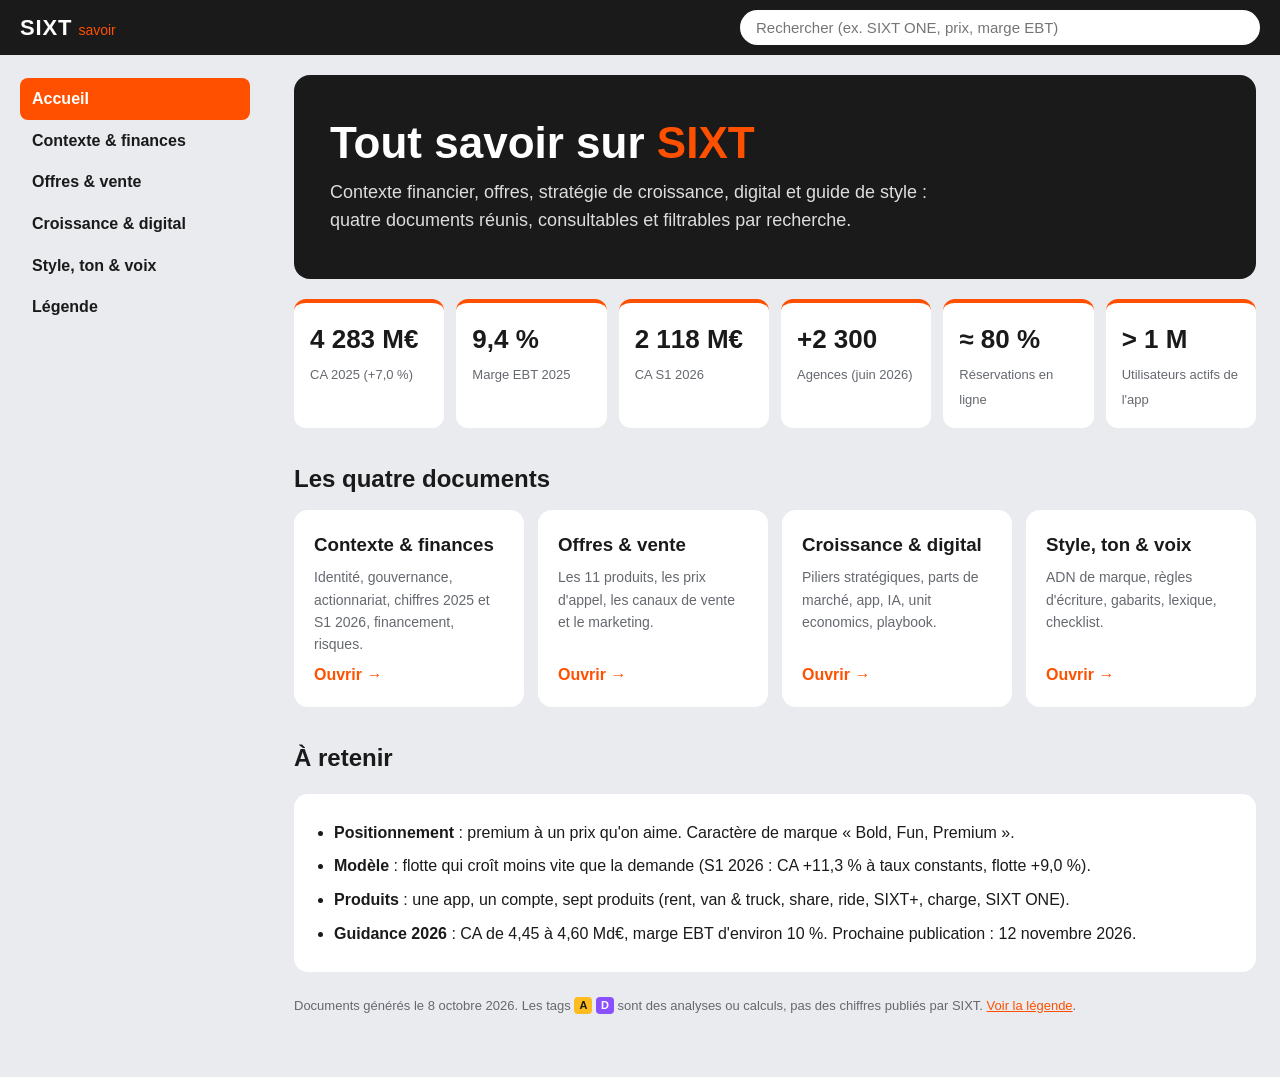
<file: site/index.html>
<!doctype html>
<html lang="fr"><head><meta charset="utf-8">
<meta name="viewport" content="width=device-width, initial-scale=1">
<title>Accueil | Base de connaissances SIXT</title>
<link rel="stylesheet" href="style.css"></head>
<body>
<header class="top">
  <button id="menu" aria-label="Menu">☰</button>
  <a class="brand" href="index.html">SIXT<span>savoir</span></a>
  <div class="search"><input id="q" type="search" placeholder="Rechercher (ex. SIXT ONE, prix, marge EBT)" autocomplete="off"><div id="res"></div></div>
</header>
<div class="wrap">
  <aside id="side"><nav><a href="index.html" class="on">Accueil</a>
<a href="contexte.html" class="">Contexte & finances</a>
<a href="offres.html" class="">Offres & vente</a>
<a href="croissance.html" class="">Croissance & digital</a>
<a href="style.html" class="">Style, ton & voix</a>
<a href="legende.html" class="">Légende</a></nav></aside>
  <main><section class="hero"><h1>Tout savoir sur <em>SIXT</em></h1>
<p>Contexte financier, offres, stratégie de croissance, digital et guide de style : quatre documents réunis, consultables et filtrables par recherche.</p></section>
<div class="kpis"><div class="kpi"><b>4 283 M€</b><span>CA 2025 (+7,0 %)</span></div><div class="kpi"><b>9,4 %</b><span>Marge EBT 2025</span></div><div class="kpi"><b>2 118 M€</b><span>CA S1 2026</span></div><div class="kpi"><b>+2 300</b><span>Agences (juin 2026)</span></div><div class="kpi"><b>≈ 80 %</b><span>Réservations en ligne</span></div><div class="kpi"><b>> 1 M</b><span>Utilisateurs actifs de l'app</span></div></div>
<h2 class="sec">Les quatre documents</h2><div class="cards"><a class="card" href="contexte.html"><h3>Contexte & finances</h3><p>Identité, gouvernance, actionnariat, chiffres 2025 et S1 2026, financement, risques.</p><span>Ouvrir →</span></a><a class="card" href="offres.html"><h3>Offres & vente</h3><p>Les 11 produits, les prix d'appel, les canaux de vente et le marketing.</p><span>Ouvrir →</span></a><a class="card" href="croissance.html"><h3>Croissance & digital</h3><p>Piliers stratégiques, parts de marché, app, IA, unit economics, playbook.</p><span>Ouvrir →</span></a><a class="card" href="style.html"><h3>Style, ton & voix</h3><p>ADN de marque, règles d'écriture, gabarits, lexique, checklist.</p><span>Ouvrir →</span></a></div>
<h2 class="sec">À retenir</h2><ul class="keys">
<li><b>Positionnement</b> : premium à un prix qu'on aime. Caractère de marque « Bold, Fun, Premium ».</li>
<li><b>Modèle</b> : flotte qui croît moins vite que la demande (S1 2026 : CA +11,3 % à taux constants, flotte +9,0 %).</li>
<li><b>Produits</b> : une app, un compte, sept produits (rent, van &amp; truck, share, ride, SIXT+, charge, SIXT ONE).</li>
<li><b>Guidance 2026</b> : CA de 4,45 à 4,60 Md€, marge EBT d'environ 10 %. Prochaine publication : 12 novembre 2026.</li>
</ul>
  <footer>Documents générés le 8 octobre 2026. Les tags <span class="tag tag-A">A</span> <span class="tag tag-D">D</span> sont des analyses ou calculs, pas des chiffres publiés par SIXT. <a href="legende.html">Voir la légende</a>.</footer></main>
</div>
<script src="search-index.js"></script><script src="app.js"></script>
</body></html>
</file>
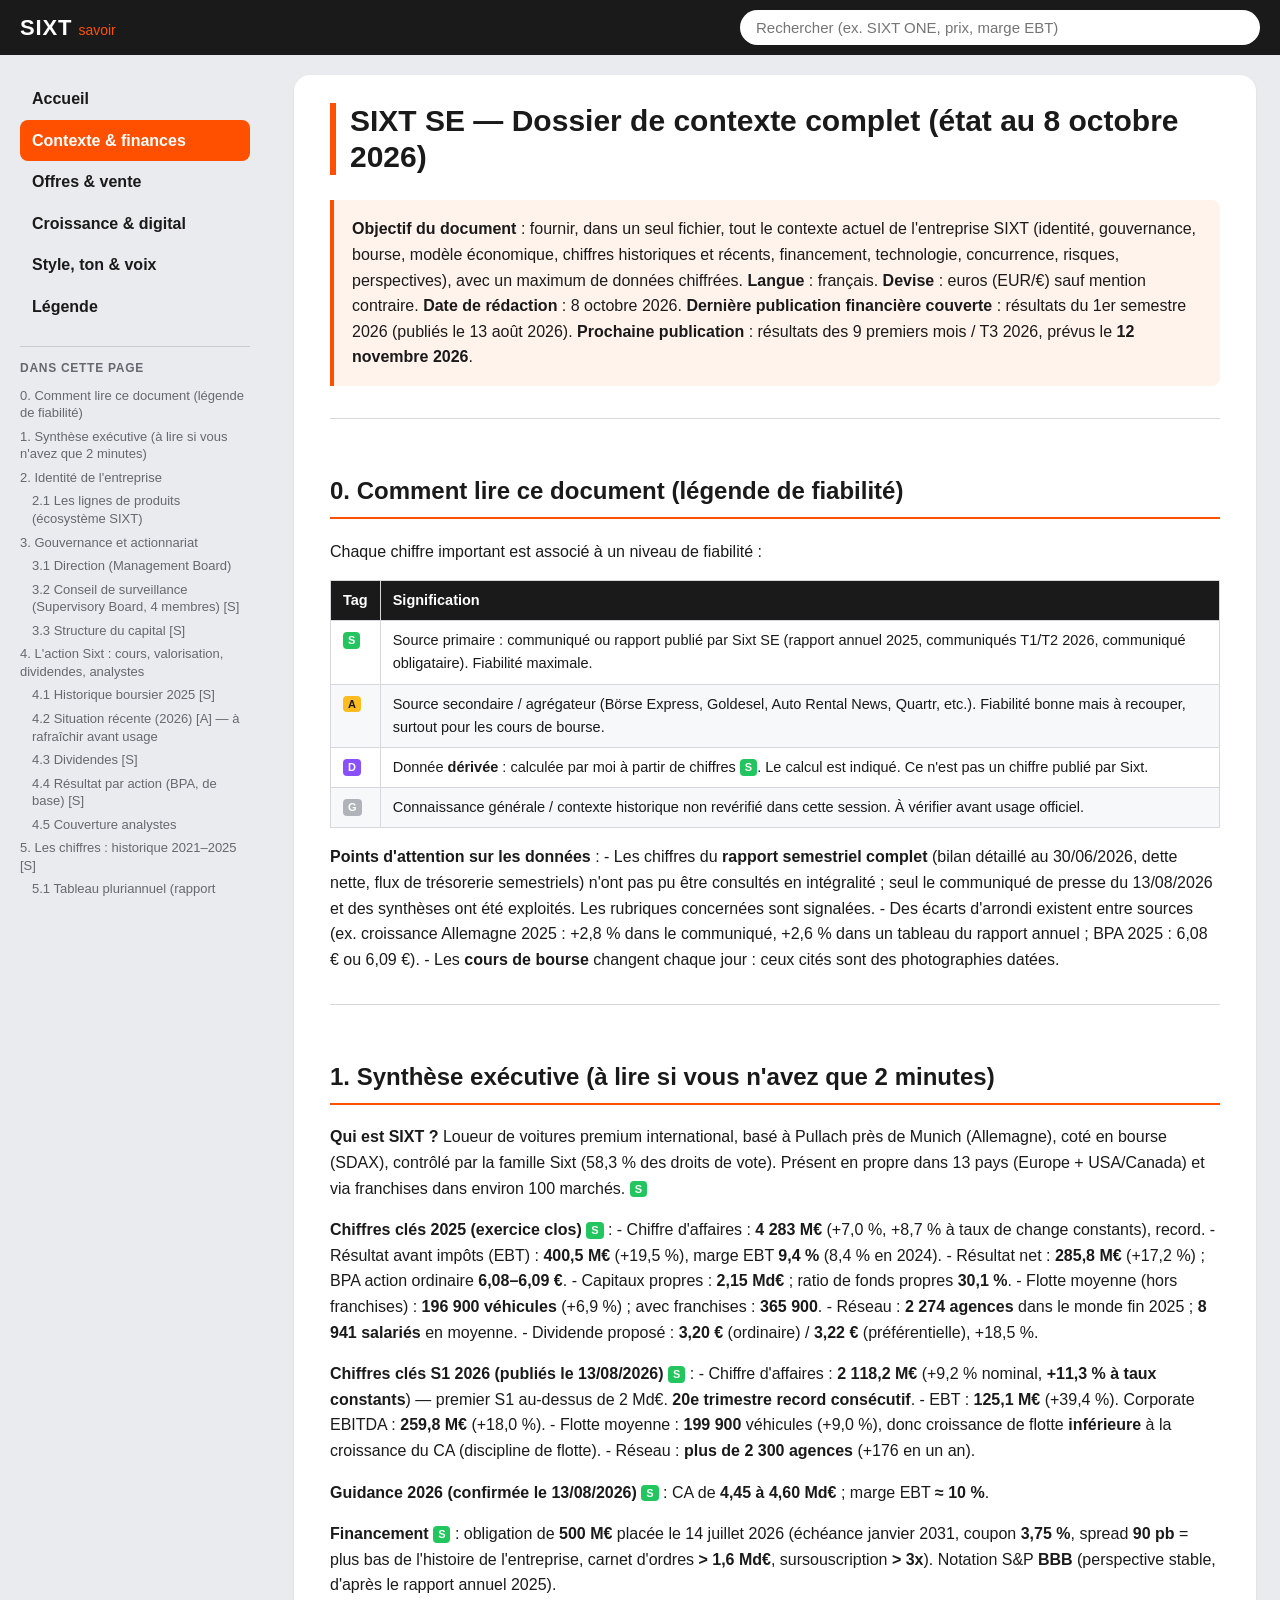
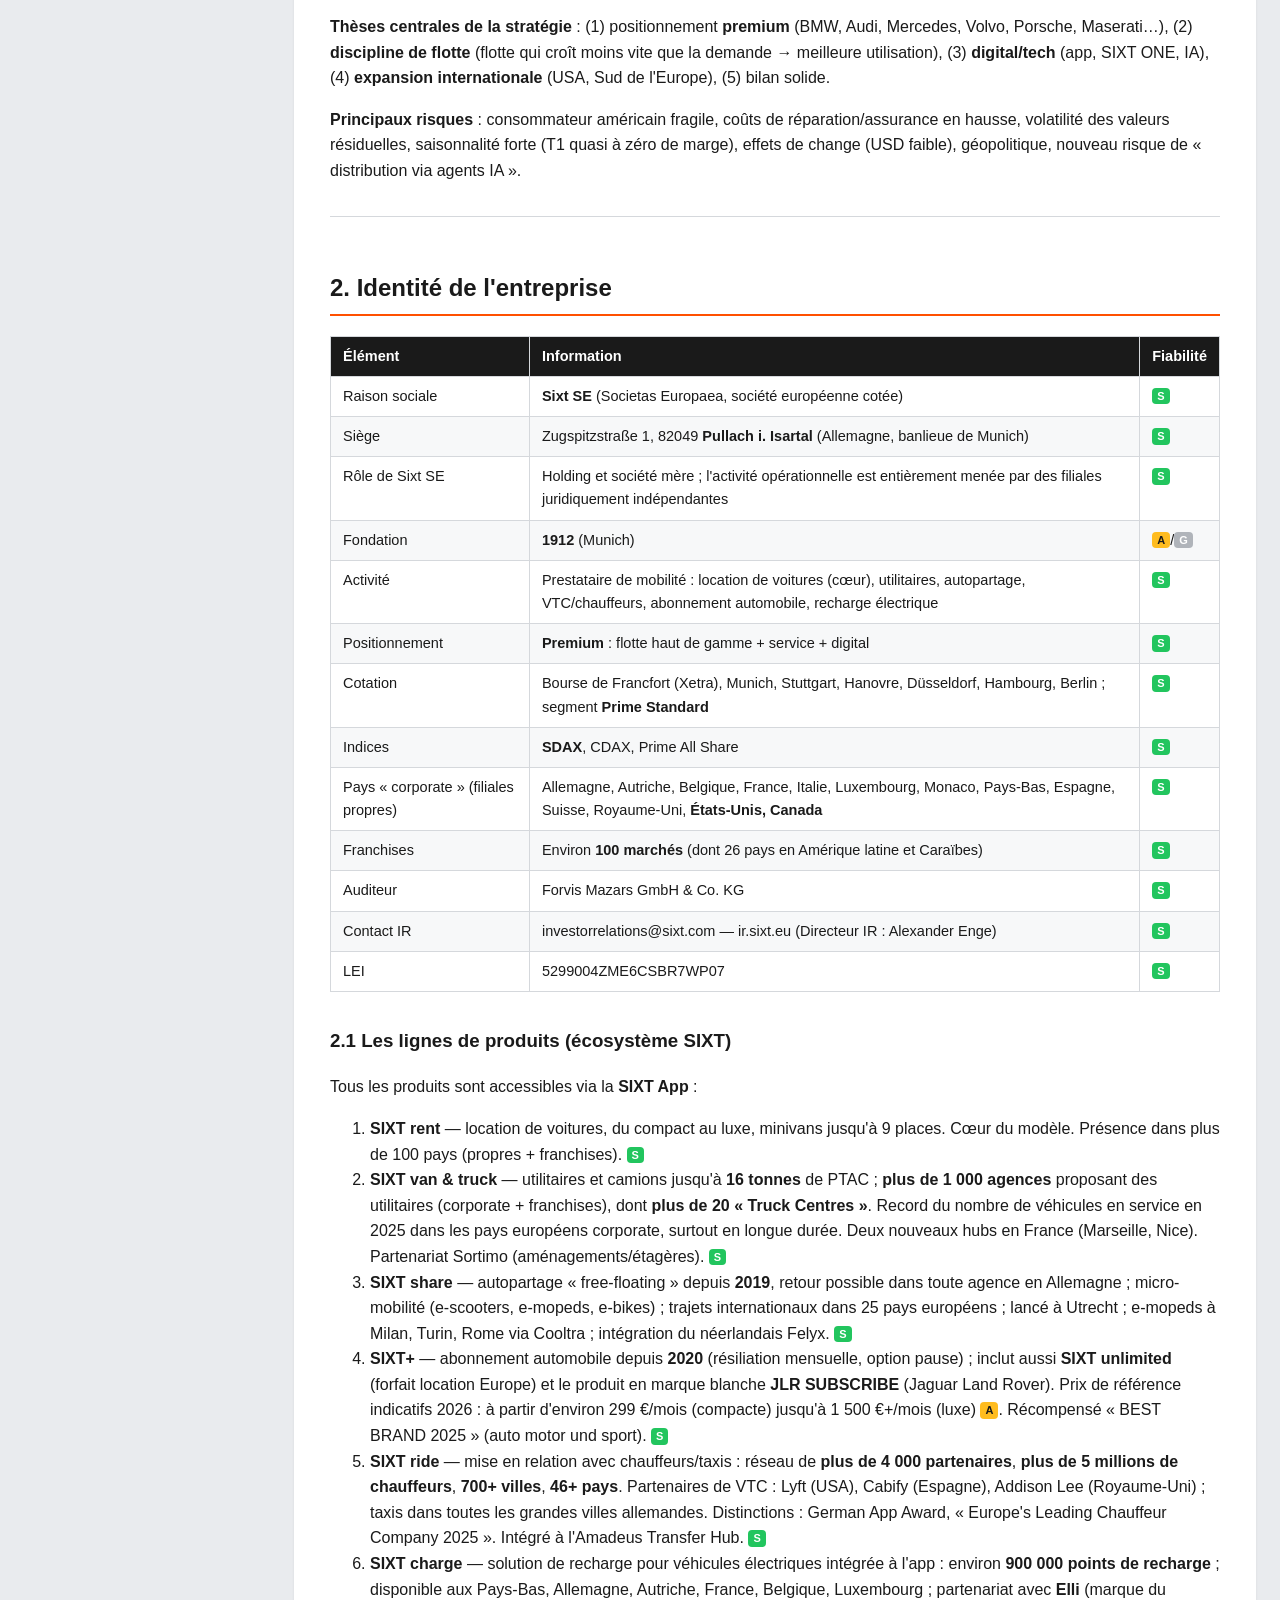
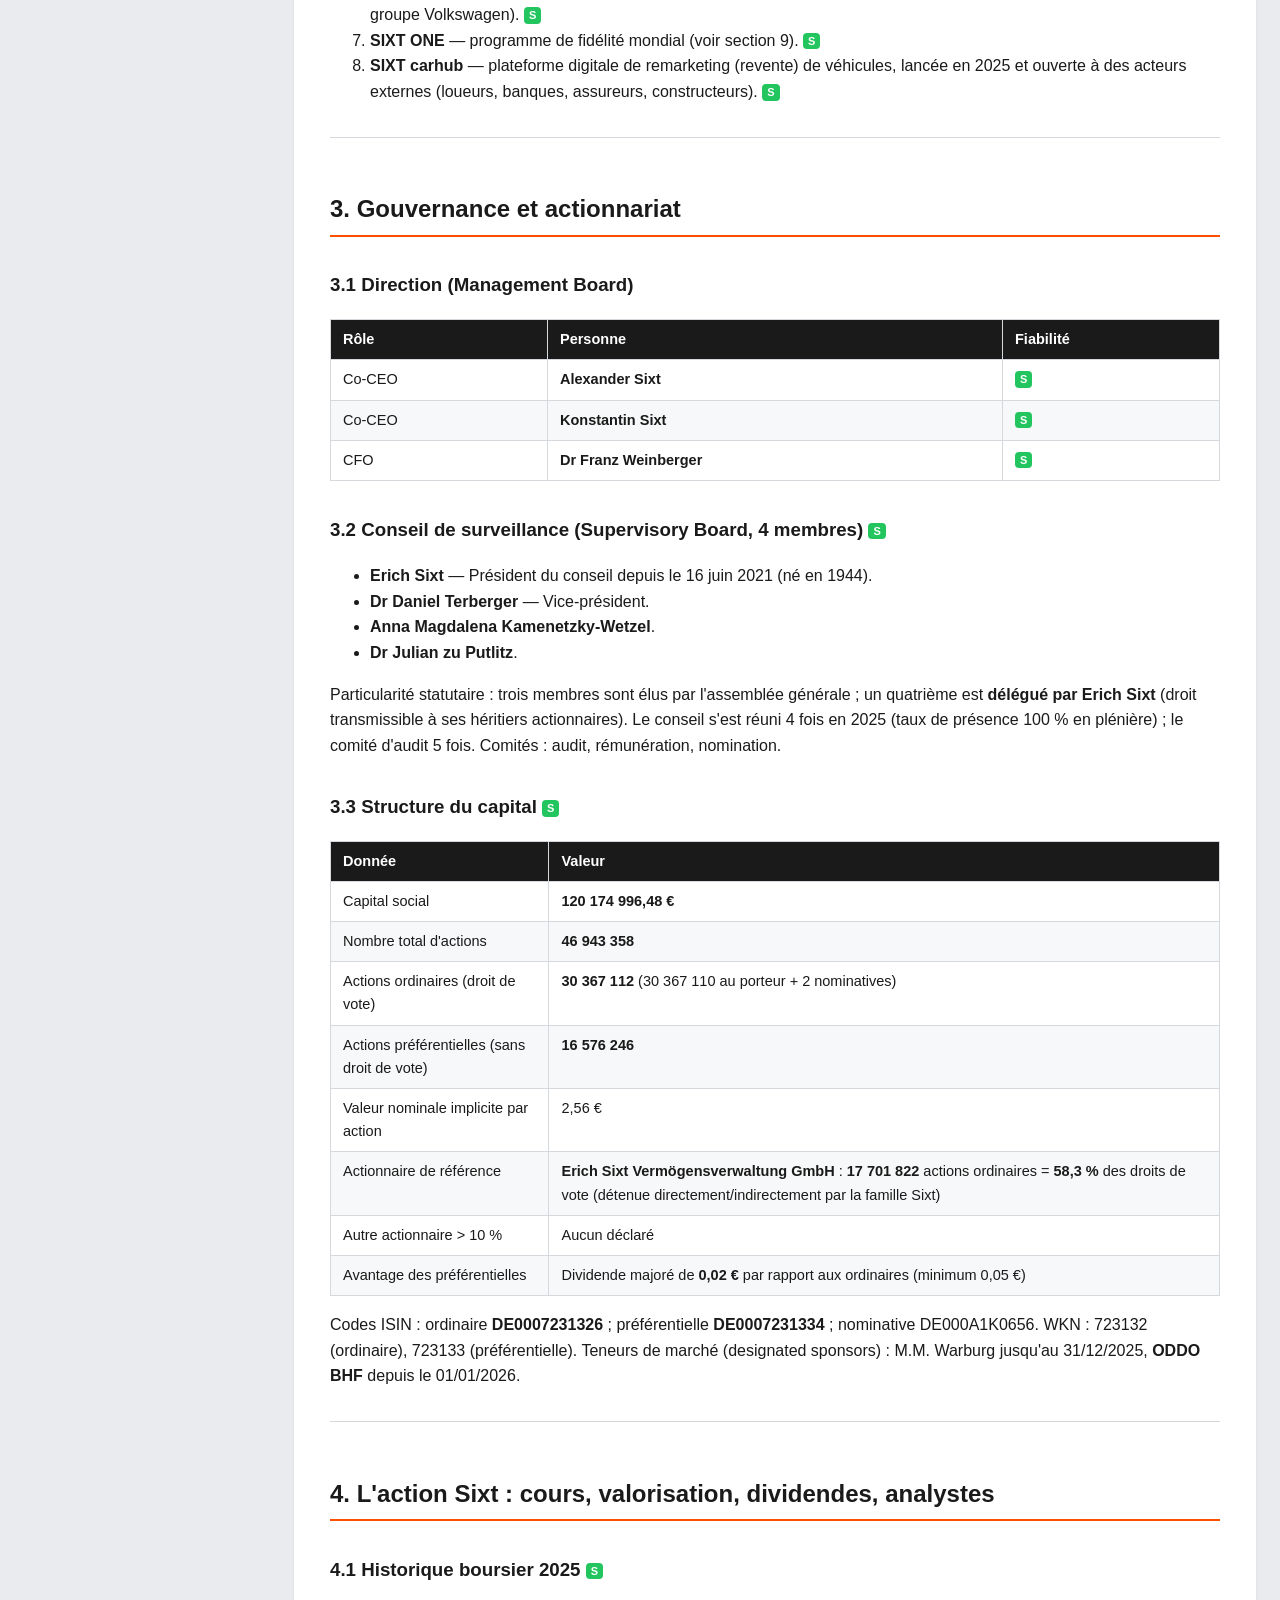
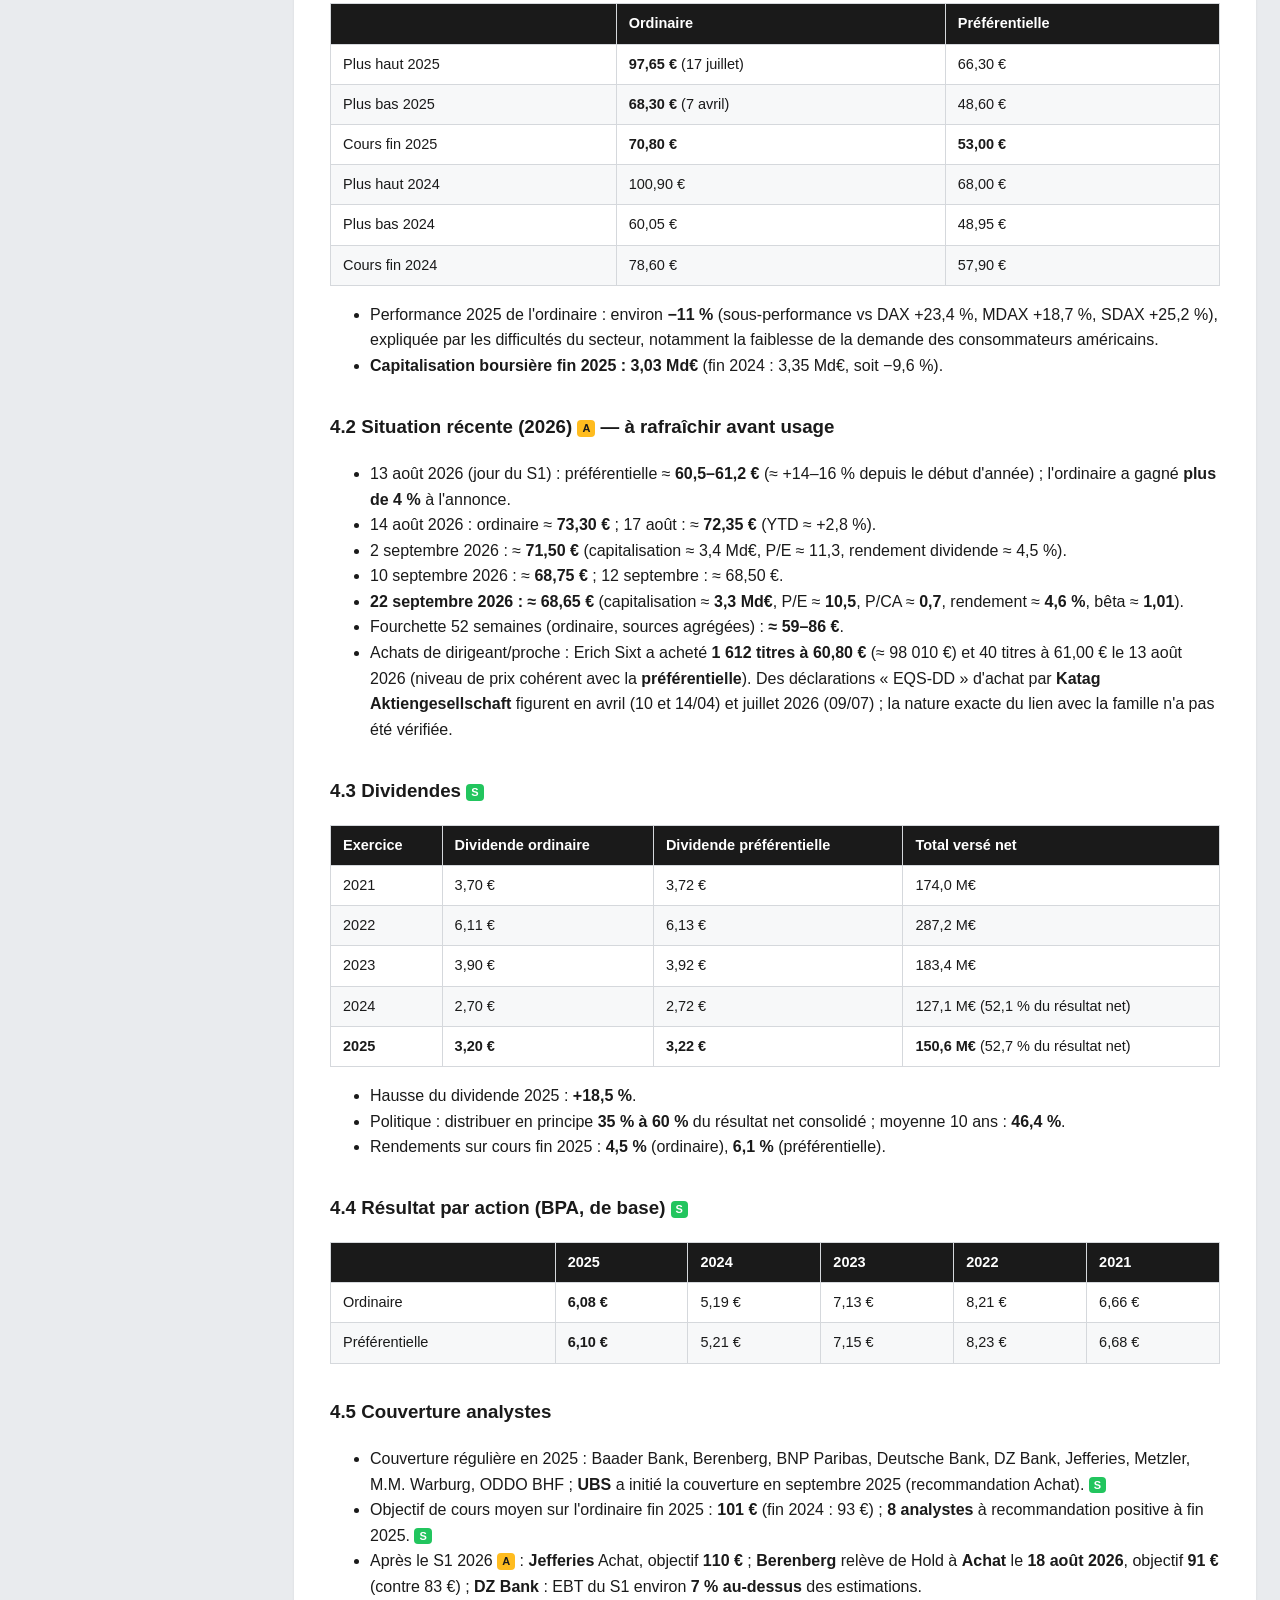
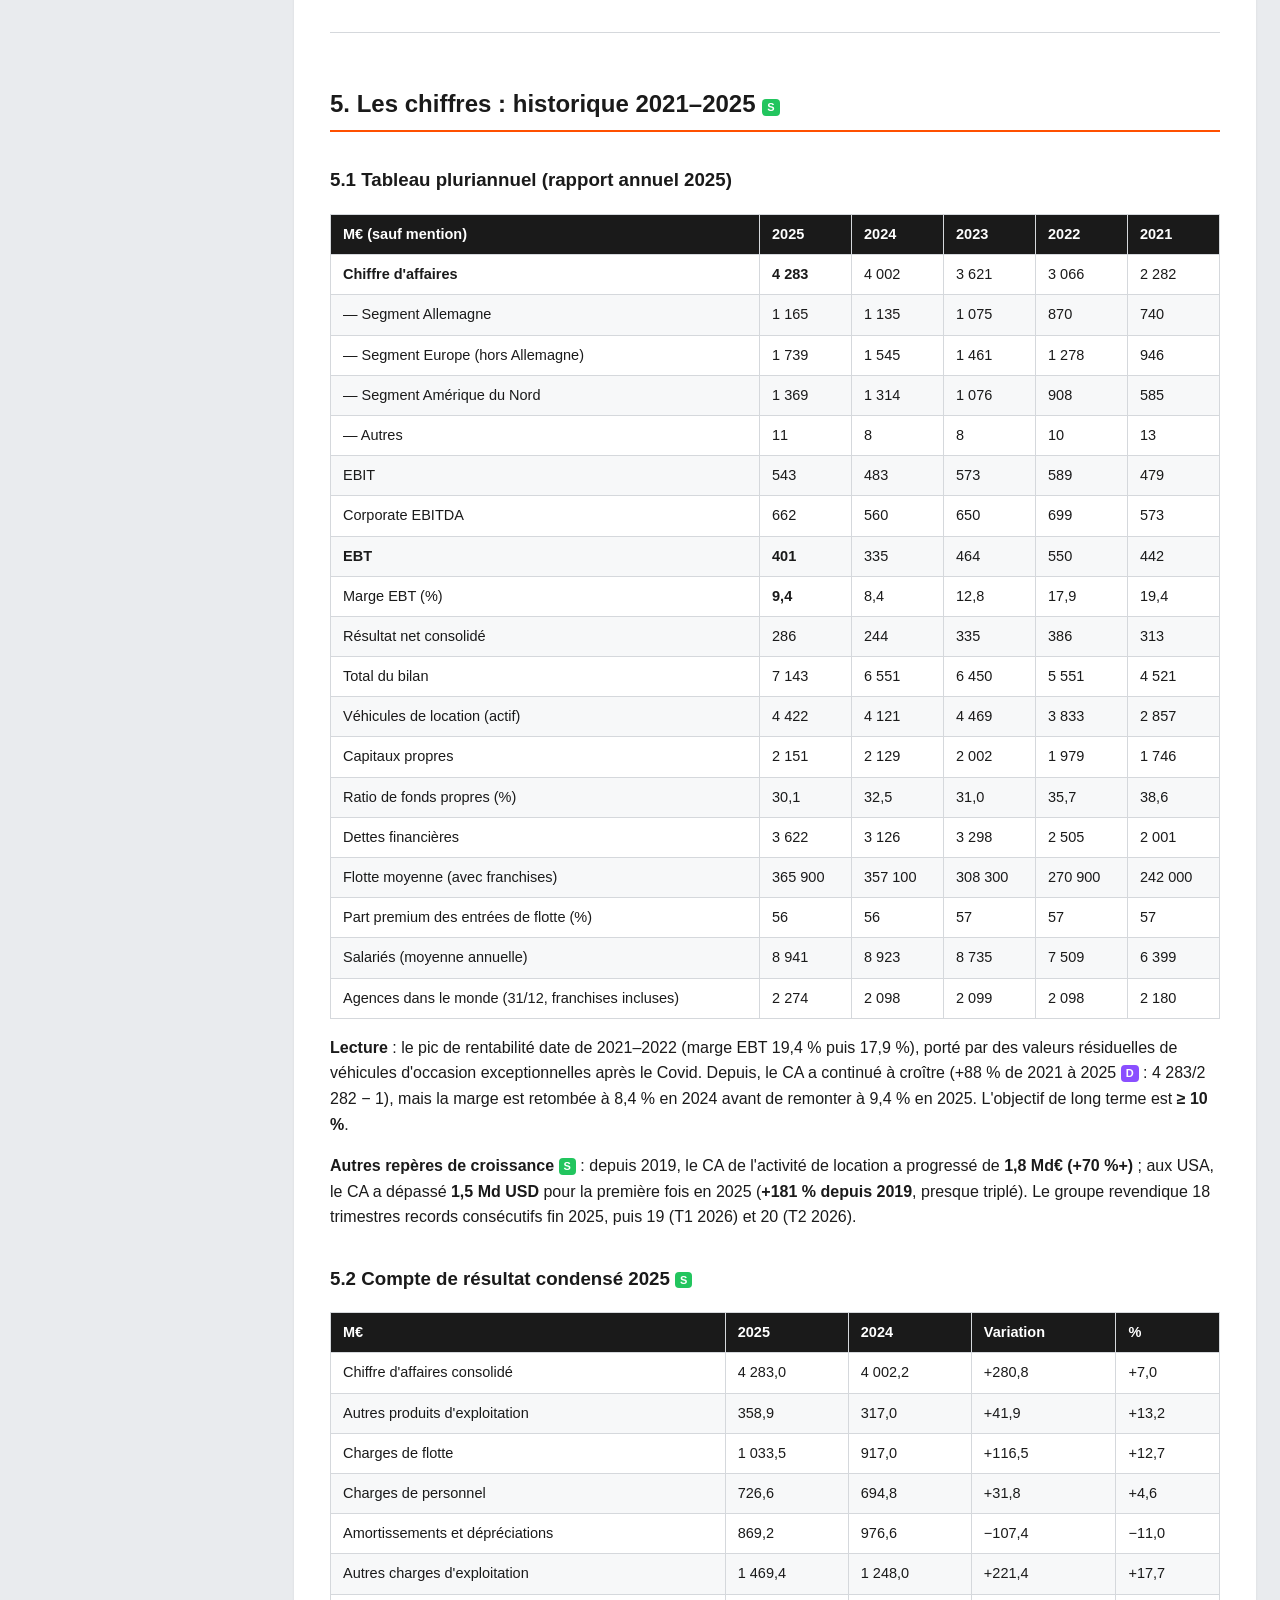
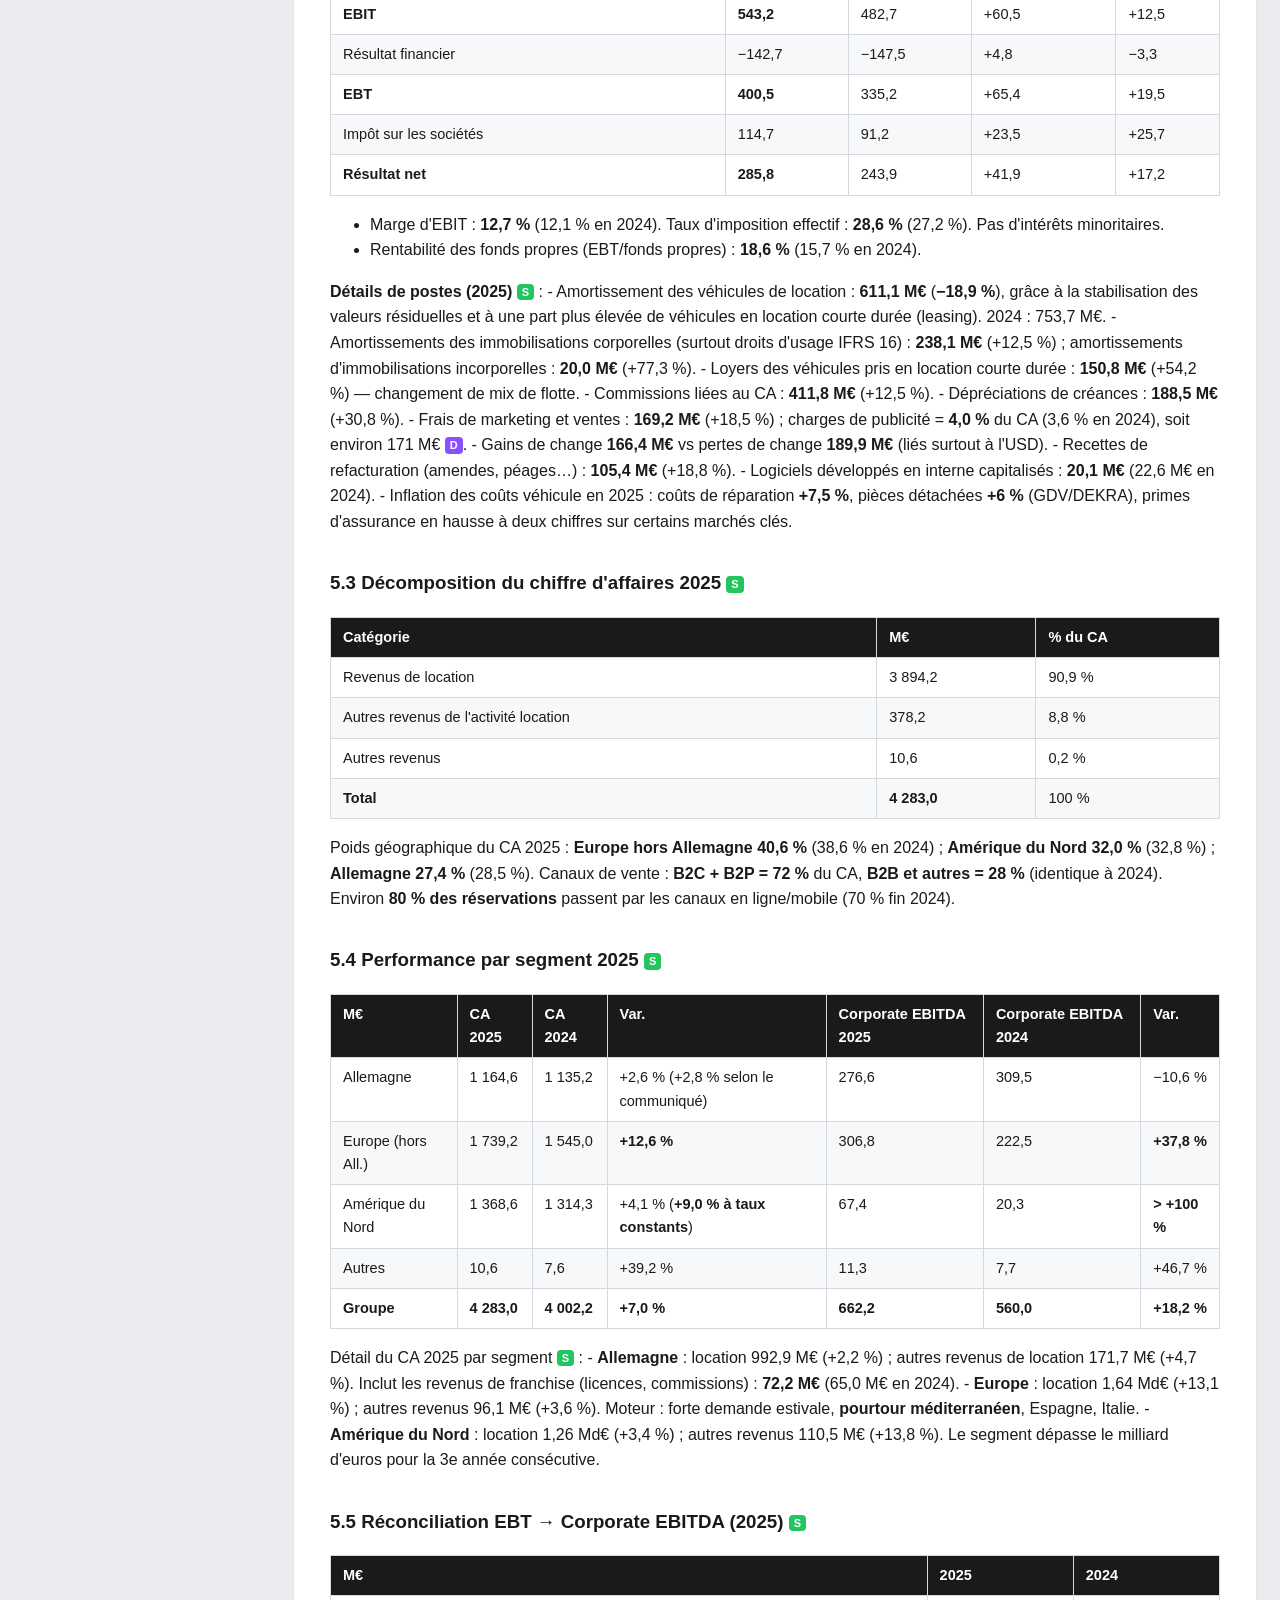
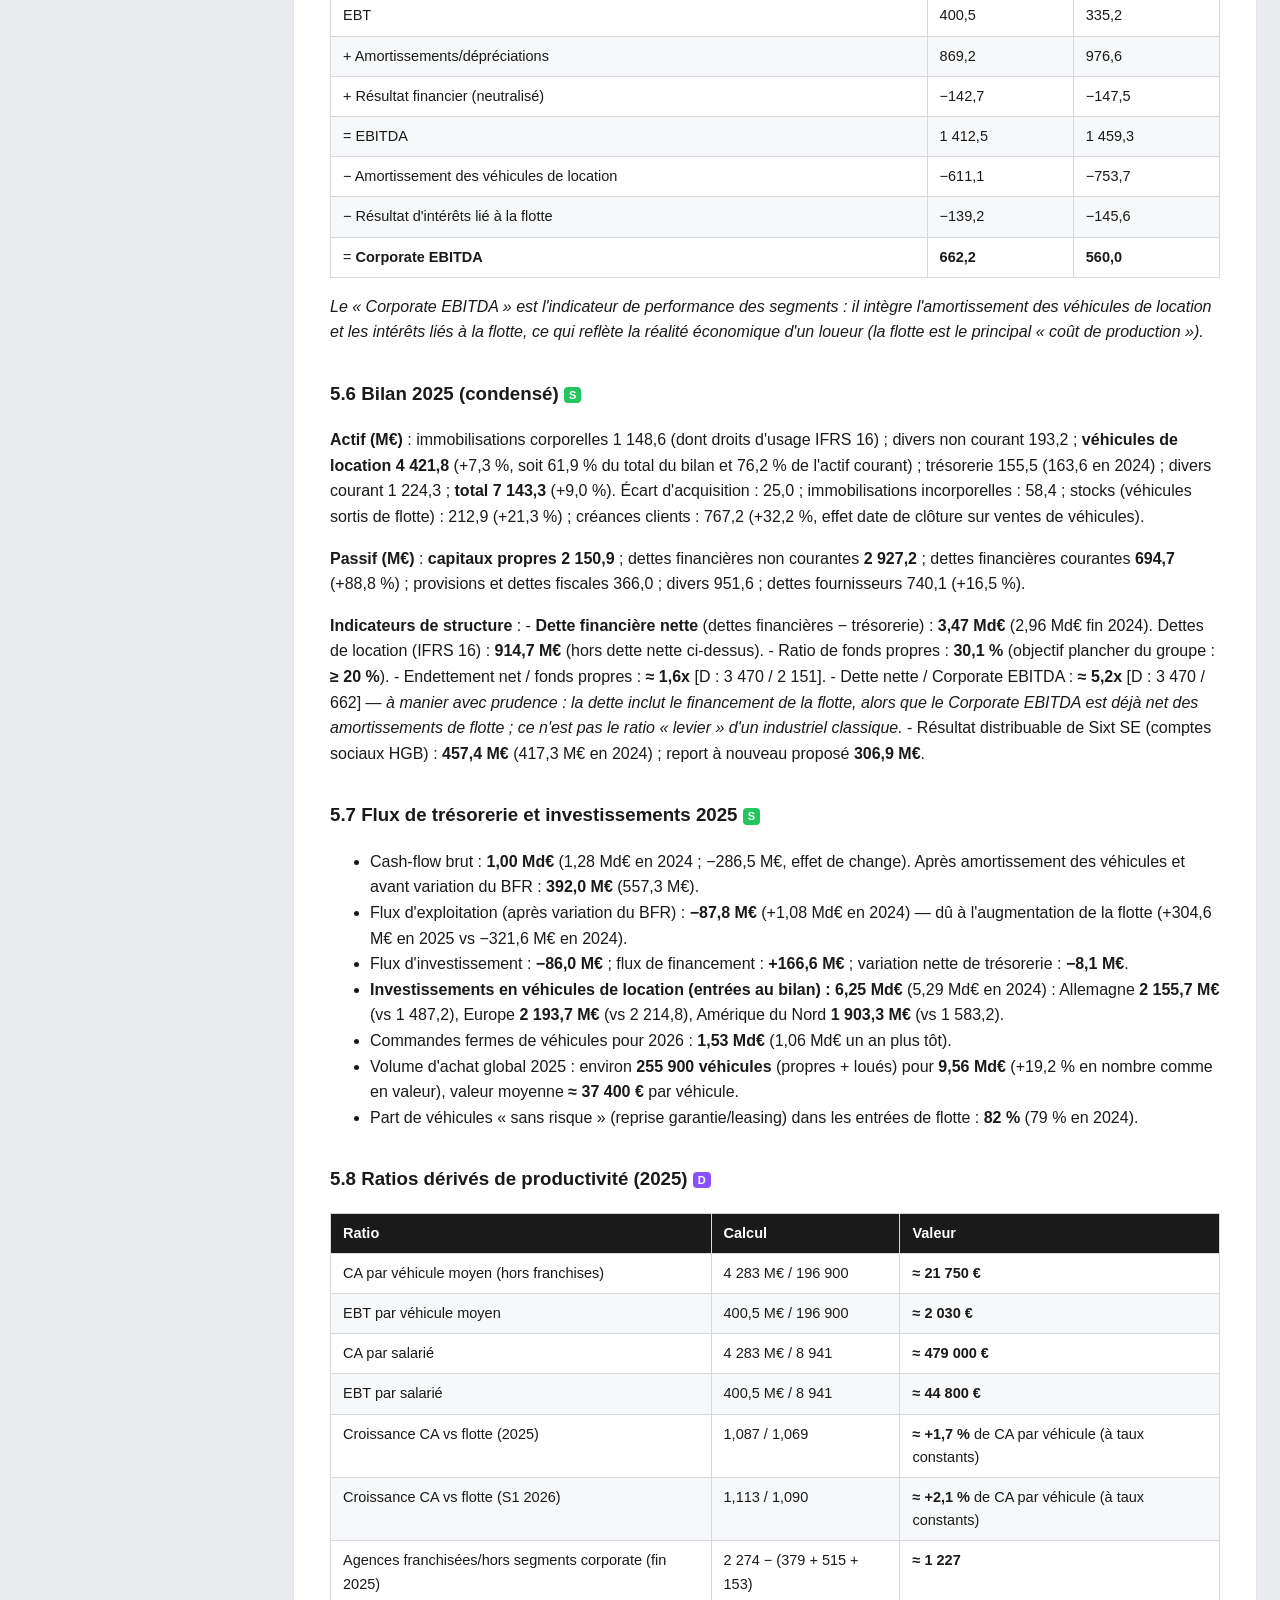
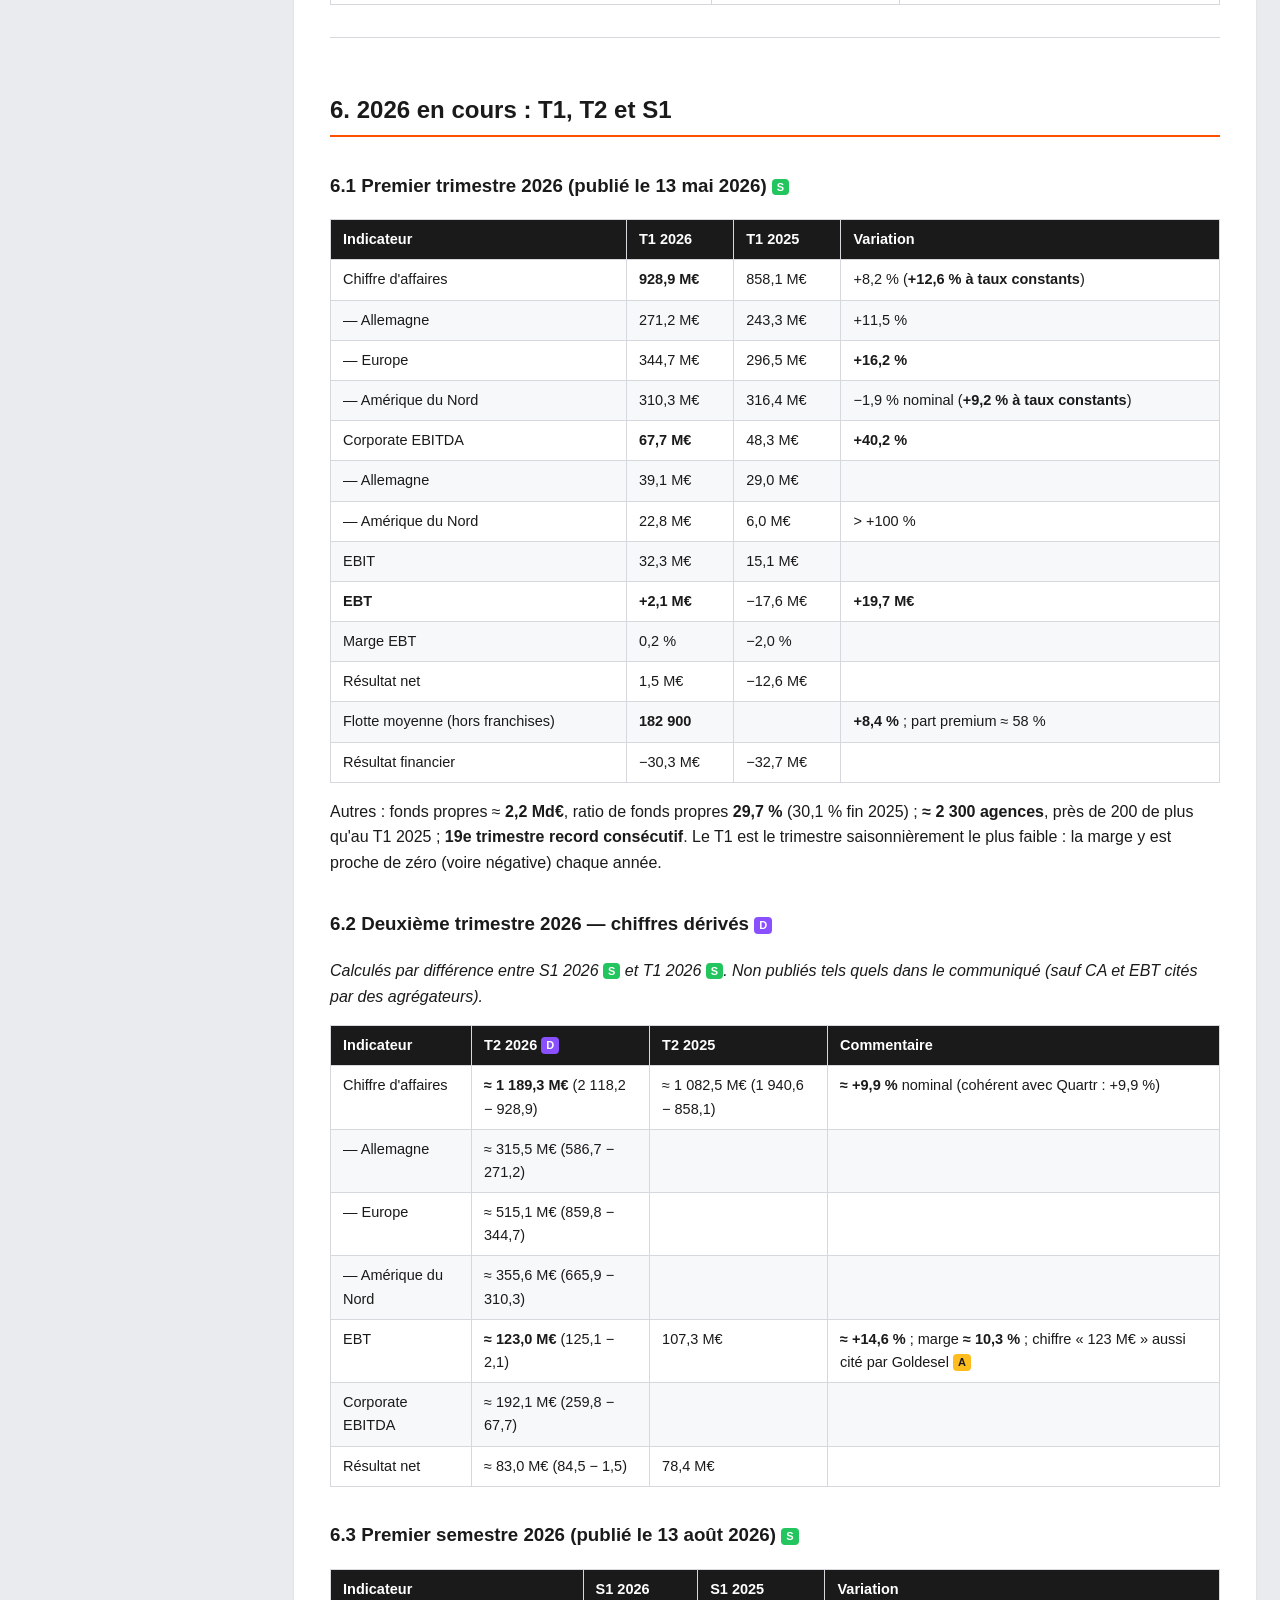
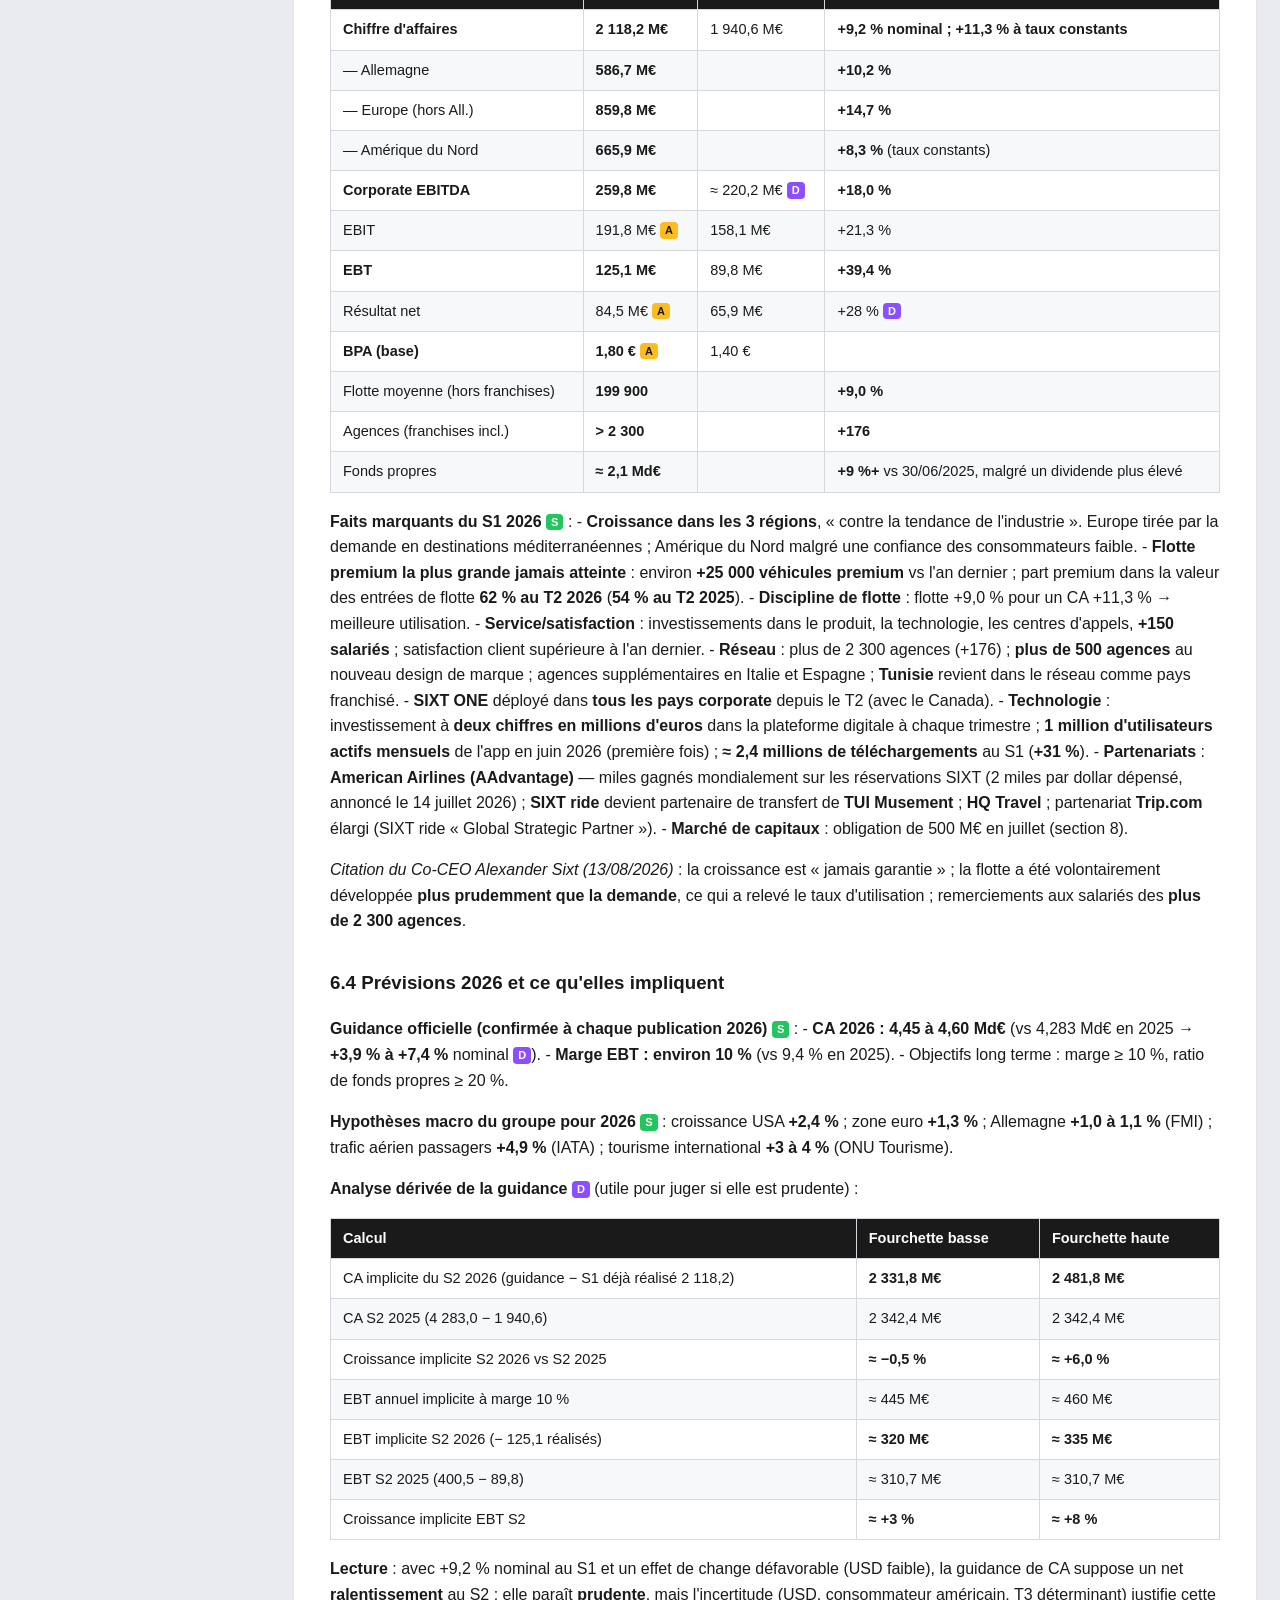
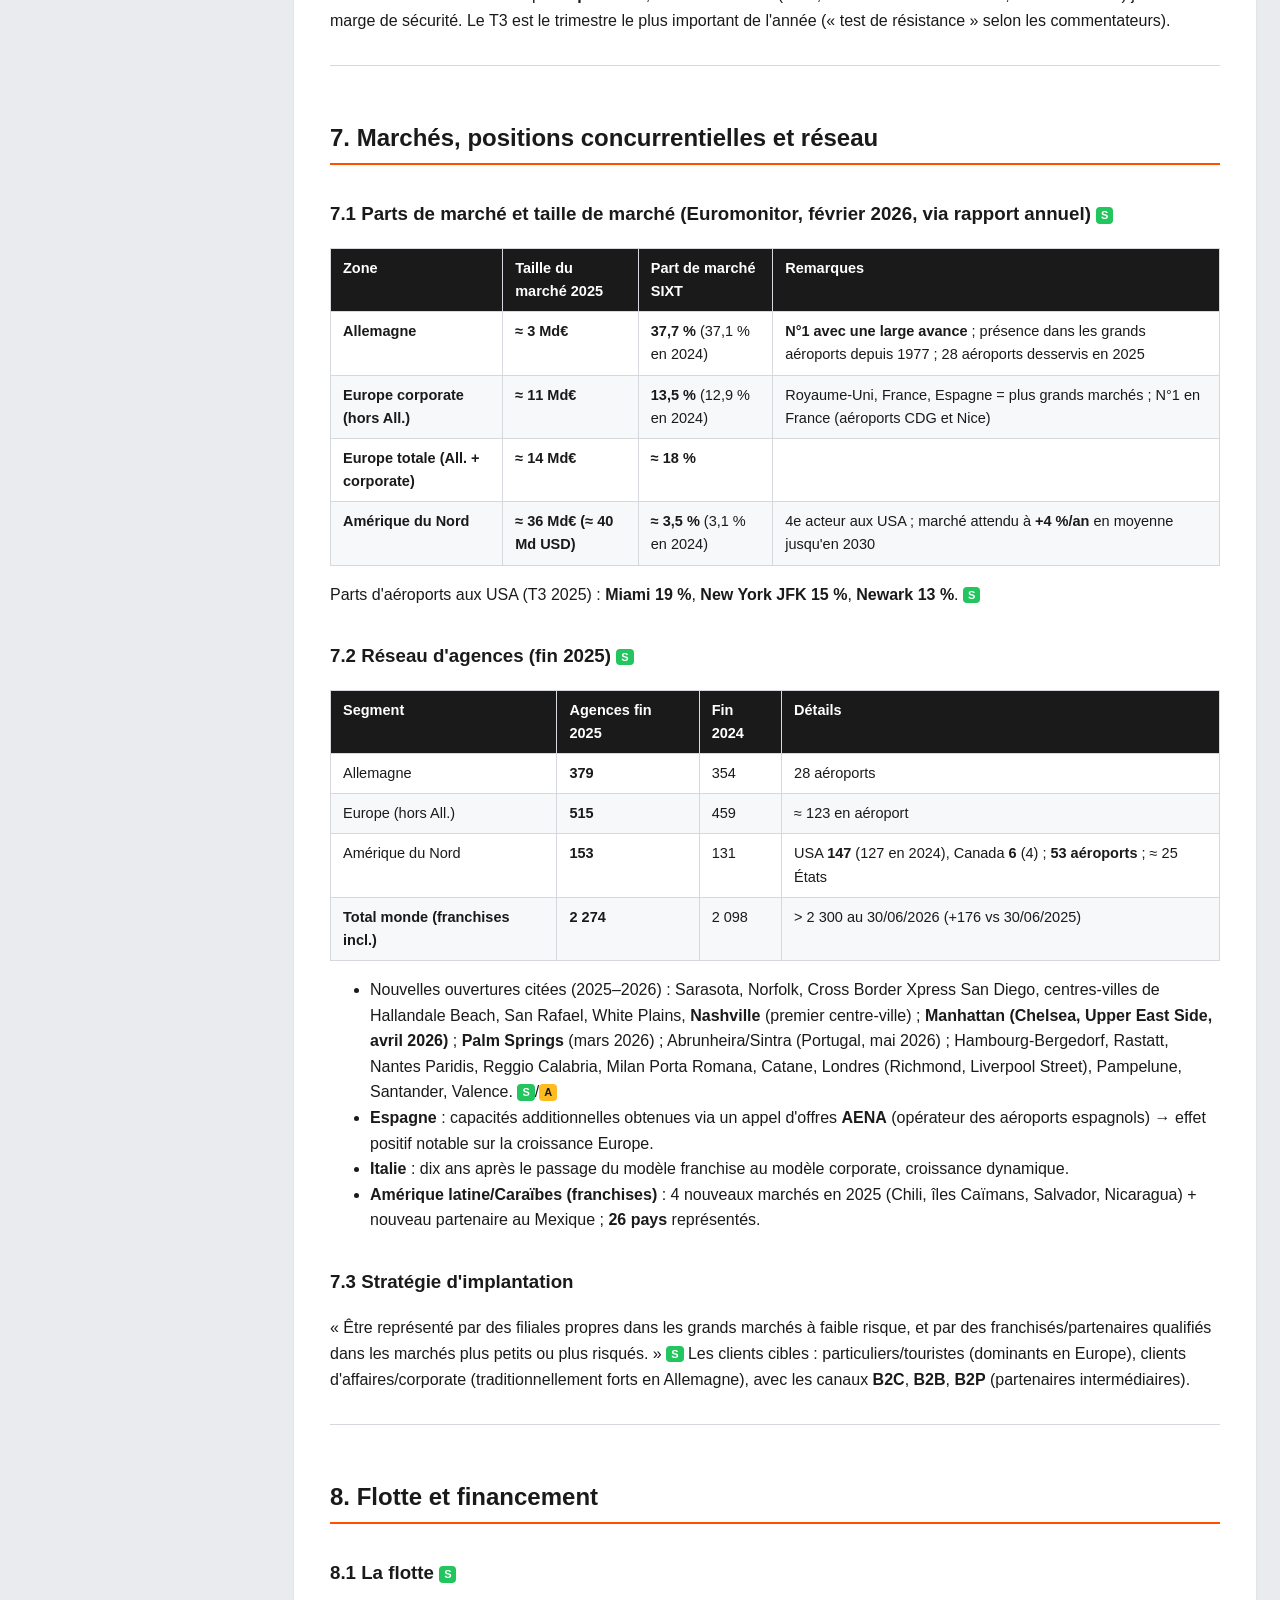
<file: site/contexte.html>
<!doctype html>
<html lang="fr"><head><meta charset="utf-8">
<meta name="viewport" content="width=device-width, initial-scale=1">
<title>Contexte &amp; finances | Base de connaissances SIXT</title>
<link rel="stylesheet" href="style.css"></head>
<body>
<header class="top">
  <button id="menu" aria-label="Menu">☰</button>
  <a class="brand" href="index.html">SIXT<span>savoir</span></a>
  <div class="search"><input id="q" type="search" placeholder="Rechercher (ex. SIXT ONE, prix, marge EBT)" autocomplete="off"><div id="res"></div></div>
</header>
<div class="wrap">
  <aside id="side"><nav><a href="index.html" class="">Accueil</a>
<a href="contexte.html" class="on">Contexte & finances</a>
<a href="offres.html" class="">Offres & vente</a>
<a href="croissance.html" class="">Croissance & digital</a>
<a href="style.html" class="">Style, ton & voix</a>
<a href="legende.html" class="">Légende</a></nav><div class="toc"><h4>Dans cette page</h4><a class="l2" href="#0-comment-lire-ce-document-legende-de-fiabilite">0. Comment lire ce document (légende de fiabilité)</a><a class="l2" href="#1-synthese-executive-a-lire-si-vous-navez-que-2-minutes">1. Synthèse exécutive (à lire si vous n&#x27;avez que 2 minutes)</a><a class="l2" href="#2-identite-de-lentreprise">2. Identité de l&#x27;entreprise</a><a class="l3" href="#21-les-lignes-de-produits-ecosysteme-sixt">2.1 Les lignes de produits (écosystème SIXT)</a><a class="l2" href="#3-gouvernance-et-actionnariat">3. Gouvernance et actionnariat</a><a class="l3" href="#31-direction-management-board">3.1 Direction (Management Board)</a><a class="l3" href="#32-conseil-de-surveillance-supervisory-board-4-membres-s">3.2 Conseil de surveillance (Supervisory Board, 4 membres) [S]</a><a class="l3" href="#33-structure-du-capital-s">3.3 Structure du capital [S]</a><a class="l2" href="#4-laction-sixt-cours-valorisation-dividendes-analystes">4. L&#x27;action Sixt : cours, valorisation, dividendes, analystes</a><a class="l3" href="#41-historique-boursier-2025-s">4.1 Historique boursier 2025 [S]</a><a class="l3" href="#42-situation-recente-2026-a-a-rafraichir-avant-usage">4.2 Situation récente (2026) [A] — à rafraîchir avant usage</a><a class="l3" href="#43-dividendes-s">4.3 Dividendes [S]</a><a class="l3" href="#44-resultat-par-action-bpa-de-base-s">4.4 Résultat par action (BPA, de base) [S]</a><a class="l3" href="#45-couverture-analystes">4.5 Couverture analystes</a><a class="l2" href="#5-les-chiffres-historique-20212025-s">5. Les chiffres : historique 2021–2025 [S]</a><a class="l3" href="#51-tableau-pluriannuel-rapport-annuel-2025">5.1 Tableau pluriannuel (rapport annuel 2025)</a><a class="l3" href="#52-compte-de-resultat-condense-2025-s">5.2 Compte de résultat condensé 2025 [S]</a><a class="l3" href="#53-decomposition-du-chiffre-daffaires-2025-s">5.3 Décomposition du chiffre d&#x27;affaires 2025 [S]</a><a class="l3" href="#54-performance-par-segment-2025-s">5.4 Performance par segment 2025 [S]</a><a class="l3" href="#55-reconciliation-ebt-corporate-ebitda-2025-s">5.5 Réconciliation EBT → Corporate EBITDA (2025) [S]</a><a class="l3" href="#56-bilan-2025-condense-s">5.6 Bilan 2025 (condensé) [S]</a><a class="l3" href="#57-flux-de-tresorerie-et-investissements-2025-s">5.7 Flux de trésorerie et investissements 2025 [S]</a><a class="l3" href="#58-ratios-derives-de-productivite-2025-d">5.8 Ratios dérivés de productivité (2025) [D]</a><a class="l2" href="#6-2026-en-cours-t1-t2-et-s1">6. 2026 en cours : T1, T2 et S1</a><a class="l3" href="#61-premier-trimestre-2026-publie-le-13-mai-2026-s">6.1 Premier trimestre 2026 (publié le 13 mai 2026) [S]</a><a class="l3" href="#62-deuxieme-trimestre-2026-chiffres-derives-d">6.2 Deuxième trimestre 2026 — chiffres dérivés [D]</a><a class="l3" href="#63-premier-semestre-2026-publie-le-13-aout-2026-s">6.3 Premier semestre 2026 (publié le 13 août 2026) [S]</a><a class="l3" href="#64-previsions-2026-et-ce-quelles-impliquent">6.4 Prévisions 2026 et ce qu&#x27;elles impliquent</a><a class="l2" href="#7-marches-positions-concurrentielles-et-reseau">7. Marchés, positions concurrentielles et réseau</a><a class="l3" href="#71-parts-de-marche-et-taille-de-marche-euromonitor-fevrier-2026-via-rapport-annuel-s">7.1 Parts de marché et taille de marché (Euromonitor, février 2026, via rapport annuel) [S]</a><a class="l3" href="#72-reseau-dagences-fin-2025-s">7.2 Réseau d&#x27;agences (fin 2025) [S]</a><a class="l3" href="#73-strategie-dimplantation">7.3 Stratégie d&#x27;implantation</a><a class="l2" href="#8-flotte-et-financement">8. Flotte et financement</a><a class="l3" href="#81-la-flotte-s">8.1 La flotte [S]</a><a class="l3" href="#82-structure-de-financement-s">8.2 Structure de financement [S]</a><a class="l2" href="#9-technologie-digital-et-marque">9. Technologie, digital et marque</a><a class="l3" href="#91-sixt-tech-s">9.1 SIXT TECH [S]</a><a class="l3" href="#92-lapp-sixt-s">9.2 L&#x27;app SIXT [S]</a><a class="l3" href="#93-sixt-one-programme-de-fidelite-mondial-s">9.3 SIXT ONE (programme de fidélité mondial) [S]</a><a class="l3" href="#94-marque-marketing-et-reconnaissance-s">9.4 Marque, marketing et reconnaissance [S]</a><a class="l2" href="#10-concurrence-et-environnement-sectoriel">10. Concurrence et environnement sectoriel</a><a class="l3" href="#101-paysage-concurrentiel">10.1 Paysage concurrentiel</a><a class="l3" href="#102-tendances-2026-a">10.2 Tendances 2026 [A]</a><a class="l2" href="#11-risques-et-facteurs-de-vigilance">11. Risques et facteurs de vigilance</a><a class="l2" href="#12-forces-faiblesses-opportunites-menaces-swot">12. Forces, faiblesses, opportunités, menaces (SWOT)</a><a class="l2" href="#13-calendrier-et-evenements-recents-chronologie">13. Calendrier et événements récents (chronologie)</a><a class="l2" href="#14-fiche-chiffres-a-retenir-cheat-sheet">14. Fiche « chiffres à retenir » (cheat sheet)</a><a class="l2" href="#15-glossaire">15. Glossaire</a><a class="l2" href="#16-limites-et-points-a-verifier-avant-tout-usage-officiel">16. Limites et points à vérifier avant tout usage officiel</a><a class="l2" href="#17-sources-principales">17. Sources principales</a></div></aside>
  <main><article><h1 id="sixt-se-dossier-de-contexte-complet-etat-au-8-octobre-2026">SIXT SE — Dossier de contexte complet (état au 8 octobre 2026)</h1>
<blockquote>
<p><strong>Objectif du document</strong> : fournir, dans un seul fichier, tout le contexte actuel de l'entreprise SIXT (identité, gouvernance, bourse, modèle économique, chiffres historiques et récents, financement, technologie, concurrence, risques, perspectives), avec un maximum de données chiffrées.
<strong>Langue</strong> : français. <strong>Devise</strong> : euros (EUR/€) sauf mention contraire. <strong>Date de rédaction</strong> : 8 octobre 2026.
<strong>Dernière publication financière couverte</strong> : résultats du 1er semestre 2026 (publiés le 13 août 2026). <strong>Prochaine publication</strong> : résultats des 9 premiers mois / T3 2026, prévus le <strong>12 novembre 2026</strong>.</p>
</blockquote>
<hr />
<h2 id="0-comment-lire-ce-document-legende-de-fiabilite">0. Comment lire ce document (légende de fiabilité)</h2>
<p>Chaque chiffre important est associé à un niveau de fiabilité :</p>
<div class="tw"><table>
<thead>
<tr>
<th>Tag</th>
<th>Signification</th>
</tr>
</thead>
<tbody>
<tr>
<td><strong><span class="tag tag-S" title="Source officielle SIXT">S</span></strong></td>
<td>Source primaire : communiqué ou rapport publié par Sixt SE (rapport annuel 2025, communiqués T1/T2 2026, communiqué obligataire). Fiabilité maximale.</td>
</tr>
<tr>
<td><strong><span class="tag tag-A" title="Analyse ou source secondaire, à vérifier">A</span></strong></td>
<td>Source secondaire / agrégateur (Börse Express, Goldesel, Auto Rental News, Quartr, etc.). Fiabilité bonne mais à recouper, surtout pour les cours de bourse.</td>
</tr>
<tr>
<td><strong><span class="tag tag-D" title="Donnée dérivée (calculée)">D</span></strong></td>
<td>Donnée <strong>dérivée</strong> : calculée par moi à partir de chiffres <span class="tag tag-S" title="Source officielle SIXT">S</span>. Le calcul est indiqué. Ce n'est pas un chiffre publié par Sixt.</td>
</tr>
<tr>
<td><strong><span class="tag tag-G" title="Connaissance générale, à vérifier">G</span></strong></td>
<td>Connaissance générale / contexte historique non revérifié dans cette session. À vérifier avant usage officiel.</td>
</tr>
</tbody>
</table></div>
<p><strong>Points d'attention sur les données</strong> :
- Les chiffres du <strong>rapport semestriel complet</strong> (bilan détaillé au 30/06/2026, dette nette, flux de trésorerie semestriels) n'ont pas pu être consultés en intégralité ; seul le communiqué de presse du 13/08/2026 et des synthèses ont été exploités. Les rubriques concernées sont signalées.
- Des écarts d'arrondi existent entre sources (ex. croissance Allemagne 2025 : +2,8 % dans le communiqué, +2,6 % dans un tableau du rapport annuel ; BPA 2025 : 6,08 € ou 6,09 €).
- Les <strong>cours de bourse</strong> changent chaque jour : ceux cités sont des photographies datées.</p>
<hr />
<h2 id="1-synthese-executive-a-lire-si-vous-navez-que-2-minutes">1. Synthèse exécutive (à lire si vous n'avez que 2 minutes)</h2>
<p><strong>Qui est SIXT ?</strong> Loueur de voitures premium international, basé à Pullach près de Munich (Allemagne), coté en bourse (SDAX), contrôlé par la famille Sixt (58,3 % des droits de vote). Présent en propre dans 13 pays (Europe + USA/Canada) et via franchises dans environ 100 marchés. <span class="tag tag-S" title="Source officielle SIXT">S</span></p>
<p><strong>Chiffres clés 2025 (exercice clos)</strong> <span class="tag tag-S" title="Source officielle SIXT">S</span> :
- Chiffre d'affaires : <strong>4 283 M€</strong> (+7,0 %, +8,7 % à taux de change constants), record.
- Résultat avant impôts (EBT) : <strong>400,5 M€</strong> (+19,5 %), marge EBT <strong>9,4 %</strong> (8,4 % en 2024).
- Résultat net : <strong>285,8 M€</strong> (+17,2 %) ; BPA action ordinaire <strong>6,08–6,09 €</strong>.
- Capitaux propres : <strong>2,15 Md€</strong> ; ratio de fonds propres <strong>30,1 %</strong>.
- Flotte moyenne (hors franchises) : <strong>196 900 véhicules</strong> (+6,9 %) ; avec franchises : <strong>365 900</strong>.
- Réseau : <strong>2 274 agences</strong> dans le monde fin 2025 ; <strong>8 941 salariés</strong> en moyenne.
- Dividende proposé : <strong>3,20 €</strong> (ordinaire) / <strong>3,22 €</strong> (préférentielle), +18,5 %.</p>
<p><strong>Chiffres clés S1 2026 (publiés le 13/08/2026)</strong> <span class="tag tag-S" title="Source officielle SIXT">S</span> :
- Chiffre d'affaires : <strong>2 118,2 M€</strong> (+9,2 % nominal, <strong>+11,3 % à taux constants</strong>) — premier S1 au-dessus de 2 Md€. <strong>20e trimestre record consécutif</strong>.
- EBT : <strong>125,1 M€</strong> (+39,4 %). Corporate EBITDA : <strong>259,8 M€</strong> (+18,0 %).
- Flotte moyenne : <strong>199 900</strong> véhicules (+9,0 %), donc croissance de flotte <strong>inférieure</strong> à la croissance du CA (discipline de flotte).
- Réseau : <strong>plus de 2 300 agences</strong> (+176 en un an).</p>
<p><strong>Guidance 2026 (confirmée le 13/08/2026)</strong> <span class="tag tag-S" title="Source officielle SIXT">S</span> : CA de <strong>4,45 à 4,60 Md€</strong> ; marge EBT <strong>≈ 10 %</strong>.</p>
<p><strong>Financement</strong> <span class="tag tag-S" title="Source officielle SIXT">S</span> : obligation de <strong>500 M€</strong> placée le 14 juillet 2026 (échéance janvier 2031, coupon <strong>3,75 %</strong>, spread <strong>90 pb</strong> = plus bas de l'histoire de l'entreprise, carnet d'ordres <strong>&gt; 1,6 Md€</strong>, sursouscription <strong>&gt; 3x</strong>). Notation S&amp;P <strong>BBB</strong> (perspective stable, d'après le rapport annuel 2025).</p>
<p><strong>Thèses centrales de la stratégie</strong> : (1) positionnement <strong>premium</strong> (BMW, Audi, Mercedes, Volvo, Porsche, Maserati…), (2) <strong>discipline de flotte</strong> (flotte qui croît moins vite que la demande → meilleure utilisation), (3) <strong>digital/tech</strong> (app, SIXT ONE, IA), (4) <strong>expansion internationale</strong> (USA, Sud de l'Europe), (5) bilan solide.</p>
<p><strong>Principaux risques</strong> : consommateur américain fragile, coûts de réparation/assurance en hausse, volatilité des valeurs résiduelles, saisonnalité forte (T1 quasi à zéro de marge), effets de change (USD faible), géopolitique, nouveau risque de « distribution via agents IA ».</p>
<hr />
<h2 id="2-identite-de-lentreprise">2. Identité de l'entreprise</h2>
<div class="tw"><table>
<thead>
<tr>
<th>Élément</th>
<th>Information</th>
<th>Fiabilité</th>
</tr>
</thead>
<tbody>
<tr>
<td>Raison sociale</td>
<td><strong>Sixt SE</strong> (Societas Europaea, société européenne cotée)</td>
<td><span class="tag tag-S" title="Source officielle SIXT">S</span></td>
</tr>
<tr>
<td>Siège</td>
<td>Zugspitzstraße 1, 82049 <strong>Pullach i. Isartal</strong> (Allemagne, banlieue de Munich)</td>
<td><span class="tag tag-S" title="Source officielle SIXT">S</span></td>
</tr>
<tr>
<td>Rôle de Sixt SE</td>
<td>Holding et société mère ; l'activité opérationnelle est entièrement menée par des filiales juridiquement indépendantes</td>
<td><span class="tag tag-S" title="Source officielle SIXT">S</span></td>
</tr>
<tr>
<td>Fondation</td>
<td><strong>1912</strong> (Munich)</td>
<td><span class="tag tag-A" title="Analyse ou source secondaire, à vérifier">A</span>/<span class="tag tag-G" title="Connaissance générale, à vérifier">G</span></td>
</tr>
<tr>
<td>Activité</td>
<td>Prestataire de mobilité : location de voitures (cœur), utilitaires, autopartage, VTC/chauffeurs, abonnement automobile, recharge électrique</td>
<td><span class="tag tag-S" title="Source officielle SIXT">S</span></td>
</tr>
<tr>
<td>Positionnement</td>
<td><strong>Premium</strong> : flotte haut de gamme + service + digital</td>
<td><span class="tag tag-S" title="Source officielle SIXT">S</span></td>
</tr>
<tr>
<td>Cotation</td>
<td>Bourse de Francfort (Xetra), Munich, Stuttgart, Hanovre, Düsseldorf, Hambourg, Berlin ; segment <strong>Prime Standard</strong></td>
<td><span class="tag tag-S" title="Source officielle SIXT">S</span></td>
</tr>
<tr>
<td>Indices</td>
<td><strong>SDAX</strong>, CDAX, Prime All Share</td>
<td><span class="tag tag-S" title="Source officielle SIXT">S</span></td>
</tr>
<tr>
<td>Pays « corporate » (filiales propres)</td>
<td>Allemagne, Autriche, Belgique, France, Italie, Luxembourg, Monaco, Pays-Bas, Espagne, Suisse, Royaume-Uni, <strong>États-Unis, Canada</strong></td>
<td><span class="tag tag-S" title="Source officielle SIXT">S</span></td>
</tr>
<tr>
<td>Franchises</td>
<td>Environ <strong>100 marchés</strong> (dont 26 pays en Amérique latine et Caraïbes)</td>
<td><span class="tag tag-S" title="Source officielle SIXT">S</span></td>
</tr>
<tr>
<td>Auditeur</td>
<td>Forvis Mazars GmbH &amp; Co. KG</td>
<td><span class="tag tag-S" title="Source officielle SIXT">S</span></td>
</tr>
<tr>
<td>Contact IR</td>
<td>investorrelations@sixt.com — ir.sixt.eu (Directeur IR : Alexander Enge)</td>
<td><span class="tag tag-S" title="Source officielle SIXT">S</span></td>
</tr>
<tr>
<td>LEI</td>
<td>5299004ZME6CSBR7WP07</td>
<td><span class="tag tag-S" title="Source officielle SIXT">S</span></td>
</tr>
</tbody>
</table></div>
<h3 id="21-les-lignes-de-produits-ecosysteme-sixt">2.1 Les lignes de produits (écosystème SIXT)</h3>
<p>Tous les produits sont accessibles via la <strong>SIXT App</strong> :</p>
<ol>
<li><strong>SIXT rent</strong> — location de voitures, du compact au luxe, minivans jusqu'à 9 places. Cœur du modèle. Présence dans plus de 100 pays (propres + franchises). <span class="tag tag-S" title="Source officielle SIXT">S</span></li>
<li><strong>SIXT van &amp; truck</strong> — utilitaires et camions jusqu'à <strong>16 tonnes</strong> de PTAC ; <strong>plus de 1 000 agences</strong> proposant des utilitaires (corporate + franchises), dont <strong>plus de 20 « Truck Centres »</strong>. Record du nombre de véhicules en service en 2025 dans les pays européens corporate, surtout en longue durée. Deux nouveaux hubs en France (Marseille, Nice). Partenariat Sortimo (aménagements/étagères). <span class="tag tag-S" title="Source officielle SIXT">S</span></li>
<li><strong>SIXT share</strong> — autopartage « free-floating » depuis <strong>2019</strong>, retour possible dans toute agence en Allemagne ; micro-mobilité (e-scooters, e-mopeds, e-bikes) ; trajets internationaux dans 25 pays européens ; lancé à Utrecht ; e-mopeds à Milan, Turin, Rome via Cooltra ; intégration du néerlandais Felyx. <span class="tag tag-S" title="Source officielle SIXT">S</span></li>
<li><strong>SIXT+</strong> — abonnement automobile depuis <strong>2020</strong> (résiliation mensuelle, option pause) ; inclut aussi <strong>SIXT unlimited</strong> (forfait location Europe) et le produit en marque blanche <strong>JLR SUBSCRIBE</strong> (Jaguar Land Rover). Prix de référence indicatifs 2026 : à partir d'environ 299 €/mois (compacte) jusqu'à 1 500 €+/mois (luxe) <span class="tag tag-A" title="Analyse ou source secondaire, à vérifier">A</span>. Récompensé « BEST BRAND 2025 » (auto motor und sport). <span class="tag tag-S" title="Source officielle SIXT">S</span></li>
<li><strong>SIXT ride</strong> — mise en relation avec chauffeurs/taxis : réseau de <strong>plus de 4 000 partenaires</strong>, <strong>plus de 5 millions de chauffeurs</strong>, <strong>700+ villes</strong>, <strong>46+ pays</strong>. Partenaires de VTC : Lyft (USA), Cabify (Espagne), Addison Lee (Royaume-Uni) ; taxis dans toutes les grandes villes allemandes. Distinctions : German App Award, « Europe's Leading Chauffeur Company 2025 ». Intégré à l'Amadeus Transfer Hub. <span class="tag tag-S" title="Source officielle SIXT">S</span></li>
<li><strong>SIXT charge</strong> — solution de recharge pour véhicules électriques intégrée à l'app : environ <strong>900 000 points de recharge</strong> ; disponible aux Pays-Bas, Allemagne, Autriche, France, Belgique, Luxembourg ; partenariat avec <strong>Elli</strong> (marque du groupe Volkswagen). <span class="tag tag-S" title="Source officielle SIXT">S</span></li>
<li><strong>SIXT ONE</strong> — programme de fidélité mondial (voir section 9). <span class="tag tag-S" title="Source officielle SIXT">S</span></li>
<li><strong>SIXT carhub</strong> — plateforme digitale de remarketing (revente) de véhicules, lancée en 2025 et ouverte à des acteurs externes (loueurs, banques, assureurs, constructeurs). <span class="tag tag-S" title="Source officielle SIXT">S</span></li>
</ol>
<hr />
<h2 id="3-gouvernance-et-actionnariat">3. Gouvernance et actionnariat</h2>
<h3 id="31-direction-management-board">3.1 Direction (Management Board)</h3>
<div class="tw"><table>
<thead>
<tr>
<th>Rôle</th>
<th>Personne</th>
<th>Fiabilité</th>
</tr>
</thead>
<tbody>
<tr>
<td>Co-CEO</td>
<td><strong>Alexander Sixt</strong></td>
<td><span class="tag tag-S" title="Source officielle SIXT">S</span></td>
</tr>
<tr>
<td>Co-CEO</td>
<td><strong>Konstantin Sixt</strong></td>
<td><span class="tag tag-S" title="Source officielle SIXT">S</span></td>
</tr>
<tr>
<td>CFO</td>
<td><strong>Dr Franz Weinberger</strong></td>
<td><span class="tag tag-S" title="Source officielle SIXT">S</span></td>
</tr>
</tbody>
</table></div>
<h3 id="32-conseil-de-surveillance-supervisory-board-4-membres-s">3.2 Conseil de surveillance (Supervisory Board, 4 membres) <span class="tag tag-S" title="Source officielle SIXT">S</span></h3>
<ul>
<li><strong>Erich Sixt</strong> — Président du conseil depuis le 16 juin 2021 (né en 1944).</li>
<li><strong>Dr Daniel Terberger</strong> — Vice-président.</li>
<li><strong>Anna Magdalena Kamenetzky-Wetzel</strong>.</li>
<li><strong>Dr Julian zu Putlitz</strong>.</li>
</ul>
<p>Particularité statutaire : trois membres sont élus par l'assemblée générale ; un quatrième est <strong>délégué par Erich Sixt</strong> (droit transmissible à ses héritiers actionnaires). Le conseil s'est réuni 4 fois en 2025 (taux de présence 100 % en plénière) ; le comité d'audit 5 fois. Comités : audit, rémunération, nomination.</p>
<h3 id="33-structure-du-capital-s">3.3 Structure du capital <span class="tag tag-S" title="Source officielle SIXT">S</span></h3>
<div class="tw"><table>
<thead>
<tr>
<th>Donnée</th>
<th>Valeur</th>
</tr>
</thead>
<tbody>
<tr>
<td>Capital social</td>
<td><strong>120 174 996,48 €</strong></td>
</tr>
<tr>
<td>Nombre total d'actions</td>
<td><strong>46 943 358</strong></td>
</tr>
<tr>
<td>Actions ordinaires (droit de vote)</td>
<td><strong>30 367 112</strong> (30 367 110 au porteur + 2 nominatives)</td>
</tr>
<tr>
<td>Actions préférentielles (sans droit de vote)</td>
<td><strong>16 576 246</strong></td>
</tr>
<tr>
<td>Valeur nominale implicite par action</td>
<td>2,56 €</td>
</tr>
<tr>
<td>Actionnaire de référence</td>
<td><strong>Erich Sixt Vermögensverwaltung GmbH</strong> : <strong>17 701 822</strong> actions ordinaires = <strong>58,3 %</strong> des droits de vote (détenue directement/indirectement par la famille Sixt)</td>
</tr>
<tr>
<td>Autre actionnaire &gt; 10 %</td>
<td>Aucun déclaré</td>
</tr>
<tr>
<td>Avantage des préférentielles</td>
<td>Dividende majoré de <strong>0,02 €</strong> par rapport aux ordinaires (minimum 0,05 €)</td>
</tr>
</tbody>
</table></div>
<p>Codes ISIN : ordinaire <strong>DE0007231326</strong> ; préférentielle <strong>DE0007231334</strong> ; nominative DE000A1K0656. WKN : 723132 (ordinaire), 723133 (préférentielle). Teneurs de marché (designated sponsors) : M.M. Warburg jusqu'au 31/12/2025, <strong>ODDO BHF</strong> depuis le 01/01/2026.</p>
<hr />
<h2 id="4-laction-sixt-cours-valorisation-dividendes-analystes">4. L'action Sixt : cours, valorisation, dividendes, analystes</h2>
<h3 id="41-historique-boursier-2025-s">4.1 Historique boursier 2025 <span class="tag tag-S" title="Source officielle SIXT">S</span></h3>
<div class="tw"><table>
<thead>
<tr>
<th></th>
<th>Ordinaire</th>
<th>Préférentielle</th>
</tr>
</thead>
<tbody>
<tr>
<td>Plus haut 2025</td>
<td><strong>97,65 €</strong> (17 juillet)</td>
<td>66,30 €</td>
</tr>
<tr>
<td>Plus bas 2025</td>
<td><strong>68,30 €</strong> (7 avril)</td>
<td>48,60 €</td>
</tr>
<tr>
<td>Cours fin 2025</td>
<td><strong>70,80 €</strong></td>
<td><strong>53,00 €</strong></td>
</tr>
<tr>
<td>Plus haut 2024</td>
<td>100,90 €</td>
<td>68,00 €</td>
</tr>
<tr>
<td>Plus bas 2024</td>
<td>60,05 €</td>
<td>48,95 €</td>
</tr>
<tr>
<td>Cours fin 2024</td>
<td>78,60 €</td>
<td>57,90 €</td>
</tr>
</tbody>
</table></div>
<ul>
<li>Performance 2025 de l'ordinaire : environ <strong>−11 %</strong> (sous-performance vs DAX +23,4 %, MDAX +18,7 %, SDAX +25,2 %), expliquée par les difficultés du secteur, notamment la faiblesse de la demande des consommateurs américains.</li>
<li><strong>Capitalisation boursière fin 2025 : 3,03 Md€</strong> (fin 2024 : 3,35 Md€, soit −9,6 %).</li>
</ul>
<h3 id="42-situation-recente-2026-a-a-rafraichir-avant-usage">4.2 Situation récente (2026) <span class="tag tag-A" title="Analyse ou source secondaire, à vérifier">A</span> — à rafraîchir avant usage</h3>
<ul>
<li>13 août 2026 (jour du S1) : préférentielle ≈ <strong>60,5–61,2 €</strong> (≈ +14–16 % depuis le début d'année) ; l'ordinaire a gagné <strong>plus de 4 %</strong> à l'annonce.</li>
<li>14 août 2026 : ordinaire ≈ <strong>73,30 €</strong> ; 17 août : ≈ <strong>72,35 €</strong> (YTD ≈ +2,8 %).</li>
<li>2 septembre 2026 : ≈ <strong>71,50 €</strong> (capitalisation ≈ 3,4 Md€, P/E ≈ 11,3, rendement dividende ≈ 4,5 %).</li>
<li>10 septembre 2026 : ≈ <strong>68,75 €</strong> ; 12 septembre : ≈ 68,50 €.</li>
<li><strong>22 septembre 2026 : ≈ 68,65 €</strong> (capitalisation ≈ <strong>3,3 Md€</strong>, P/E ≈ <strong>10,5</strong>, P/CA ≈ <strong>0,7</strong>, rendement ≈ <strong>4,6 %</strong>, bêta ≈ <strong>1,01</strong>).</li>
<li>Fourchette 52 semaines (ordinaire, sources agrégées) : <strong>≈ 59–86 €</strong>.</li>
<li>Achats de dirigeant/proche : Erich Sixt a acheté <strong>1 612 titres à 60,80 €</strong> (≈ 98 010 €) et 40 titres à 61,00 € le 13 août 2026 (niveau de prix cohérent avec la <strong>préférentielle</strong>). Des déclarations « EQS-DD » d'achat par <strong>Katag Aktiengesellschaft</strong> figurent en avril (10 et 14/04) et juillet 2026 (09/07) ; la nature exacte du lien avec la famille n'a pas été vérifiée.</li>
</ul>
<h3 id="43-dividendes-s">4.3 Dividendes <span class="tag tag-S" title="Source officielle SIXT">S</span></h3>
<div class="tw"><table>
<thead>
<tr>
<th>Exercice</th>
<th>Dividende ordinaire</th>
<th>Dividende préférentielle</th>
<th>Total versé net</th>
</tr>
</thead>
<tbody>
<tr>
<td>2021</td>
<td>3,70 €</td>
<td>3,72 €</td>
<td>174,0 M€</td>
</tr>
<tr>
<td>2022</td>
<td>6,11 €</td>
<td>6,13 €</td>
<td>287,2 M€</td>
</tr>
<tr>
<td>2023</td>
<td>3,90 €</td>
<td>3,92 €</td>
<td>183,4 M€</td>
</tr>
<tr>
<td>2024</td>
<td>2,70 €</td>
<td>2,72 €</td>
<td>127,1 M€ (52,1 % du résultat net)</td>
</tr>
<tr>
<td><strong>2025</strong></td>
<td><strong>3,20 €</strong></td>
<td><strong>3,22 €</strong></td>
<td><strong>150,6 M€</strong> (52,7 % du résultat net)</td>
</tr>
</tbody>
</table></div>
<ul>
<li>Hausse du dividende 2025 : <strong>+18,5 %</strong>.</li>
<li>Politique : distribuer en principe <strong>35 % à 60 %</strong> du résultat net consolidé ; moyenne 10 ans : <strong>46,4 %</strong>.</li>
<li>Rendements sur cours fin 2025 : <strong>4,5 %</strong> (ordinaire), <strong>6,1 %</strong> (préférentielle).</li>
</ul>
<h3 id="44-resultat-par-action-bpa-de-base-s">4.4 Résultat par action (BPA, de base) <span class="tag tag-S" title="Source officielle SIXT">S</span></h3>
<div class="tw"><table>
<thead>
<tr>
<th></th>
<th>2025</th>
<th>2024</th>
<th>2023</th>
<th>2022</th>
<th>2021</th>
</tr>
</thead>
<tbody>
<tr>
<td>Ordinaire</td>
<td><strong>6,08 €</strong></td>
<td>5,19 €</td>
<td>7,13 €</td>
<td>8,21 €</td>
<td>6,66 €</td>
</tr>
<tr>
<td>Préférentielle</td>
<td><strong>6,10 €</strong></td>
<td>5,21 €</td>
<td>7,15 €</td>
<td>8,23 €</td>
<td>6,68 €</td>
</tr>
</tbody>
</table></div>
<h3 id="45-couverture-analystes">4.5 Couverture analystes</h3>
<ul>
<li>Couverture régulière en 2025 : Baader Bank, Berenberg, BNP Paribas, Deutsche Bank, DZ Bank, Jefferies, Metzler, M.M. Warburg, ODDO BHF ; <strong>UBS</strong> a initié la couverture en septembre 2025 (recommandation Achat). <span class="tag tag-S" title="Source officielle SIXT">S</span></li>
<li>Objectif de cours moyen sur l'ordinaire fin 2025 : <strong>101 €</strong> (fin 2024 : 93 €) ; <strong>8 analystes</strong> à recommandation positive à fin 2025. <span class="tag tag-S" title="Source officielle SIXT">S</span></li>
<li>Après le S1 2026 <span class="tag tag-A" title="Analyse ou source secondaire, à vérifier">A</span> : <strong>Jefferies</strong> Achat, objectif <strong>110 €</strong> ; <strong>Berenberg</strong> relève de Hold à <strong>Achat</strong> le <strong>18 août 2026</strong>, objectif <strong>91 €</strong> (contre 83 €) ; <strong>DZ Bank</strong> : EBT du S1 environ <strong>7 % au-dessus</strong> des estimations.</li>
</ul>
<hr />
<h2 id="5-les-chiffres-historique-20212025-s">5. Les chiffres : historique 2021–2025 <span class="tag tag-S" title="Source officielle SIXT">S</span></h2>
<h3 id="51-tableau-pluriannuel-rapport-annuel-2025">5.1 Tableau pluriannuel (rapport annuel 2025)</h3>
<div class="tw"><table>
<thead>
<tr>
<th>M€ (sauf mention)</th>
<th>2025</th>
<th>2024</th>
<th>2023</th>
<th>2022</th>
<th>2021</th>
</tr>
</thead>
<tbody>
<tr>
<td><strong>Chiffre d'affaires</strong></td>
<td><strong>4 283</strong></td>
<td>4 002</td>
<td>3 621</td>
<td>3 066</td>
<td>2 282</td>
</tr>
<tr>
<td>— Segment Allemagne</td>
<td>1 165</td>
<td>1 135</td>
<td>1 075</td>
<td>870</td>
<td>740</td>
</tr>
<tr>
<td>— Segment Europe (hors Allemagne)</td>
<td>1 739</td>
<td>1 545</td>
<td>1 461</td>
<td>1 278</td>
<td>946</td>
</tr>
<tr>
<td>— Segment Amérique du Nord</td>
<td>1 369</td>
<td>1 314</td>
<td>1 076</td>
<td>908</td>
<td>585</td>
</tr>
<tr>
<td>— Autres</td>
<td>11</td>
<td>8</td>
<td>8</td>
<td>10</td>
<td>13</td>
</tr>
<tr>
<td>EBIT</td>
<td>543</td>
<td>483</td>
<td>573</td>
<td>589</td>
<td>479</td>
</tr>
<tr>
<td>Corporate EBITDA</td>
<td>662</td>
<td>560</td>
<td>650</td>
<td>699</td>
<td>573</td>
</tr>
<tr>
<td><strong>EBT</strong></td>
<td><strong>401</strong></td>
<td>335</td>
<td>464</td>
<td>550</td>
<td>442</td>
</tr>
<tr>
<td>Marge EBT (%)</td>
<td><strong>9,4</strong></td>
<td>8,4</td>
<td>12,8</td>
<td>17,9</td>
<td>19,4</td>
</tr>
<tr>
<td>Résultat net consolidé</td>
<td>286</td>
<td>244</td>
<td>335</td>
<td>386</td>
<td>313</td>
</tr>
<tr>
<td>Total du bilan</td>
<td>7 143</td>
<td>6 551</td>
<td>6 450</td>
<td>5 551</td>
<td>4 521</td>
</tr>
<tr>
<td>Véhicules de location (actif)</td>
<td>4 422</td>
<td>4 121</td>
<td>4 469</td>
<td>3 833</td>
<td>2 857</td>
</tr>
<tr>
<td>Capitaux propres</td>
<td>2 151</td>
<td>2 129</td>
<td>2 002</td>
<td>1 979</td>
<td>1 746</td>
</tr>
<tr>
<td>Ratio de fonds propres (%)</td>
<td>30,1</td>
<td>32,5</td>
<td>31,0</td>
<td>35,7</td>
<td>38,6</td>
</tr>
<tr>
<td>Dettes financières</td>
<td>3 622</td>
<td>3 126</td>
<td>3 298</td>
<td>2 505</td>
<td>2 001</td>
</tr>
<tr>
<td>Flotte moyenne (avec franchises)</td>
<td>365 900</td>
<td>357 100</td>
<td>308 300</td>
<td>270 900</td>
<td>242 000</td>
</tr>
<tr>
<td>Part premium des entrées de flotte (%)</td>
<td>56</td>
<td>56</td>
<td>57</td>
<td>57</td>
<td>57</td>
</tr>
<tr>
<td>Salariés (moyenne annuelle)</td>
<td>8 941</td>
<td>8 923</td>
<td>8 735</td>
<td>7 509</td>
<td>6 399</td>
</tr>
<tr>
<td>Agences dans le monde (31/12, franchises incluses)</td>
<td>2 274</td>
<td>2 098</td>
<td>2 099</td>
<td>2 098</td>
<td>2 180</td>
</tr>
</tbody>
</table></div>
<p><strong>Lecture</strong> : le pic de rentabilité date de 2021–2022 (marge EBT 19,4 % puis 17,9 %), porté par des valeurs résiduelles de véhicules d'occasion exceptionnelles après le Covid. Depuis, le CA a continué à croître (+88 % de 2021 à 2025 <span class="tag tag-D" title="Donnée dérivée (calculée)">D</span> : 4 283/2 282 − 1), mais la marge est retombée à 8,4 % en 2024 avant de remonter à 9,4 % en 2025. L'objectif de long terme est <strong>≥ 10 %</strong>.</p>
<p><strong>Autres repères de croissance</strong> <span class="tag tag-S" title="Source officielle SIXT">S</span> : depuis 2019, le CA de l'activité de location a progressé de <strong>1,8 Md€ (+70 %+)</strong> ; aux USA, le CA a dépassé <strong>1,5 Md USD</strong> pour la première fois en 2025 (<strong>+181 % depuis 2019</strong>, presque triplé). Le groupe revendique 18 trimestres records consécutifs fin 2025, puis 19 (T1 2026) et 20 (T2 2026).</p>
<h3 id="52-compte-de-resultat-condense-2025-s">5.2 Compte de résultat condensé 2025 <span class="tag tag-S" title="Source officielle SIXT">S</span></h3>
<div class="tw"><table>
<thead>
<tr>
<th>M€</th>
<th>2025</th>
<th>2024</th>
<th>Variation</th>
<th>%</th>
</tr>
</thead>
<tbody>
<tr>
<td>Chiffre d'affaires consolidé</td>
<td>4 283,0</td>
<td>4 002,2</td>
<td>+280,8</td>
<td>+7,0</td>
</tr>
<tr>
<td>Autres produits d'exploitation</td>
<td>358,9</td>
<td>317,0</td>
<td>+41,9</td>
<td>+13,2</td>
</tr>
<tr>
<td>Charges de flotte</td>
<td>1 033,5</td>
<td>917,0</td>
<td>+116,5</td>
<td>+12,7</td>
</tr>
<tr>
<td>Charges de personnel</td>
<td>726,6</td>
<td>694,8</td>
<td>+31,8</td>
<td>+4,6</td>
</tr>
<tr>
<td>Amortissements et dépréciations</td>
<td>869,2</td>
<td>976,6</td>
<td>−107,4</td>
<td>−11,0</td>
</tr>
<tr>
<td>Autres charges d'exploitation</td>
<td>1 469,4</td>
<td>1 248,0</td>
<td>+221,4</td>
<td>+17,7</td>
</tr>
<tr>
<td><strong>EBIT</strong></td>
<td><strong>543,2</strong></td>
<td>482,7</td>
<td>+60,5</td>
<td>+12,5</td>
</tr>
<tr>
<td>Résultat financier</td>
<td>−142,7</td>
<td>−147,5</td>
<td>+4,8</td>
<td>−3,3</td>
</tr>
<tr>
<td><strong>EBT</strong></td>
<td><strong>400,5</strong></td>
<td>335,2</td>
<td>+65,4</td>
<td>+19,5</td>
</tr>
<tr>
<td>Impôt sur les sociétés</td>
<td>114,7</td>
<td>91,2</td>
<td>+23,5</td>
<td>+25,7</td>
</tr>
<tr>
<td><strong>Résultat net</strong></td>
<td><strong>285,8</strong></td>
<td>243,9</td>
<td>+41,9</td>
<td>+17,2</td>
</tr>
</tbody>
</table></div>
<ul>
<li>Marge d'EBIT : <strong>12,7 %</strong> (12,1 % en 2024). Taux d'imposition effectif : <strong>28,6 %</strong> (27,2 %). Pas d'intérêts minoritaires.</li>
<li>Rentabilité des fonds propres (EBT/fonds propres) : <strong>18,6 %</strong> (15,7 % en 2024).</li>
</ul>
<p><strong>Détails de postes (2025)</strong> <span class="tag tag-S" title="Source officielle SIXT">S</span> :
- Amortissement des véhicules de location : <strong>611,1 M€</strong> (<strong>−18,9 %</strong>), grâce à la stabilisation des valeurs résiduelles et à une part plus élevée de véhicules en location courte durée (leasing). 2024 : 753,7 M€.
- Amortissements des immobilisations corporelles (surtout droits d'usage IFRS 16) : <strong>238,1 M€</strong> (+12,5 %) ; amortissements d'immobilisations incorporelles : <strong>20,0 M€</strong> (+77,3 %).
- Loyers des véhicules pris en location courte durée : <strong>150,8 M€</strong> (+54,2 %) — changement de mix de flotte.
- Commissions liées au CA : <strong>411,8 M€</strong> (+12,5 %).
- Dépréciations de créances : <strong>188,5 M€</strong> (+30,8 %).
- Frais de marketing et ventes : <strong>169,2 M€</strong> (+18,5 %) ; charges de publicité = <strong>4,0 %</strong> du CA (3,6 % en 2024), soit environ 171 M€ <span class="tag tag-D" title="Donnée dérivée (calculée)">D</span>.
- Gains de change <strong>166,4 M€</strong> vs pertes de change <strong>189,9 M€</strong> (liés surtout à l'USD).
- Recettes de refacturation (amendes, péages…) : <strong>105,4 M€</strong> (+18,8 %).
- Logiciels développés en interne capitalisés : <strong>20,1 M€</strong> (22,6 M€ en 2024).
- Inflation des coûts véhicule en 2025 : coûts de réparation <strong>+7,5 %</strong>, pièces détachées <strong>+6 %</strong> (GDV/DEKRA), primes d'assurance en hausse à deux chiffres sur certains marchés clés.</p>
<h3 id="53-decomposition-du-chiffre-daffaires-2025-s">5.3 Décomposition du chiffre d'affaires 2025 <span class="tag tag-S" title="Source officielle SIXT">S</span></h3>
<div class="tw"><table>
<thead>
<tr>
<th>Catégorie</th>
<th>M€</th>
<th>% du CA</th>
</tr>
</thead>
<tbody>
<tr>
<td>Revenus de location</td>
<td>3 894,2</td>
<td>90,9 %</td>
</tr>
<tr>
<td>Autres revenus de l'activité location</td>
<td>378,2</td>
<td>8,8 %</td>
</tr>
<tr>
<td>Autres revenus</td>
<td>10,6</td>
<td>0,2 %</td>
</tr>
<tr>
<td><strong>Total</strong></td>
<td><strong>4 283,0</strong></td>
<td>100 %</td>
</tr>
</tbody>
</table></div>
<p>Poids géographique du CA 2025 : <strong>Europe hors Allemagne 40,6 %</strong> (38,6 % en 2024) ; <strong>Amérique du Nord 32,0 %</strong> (32,8 %) ; <strong>Allemagne 27,4 %</strong> (28,5 %). Canaux de vente : <strong>B2C + B2P = 72 %</strong> du CA, <strong>B2B et autres = 28 %</strong> (identique à 2024). Environ <strong>80 % des réservations</strong> passent par les canaux en ligne/mobile (70 % fin 2024).</p>
<h3 id="54-performance-par-segment-2025-s">5.4 Performance par segment 2025 <span class="tag tag-S" title="Source officielle SIXT">S</span></h3>
<div class="tw"><table>
<thead>
<tr>
<th>M€</th>
<th>CA 2025</th>
<th>CA 2024</th>
<th>Var.</th>
<th>Corporate EBITDA 2025</th>
<th>Corporate EBITDA 2024</th>
<th>Var.</th>
</tr>
</thead>
<tbody>
<tr>
<td>Allemagne</td>
<td>1 164,6</td>
<td>1 135,2</td>
<td>+2,6 % (+2,8 % selon le communiqué)</td>
<td>276,6</td>
<td>309,5</td>
<td>−10,6 %</td>
</tr>
<tr>
<td>Europe (hors All.)</td>
<td>1 739,2</td>
<td>1 545,0</td>
<td><strong>+12,6 %</strong></td>
<td>306,8</td>
<td>222,5</td>
<td><strong>+37,8 %</strong></td>
</tr>
<tr>
<td>Amérique du Nord</td>
<td>1 368,6</td>
<td>1 314,3</td>
<td>+4,1 % (<strong>+9,0 % à taux constants</strong>)</td>
<td>67,4</td>
<td>20,3</td>
<td><strong>&gt; +100 %</strong></td>
</tr>
<tr>
<td>Autres</td>
<td>10,6</td>
<td>7,6</td>
<td>+39,2 %</td>
<td>11,3</td>
<td>7,7</td>
<td>+46,7 %</td>
</tr>
<tr>
<td><strong>Groupe</strong></td>
<td><strong>4 283,0</strong></td>
<td><strong>4 002,2</strong></td>
<td><strong>+7,0 %</strong></td>
<td><strong>662,2</strong></td>
<td><strong>560,0</strong></td>
<td><strong>+18,2 %</strong></td>
</tr>
</tbody>
</table></div>
<p>Détail du CA 2025 par segment <span class="tag tag-S" title="Source officielle SIXT">S</span> :
- <strong>Allemagne</strong> : location 992,9 M€ (+2,2 %) ; autres revenus de location 171,7 M€ (+4,7 %). Inclut les revenus de franchise (licences, commissions) : <strong>72,2 M€</strong> (65,0 M€ en 2024).
- <strong>Europe</strong> : location 1,64 Md€ (+13,1 %) ; autres revenus 96,1 M€ (+3,6 %). Moteur : forte demande estivale, <strong>pourtour méditerranéen</strong>, Espagne, Italie.
- <strong>Amérique du Nord</strong> : location 1,26 Md€ (+3,4 %) ; autres revenus 110,5 M€ (+13,8 %). Le segment dépasse le milliard d'euros pour la 3e année consécutive.</p>
<h3 id="55-reconciliation-ebt-corporate-ebitda-2025-s">5.5 Réconciliation EBT → Corporate EBITDA (2025) <span class="tag tag-S" title="Source officielle SIXT">S</span></h3>
<div class="tw"><table>
<thead>
<tr>
<th>M€</th>
<th>2025</th>
<th>2024</th>
</tr>
</thead>
<tbody>
<tr>
<td>EBT</td>
<td>400,5</td>
<td>335,2</td>
</tr>
<tr>
<td>+ Amortissements/dépréciations</td>
<td>869,2</td>
<td>976,6</td>
</tr>
<tr>
<td>+ Résultat financier (neutralisé)</td>
<td>−142,7</td>
<td>−147,5</td>
</tr>
<tr>
<td>= EBITDA</td>
<td>1 412,5</td>
<td>1 459,3</td>
</tr>
<tr>
<td>− Amortissement des véhicules de location</td>
<td>−611,1</td>
<td>−753,7</td>
</tr>
<tr>
<td>− Résultat d'intérêts lié à la flotte</td>
<td>−139,2</td>
<td>−145,6</td>
</tr>
<tr>
<td>= <strong>Corporate EBITDA</strong></td>
<td><strong>662,2</strong></td>
<td><strong>560,0</strong></td>
</tr>
</tbody>
</table></div>
<p><em>Le « Corporate EBITDA » est l'indicateur de performance des segments : il intègre l'amortissement des véhicules de location et les intérêts liés à la flotte, ce qui reflète la réalité économique d'un loueur (la flotte est le principal « coût de production »).</em></p>
<h3 id="56-bilan-2025-condense-s">5.6 Bilan 2025 (condensé) <span class="tag tag-S" title="Source officielle SIXT">S</span></h3>
<p><strong>Actif (M€)</strong> : immobilisations corporelles 1 148,6 (dont droits d'usage IFRS 16) ; divers non courant 193,2 ; <strong>véhicules de location 4 421,8</strong> (+7,3 %, soit 61,9 % du total du bilan et 76,2 % de l'actif courant) ; trésorerie 155,5 (163,6 en 2024) ; divers courant 1 224,3 ; <strong>total 7 143,3</strong> (+9,0 %). Écart d'acquisition : 25,0 ; immobilisations incorporelles : 58,4 ; stocks (véhicules sortis de flotte) : 212,9 (+21,3 %) ; créances clients : 767,2 (+32,2 %, effet date de clôture sur ventes de véhicules).</p>
<p><strong>Passif (M€)</strong> : <strong>capitaux propres 2 150,9</strong> ; dettes financières non courantes <strong>2 927,2</strong> ; dettes financières courantes <strong>694,7</strong> (+88,8 %) ; provisions et dettes fiscales 366,0 ; divers 951,6 ; dettes fournisseurs 740,1 (+16,5 %).</p>
<p><strong>Indicateurs de structure</strong> :
- <strong>Dette financière nette</strong> (dettes financières − trésorerie) : <strong>3,47 Md€</strong> (2,96 Md€ fin 2024). Dettes de location (IFRS 16) : <strong>914,7 M€</strong> (hors dette nette ci-dessus).
- Ratio de fonds propres : <strong>30,1 %</strong> (objectif plancher du groupe : <strong>≥ 20 %</strong>).
- Endettement net / fonds propres : <strong>≈ 1,6x</strong> [D : 3 470 / 2 151].
- Dette nette / Corporate EBITDA : <strong>≈ 5,2x</strong> [D : 3 470 / 662] — <em>à manier avec prudence : la dette inclut le financement de la flotte, alors que le Corporate EBITDA est déjà net des amortissements de flotte ; ce n'est pas le ratio « levier » d'un industriel classique.</em>
- Résultat distribuable de Sixt SE (comptes sociaux HGB) : <strong>457,4 M€</strong> (417,3 M€ en 2024) ; report à nouveau proposé <strong>306,9 M€</strong>.</p>
<h3 id="57-flux-de-tresorerie-et-investissements-2025-s">5.7 Flux de trésorerie et investissements 2025 <span class="tag tag-S" title="Source officielle SIXT">S</span></h3>
<ul>
<li>Cash-flow brut : <strong>1,00 Md€</strong> (1,28 Md€ en 2024 ; −286,5 M€, effet de change). Après amortissement des véhicules et avant variation du BFR : <strong>392,0 M€</strong> (557,3 M€).</li>
<li>Flux d'exploitation (après variation du BFR) : <strong>−87,8 M€</strong> (+1,08 Md€ en 2024) — dû à l'augmentation de la flotte (+304,6 M€ en 2025 vs −321,6 M€ en 2024).</li>
<li>Flux d'investissement : <strong>−86,0 M€</strong> ; flux de financement : <strong>+166,6 M€</strong> ; variation nette de trésorerie : <strong>−8,1 M€</strong>.</li>
<li><strong>Investissements en véhicules de location (entrées au bilan) : 6,25 Md€</strong> (5,29 Md€ en 2024) : Allemagne <strong>2 155,7 M€</strong> (vs 1 487,2), Europe <strong>2 193,7 M€</strong> (vs 2 214,8), Amérique du Nord <strong>1 903,3 M€</strong> (vs 1 583,2).</li>
<li>Commandes fermes de véhicules pour 2026 : <strong>1,53 Md€</strong> (1,06 Md€ un an plus tôt).</li>
<li>Volume d'achat global 2025 : environ <strong>255 900 véhicules</strong> (propres + loués) pour <strong>9,56 Md€</strong> (+19,2 % en nombre comme en valeur), valeur moyenne <strong>≈ 37 400 €</strong> par véhicule.</li>
<li>Part de véhicules « sans risque » (reprise garantie/leasing) dans les entrées de flotte : <strong>82 %</strong> (79 % en 2024).</li>
</ul>
<h3 id="58-ratios-derives-de-productivite-2025-d">5.8 Ratios dérivés de productivité (2025) <span class="tag tag-D" title="Donnée dérivée (calculée)">D</span></h3>
<div class="tw"><table>
<thead>
<tr>
<th>Ratio</th>
<th>Calcul</th>
<th>Valeur</th>
</tr>
</thead>
<tbody>
<tr>
<td>CA par véhicule moyen (hors franchises)</td>
<td>4 283 M€ / 196 900</td>
<td><strong>≈ 21 750 €</strong></td>
</tr>
<tr>
<td>EBT par véhicule moyen</td>
<td>400,5 M€ / 196 900</td>
<td><strong>≈ 2 030 €</strong></td>
</tr>
<tr>
<td>CA par salarié</td>
<td>4 283 M€ / 8 941</td>
<td><strong>≈ 479 000 €</strong></td>
</tr>
<tr>
<td>EBT par salarié</td>
<td>400,5 M€ / 8 941</td>
<td><strong>≈ 44 800 €</strong></td>
</tr>
<tr>
<td>Croissance CA vs flotte (2025)</td>
<td>1,087 / 1,069</td>
<td><strong>≈ +1,7 %</strong> de CA par véhicule (à taux constants)</td>
</tr>
<tr>
<td>Croissance CA vs flotte (S1 2026)</td>
<td>1,113 / 1,090</td>
<td><strong>≈ +2,1 %</strong> de CA par véhicule (à taux constants)</td>
</tr>
<tr>
<td>Agences franchisées/hors segments corporate (fin 2025)</td>
<td>2 274 − (379 + 515 + 153)</td>
<td><strong>≈ 1 227</strong></td>
</tr>
</tbody>
</table></div>
<hr />
<h2 id="6-2026-en-cours-t1-t2-et-s1">6. 2026 en cours : T1, T2 et S1</h2>
<h3 id="61-premier-trimestre-2026-publie-le-13-mai-2026-s">6.1 Premier trimestre 2026 (publié le 13 mai 2026) <span class="tag tag-S" title="Source officielle SIXT">S</span></h3>
<div class="tw"><table>
<thead>
<tr>
<th>Indicateur</th>
<th>T1 2026</th>
<th>T1 2025</th>
<th>Variation</th>
</tr>
</thead>
<tbody>
<tr>
<td>Chiffre d'affaires</td>
<td><strong>928,9 M€</strong></td>
<td>858,1 M€</td>
<td>+8,2 % (<strong>+12,6 % à taux constants</strong>)</td>
</tr>
<tr>
<td>— Allemagne</td>
<td>271,2 M€</td>
<td>243,3 M€</td>
<td>+11,5 %</td>
</tr>
<tr>
<td>— Europe</td>
<td>344,7 M€</td>
<td>296,5 M€</td>
<td><strong>+16,2 %</strong></td>
</tr>
<tr>
<td>— Amérique du Nord</td>
<td>310,3 M€</td>
<td>316,4 M€</td>
<td>−1,9 % nominal (<strong>+9,2 % à taux constants</strong>)</td>
</tr>
<tr>
<td>Corporate EBITDA</td>
<td><strong>67,7 M€</strong></td>
<td>48,3 M€</td>
<td><strong>+40,2 %</strong></td>
</tr>
<tr>
<td>— Allemagne</td>
<td>39,1 M€</td>
<td>29,0 M€</td>
<td></td>
</tr>
<tr>
<td>— Amérique du Nord</td>
<td>22,8 M€</td>
<td>6,0 M€</td>
<td>&gt; +100 %</td>
</tr>
<tr>
<td>EBIT</td>
<td>32,3 M€</td>
<td>15,1 M€</td>
<td></td>
</tr>
<tr>
<td><strong>EBT</strong></td>
<td><strong>+2,1 M€</strong></td>
<td>−17,6 M€</td>
<td><strong>+19,7 M€</strong></td>
</tr>
<tr>
<td>Marge EBT</td>
<td>0,2 %</td>
<td>−2,0 %</td>
<td></td>
</tr>
<tr>
<td>Résultat net</td>
<td>1,5 M€</td>
<td>−12,6 M€</td>
<td></td>
</tr>
<tr>
<td>Flotte moyenne (hors franchises)</td>
<td><strong>182 900</strong></td>
<td></td>
<td><strong>+8,4 %</strong> ; part premium ≈ 58 %</td>
</tr>
<tr>
<td>Résultat financier</td>
<td>−30,3 M€</td>
<td>−32,7 M€</td>
<td></td>
</tr>
</tbody>
</table></div>
<p>Autres : fonds propres ≈ <strong>2,2 Md€</strong>, ratio de fonds propres <strong>29,7 %</strong> (30,1 % fin 2025) ; <strong>≈ 2 300 agences</strong>, près de 200 de plus qu'au T1 2025 ; <strong>19e trimestre record consécutif</strong>. Le T1 est le trimestre saisonnièrement le plus faible : la marge y est proche de zéro (voire négative) chaque année.</p>
<h3 id="62-deuxieme-trimestre-2026-chiffres-derives-d">6.2 Deuxième trimestre 2026 — chiffres dérivés <span class="tag tag-D" title="Donnée dérivée (calculée)">D</span></h3>
<p><em>Calculés par différence entre S1 2026 <span class="tag tag-S" title="Source officielle SIXT">S</span> et T1 2026 <span class="tag tag-S" title="Source officielle SIXT">S</span>. Non publiés tels quels dans le communiqué (sauf CA et EBT cités par des agrégateurs).</em></p>
<div class="tw"><table>
<thead>
<tr>
<th>Indicateur</th>
<th>T2 2026 <span class="tag tag-D" title="Donnée dérivée (calculée)">D</span></th>
<th>T2 2025</th>
<th>Commentaire</th>
</tr>
</thead>
<tbody>
<tr>
<td>Chiffre d'affaires</td>
<td><strong>≈ 1 189,3 M€</strong> (2 118,2 − 928,9)</td>
<td>≈ 1 082,5 M€ (1 940,6 − 858,1)</td>
<td><strong>≈ +9,9 %</strong> nominal (cohérent avec Quartr : +9,9 %)</td>
</tr>
<tr>
<td>— Allemagne</td>
<td>≈ 315,5 M€ (586,7 − 271,2)</td>
<td></td>
<td></td>
</tr>
<tr>
<td>— Europe</td>
<td>≈ 515,1 M€ (859,8 − 344,7)</td>
<td></td>
<td></td>
</tr>
<tr>
<td>— Amérique du Nord</td>
<td>≈ 355,6 M€ (665,9 − 310,3)</td>
<td></td>
<td></td>
</tr>
<tr>
<td>EBT</td>
<td><strong>≈ 123,0 M€</strong> (125,1 − 2,1)</td>
<td>107,3 M€</td>
<td><strong>≈ +14,6 %</strong> ; marge <strong>≈ 10,3 %</strong> ; chiffre « 123 M€ » aussi cité par Goldesel <span class="tag tag-A" title="Analyse ou source secondaire, à vérifier">A</span></td>
</tr>
<tr>
<td>Corporate EBITDA</td>
<td>≈ 192,1 M€ (259,8 − 67,7)</td>
<td></td>
<td></td>
</tr>
<tr>
<td>Résultat net</td>
<td>≈ 83,0 M€ (84,5 − 1,5)</td>
<td>78,4 M€</td>
<td></td>
</tr>
</tbody>
</table></div>
<h3 id="63-premier-semestre-2026-publie-le-13-aout-2026-s">6.3 Premier semestre 2026 (publié le 13 août 2026) <span class="tag tag-S" title="Source officielle SIXT">S</span></h3>
<div class="tw"><table>
<thead>
<tr>
<th>Indicateur</th>
<th>S1 2026</th>
<th>S1 2025</th>
<th>Variation</th>
</tr>
</thead>
<tbody>
<tr>
<td><strong>Chiffre d'affaires</strong></td>
<td><strong>2 118,2 M€</strong></td>
<td>1 940,6 M€</td>
<td><strong>+9,2 % nominal ; +11,3 % à taux constants</strong></td>
</tr>
<tr>
<td>— Allemagne</td>
<td><strong>586,7 M€</strong></td>
<td></td>
<td><strong>+10,2 %</strong></td>
</tr>
<tr>
<td>— Europe (hors All.)</td>
<td><strong>859,8 M€</strong></td>
<td></td>
<td><strong>+14,7 %</strong></td>
</tr>
<tr>
<td>— Amérique du Nord</td>
<td><strong>665,9 M€</strong></td>
<td></td>
<td><strong>+8,3 %</strong> (taux constants)</td>
</tr>
<tr>
<td><strong>Corporate EBITDA</strong></td>
<td><strong>259,8 M€</strong></td>
<td>≈ 220,2 M€ <span class="tag tag-D" title="Donnée dérivée (calculée)">D</span></td>
<td><strong>+18,0 %</strong></td>
</tr>
<tr>
<td>EBIT</td>
<td>191,8 M€ <span class="tag tag-A" title="Analyse ou source secondaire, à vérifier">A</span></td>
<td>158,1 M€</td>
<td>+21,3 %</td>
</tr>
<tr>
<td><strong>EBT</strong></td>
<td><strong>125,1 M€</strong></td>
<td>89,8 M€</td>
<td><strong>+39,4 %</strong></td>
</tr>
<tr>
<td>Résultat net</td>
<td>84,5 M€ <span class="tag tag-A" title="Analyse ou source secondaire, à vérifier">A</span></td>
<td>65,9 M€</td>
<td>+28 % <span class="tag tag-D" title="Donnée dérivée (calculée)">D</span></td>
</tr>
<tr>
<td><strong>BPA (base)</strong></td>
<td><strong>1,80 €</strong> <span class="tag tag-A" title="Analyse ou source secondaire, à vérifier">A</span></td>
<td>1,40 €</td>
<td></td>
</tr>
<tr>
<td>Flotte moyenne (hors franchises)</td>
<td><strong>199 900</strong></td>
<td></td>
<td><strong>+9,0 %</strong></td>
</tr>
<tr>
<td>Agences (franchises incl.)</td>
<td><strong>&gt; 2 300</strong></td>
<td></td>
<td><strong>+176</strong></td>
</tr>
<tr>
<td>Fonds propres</td>
<td><strong>≈ 2,1 Md€</strong></td>
<td></td>
<td><strong>+9 %+</strong> vs 30/06/2025, malgré un dividende plus élevé</td>
</tr>
</tbody>
</table></div>
<p><strong>Faits marquants du S1 2026</strong> <span class="tag tag-S" title="Source officielle SIXT">S</span> :
- <strong>Croissance dans les 3 régions</strong>, « contre la tendance de l'industrie ». Europe tirée par la demande en destinations méditerranéennes ; Amérique du Nord malgré une confiance des consommateurs faible.
- <strong>Flotte premium la plus grande jamais atteinte</strong> : environ <strong>+25 000 véhicules premium</strong> vs l'an dernier ; part premium dans la valeur des entrées de flotte <strong>62 % au T2 2026</strong> (<strong>54 % au T2 2025</strong>).
- <strong>Discipline de flotte</strong> : flotte +9,0 % pour un CA +11,3 % → meilleure utilisation.
- <strong>Service/satisfaction</strong> : investissements dans le produit, la technologie, les centres d'appels, <strong>+150 salariés</strong> ; satisfaction client supérieure à l'an dernier.
- <strong>Réseau</strong> : plus de 2 300 agences (+176) ; <strong>plus de 500 agences</strong> au nouveau design de marque ; agences supplémentaires en Italie et Espagne ; <strong>Tunisie</strong> revient dans le réseau comme pays franchisé.
- <strong>SIXT ONE</strong> déployé dans <strong>tous les pays corporate</strong> depuis le T2 (avec le Canada).
- <strong>Technologie</strong> : investissement à <strong>deux chiffres en millions d'euros</strong> dans la plateforme digitale à chaque trimestre ; <strong>1 million d'utilisateurs actifs mensuels</strong> de l'app en juin 2026 (première fois) ; <strong>≈ 2,4 millions de téléchargements</strong> au S1 (<strong>+31 %</strong>).
- <strong>Partenariats</strong> : <strong>American Airlines (AAdvantage)</strong> — miles gagnés mondialement sur les réservations SIXT (2 miles par dollar dépensé, annoncé le 14 juillet 2026) ; <strong>SIXT ride</strong> devient partenaire de transfert de <strong>TUI Musement</strong> ; <strong>HQ Travel</strong> ; partenariat <strong>Trip.com</strong> élargi (SIXT ride « Global Strategic Partner »).
- <strong>Marché de capitaux</strong> : obligation de 500 M€ en juillet (section 8).</p>
<p><em>Citation du Co-CEO Alexander Sixt (13/08/2026)</em> : la croissance est « jamais garantie » ; la flotte a été volontairement développée <strong>plus prudemment que la demande</strong>, ce qui a relevé le taux d'utilisation ; remerciements aux salariés des <strong>plus de 2 300 agences</strong>.</p>
<h3 id="64-previsions-2026-et-ce-quelles-impliquent">6.4 Prévisions 2026 et ce qu'elles impliquent</h3>
<p><strong>Guidance officielle (confirmée à chaque publication 2026)</strong> <span class="tag tag-S" title="Source officielle SIXT">S</span> :
- <strong>CA 2026 : 4,45 à 4,60 Md€</strong> (vs 4,283 Md€ en 2025 → <strong>+3,9 % à +7,4 %</strong> nominal <span class="tag tag-D" title="Donnée dérivée (calculée)">D</span>).
- <strong>Marge EBT : environ 10 %</strong> (vs 9,4 % en 2025).
- Objectifs long terme : marge ≥ 10 %, ratio de fonds propres ≥ 20 %.</p>
<p><strong>Hypothèses macro du groupe pour 2026</strong> <span class="tag tag-S" title="Source officielle SIXT">S</span> : croissance USA <strong>+2,4 %</strong> ; zone euro <strong>+1,3 %</strong> ; Allemagne <strong>+1,0 à 1,1 %</strong> (FMI) ; trafic aérien passagers <strong>+4,9 %</strong> (IATA) ; tourisme international <strong>+3 à 4 %</strong> (ONU Tourisme).</p>
<p><strong>Analyse dérivée de la guidance <span class="tag tag-D" title="Donnée dérivée (calculée)">D</span></strong> (utile pour juger si elle est prudente) :</p>
<div class="tw"><table>
<thead>
<tr>
<th>Calcul</th>
<th>Fourchette basse</th>
<th>Fourchette haute</th>
</tr>
</thead>
<tbody>
<tr>
<td>CA implicite du S2 2026 (guidance − S1 déjà réalisé 2 118,2)</td>
<td><strong>2 331,8 M€</strong></td>
<td><strong>2 481,8 M€</strong></td>
</tr>
<tr>
<td>CA S2 2025 (4 283,0 − 1 940,6)</td>
<td>2 342,4 M€</td>
<td>2 342,4 M€</td>
</tr>
<tr>
<td>Croissance implicite S2 2026 vs S2 2025</td>
<td><strong>≈ −0,5 %</strong></td>
<td><strong>≈ +6,0 %</strong></td>
</tr>
<tr>
<td>EBT annuel implicite à marge 10 %</td>
<td>≈ 445 M€</td>
<td>≈ 460 M€</td>
</tr>
<tr>
<td>EBT implicite S2 2026 (− 125,1 réalisés)</td>
<td><strong>≈ 320 M€</strong></td>
<td><strong>≈ 335 M€</strong></td>
</tr>
<tr>
<td>EBT S2 2025 (400,5 − 89,8)</td>
<td>≈ 310,7 M€</td>
<td>≈ 310,7 M€</td>
</tr>
<tr>
<td>Croissance implicite EBT S2</td>
<td><strong>≈ +3 %</strong></td>
<td><strong>≈ +8 %</strong></td>
</tr>
</tbody>
</table></div>
<p><strong>Lecture</strong> : avec +9,2 % nominal au S1 et un effet de change défavorable (USD faible), la guidance de CA suppose un net <strong>ralentissement</strong> au S2 : elle paraît <strong>prudente</strong>, mais l'incertitude (USD, consommateur américain, T3 déterminant) justifie cette marge de sécurité. Le T3 est le trimestre le plus important de l'année (« test de résistance » selon les commentateurs).</p>
<hr />
<h2 id="7-marches-positions-concurrentielles-et-reseau">7. Marchés, positions concurrentielles et réseau</h2>
<h3 id="71-parts-de-marche-et-taille-de-marche-euromonitor-fevrier-2026-via-rapport-annuel-s">7.1 Parts de marché et taille de marché (Euromonitor, février 2026, via rapport annuel) <span class="tag tag-S" title="Source officielle SIXT">S</span></h3>
<div class="tw"><table>
<thead>
<tr>
<th>Zone</th>
<th>Taille du marché 2025</th>
<th>Part de marché SIXT</th>
<th>Remarques</th>
</tr>
</thead>
<tbody>
<tr>
<td><strong>Allemagne</strong></td>
<td><strong>≈ 3 Md€</strong></td>
<td><strong>37,7 %</strong> (37,1 % en 2024)</td>
<td><strong>N°1 avec une large avance</strong> ; présence dans les grands aéroports depuis 1977 ; 28 aéroports desservis en 2025</td>
</tr>
<tr>
<td><strong>Europe corporate (hors All.)</strong></td>
<td><strong>≈ 11 Md€</strong></td>
<td><strong>13,5 %</strong> (12,9 % en 2024)</td>
<td>Royaume-Uni, France, Espagne = plus grands marchés ; N°1 en France (aéroports CDG et Nice)</td>
</tr>
<tr>
<td><strong>Europe totale (All. + corporate)</strong></td>
<td><strong>≈ 14 Md€</strong></td>
<td><strong>≈ 18 %</strong></td>
<td></td>
</tr>
<tr>
<td><strong>Amérique du Nord</strong></td>
<td><strong>≈ 36 Md€ (≈ 40 Md USD)</strong></td>
<td><strong>≈ 3,5 %</strong> (3,1 % en 2024)</td>
<td>4e acteur aux USA ; marché attendu à <strong>+4 %/an</strong> en moyenne jusqu'en 2030</td>
</tr>
</tbody>
</table></div>
<p>Parts d'aéroports aux USA (T3 2025) : <strong>Miami 19 %</strong>, <strong>New York JFK 15 %</strong>, <strong>Newark 13 %</strong>. <span class="tag tag-S" title="Source officielle SIXT">S</span></p>
<h3 id="72-reseau-dagences-fin-2025-s">7.2 Réseau d'agences (fin 2025) <span class="tag tag-S" title="Source officielle SIXT">S</span></h3>
<div class="tw"><table>
<thead>
<tr>
<th>Segment</th>
<th>Agences fin 2025</th>
<th>Fin 2024</th>
<th>Détails</th>
</tr>
</thead>
<tbody>
<tr>
<td>Allemagne</td>
<td><strong>379</strong></td>
<td>354</td>
<td>28 aéroports</td>
</tr>
<tr>
<td>Europe (hors All.)</td>
<td><strong>515</strong></td>
<td>459</td>
<td>≈ 123 en aéroport</td>
</tr>
<tr>
<td>Amérique du Nord</td>
<td><strong>153</strong></td>
<td>131</td>
<td>USA <strong>147</strong> (127 en 2024), Canada <strong>6</strong> (4) ; <strong>53 aéroports</strong> ; ≈ 25 États</td>
</tr>
<tr>
<td><strong>Total monde (franchises incl.)</strong></td>
<td><strong>2 274</strong></td>
<td>2 098</td>
<td>&gt; 2 300 au 30/06/2026 (+176 vs 30/06/2025)</td>
</tr>
</tbody>
</table></div>
<ul>
<li>Nouvelles ouvertures citées (2025–2026) : Sarasota, Norfolk, Cross Border Xpress San Diego, centres-villes de Hallandale Beach, San Rafael, White Plains, <strong>Nashville</strong> (premier centre-ville) ; <strong>Manhattan (Chelsea, Upper East Side, avril 2026)</strong> ; <strong>Palm Springs</strong> (mars 2026) ; Abrunheira/Sintra (Portugal, mai 2026) ; Hambourg-Bergedorf, Rastatt, Nantes Paridis, Reggio Calabria, Milan Porta Romana, Catane, Londres (Richmond, Liverpool Street), Pampelune, Santander, Valence. <span class="tag tag-S" title="Source officielle SIXT">S</span>/<span class="tag tag-A" title="Analyse ou source secondaire, à vérifier">A</span></li>
<li><strong>Espagne</strong> : capacités additionnelles obtenues via un appel d'offres <strong>AENA</strong> (opérateur des aéroports espagnols) → effet positif notable sur la croissance Europe.</li>
<li><strong>Italie</strong> : dix ans après le passage du modèle franchise au modèle corporate, croissance dynamique.</li>
<li><strong>Amérique latine/Caraïbes (franchises)</strong> : 4 nouveaux marchés en 2025 (Chili, îles Caïmans, Salvador, Nicaragua) + nouveau partenaire au Mexique ; <strong>26 pays</strong> représentés.</li>
</ul>
<h3 id="73-strategie-dimplantation">7.3 Stratégie d'implantation</h3>
<p>« Être représenté par des filiales propres dans les grands marchés à faible risque, et par des franchisés/partenaires qualifiés dans les marchés plus petits ou plus risqués. » <span class="tag tag-S" title="Source officielle SIXT">S</span> Les clients cibles : particuliers/touristes (dominants en Europe), clients d'affaires/corporate (traditionnellement forts en Allemagne), avec les canaux <strong>B2C</strong>, <strong>B2B</strong>, <strong>B2P</strong> (partenaires intermédiaires).</p>
<hr />
<h2 id="8-flotte-et-financement">8. Flotte et financement</h2>
<h3 id="81-la-flotte-s">8.1 La flotte <span class="tag tag-S" title="Source officielle SIXT">S</span></h3>
<ul>
<li>Flotte moyenne 2025 hors franchises : <strong>196 900</strong> (184 300 en 2024, +6,9 %) ; avec franchises : <strong>365 900</strong> (357 100).</li>
<li>Flotte moyenne T1 2026 : <strong>182 900</strong> (+8,4 %) ; S1 2026 : <strong>199 900</strong> (+9,0 %).</li>
<li><strong>Part premium</strong> (en valeur des entrées de flotte) : <strong>56,5 %</strong> en 2025 (définition élargie à Porsche, Volvo, Maserati ; 49,5 % selon l'ancienne définition BMW/MINI, Audi, Mercedes) ; ≈ <strong>58 %</strong> au T1 2026 ; <strong>62 %</strong> au T2 2026 (54 % au T2 2025). <strong>+20 000 véhicules premium</strong> en 2025 ; <strong>+25 000</strong> sur un an à mi-2026.</li>
<li>Marques majeures : Audi, BMW (dont MINI), Mercedes, Volvo, Porsche, Maserati ; le groupe s'appuie principalement sur des modèles de constructeurs <strong>européens et américains</strong> (diversification vers de nouveaux constructeurs).</li>
<li><strong>Électrification</strong> : véhicules électrifiés = <strong>19,8 %</strong> de la flotte européenne (2025). <span class="tag tag-A" title="Analyse ou source secondaire, à vérifier (rapport de durabilité 2025)">A</span></li>
<li>Outils : systèmes de gestion de flotte <strong>basés sur l'IA</strong> (pricing, yield, affectation, maintenance/usure) ; plateforme de revente <strong>carhub</strong>.</li>
<li>Marché de l'occasion 2025 : indice AUTO1 Europe <strong>138,2</strong> (+2,2 % ; pic à 142,1 en juin) ; indice Manheim USA <strong>+0,4 %</strong> (vs moyenne long terme +2,3 %) → stabilisation des valeurs résiduelles. <span class="tag tag-S" title="Source officielle SIXT">S</span></li>
</ul>
<h3 id="82-structure-de-financement-s">8.2 Structure de financement <span class="tag tag-S" title="Source officielle SIXT">S</span></h3>
<div class="tw"><table>
<thead>
<tr>
<th>Instrument</th>
<th>Montant</th>
<th>Coupon</th>
<th>Échéance</th>
<th>Notes</th>
</tr>
</thead>
<tbody>
<tr>
<td>Obligation 2023/2027 (DE000A351WB9)</td>
<td><strong>300 M€</strong></td>
<td><strong>5,125 %</strong></td>
<td>2027</td>
<td></td>
</tr>
<tr>
<td>Obligation 2024/2029 (DE000A3827R4)</td>
<td><strong>500 M€</strong></td>
<td><strong>3,75 %</strong></td>
<td>2029</td>
<td></td>
</tr>
<tr>
<td>Obligation 2025/2030 (DE000A4DFCK8)</td>
<td><strong>500 M€</strong></td>
<td><strong>3,25 %</strong></td>
<td>2030</td>
<td>Placée en janvier 2025 ; carnet &gt; 2 Md€ ; &gt; 4x sursouscrit ; −0,50 pt vs précédente</td>
</tr>
<tr>
<td><strong>Obligation 2026/2031 (DE000A46Z700)</strong></td>
<td><strong>500 M€</strong></td>
<td><strong>3,75 %</strong></td>
<td><strong>janvier 2031</strong></td>
<td><strong>Placée le 14 juillet 2026</strong> ; carnet <strong>&gt; 1,6 Md€</strong> (&gt; 3x) ; <strong>spread 90 pb = plus bas de l'histoire</strong> ; notation BBB (S&amp;P)</td>
</tr>
<tr>
<td>Crédit syndiqué (RCF)</td>
<td><strong>1,55 Md€</strong> (non tiré fin 2025)</td>
<td></td>
<td><strong>2030</strong> (+2 options d'extension jusqu'à 2032)</td>
<td>Renouvelé par anticipation en novembre 2025 ; passé de <strong>950 M€ à 1,55 Md€</strong></td>
</tr>
<tr>
<td>Autres</td>
<td>Schuldscheindarlehen (placements privés), billets de trésorerie, lignes bancaires bilatérales, prêts immobiliers, leasing, programmes d'affacturage</td>
<td></td>
<td></td>
<td>Dettes de location IFRS 16 : 914,7 M€</td>
</tr>
</tbody>
</table></div>
<ul>
<li><strong>Notation S&amp;P : BBB, perspective stable</strong> (depuis 2024). <span class="tag tag-S" title="Source officielle SIXT">S</span></li>
<li>Total des 4 obligations en circulation (2023 à 2026) : <strong>1,8 Md€</strong> <span class="tag tag-D" title="Donnée dérivée (calculée)">D</span>.</li>
<li>Usage des fonds : financer la croissance, notamment l'expansion de la flotte. Le refinancement des dettes arrivant à échéance en 2026 passe par le marché obligataire, les lignes bancaires et les billets de trésorerie. <span class="tag tag-S" title="Source officielle SIXT">S</span></li>
<li>Capitaux propres : environ <strong>2,1 Md€</strong> au 30/06/2026 (<strong>2,15 Md€</strong> fin 2025 ; <strong>2,2 Md€</strong> au 31/03/2026).</li>
</ul>
<hr />
<h2 id="9-technologie-digital-et-marque">9. Technologie, digital et marque</h2>
<h3 id="91-sixt-tech-s">9.1 SIXT TECH <span class="tag tag-S" title="Source officielle SIXT">S</span></h3>
<ul>
<li><strong>562 salariés</strong> en moyenne en 2025 dans SIXT TECH, répartis dans des centres de développement en <strong>Allemagne, Inde, Ukraine, Portugal</strong>.</li>
<li>Coûts des zones fortement impliquées dans le développement : <strong>37,8 M€</strong> (35,9 M€ en 2024) ; coûts de développement capitalisés : <strong>20,1 M€</strong> (22,6 M€).</li>
<li>Méthode : agile/SCRUM ; cible : infrastructure 100 % cloud.</li>
<li>Divisions « produit » : Booking, Post-Booking, Pricing &amp; Yield, Sales, Fulfilment, Finance, Ride, Share, Van &amp; Truck ; divisions « enabling » : sécurité numérique, infrastructure IT, plateforme cloud, support.</li>
<li>Innovations 2025 : <strong>Mobile Check-in</strong> (retrait du véhicule sans passer au comptoir, remise de clé directement au parking), <strong>boîtes à clés automatiques</strong> en Europe, <strong>Apple Pay</strong> en Allemagne, nouvel affichage des véhicules, A/B testing systématique, outils d'IA pour la flotte et la maintenance, campagne Halloween « première campagne mondiale social-first IA ».</li>
<li>Investissements au S1 2026 : montant <strong>à deux chiffres en M€ par trimestre</strong> dans la plateforme digitale.</li>
</ul>
<h3 id="92-lapp-sixt-s">9.2 L'app SIXT <span class="tag tag-S" title="Source officielle SIXT">S</span></h3>
<ul>
<li><strong>&gt; 1 million</strong> d'utilisateurs actifs mensuels (juin 2026, première fois).</li>
<li><strong>≈ 2,4 millions</strong> de téléchargements au S1 2026 (<strong>+31 %</strong>).</li>
<li><strong>≈ 80 %</strong> des réservations via canaux en ligne/mobiles fin 2025.</li>
</ul>
<h3 id="93-sixt-one-programme-de-fidelite-mondial-s">9.3 SIXT ONE (programme de fidélité mondial) <span class="tag tag-S" title="Source officielle SIXT">S</span></h3>
<ul>
<li>Lancé aux <strong>États-Unis au T4 2025</strong> (« plusieurs centaines de milliers d'inscriptions » en quelques semaines) ; Allemagne/Autriche/Suisse début 2026 ; <strong>tous les pays corporate au T2 2026</strong> (Canada en dernier).</li>
<li><strong>4 niveaux de statut</strong>, système de points unifié (échangeables contre des réductions), file prioritaire, « counter-skip », surclassements gratuits aux niveaux supérieurs, tarifs membres, Mobile Check-in.</li>
<li>Objectifs : plus de fréquence de réservation, <strong>plus de réservations directes</strong>, revenus « structurellement récurrents ». Citation de Konstantin Sixt : transformer « les transactions en relations clients ».</li>
<li>Offre complémentaire : réductions carburant (mai 2026) pour les membres SIXT ONE. <span class="tag tag-A" title="Analyse ou source secondaire, à vérifier">A</span></li>
</ul>
<h3 id="94-marque-marketing-et-reconnaissance-s">9.4 Marque, marketing et reconnaissance <span class="tag tag-S" title="Source officielle SIXT">S</span></h3>
<ul>
<li>Charges de publicité : <strong>4,0 % du CA</strong> en 2025.</li>
<li>Réseaux sociaux : <strong>&gt; 900 000 abonnés</strong> Instagram + TikTok (triplement en un an).</li>
<li><strong>Nouveau design d'agence</strong> : 500 agences converties d'ici le printemps 2026 (objectif atteint : &gt; 500 au S1 2026).</li>
<li>Sponsoring : <strong>Los Angeles Lakers</strong> (USA), <strong>FC Bayern Basketball</strong> (Allemagne), <strong>Porsche SIXT Carrera Cup Deutschland</strong> (titre ; 30+ voitures de course).</li>
<li>Partenariats : <strong>Delta Air Lines</strong> (« Cars &amp; Stays », miles SkyMiles), <strong>American Airlines</strong> (AAdvantage, 2026), <strong>Lufthansa</strong> (40 véhicules premium pour le service limousine First Class à Francfort et Munich), <strong>Trip.com</strong>, <strong>TUI Musement</strong>, <strong>HQ Travel</strong>, <strong>Jaguar Land Rover</strong> (SUBSCRIBE), <strong>Sortimo</strong>, <strong>Elli/VW</strong>.</li>
<li>Récompenses : <strong>J.D. Power</strong> 2025 (Amérique du Nord) : <strong>3e sur 13</strong> loueurs pour la 2e année consécutive, score de satisfaction <strong>711</strong> (au-dessus de la moyenne du secteur) ; <strong>Travel + Leisure</strong> : <strong>2e</strong> des « 5 loueurs préférés » ; <strong>USA TODAY 10Best Readers' Choice 2025</strong> : meilleur loueur aux USA ; <strong>Great Place to Work</strong> au Royaume-Uni.</li>
<li>Programmes RH : « Game On! » (formation des agents de vente) et « 1st Gear » (futurs managers).</li>
</ul>
<hr />
<h2 id="10-concurrence-et-environnement-sectoriel">10. Concurrence et environnement sectoriel</h2>
<h3 id="101-paysage-concurrentiel">10.1 Paysage concurrentiel</h3>
<ul>
<li><strong>Acteurs mondiaux</strong> : <strong>Enterprise Holdings</strong> (Enterprise, National, Alamo), <strong>Avis Budget Group</strong> (Avis, Budget, Payless, Zipcar), <strong>Hertz Global</strong> (Hertz, Dollar, Thrifty), <strong>Europcar Mobility Group</strong> (Europe), <strong>Sixt SE</strong>. D'autres : Fox Europcar, ACE Rent A Car, Green Motion/U-Save, NP Auto Group, indépendants. <span class="tag tag-A" title="Analyse ou source secondaire, à vérifier">A</span></li>
<li><strong>USA</strong> : marché très concentré (les trois premiers américains ≈ 94 % du marché selon une source grand public ; les 50 plus grandes entreprises ≈ 90 % du CA) ; <strong>≈ 20 000 établissements</strong>, <strong>≈ 65 Md USD</strong> de CA pour l'ensemble « location et leasing de véhicules » ; le segment « location de voitures » dépasse <strong>40 Md USD</strong> (estimation 2025 d'Auto Rental News). <span class="tag tag-A" title="Analyse ou source secondaire, à vérifier">A</span></li>
<li><strong>Marché mondial</strong> : une étude de Grand View Research (citée par First Research) projette <strong>≈ 278 Md USD d'ici 2030</strong> (TCAC 10,5 % 2025–2030) — <em>estimation de cabinet d'études, à prendre avec prudence</em>. <span class="tag tag-A" title="Analyse ou source secondaire, à vérifier">A</span></li>
<li><strong>Positionnement Sixt</strong> : le seul grand acteur dont l'ADN est <strong>premium + digital + Europe</strong>, en forte progression aux USA (N°4).</li>
</ul>
<h3 id="102-tendances-2026-a">10.2 Tendances 2026 <span class="tag tag-A" title="Analyse ou source secondaire, à vérifier">A</span></h3>
<ul>
<li><strong>Tarifs</strong> : prévision de hausse des prix de location de <strong>+3,6 % en 2026</strong> avant un tassement en 2027 ; tarifs voyages d'affaires jusqu'à <strong>+2 %</strong> (Auto Rental News).</li>
<li><strong>Concurrent Avis Budget</strong> : au T2 2026, résultat en hausse malgré un CA Amériques en baisse et une demande estivale <strong>moins forte qu'attendu</strong> ; réduction de flotte. Contexte contrasté vs la croissance de Sixt (+8,3 % USA/Canada à taux constants au S1).</li>
<li><strong>Hertz</strong> : CA T1 2026 en hausse d'environ <strong>+10,5 %</strong> (CSIMarket) ; résultats annuels annoncés fin février.</li>
<li><strong>IA et distribution</strong> : article d'Auto Rental News (1er septembre 2026) : « L'IA crée un nouveau problème de distribution pour la location de voitures » — risque que des agents IA intermédiaires captent la relation client. SIXT répond par une stratégie <strong>directe</strong> (SIXT ONE, app).</li>
<li><strong>Ventes de flotte d'occasion</strong> : bonne tenue en milieu d'année 2026 (juin positif).</li>
<li><strong>Événements</strong> : Coupe du monde FIFA 2026 (juin–juillet, Amérique du Nord) a influencé tarifs et demande de location.</li>
<li><strong>Contexte macro 2025</strong> (rappel) <span class="tag tag-S" title="Source officielle SIXT">S</span> : économie mondiale <strong>+3,3 %</strong> ; USA <strong>+2,1 %</strong> ; UE <strong>+1,6 %</strong> ; Allemagne <strong>+0,2 %</strong> ; Espagne <strong>+2,9 %</strong> ; France <strong>+0,8 %</strong> ; Italie <strong>+0,5 %</strong> ; chômage USA 4,4 % (déc. 2025) ; chômage Allemagne 6,3 % ; EUR/USD moyen <strong>1,13</strong> (1,08 en 2024), entre 1,02 (janvier) et 1,19 (septembre) ; <strong>vols européens 11,1 millions</strong> (+4,0 %, record dépassant 2019) ; trafic aérien mondial <strong>+5 %</strong> (IATA) ; arrivées touristiques internationales <strong>+4 à 5 %</strong> (OMT). Un « shutdown » américain historique (T4 2025) a pesé sur le climat d'affaires.</li>
</ul>
<hr />
<h2 id="11-risques-et-facteurs-de-vigilance">11. Risques et facteurs de vigilance</h2>
<p>Synthèse construite à partir du rapport annuel 2025, des communiqués 2026 et de la presse sectorielle :</p>
<ol>
<li><strong>Consommateur américain</strong> — confiance faible, demande plus molle au second semestre 2025 et sensibilité en 2026 ; la région Amérique du Nord représente ≈ 32 % du CA et sa marge est encore la plus basse (Corporate EBITDA 2025 : 67,4 M€ pour 1 369 M€ de CA, soit <strong>≈ 4,9 %</strong> <span class="tag tag-D" title="Donnée dérivée (calculée)">D</span>) contre ≈ 17,6 % pour l'Europe (306,8/1 739) <span class="tag tag-D" title="Donnée dérivée (calculée)">D</span> et ≈ 23,8 % pour l'Allemagne (276,6/1 165) <span class="tag tag-D" title="Donnée dérivée (calculée)">D</span>.</li>
<li><strong>Valeurs résiduelles</strong> — volatilité des prix d'occasion (droits de douane, accessibilité) ; en 2023–2024, la baisse des valeurs avait fortement pesé sur les marges ; 82 % de véhicules « sans risque » dans les entrées de flotte atténuent l'exposition.</li>
<li><strong>Inflation des coûts véhicules</strong> — réparations (+7,5 %), pièces (+6 %), assurances (double-digit) ; non entièrement compensés malgré l'optimisation (processus de maintenance, automatisation).</li>
<li><strong>Saisonnalité</strong> — T1 proche de zéro (EBT 2,1 M€ en 2026 ; −17,6 M€ en 2025), T3 déterminant ; une saison estivale décevante affecterait fortement l'année.</li>
<li><strong>Change</strong> — USD faible : effet nominal négatif sur le CA nord-américain (−1,9 % nominal vs +9,2 % à taux constants au T1 2026) ; volatilité des gains/pertes de change (166,4 / 189,9 M€ en 2025). Capitaux propres : effet de conversion négatif de <strong>−138,9 M€</strong> en 2025.</li>
<li><strong>Financement/taux</strong> — dette financière nette de <strong>3,47 Md€</strong> ; refinancement continu (tranches de 300 M€ en 2027). Atténuants : notation BBB, spread record à 90 pb en juillet 2026, RCF de 1,55 Md€ non tirée.</li>
<li><strong>Géopolitique/macro</strong> — tensions commerciales, droits de douane, croissance faible en zone euro et en Allemagne.</li>
<li><strong>Disruption digitale/IA</strong> — risque de désintermédiation par agents de voyage IA (voir 10.2).</li>
<li><strong>Réglementation</strong> — mobilité, protection des données, environnement, fiscalité (cadre juridique multi-pays).</li>
<li><strong>Concentration actionnariale</strong> — famille Sixt à 58,3 % des droits de vote : stabilité stratégique mais faible flottant pour les ordinaires et conflits d'intérêts potentiels (aucun conflit déclaré en 2025).</li>
</ol>
<hr />
<h2 id="12-forces-faiblesses-opportunites-menaces-swot">12. Forces, faiblesses, opportunités, menaces (SWOT)</h2>
<p><strong>Forces</strong> : marque premium forte et reconnue ; flotte haut de gamme (56–62 % de premium) ; discipline de flotte ; 20 trimestres records ; digital avancé (app, SIXT ONE, IA) ; bilan solide (ratio de fonds propres ≈ 30 %, notation BBB) ; accès aux marchés de capitaux au meilleur spread de son histoire ; position N°1 en Allemagne (37,7 %) et en France ; actionnaire familial engagé et dirigeants alignés.</p>
<p><strong>Faiblesses</strong> : rentabilité encore inférieure aux pics 2021–2022 ; marge nord-américaine faible ; dépendance aux valeurs résiduelles et aux coûts de flotte ; saisonnalité très marquée ; endettement élevé en valeur absolue (inhérent au modèle).</p>
<p><strong>Opportunités</strong> : marché américain de ≈ 36–40 Md (part de 3,5 % seulement) ; sud de l'Europe (Espagne, Italie) ; SIXT ONE (rebooking, canal direct) ; plateforme carhub (modèle « asset-light ») ; partenariats compagnies aériennes (Delta, American Airlines, Lufthansa) ; hausse des prix de location (+3,6 % prévu en 2026) ; franchises (Amérique latine, Tunisie…).</p>
<p><strong>Menaces</strong> : ralentissement économique et consommateur américain ; concurrence agressive (Enterprise, Avis, Hertz, Europcar) ; inflation des coûts ; désintermédiation par IA ; chocs géopolitiques ; risques de change et de taux.</p>
<hr />
<h2 id="13-calendrier-et-evenements-recents-chronologie">13. Calendrier et événements récents (chronologie)</h2>
<div class="tw"><table>
<thead>
<tr>
<th>Date</th>
<th>Événement</th>
<th>Source</th>
</tr>
</thead>
<tbody>
<tr>
<td>1912</td>
<td>Fondation de Sixt</td>
<td><span class="tag tag-A" title="Analyse ou source secondaire, à vérifier">A</span>/<span class="tag tag-G" title="Connaissance générale, à vérifier">G</span></td>
</tr>
<tr>
<td>2019</td>
<td>Lancement de SIXT share ; revenus de référence pré-Covid</td>
<td><span class="tag tag-S" title="Source officielle SIXT">S</span></td>
</tr>
<tr>
<td>2020</td>
<td>Lancement de SIXT+</td>
<td><span class="tag tag-A" title="Analyse ou source secondaire, à vérifier">A</span></td>
</tr>
<tr>
<td>2021 (16 juin)</td>
<td>Erich Sixt devient président du conseil de surveillance</td>
<td><span class="tag tag-S" title="Source officielle SIXT">S</span></td>
</tr>
<tr>
<td>2022</td>
<td>Début de l'expansion au Canada</td>
<td><span class="tag tag-S" title="Source officielle SIXT">S</span></td>
</tr>
<tr>
<td>2024</td>
<td>Notation S&amp;P BBB (perspective stable)</td>
<td><span class="tag tag-S" title="Source officielle SIXT">S</span></td>
</tr>
<tr>
<td>Janv. 2025</td>
<td>Obligation 500 M€ à 3,25 % (5 ans), &gt; 4x sursouscrite</td>
<td><span class="tag tag-S" title="Source officielle SIXT">S</span></td>
</tr>
<tr>
<td>17 juil. 2025</td>
<td>Plus haut 2025 de l'action ordinaire (97,65 €)</td>
<td><span class="tag tag-S" title="Source officielle SIXT">S</span></td>
</tr>
<tr>
<td>Sept. 2025</td>
<td>UBS initie la couverture (Achat)</td>
<td><span class="tag tag-S" title="Source officielle SIXT">S</span></td>
</tr>
<tr>
<td>3 nov. 2025</td>
<td>Lancement de la plateforme carhub (ouverte aux externes)</td>
<td><span class="tag tag-A" title="Analyse ou source secondaire, à vérifier">A</span></td>
</tr>
<tr>
<td>13 nov. 2025</td>
<td>Guidance 2025 affinée (≈ 4,25 Md€) ; résultats T3</td>
<td><span class="tag tag-S" title="Source officielle SIXT">S</span></td>
</tr>
<tr>
<td>Nov. 2025</td>
<td>RCF portée de 950 M€ à 1,55 Md€</td>
<td><span class="tag tag-S" title="Source officielle SIXT">S</span></td>
</tr>
<tr>
<td>T4 2025</td>
<td>Lancement de SIXT ONE aux USA</td>
<td><span class="tag tag-S" title="Source officielle SIXT">S</span></td>
</tr>
<tr>
<td>4 mars 2026</td>
<td>Résultats préliminaires 2025 : CA 4,28 Md€, EBT 400,5 M€ ; guidance 2026</td>
<td><span class="tag tag-S" title="Source officielle SIXT">S</span></td>
</tr>
<tr>
<td>Mars–avril 2026</td>
<td>Ouvertures Palm Springs, Chelsea et Upper East Side (Manhattan)</td>
<td><span class="tag tag-A" title="Analyse ou source secondaire, à vérifier">A</span></td>
</tr>
<tr>
<td>10 avril 2026</td>
<td>Publication du rapport annuel 2025</td>
<td><span class="tag tag-A" title="Analyse ou source secondaire, à vérifier">A</span></td>
</tr>
<tr>
<td>23 avril 2026</td>
<td>Annonce du dividende 3,20 € pour 2025</td>
<td><span class="tag tag-A" title="Analyse ou source secondaire, à vérifier">A</span></td>
</tr>
<tr>
<td>13 mai 2026</td>
<td>Résultats T1 2026 : CA 928,9 M€, EBT +2,1 M€ (19e record)</td>
<td><span class="tag tag-S" title="Source officielle SIXT">S</span></td>
</tr>
<tr>
<td>Mai 2026</td>
<td>Nouvelle agence à Abrunheira (Sintra, Portugal) ; réductions carburant SIXT ONE</td>
<td><span class="tag tag-A" title="Analyse ou source secondaire, à vérifier">A</span></td>
</tr>
<tr>
<td>Juin 2026</td>
<td>App SIXT : 1 M d'utilisateurs actifs mensuels</td>
<td><span class="tag tag-S" title="Source officielle SIXT">S</span></td>
</tr>
<tr>
<td>14 juil. 2026</td>
<td>Obligation 500 M€ (3,75 %, janv. 2031, spread 90 pb) ; partenariat American Airlines</td>
<td><span class="tag tag-S" title="Source officielle SIXT">S</span></td>
</tr>
<tr>
<td>13 août 2026</td>
<td>Résultats S1 2026 (20e record) ; guidance confirmée ; Erich Sixt achète des titres</td>
<td><span class="tag tag-S" title="Source officielle SIXT">S</span>/<span class="tag tag-A" title="Analyse ou source secondaire, à vérifier">A</span></td>
</tr>
<tr>
<td>18 août 2026</td>
<td>Berenberg passe à Achat, objectif 91 €</td>
<td><span class="tag tag-A" title="Analyse ou source secondaire, à vérifier">A</span></td>
</tr>
<tr>
<td>22 sept. 2026</td>
<td>Action ordinaire ≈ 68,65 € (cap. ≈ 3,3 Md€)</td>
<td><span class="tag tag-A" title="Analyse ou source secondaire, à vérifier">A</span></td>
</tr>
<tr>
<td><strong>12 nov. 2026</strong></td>
<td><strong>Résultats 9M / T3 2026 (à venir)</strong></td>
<td><span class="tag tag-A" title="Analyse ou source secondaire, à vérifier">A</span></td>
</tr>
<tr>
<td>Début 2027 (prév.)</td>
<td>Résultats annuels 2026 et nouvelle guidance</td>
<td><span class="tag tag-D" title="Donnée dérivée (calculée)">D</span></td>
</tr>
</tbody>
</table></div>
<hr />
<h2 id="14-fiche-chiffres-a-retenir-cheat-sheet">14. Fiche « chiffres à retenir » (cheat sheet)</h2>
<div class="tw"><table>
<thead>
<tr>
<th>Thème</th>
<th>Chiffre</th>
</tr>
</thead>
<tbody>
<tr>
<td>CA 2025</td>
<td><strong>4 283 M€</strong> (+7,0 % ; +8,7 % à taux constants)</td>
</tr>
<tr>
<td>EBT 2025 / marge</td>
<td><strong>400,5 M€ / 9,4 %</strong></td>
</tr>
<tr>
<td>Résultat net 2025</td>
<td><strong>285,8 M€</strong></td>
</tr>
<tr>
<td>BPA 2025 (ordinaire)</td>
<td><strong>6,08–6,09 €</strong></td>
</tr>
<tr>
<td>Dividende 2025</td>
<td><strong>3,20 € / 3,22 €</strong> (payout 52,7 %)</td>
</tr>
<tr>
<td>Fonds propres / ratio</td>
<td><strong>2,15 Md€ / 30,1 %</strong></td>
</tr>
<tr>
<td>Dette financière nette fin 2025</td>
<td><strong>3,47 Md€</strong></td>
</tr>
<tr>
<td>Flotte moyenne 2025</td>
<td><strong>196 900</strong> (hors franchises) ; <strong>365 900</strong> (avec)</td>
</tr>
<tr>
<td>Agences</td>
<td><strong>2 274</strong> (fin 2025) ; <strong>&gt; 2 300</strong> (juin 2026)</td>
</tr>
<tr>
<td>Salariés (moyenne 2025)</td>
<td><strong>8 941</strong></td>
</tr>
<tr>
<td>CA S1 2026</td>
<td><strong>2 118,2 M€</strong> (+11,3 % à taux constants)</td>
</tr>
<tr>
<td>EBT S1 2026</td>
<td><strong>125,1 M€</strong> (+39,4 %)</td>
</tr>
<tr>
<td>Corporate EBITDA S1 2026</td>
<td><strong>259,8 M€</strong> (+18,0 %)</td>
</tr>
<tr>
<td>Flotte moyenne S1 2026</td>
<td><strong>199 900</strong> (+9,0 %)</td>
</tr>
<tr>
<td>Guidance 2026</td>
<td><strong>4,45–4,60 Md€</strong> ; marge EBT <strong>≈ 10 %</strong></td>
</tr>
<tr>
<td>Part de marché Allemagne / Europe corp. / Amérique du Nord</td>
<td><strong>37,7 % / 13,5 % / 3,5 %</strong></td>
</tr>
<tr>
<td>Dernière obligation</td>
<td><strong>500 M€, 3,75 %, janv. 2031, spread 90 pb</strong></td>
</tr>
<tr>
<td>Notation</td>
<td><strong>BBB (S&amp;P), perspective stable</strong></td>
</tr>
<tr>
<td>Actionnaire principal</td>
<td>Famille Sixt, <strong>58,3 %</strong> des droits de vote</td>
</tr>
<tr>
<td>Capitalisation (22/09/2026)</td>
<td><strong>≈ 3,3 Md€</strong> <span class="tag tag-A" title="Analyse ou source secondaire, à vérifier">A</span></td>
</tr>
<tr>
<td>Prochaine publication</td>
<td><strong>12 novembre 2026</strong></td>
</tr>
</tbody>
</table></div>
<hr />
<h2 id="15-glossaire">15. Glossaire</h2>
<ul>
<li><strong>EBT</strong> (<em>Earnings Before Taxes</em>) : résultat avant impôts. Indicateur de profit principal de Sixt.</li>
<li><strong>Marge EBT / return on revenue</strong> : EBT ÷ chiffre d'affaires.</li>
<li><strong>EBIT</strong> : résultat avant intérêts et impôts.</li>
<li><strong>Corporate EBITDA</strong> : EBITDA ajusté de l'amortissement des véhicules de location et des intérêts liés à la flotte ; indicateur de performance des segments.</li>
<li><strong>Valeur résiduelle</strong> : prix de revente d'un véhicule en fin de cycle de flotte ; déterminant pour les coûts d'amortissement.</li>
<li><strong>Flotte « sans risque » (<em>non-risk</em>)</strong> : véhicules sous contrat de reprise garantie ou de leasing, qui limitent l'exposition aux prix d'occasion.</li>
<li><strong>Utilisation (<em>utilisation</em>)</strong> : part du temps où les véhicules sont effectivement loués.</li>
<li><strong>Pays corporate vs pays franchisés</strong> : filiales détenues en propre vs partenaires sous licence de marque.</li>
<li><strong>B2C / B2B / B2P</strong> : clients particuliers / entreprises / clients acquis via un partenaire intermédiaire.</li>
<li><strong>Taux de change constants (<em>currency-adjusted</em>)</strong> : croissance hors effets de conversion monétaire.</li>
<li><strong>Premium (part de)</strong> : proportion des véhicules de marques premium dans la valeur des entrées de flotte.</li>
<li><strong>Spread</strong> : écart de rendement exigé par rapport à une référence sans risque ; plus il est bas, plus l'emprunteur est jugé solide.</li>
<li><strong>pb (points de base)</strong> : 1 pb = 0,01 point de pourcentage ; 90 pb = 0,90 %.</li>
<li><strong>SDAX</strong> : indice allemand des petites capitalisations.</li>
<li><strong>Action préférentielle (<em>Vorzugsaktie</em>)</strong> : sans droit de vote, avec dividende majoré.</li>
<li><strong>IFRS 16</strong> : norme comptable sur les contrats de location (droits d'usage).</li>
</ul>
<hr />
<h2 id="16-limites-et-points-a-verifier-avant-tout-usage-officiel">16. Limites et points à vérifier avant tout usage officiel</h2>
<ol>
<li><strong>Chiffres T2/S1 2026 « dérivés » <span class="tag tag-D" title="Donnée dérivée (calculée)">D</span></strong> : les montants T2 (CA 1 189,3 M€, EBT 123,0 M€, etc.) sont calculés par différence ; à confirmer dans le rapport semestriel complet (about.sixt.com → Investor Relations).</li>
<li><strong>Bilan au 30/06/2026</strong> (dette nette, total du bilan, flux de trésorerie semestriels) : non consulté en détail ici.</li>
<li><strong>Cours de bourse et valorisation</strong> : issus d'agrégateurs ; à recouper sur Xetra/Bloomberg/Reuters ; ils évoluent quotidiennement.</li>
<li><strong>Fondation en 1912</strong> et éléments historiques <span class="tag tag-G" title="Connaissance générale, à vérifier">G</span> : à confirmer par le site corporate.</li>
<li><strong>Katag AG / achats d'actions</strong> : le lien avec la famille Sixt n'a pas été vérifié.</li>
<li><strong>Données sectorielles et concurrents</strong> : sources secondaires ; aucun chiffre détaillé Hertz/Avis/Enterprise/Europcar n'est repris ici faute de source primaire consultée.</li>
<li><strong>Écarts d'arrondi</strong> : croissance Allemagne 2025 (+2,6 % vs +2,8 %), BPA (6,08 vs 6,09), CA 2025 « 4,28 » vs « 4,3 Md€ ».</li>
<li><strong>Aucun événement postérieur au 22 septembre 2026</strong> n'a été intégré (pas de publication Sixt identifiée après le 14/08/2026 hors cours de bourse).</li>
</ol>
<hr />
<h2 id="17-sources-principales">17. Sources principales</h2>
<p><strong>Sources primaires Sixt <span class="tag tag-S" title="Source officielle SIXT">S</span></strong> :
- Rapport annuel 2025 (Annual Report 2025) — about.sixt.com/wp-content/uploads/2026/03/2025_SXSE_AnnualReport_ERS-1.pdf
- Communiqué résultats 2025 (4 mars 2026) — about.sixt.com/ir/sixt-achieves-record-year-2025-…
- Déclaration trimestrielle T1 2026 et communiqué du 13 mai 2026 — about.sixt.com (Q1 2026 Quarterly Statement ; Press Release Q1 2026)
- Communiqué S1 2026 du 13 août 2026 — about.sixt.com/en/ir/20th-consecutive-record-quarter-sixt-increases-h1-revenue-by-a-currency-adjusted-11-3-to-over-two-billion-euros/
- Communiqué obligataire du 14 juillet 2026 — about.sixt.com/en/ir/growth-financing-sixt-places-eur-500-million-bond-…
- Communiqué T2 2025 (comparatifs S1/T2 2025) — Interim Report as at 30 June 2025</p>
<p><strong>Sources secondaires <span class="tag tag-A" title="Analyse ou source secondaire, à vérifier">A</span></strong> :
- Quartr (synthèse T2 2026), Goldesel.de (articles du 13–18 août 2026 : analystes, cours, BPA), Börse Express (cours et ratios, septembre 2026), Zonebourse/MarketScreener (liste des communiqués 2026), getquin (synthèses), Auto Rental News (14 août 2026 et articles sectoriels), CSIMarket (concurrents), First Research (profil de l'industrie), SubGer (SIXT+).</p>
<hr />
<p><em>Document généré le 8 octobre 2026. Les informations financières proviennent de publications de l'entreprise et de sources de presse ; elles ne constituent ni un conseil en investissement ni une recommandation d'achat ou de vente.</em></p></article>
  <footer>Documents générés le 8 octobre 2026. Les tags <span class="tag tag-A">A</span> <span class="tag tag-D">D</span> sont des analyses ou calculs, pas des chiffres publiés par SIXT. <a href="legende.html">Voir la légende</a>.</footer></main>
</div>
<script src="search-index.js"></script><script src="app.js"></script>
</body></html>
</file>
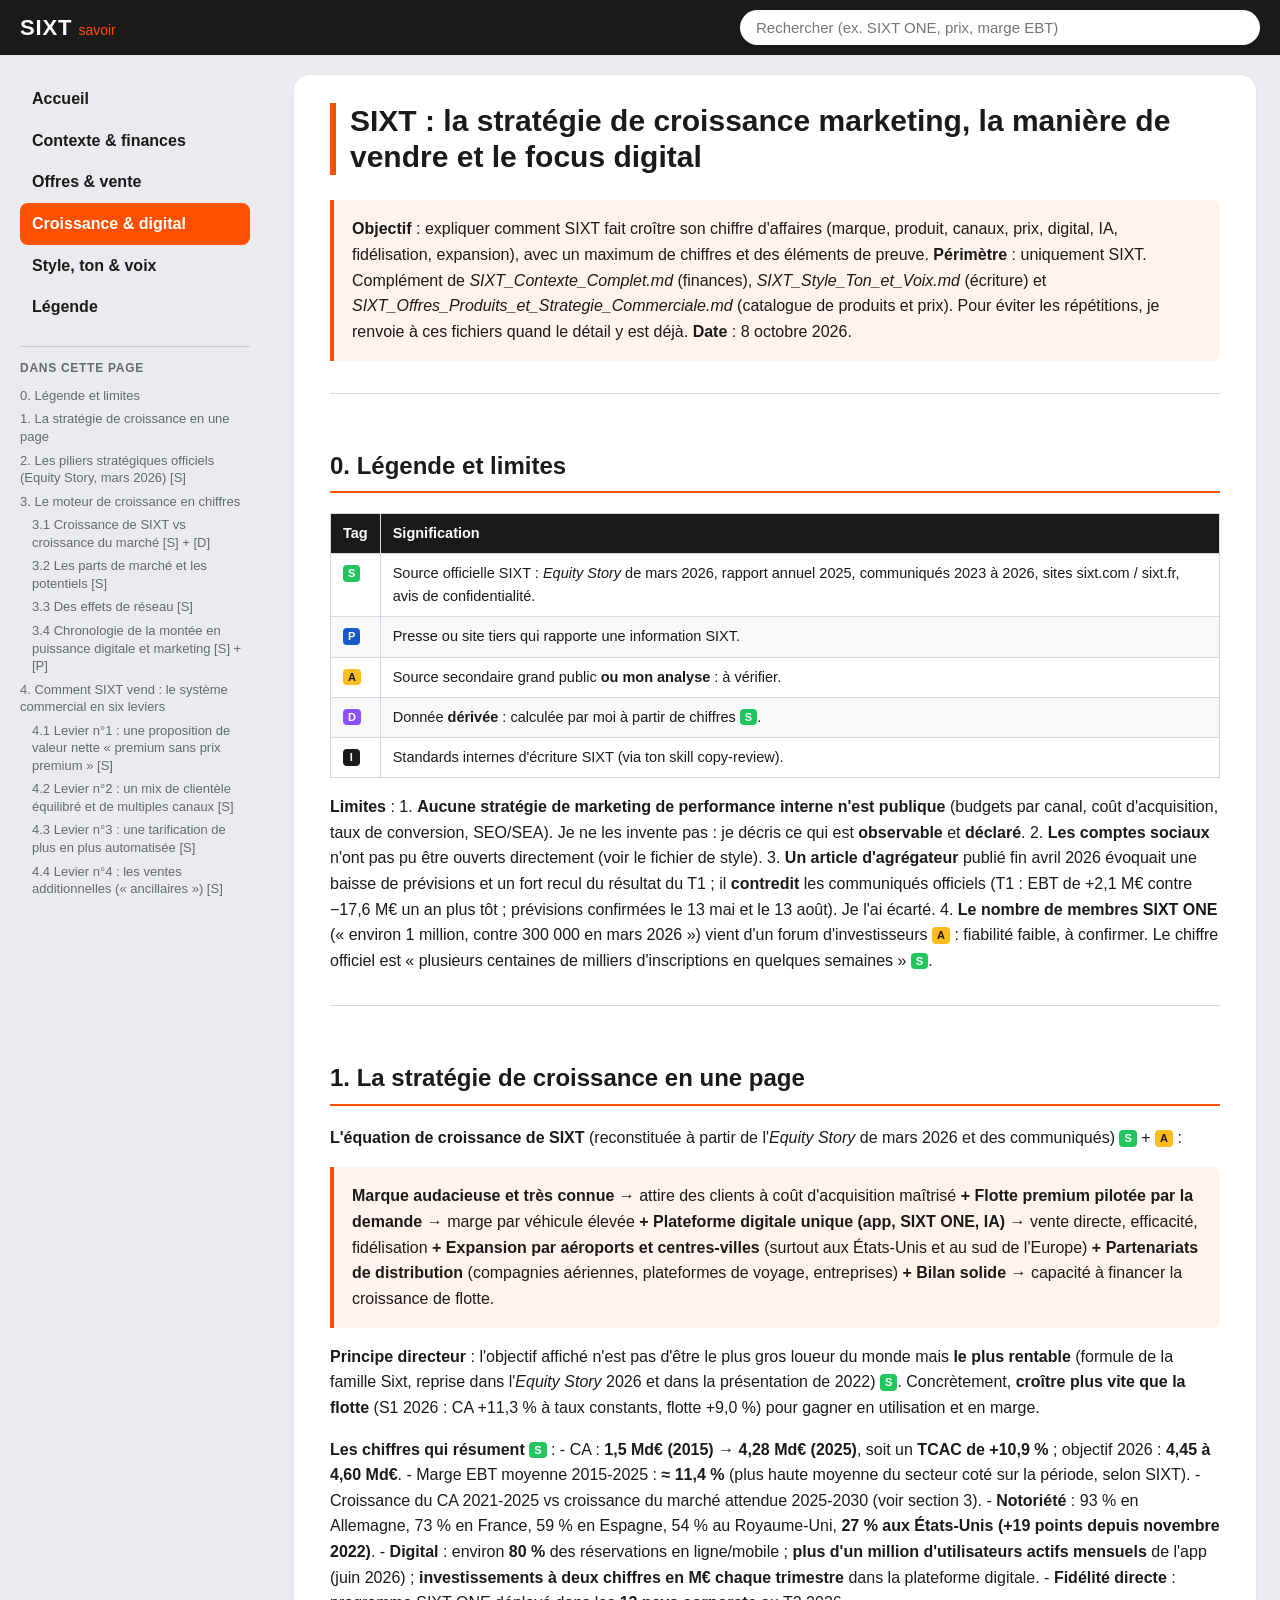
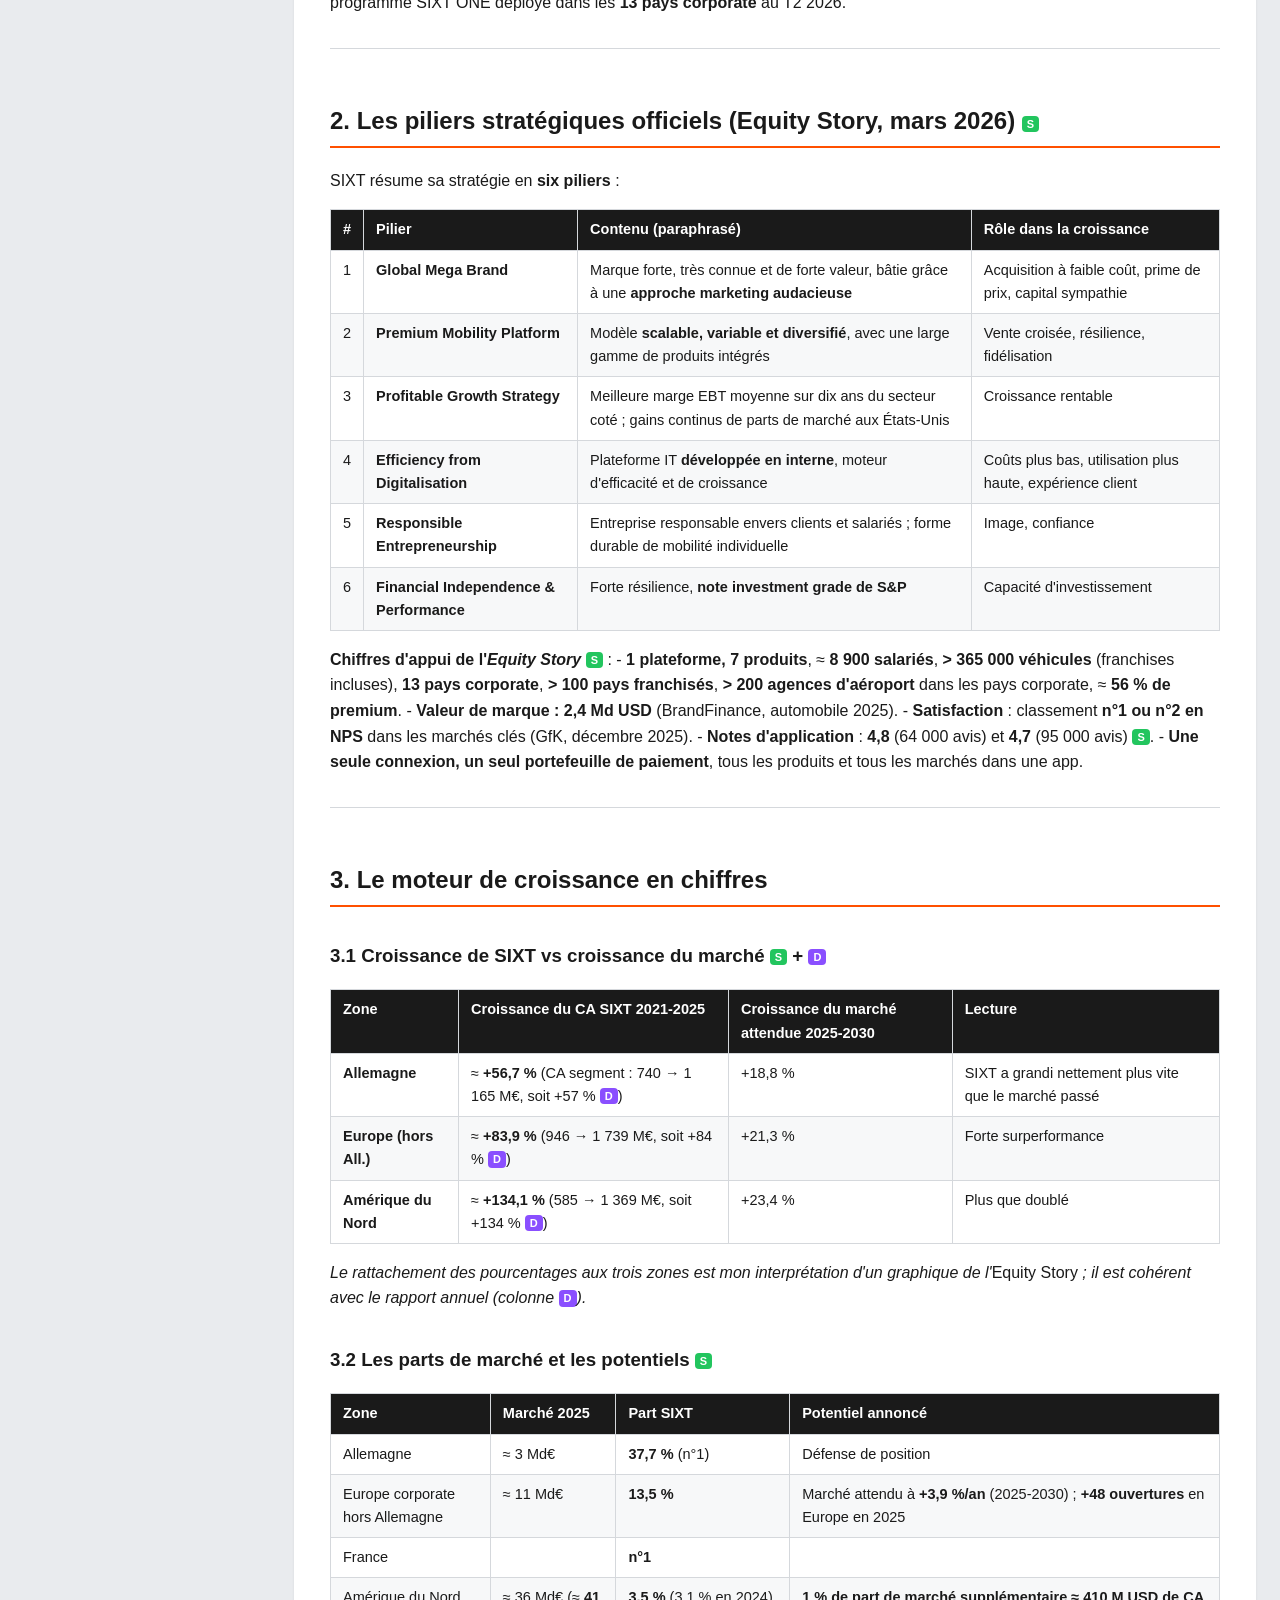
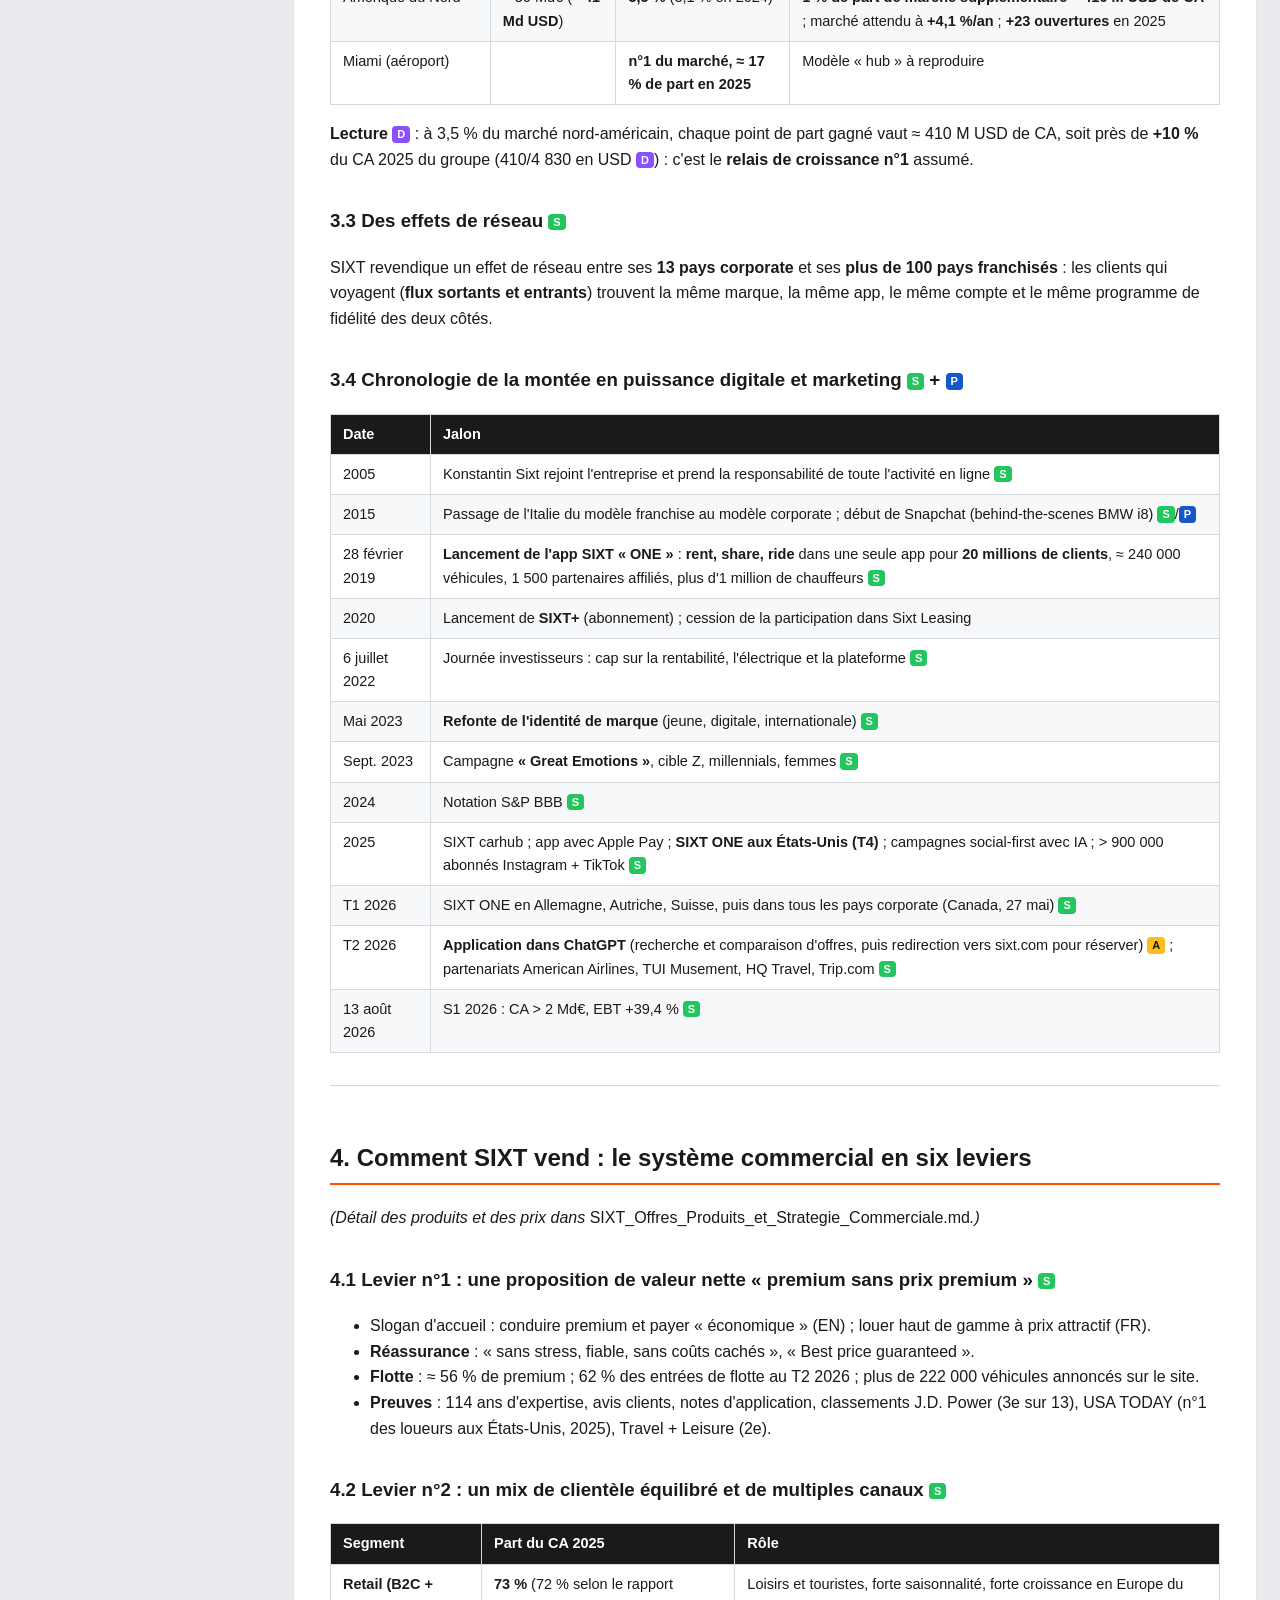
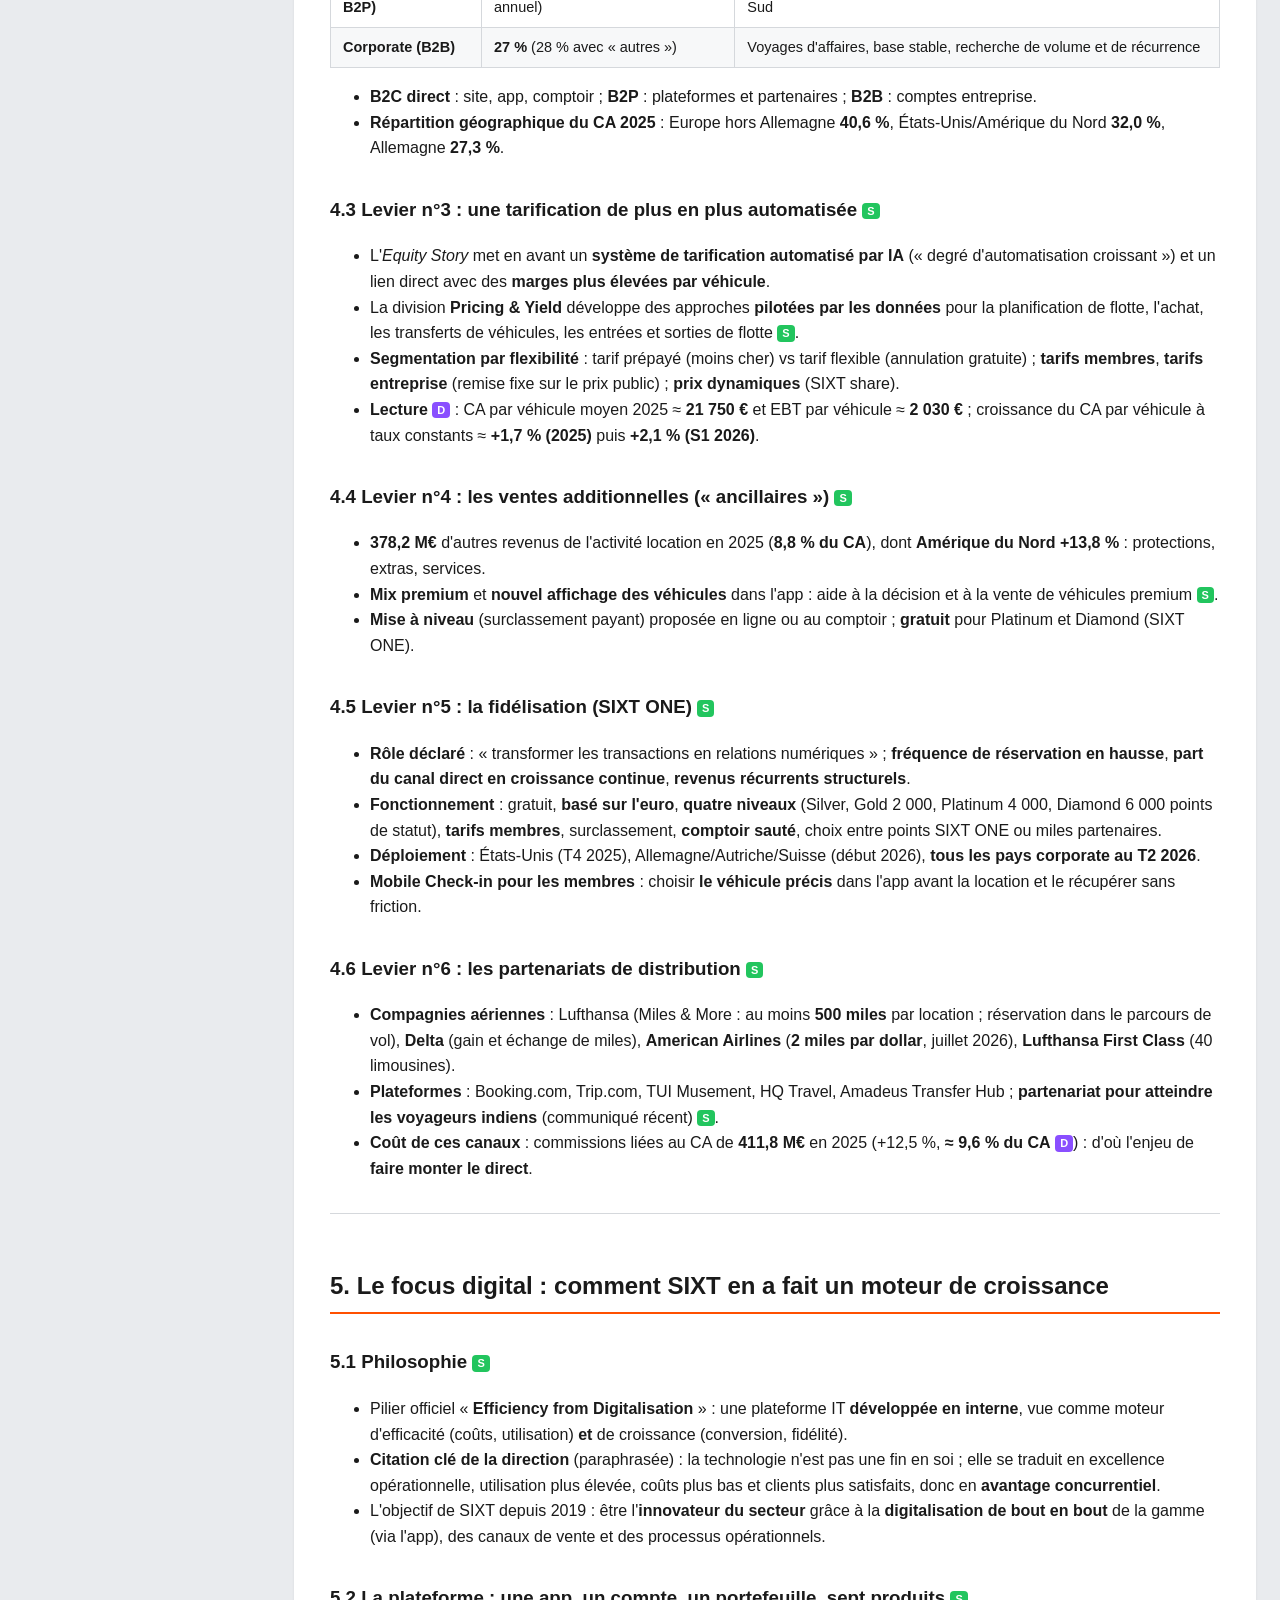
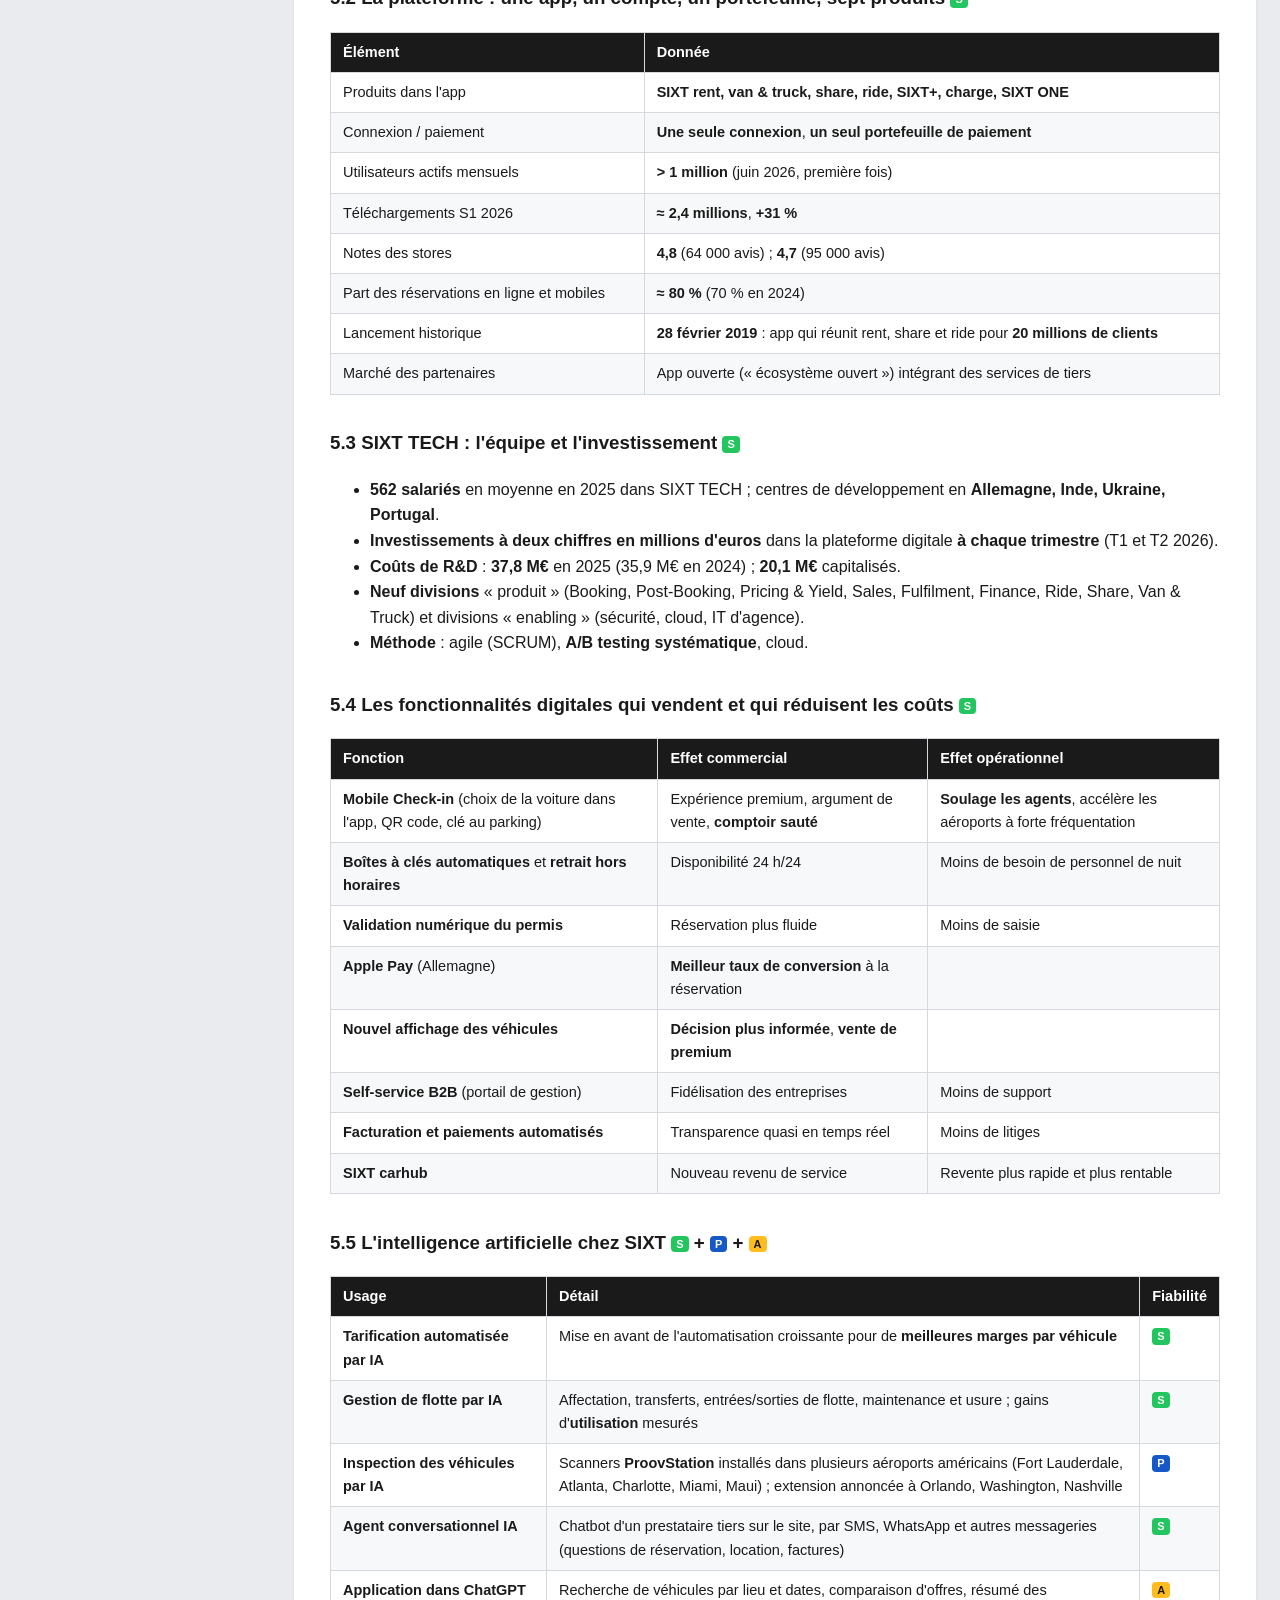
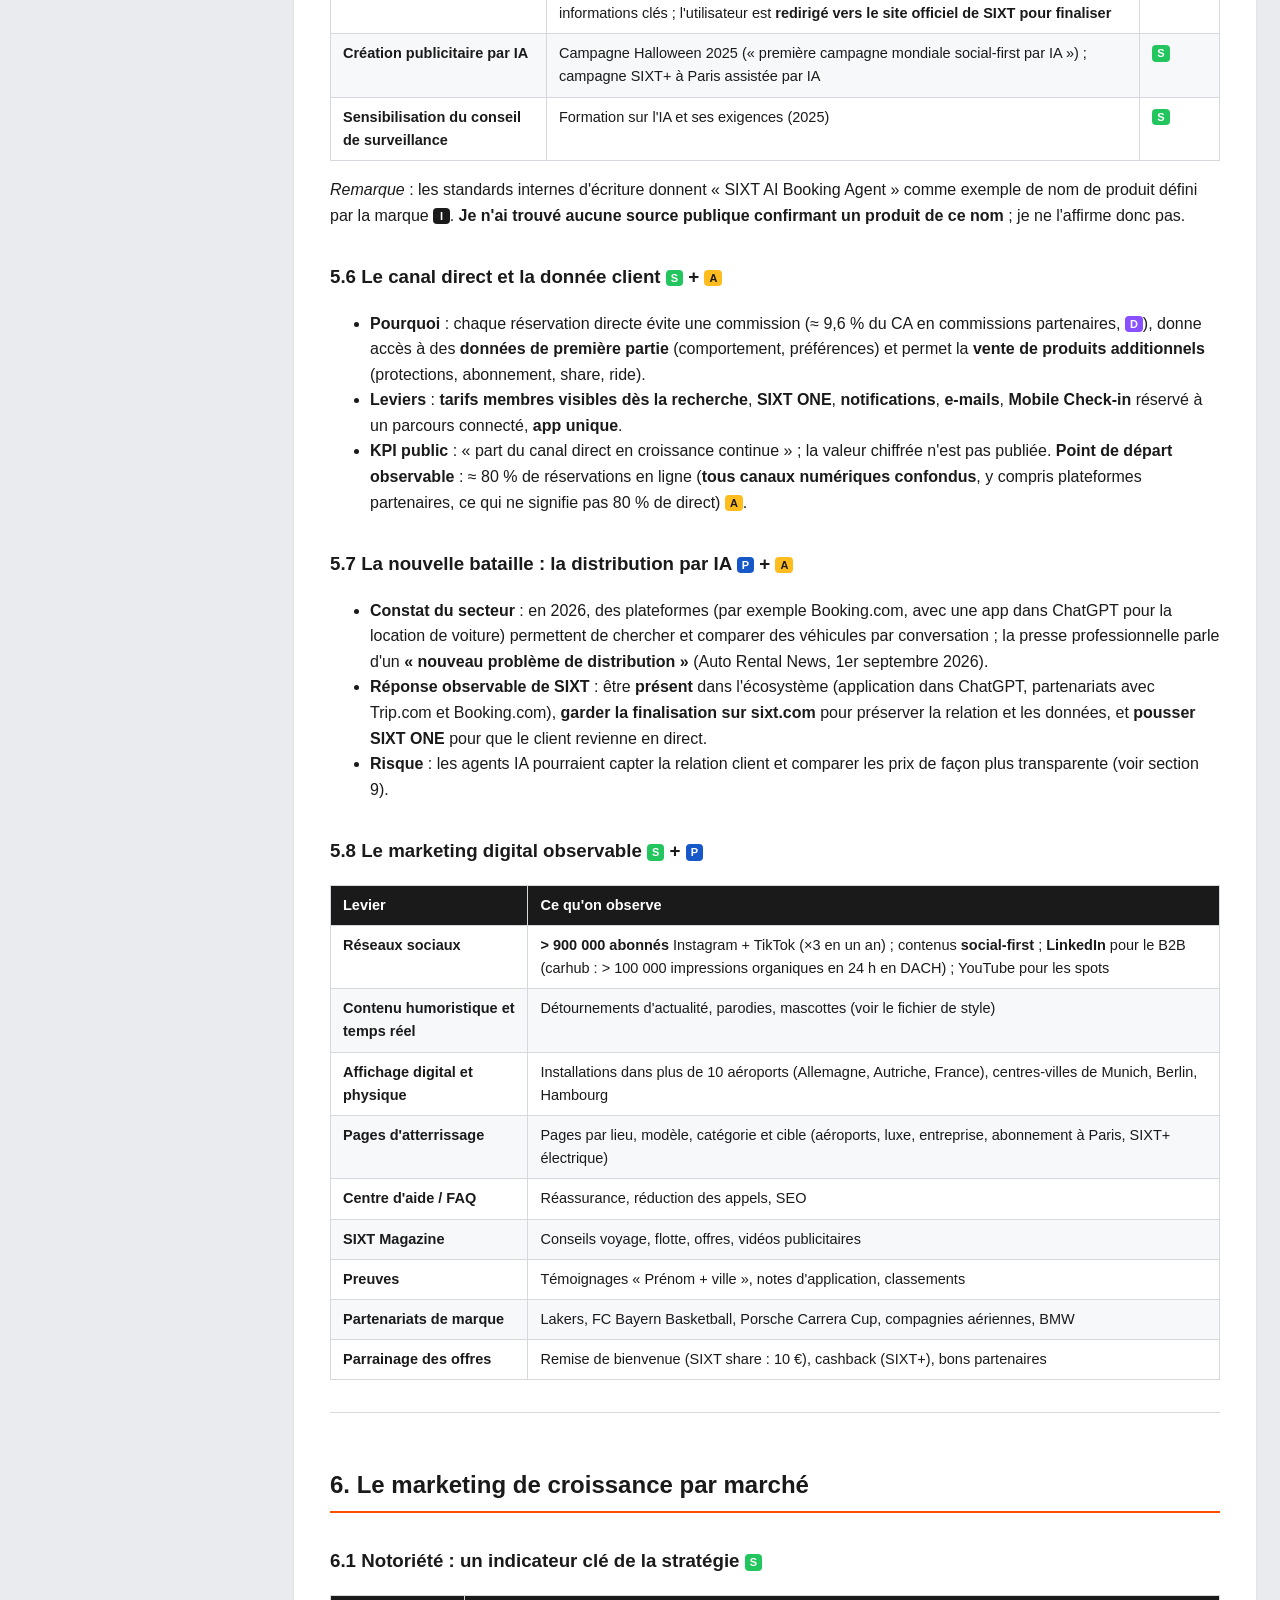
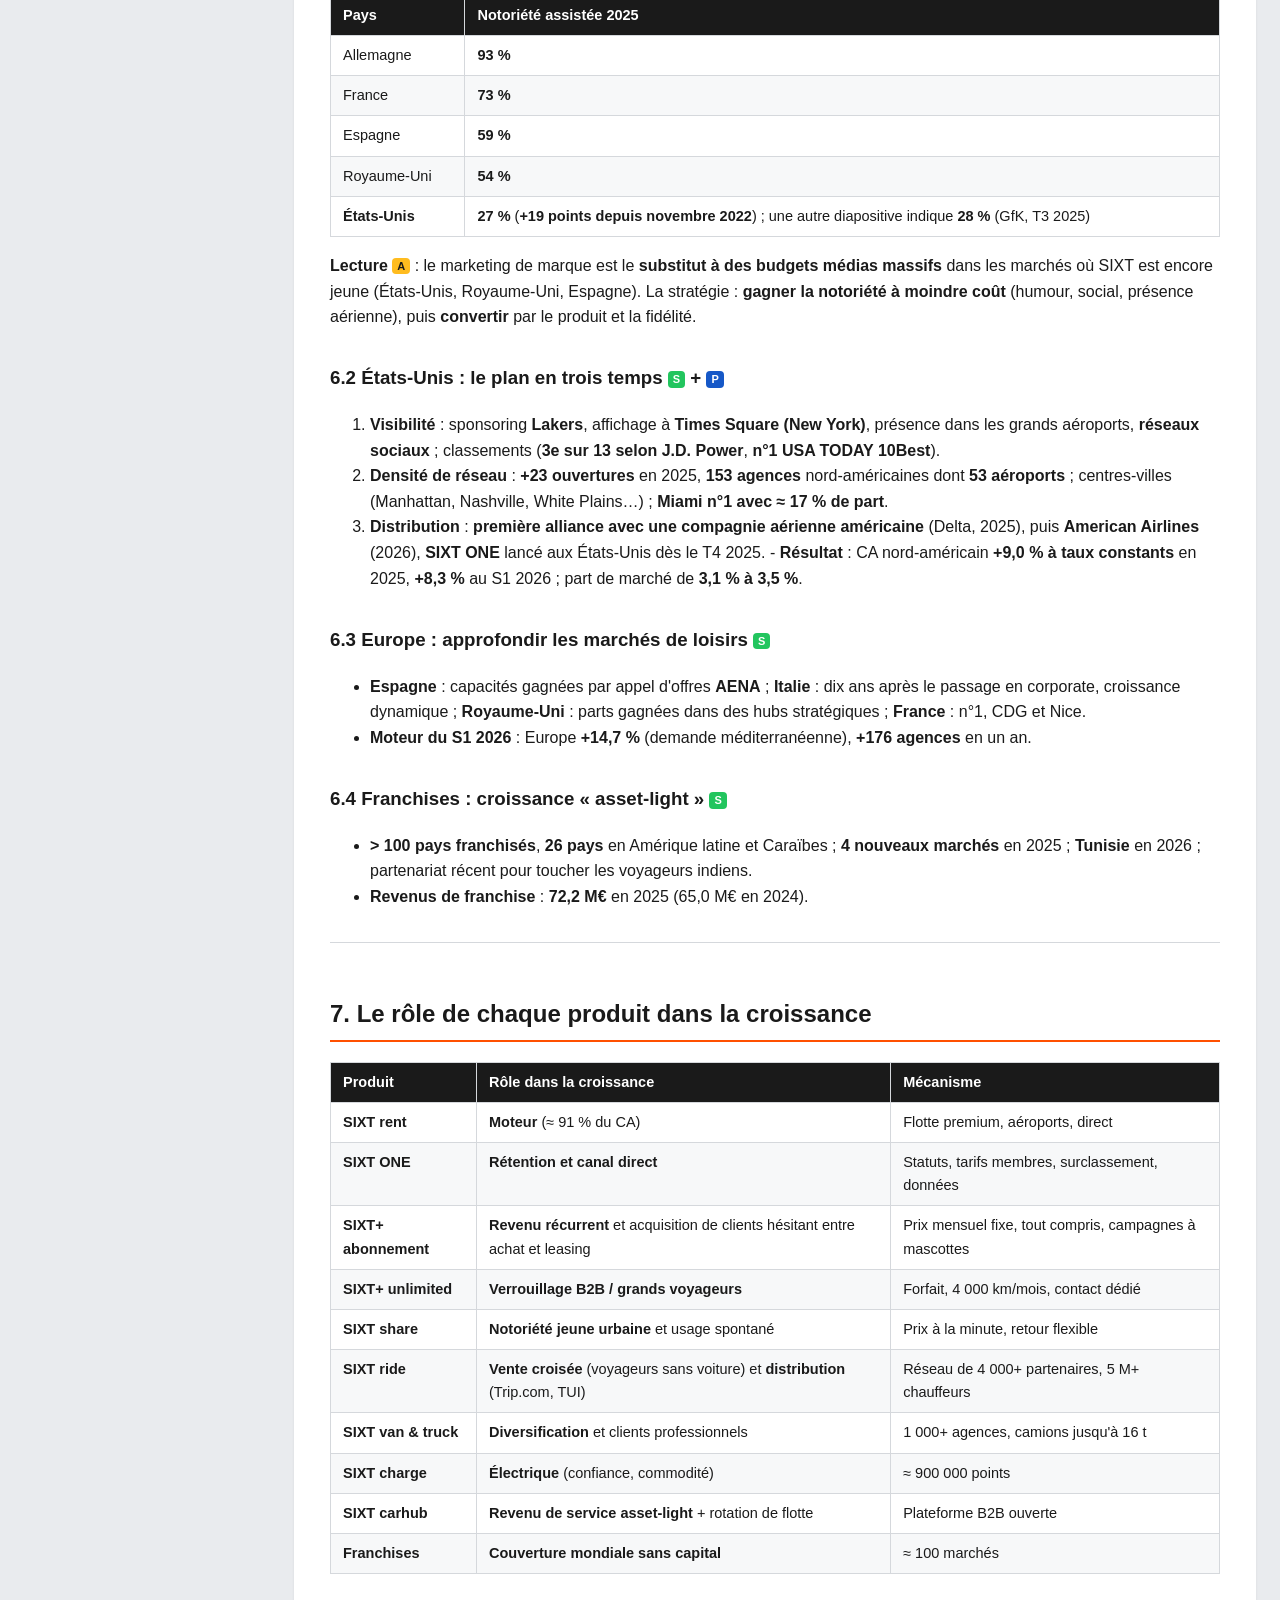
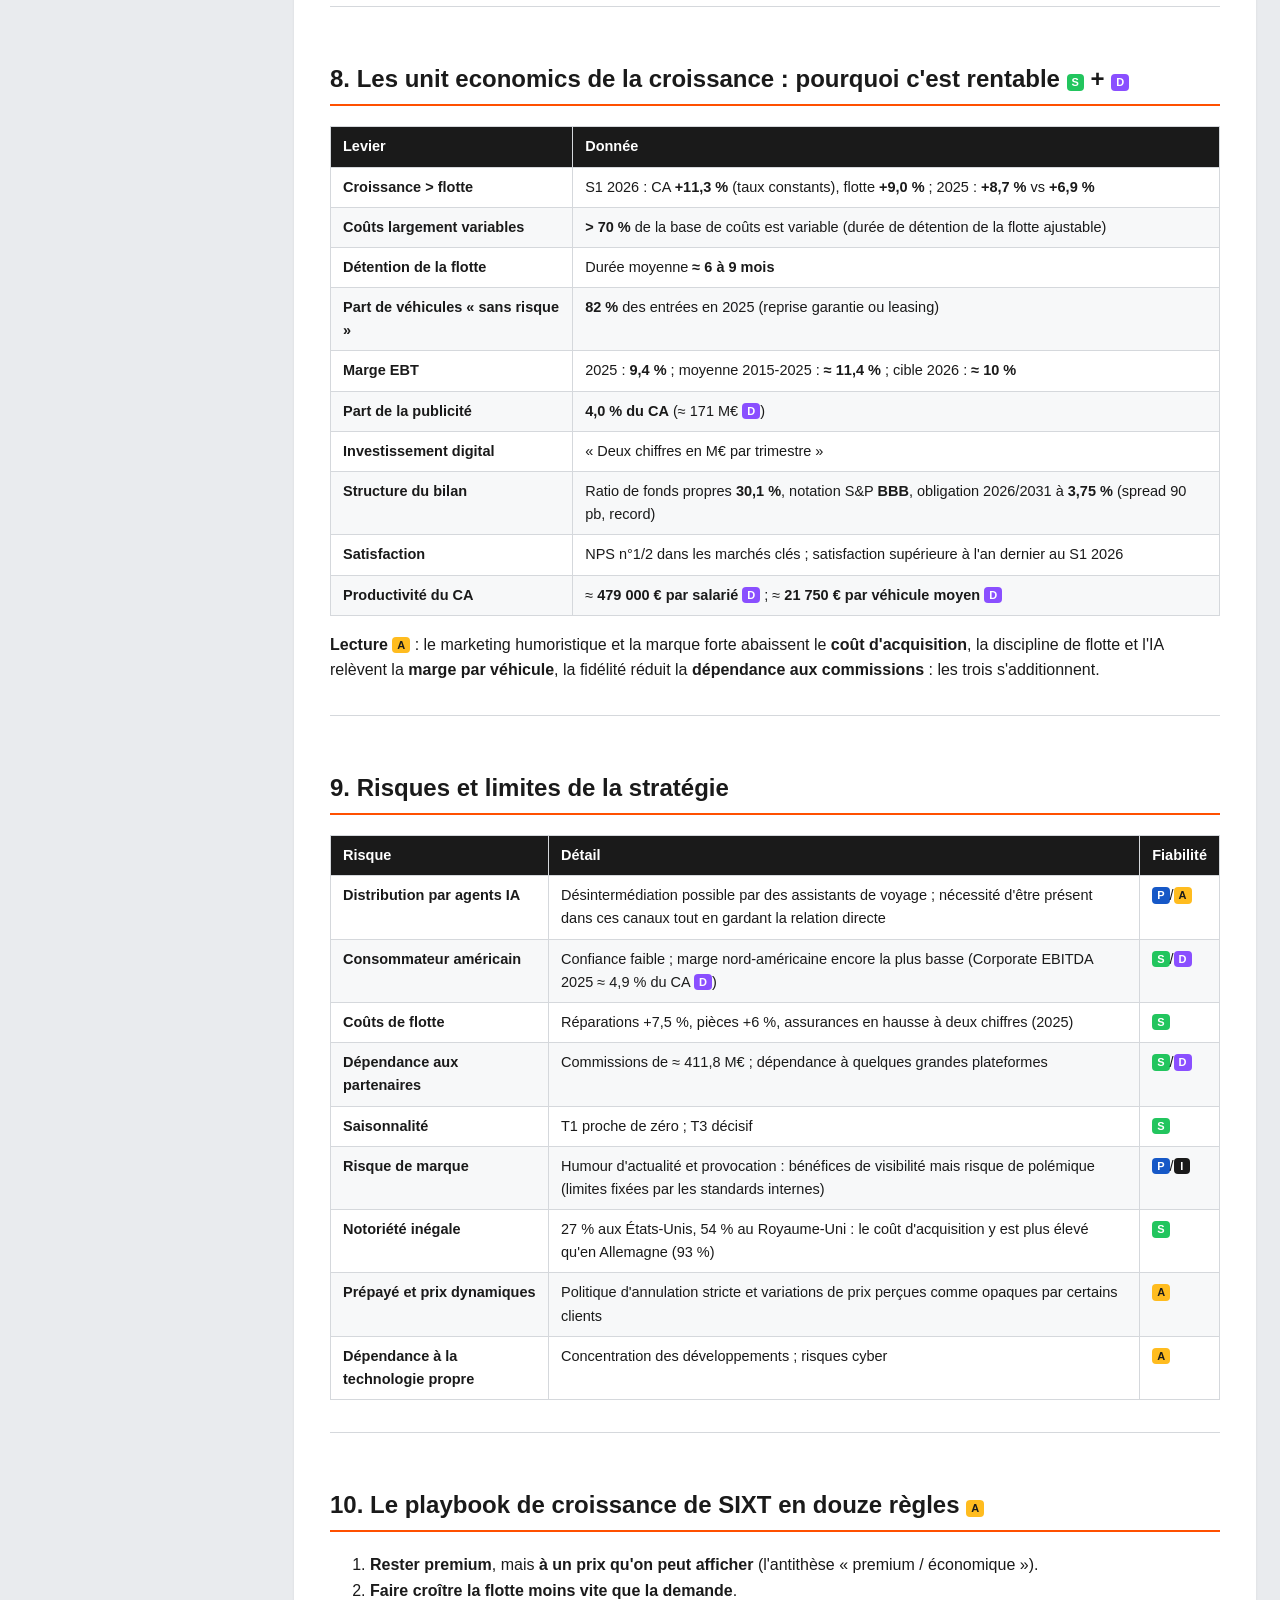
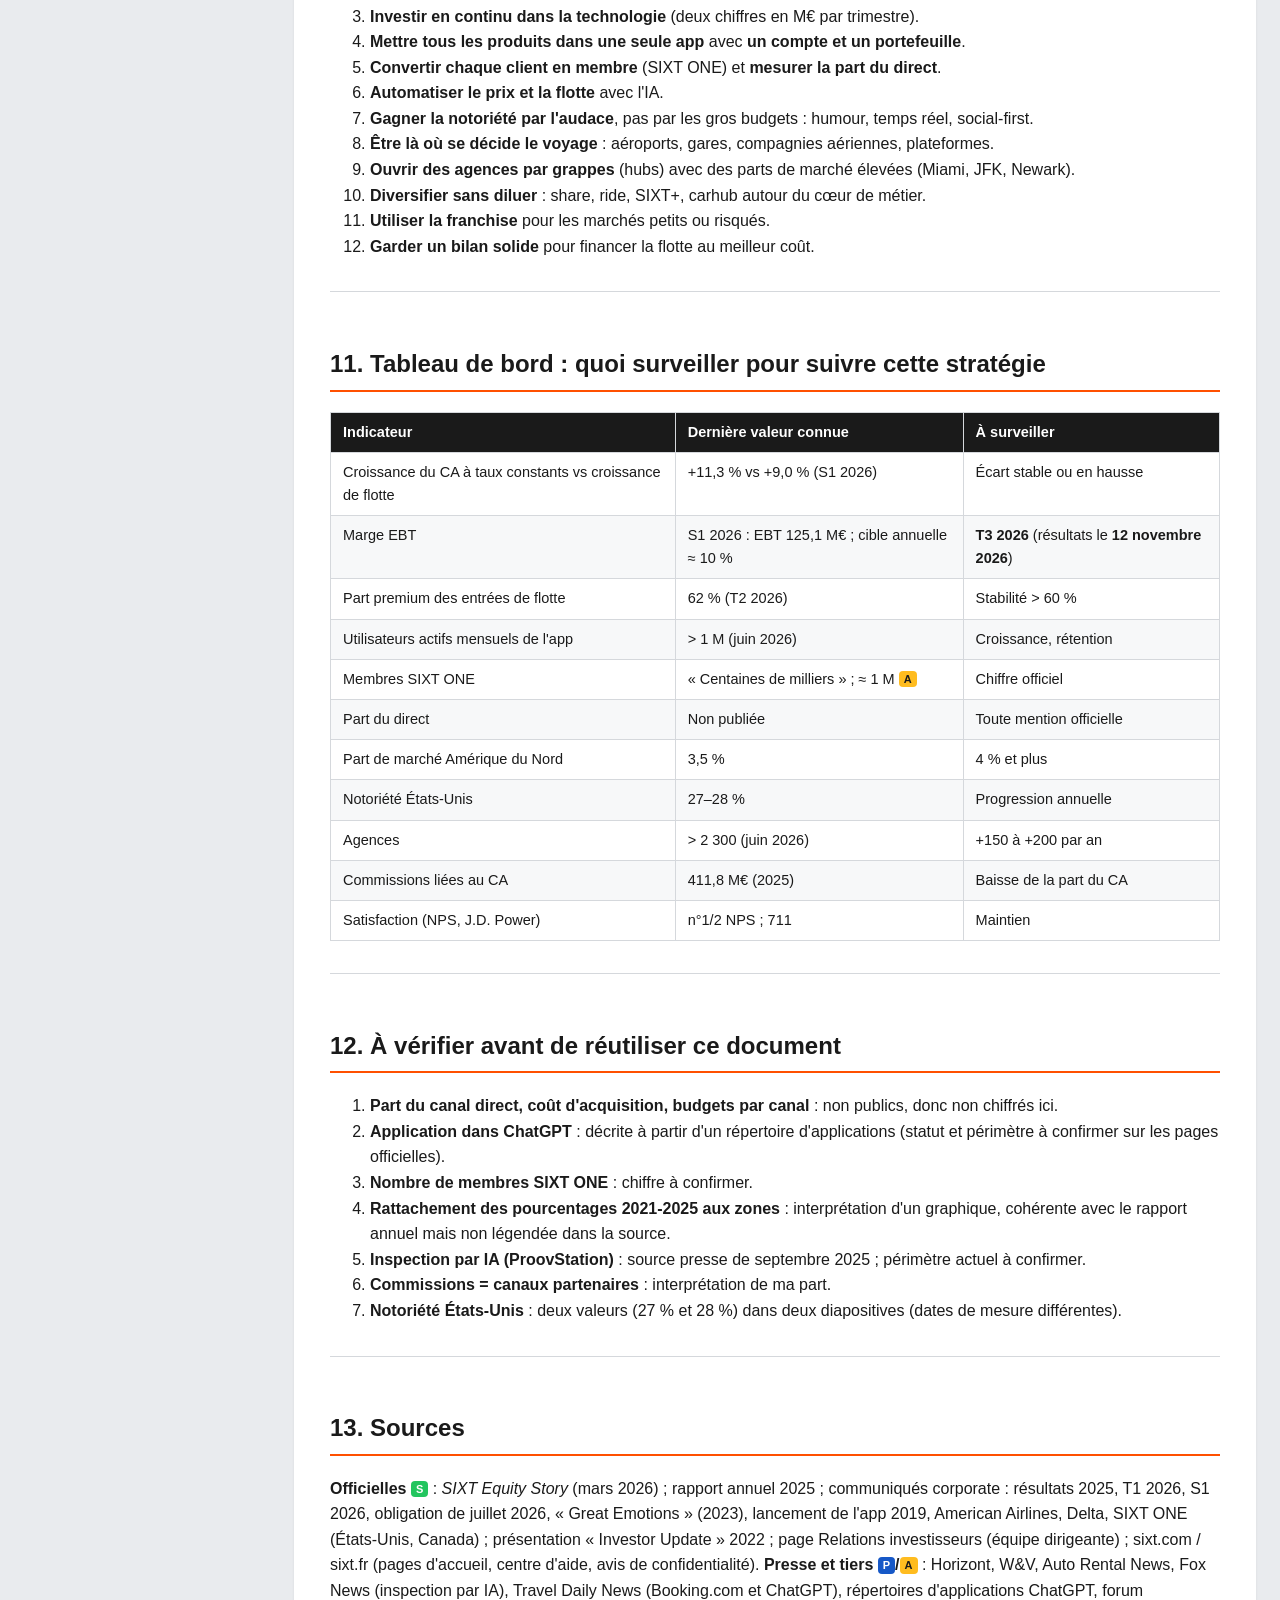
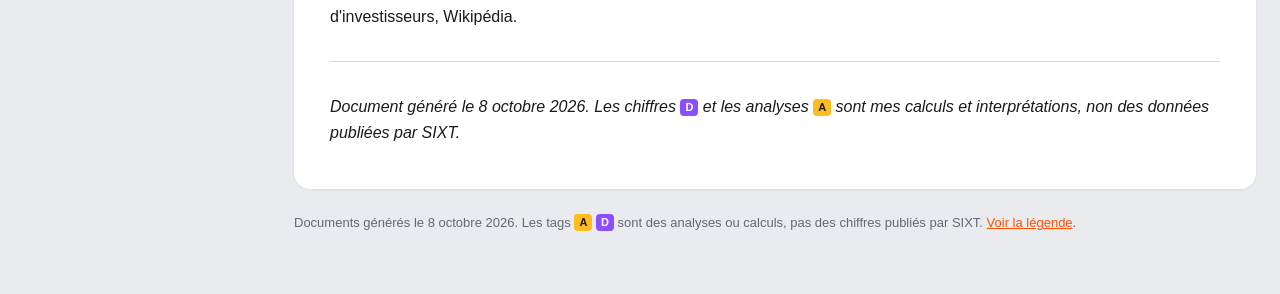
<file: site/croissance.html>
<!doctype html>
<html lang="fr"><head><meta charset="utf-8">
<meta name="viewport" content="width=device-width, initial-scale=1">
<title>Croissance &amp; digital | Base de connaissances SIXT</title>
<link rel="stylesheet" href="style.css"></head>
<body>
<header class="top">
  <button id="menu" aria-label="Menu">☰</button>
  <a class="brand" href="index.html">SIXT<span>savoir</span></a>
  <div class="search"><input id="q" type="search" placeholder="Rechercher (ex. SIXT ONE, prix, marge EBT)" autocomplete="off"><div id="res"></div></div>
</header>
<div class="wrap">
  <aside id="side"><nav><a href="index.html" class="">Accueil</a>
<a href="contexte.html" class="">Contexte & finances</a>
<a href="offres.html" class="">Offres & vente</a>
<a href="croissance.html" class="on">Croissance & digital</a>
<a href="style.html" class="">Style, ton & voix</a>
<a href="legende.html" class="">Légende</a></nav><div class="toc"><h4>Dans cette page</h4><a class="l2" href="#0-legende-et-limites">0. Légende et limites</a><a class="l2" href="#1-la-strategie-de-croissance-en-une-page">1. La stratégie de croissance en une page</a><a class="l2" href="#2-les-piliers-strategiques-officiels-equity-story-mars-2026-s">2. Les piliers stratégiques officiels (Equity Story, mars 2026) [S]</a><a class="l2" href="#3-le-moteur-de-croissance-en-chiffres">3. Le moteur de croissance en chiffres</a><a class="l3" href="#31-croissance-de-sixt-vs-croissance-du-marche-s-d">3.1 Croissance de SIXT vs croissance du marché [S] + [D]</a><a class="l3" href="#32-les-parts-de-marche-et-les-potentiels-s">3.2 Les parts de marché et les potentiels [S]</a><a class="l3" href="#33-des-effets-de-reseau-s">3.3 Des effets de réseau [S]</a><a class="l3" href="#34-chronologie-de-la-montee-en-puissance-digitale-et-marketing-s-p">3.4 Chronologie de la montée en puissance digitale et marketing [S] + [P]</a><a class="l2" href="#4-comment-sixt-vend-le-systeme-commercial-en-six-leviers">4. Comment SIXT vend : le système commercial en six leviers</a><a class="l3" href="#41-levier-n1-une-proposition-de-valeur-nette-premium-sans-prix-premium-s">4.1 Levier n°1 : une proposition de valeur nette « premium sans prix premium » [S]</a><a class="l3" href="#42-levier-n2-un-mix-de-clientele-equilibre-et-de-multiples-canaux-s">4.2 Levier n°2 : un mix de clientèle équilibré et de multiples canaux [S]</a><a class="l3" href="#43-levier-n3-une-tarification-de-plus-en-plus-automatisee-s">4.3 Levier n°3 : une tarification de plus en plus automatisée [S]</a><a class="l3" href="#44-levier-n4-les-ventes-additionnelles-ancillaires-s">4.4 Levier n°4 : les ventes additionnelles (« ancillaires ») [S]</a><a class="l3" href="#45-levier-n5-la-fidelisation-sixt-one-s">4.5 Levier n°5 : la fidélisation (SIXT ONE) [S]</a><a class="l3" href="#46-levier-n6-les-partenariats-de-distribution-s">4.6 Levier n°6 : les partenariats de distribution [S]</a><a class="l2" href="#5-le-focus-digital-comment-sixt-en-a-fait-un-moteur-de-croissance">5. Le focus digital : comment SIXT en a fait un moteur de croissance</a><a class="l3" href="#51-philosophie-s">5.1 Philosophie [S]</a><a class="l3" href="#52-la-plateforme-une-app-un-compte-un-portefeuille-sept-produits-s">5.2 La plateforme : une app, un compte, un portefeuille, sept produits [S]</a><a class="l3" href="#53-sixt-tech-lequipe-et-linvestissement-s">5.3 SIXT TECH : l&#x27;équipe et l&#x27;investissement [S]</a><a class="l3" href="#54-les-fonctionnalites-digitales-qui-vendent-et-qui-reduisent-les-couts-s">5.4 Les fonctionnalités digitales qui vendent et qui réduisent les coûts [S]</a><a class="l3" href="#55-lintelligence-artificielle-chez-sixt-s-p-a">5.5 L&#x27;intelligence artificielle chez SIXT [S] + [P] + [A]</a><a class="l3" href="#56-le-canal-direct-et-la-donnee-client-s-a">5.6 Le canal direct et la donnée client [S] + [A]</a><a class="l3" href="#57-la-nouvelle-bataille-la-distribution-par-ia-p-a">5.7 La nouvelle bataille : la distribution par IA [P] + [A]</a><a class="l3" href="#58-le-marketing-digital-observable-s-p">5.8 Le marketing digital observable [S] + [P]</a><a class="l2" href="#6-le-marketing-de-croissance-par-marche">6. Le marketing de croissance par marché</a><a class="l3" href="#61-notoriete-un-indicateur-cle-de-la-strategie-s">6.1 Notoriété : un indicateur clé de la stratégie [S]</a><a class="l3" href="#62-etats-unis-le-plan-en-trois-temps-s-p">6.2 États-Unis : le plan en trois temps [S] + [P]</a><a class="l3" href="#63-europe-approfondir-les-marches-de-loisirs-s">6.3 Europe : approfondir les marchés de loisirs [S]</a><a class="l3" href="#64-franchises-croissance-asset-light-s">6.4 Franchises : croissance « asset-light » [S]</a><a class="l2" href="#7-le-role-de-chaque-produit-dans-la-croissance">7. Le rôle de chaque produit dans la croissance</a><a class="l2" href="#8-les-unit-economics-de-la-croissance-pourquoi-cest-rentable-s-d">8. Les unit economics de la croissance : pourquoi c&#x27;est rentable [S] + [D]</a><a class="l2" href="#9-risques-et-limites-de-la-strategie">9. Risques et limites de la stratégie</a><a class="l2" href="#10-le-playbook-de-croissance-de-sixt-en-douze-regles-a">10. Le playbook de croissance de SIXT en douze règles [A]</a><a class="l2" href="#11-tableau-de-bord-quoi-surveiller-pour-suivre-cette-strategie">11. Tableau de bord : quoi surveiller pour suivre cette stratégie</a><a class="l2" href="#12-a-verifier-avant-de-reutiliser-ce-document">12. À vérifier avant de réutiliser ce document</a><a class="l2" href="#13-sources">13. Sources</a></div></aside>
  <main><article><h1 id="sixt-la-strategie-de-croissance-marketing-la-maniere-de-vendre-et-le-focus-digital">SIXT : la stratégie de croissance marketing, la manière de vendre et le focus digital</h1>
<blockquote>
<p><strong>Objectif</strong> : expliquer comment SIXT fait croître son chiffre d'affaires (marque, produit, canaux, prix, digital, IA, fidélisation, expansion), avec un maximum de chiffres et des éléments de preuve.
<strong>Périmètre</strong> : uniquement SIXT. Complément de <em>SIXT_Contexte_Complet.md</em> (finances), <em>SIXT_Style_Ton_et_Voix.md</em> (écriture) et <em>SIXT_Offres_Produits_et_Strategie_Commerciale.md</em> (catalogue de produits et prix). Pour éviter les répétitions, je renvoie à ces fichiers quand le détail y est déjà.
<strong>Date</strong> : 8 octobre 2026.</p>
</blockquote>
<hr />
<h2 id="0-legende-et-limites">0. Légende et limites</h2>
<div class="tw"><table>
<thead>
<tr>
<th>Tag</th>
<th>Signification</th>
</tr>
</thead>
<tbody>
<tr>
<td><strong><span class="tag tag-S" title="Source officielle SIXT">S</span></strong></td>
<td>Source officielle SIXT : <em>Equity Story</em> de mars 2026, rapport annuel 2025, communiqués 2023 à 2026, sites sixt.com / sixt.fr, avis de confidentialité.</td>
</tr>
<tr>
<td><strong><span class="tag tag-P" title="Presse ou site tiers">P</span></strong></td>
<td>Presse ou site tiers qui rapporte une information SIXT.</td>
</tr>
<tr>
<td><strong><span class="tag tag-A" title="Analyse ou source secondaire, à vérifier">A</span></strong></td>
<td>Source secondaire grand public <strong>ou mon analyse</strong> : à vérifier.</td>
</tr>
<tr>
<td><strong><span class="tag tag-D" title="Donnée dérivée (calculée)">D</span></strong></td>
<td>Donnée <strong>dérivée</strong> : calculée par moi à partir de chiffres <span class="tag tag-S" title="Source officielle SIXT">S</span>.</td>
</tr>
<tr>
<td><strong><span class="tag tag-I" title="Standard interne SIXT">I</span></strong></td>
<td>Standards internes d'écriture SIXT (via ton skill copy-review).</td>
</tr>
</tbody>
</table></div>
<p><strong>Limites</strong> :
1. <strong>Aucune stratégie de marketing de performance interne n'est publique</strong> (budgets par canal, coût d'acquisition, taux de conversion, SEO/SEA). Je ne les invente pas : je décris ce qui est <strong>observable</strong> et <strong>déclaré</strong>.
2. <strong>Les comptes sociaux</strong> n'ont pas pu être ouverts directement (voir le fichier de style).
3. <strong>Un article d'agrégateur</strong> publié fin avril 2026 évoquait une baisse de prévisions et un fort recul du résultat du T1 ; il <strong>contredit</strong> les communiqués officiels (T1 : EBT de +2,1 M€ contre −17,6 M€ un an plus tôt ; prévisions confirmées le 13 mai et le 13 août). Je l'ai écarté.
4. <strong>Le nombre de membres SIXT ONE</strong> (« environ 1 million, contre 300 000 en mars 2026 ») vient d'un forum d'investisseurs <span class="tag tag-A" title="Analyse ou source secondaire, à vérifier">A</span> : fiabilité faible, à confirmer. Le chiffre officiel est « plusieurs centaines de milliers d'inscriptions en quelques semaines » <span class="tag tag-S" title="Source officielle SIXT">S</span>.</p>
<hr />
<h2 id="1-la-strategie-de-croissance-en-une-page">1. La stratégie de croissance en une page</h2>
<p><strong>L'équation de croissance de SIXT</strong> (reconstituée à partir de l'<em>Equity Story</em> de mars 2026 et des communiqués) <span class="tag tag-S" title="Source officielle SIXT">S</span> + <span class="tag tag-A" title="Analyse ou source secondaire, à vérifier">A</span> :</p>
<blockquote>
<p><strong>Marque audacieuse et très connue</strong> → attire des clients à coût d'acquisition maîtrisé
<strong>+ Flotte premium pilotée par la demande</strong> → marge par véhicule élevée
<strong>+ Plateforme digitale unique (app, SIXT ONE, IA)</strong> → vente directe, efficacité, fidélisation
<strong>+ Expansion par aéroports et centres-villes</strong> (surtout aux États-Unis et au sud de l'Europe)
<strong>+ Partenariats de distribution</strong> (compagnies aériennes, plateformes de voyage, entreprises)
<strong>+ Bilan solide</strong> → capacité à financer la croissance de flotte.</p>
</blockquote>
<p><strong>Principe directeur</strong> : l'objectif affiché n'est pas d'être le plus gros loueur du monde mais <strong>le plus rentable</strong> (formule de la famille Sixt, reprise dans l'<em>Equity Story</em> 2026 et dans la présentation de 2022) <span class="tag tag-S" title="Source officielle SIXT">S</span>. Concrètement, <strong>croître plus vite que la flotte</strong> (S1 2026 : CA +11,3 % à taux constants, flotte +9,0 %) pour gagner en utilisation et en marge.</p>
<p><strong>Les chiffres qui résument</strong> <span class="tag tag-S" title="Source officielle SIXT">S</span> :
- CA : <strong>1,5 Md€ (2015) → 4,28 Md€ (2025)</strong>, soit un <strong>TCAC de +10,9 %</strong> ; objectif 2026 : <strong>4,45 à 4,60 Md€</strong>.
- Marge EBT moyenne 2015-2025 : <strong>≈ 11,4 %</strong> (plus haute moyenne du secteur coté sur la période, selon SIXT).
- Croissance du CA 2021-2025 vs croissance du marché attendue 2025-2030 (voir section 3).
- <strong>Notoriété</strong> : 93 % en Allemagne, 73 % en France, 59 % en Espagne, 54 % au Royaume-Uni, <strong>27 % aux États-Unis (+19 points depuis novembre 2022)</strong>.
- <strong>Digital</strong> : environ <strong>80 %</strong> des réservations en ligne/mobile ; <strong>plus d'un million d'utilisateurs actifs mensuels</strong> de l'app (juin 2026) ; <strong>investissements à deux chiffres en M€ chaque trimestre</strong> dans la plateforme digitale.
- <strong>Fidélité directe</strong> : programme SIXT ONE déployé dans les <strong>13 pays corporate</strong> au T2 2026.</p>
<hr />
<h2 id="2-les-piliers-strategiques-officiels-equity-story-mars-2026-s">2. Les piliers stratégiques officiels (Equity Story, mars 2026) <span class="tag tag-S" title="Source officielle SIXT">S</span></h2>
<p>SIXT résume sa stratégie en <strong>six piliers</strong> :</p>
<div class="tw"><table>
<thead>
<tr>
<th>#</th>
<th>Pilier</th>
<th>Contenu (paraphrasé)</th>
<th>Rôle dans la croissance</th>
</tr>
</thead>
<tbody>
<tr>
<td>1</td>
<td><strong>Global Mega Brand</strong></td>
<td>Marque forte, très connue et de forte valeur, bâtie grâce à une <strong>approche marketing audacieuse</strong></td>
<td>Acquisition à faible coût, prime de prix, capital sympathie</td>
</tr>
<tr>
<td>2</td>
<td><strong>Premium Mobility Platform</strong></td>
<td>Modèle <strong>scalable, variable et diversifié</strong>, avec une large gamme de produits intégrés</td>
<td>Vente croisée, résilience, fidélisation</td>
</tr>
<tr>
<td>3</td>
<td><strong>Profitable Growth Strategy</strong></td>
<td>Meilleure marge EBT moyenne sur dix ans du secteur coté ; gains continus de parts de marché aux États-Unis</td>
<td>Croissance rentable</td>
</tr>
<tr>
<td>4</td>
<td><strong>Efficiency from Digitalisation</strong></td>
<td>Plateforme IT <strong>développée en interne</strong>, moteur d'efficacité et de croissance</td>
<td>Coûts plus bas, utilisation plus haute, expérience client</td>
</tr>
<tr>
<td>5</td>
<td><strong>Responsible Entrepreneurship</strong></td>
<td>Entreprise responsable envers clients et salariés ; forme durable de mobilité individuelle</td>
<td>Image, confiance</td>
</tr>
<tr>
<td>6</td>
<td><strong>Financial Independence &amp; Performance</strong></td>
<td>Forte résilience, <strong>note investment grade de S&amp;P</strong></td>
<td>Capacité d'investissement</td>
</tr>
</tbody>
</table></div>
<p><strong>Chiffres d'appui de l'<em>Equity Story</em></strong> <span class="tag tag-S" title="Source officielle SIXT">S</span> :
- <strong>1 plateforme, 7 produits</strong>, ≈ <strong>8 900 salariés</strong>, <strong>&gt; 365 000 véhicules</strong> (franchises incluses), <strong>13 pays corporate</strong>, <strong>&gt; 100 pays franchisés</strong>, <strong>&gt; 200 agences d'aéroport</strong> dans les pays corporate, ≈ <strong>56 % de premium</strong>.
- <strong>Valeur de marque : 2,4 Md USD</strong> (BrandFinance, automobile 2025).
- <strong>Satisfaction</strong> : classement <strong>n°1 ou n°2 en NPS</strong> dans les marchés clés (GfK, décembre 2025).
- <strong>Notes d'application</strong> : <strong>4,8</strong> (64 000 avis) et <strong>4,7</strong> (95 000 avis) <span class="tag tag-S" title="Source officielle SIXT">S</span>.
- <strong>Une seule connexion, un seul portefeuille de paiement</strong>, tous les produits et tous les marchés dans une app.</p>
<hr />
<h2 id="3-le-moteur-de-croissance-en-chiffres">3. Le moteur de croissance en chiffres</h2>
<h3 id="31-croissance-de-sixt-vs-croissance-du-marche-s-d">3.1 Croissance de SIXT vs croissance du marché <span class="tag tag-S" title="Source officielle SIXT">S</span> + <span class="tag tag-D" title="Donnée dérivée (calculée)">D</span></h3>
<div class="tw"><table>
<thead>
<tr>
<th>Zone</th>
<th>Croissance du CA SIXT 2021-2025</th>
<th>Croissance du marché attendue 2025-2030</th>
<th>Lecture</th>
</tr>
</thead>
<tbody>
<tr>
<td><strong>Allemagne</strong></td>
<td>≈ <strong>+56,7 %</strong> (CA segment : 740 → 1 165 M€, soit +57 % <span class="tag tag-D" title="Donnée dérivée (calculée)">D</span>)</td>
<td>+18,8 %</td>
<td>SIXT a grandi nettement plus vite que le marché passé</td>
</tr>
<tr>
<td><strong>Europe (hors All.)</strong></td>
<td>≈ <strong>+83,9 %</strong> (946 → 1 739 M€, soit +84 % <span class="tag tag-D" title="Donnée dérivée (calculée)">D</span>)</td>
<td>+21,3 %</td>
<td>Forte surperformance</td>
</tr>
<tr>
<td><strong>Amérique du Nord</strong></td>
<td>≈ <strong>+134,1 %</strong> (585 → 1 369 M€, soit +134 % <span class="tag tag-D" title="Donnée dérivée (calculée)">D</span>)</td>
<td>+23,4 %</td>
<td>Plus que doublé</td>
</tr>
</tbody>
</table></div>
<p><em>Le rattachement des pourcentages aux trois zones est mon interprétation d'un graphique de l'</em>Equity Story<em> ; il est cohérent avec le rapport annuel (colonne <span class="tag tag-D" title="Donnée dérivée (calculée)">D</span>).</em></p>
<h3 id="32-les-parts-de-marche-et-les-potentiels-s">3.2 Les parts de marché et les potentiels <span class="tag tag-S" title="Source officielle SIXT">S</span></h3>
<div class="tw"><table>
<thead>
<tr>
<th>Zone</th>
<th>Marché 2025</th>
<th>Part SIXT</th>
<th>Potentiel annoncé</th>
</tr>
</thead>
<tbody>
<tr>
<td>Allemagne</td>
<td>≈ 3 Md€</td>
<td><strong>37,7 %</strong> (n°1)</td>
<td>Défense de position</td>
</tr>
<tr>
<td>Europe corporate hors Allemagne</td>
<td>≈ 11 Md€</td>
<td><strong>13,5 %</strong></td>
<td>Marché attendu à <strong>+3,9 %/an</strong> (2025-2030) ; <strong>+48 ouvertures</strong> en Europe en 2025</td>
</tr>
<tr>
<td>France</td>
<td></td>
<td><strong>n°1</strong></td>
<td></td>
</tr>
<tr>
<td>Amérique du Nord</td>
<td>≈ 36 Md€ (≈ <strong>41 Md USD</strong>)</td>
<td><strong>3,5 %</strong> (3,1 % en 2024)</td>
<td><strong>1 % de part de marché supplémentaire ≈ 410 M USD de CA</strong> ; marché attendu à <strong>+4,1 %/an</strong> ; <strong>+23 ouvertures</strong> en 2025</td>
</tr>
<tr>
<td>Miami (aéroport)</td>
<td></td>
<td><strong>n°1 du marché, ≈ 17 % de part en 2025</strong></td>
<td>Modèle « hub » à reproduire</td>
</tr>
</tbody>
</table></div>
<p><strong>Lecture</strong> <span class="tag tag-D" title="Donnée dérivée (calculée)">D</span> : à 3,5 % du marché nord-américain, chaque point de part gagné vaut ≈ 410 M USD de CA, soit près de <strong>+10 %</strong> du CA 2025 du groupe (410/4 830 en USD <span class="tag tag-D" title="Donnée dérivée (calculée)">D</span>) : c'est le <strong>relais de croissance n°1</strong> assumé.</p>
<h3 id="33-des-effets-de-reseau-s">3.3 Des effets de réseau <span class="tag tag-S" title="Source officielle SIXT">S</span></h3>
<p>SIXT revendique un effet de réseau entre ses <strong>13 pays corporate</strong> et ses <strong>plus de 100 pays franchisés</strong> : les clients qui voyagent (<strong>flux sortants et entrants</strong>) trouvent la même marque, la même app, le même compte et le même programme de fidélité des deux côtés.</p>
<h3 id="34-chronologie-de-la-montee-en-puissance-digitale-et-marketing-s-p">3.4 Chronologie de la montée en puissance digitale et marketing <span class="tag tag-S" title="Source officielle SIXT">S</span> + <span class="tag tag-P" title="Presse ou site tiers">P</span></h3>
<div class="tw"><table>
<thead>
<tr>
<th>Date</th>
<th>Jalon</th>
</tr>
</thead>
<tbody>
<tr>
<td>2005</td>
<td>Konstantin Sixt rejoint l'entreprise et prend la responsabilité de toute l'activité en ligne <span class="tag tag-S" title="Source officielle SIXT">S</span></td>
</tr>
<tr>
<td>2015</td>
<td>Passage de l'Italie du modèle franchise au modèle corporate ; début de Snapchat (behind-the-scenes BMW i8) <span class="tag tag-S" title="Source officielle SIXT">S</span>/<span class="tag tag-P" title="Presse ou site tiers">P</span></td>
</tr>
<tr>
<td>28 février 2019</td>
<td><strong>Lancement de l'app SIXT « ONE »</strong> : <strong>rent, share, ride</strong> dans une seule app pour <strong>20 millions de clients</strong>, ≈ 240 000 véhicules, 1 500 partenaires affiliés, plus d'1 million de chauffeurs <span class="tag tag-S" title="Source officielle SIXT">S</span></td>
</tr>
<tr>
<td>2020</td>
<td>Lancement de <strong>SIXT+</strong> (abonnement) ; cession de la participation dans Sixt Leasing</td>
</tr>
<tr>
<td>6 juillet 2022</td>
<td>Journée investisseurs : cap sur la rentabilité, l'électrique et la plateforme <span class="tag tag-S" title="Source officielle SIXT">S</span></td>
</tr>
<tr>
<td>Mai 2023</td>
<td><strong>Refonte de l'identité de marque</strong> (jeune, digitale, internationale) <span class="tag tag-S" title="Source officielle SIXT">S</span></td>
</tr>
<tr>
<td>Sept. 2023</td>
<td>Campagne <strong>« Great Emotions »</strong>, cible Z, millennials, femmes <span class="tag tag-S" title="Source officielle SIXT">S</span></td>
</tr>
<tr>
<td>2024</td>
<td>Notation S&amp;P BBB <span class="tag tag-S" title="Source officielle SIXT">S</span></td>
</tr>
<tr>
<td>2025</td>
<td>SIXT carhub ; app avec Apple Pay ; <strong>SIXT ONE aux États-Unis (T4)</strong> ; campagnes social-first avec IA ; &gt; 900 000 abonnés Instagram + TikTok <span class="tag tag-S" title="Source officielle SIXT">S</span></td>
</tr>
<tr>
<td>T1 2026</td>
<td>SIXT ONE en Allemagne, Autriche, Suisse, puis dans tous les pays corporate (Canada, 27 mai) <span class="tag tag-S" title="Source officielle SIXT">S</span></td>
</tr>
<tr>
<td>T2 2026</td>
<td><strong>Application dans ChatGPT</strong> (recherche et comparaison d'offres, puis redirection vers sixt.com pour réserver) <span class="tag tag-A" title="Analyse ou source secondaire, à vérifier (répertoire d&#x27;applications ChatGPT)">A</span> ; partenariats American Airlines, TUI Musement, HQ Travel, Trip.com <span class="tag tag-S" title="Source officielle SIXT">S</span></td>
</tr>
<tr>
<td>13 août 2026</td>
<td>S1 2026 : CA &gt; 2 Md€, EBT +39,4 % <span class="tag tag-S" title="Source officielle SIXT">S</span></td>
</tr>
</tbody>
</table></div>
<hr />
<h2 id="4-comment-sixt-vend-le-systeme-commercial-en-six-leviers">4. Comment SIXT vend : le système commercial en six leviers</h2>
<p><em>(Détail des produits et des prix dans</em> SIXT_Offres_Produits_et_Strategie_Commerciale.md<em>.)</em></p>
<h3 id="41-levier-n1-une-proposition-de-valeur-nette-premium-sans-prix-premium-s">4.1 Levier n°1 : une proposition de valeur nette « premium sans prix premium » <span class="tag tag-S" title="Source officielle SIXT">S</span></h3>
<ul>
<li>Slogan d'accueil : conduire premium et payer « économique » (EN) ; louer haut de gamme à prix attractif (FR).</li>
<li><strong>Réassurance</strong> : « sans stress, fiable, sans coûts cachés », « Best price guaranteed ».</li>
<li><strong>Flotte</strong> : ≈ 56 % de premium ; 62 % des entrées de flotte au T2 2026 ; plus de 222 000 véhicules annoncés sur le site.</li>
<li><strong>Preuves</strong> : 114 ans d'expertise, avis clients, notes d'application, classements J.D. Power (3e sur 13), USA TODAY (n°1 des loueurs aux États-Unis, 2025), Travel + Leisure (2e).</li>
</ul>
<h3 id="42-levier-n2-un-mix-de-clientele-equilibre-et-de-multiples-canaux-s">4.2 Levier n°2 : un mix de clientèle équilibré et de multiples canaux <span class="tag tag-S" title="Source officielle SIXT">S</span></h3>
<div class="tw"><table>
<thead>
<tr>
<th>Segment</th>
<th>Part du CA 2025</th>
<th>Rôle</th>
</tr>
</thead>
<tbody>
<tr>
<td><strong>Retail (B2C + B2P)</strong></td>
<td><strong>73 %</strong> (72 % selon le rapport annuel)</td>
<td>Loisirs et touristes, forte saisonnalité, forte croissance en Europe du Sud</td>
</tr>
<tr>
<td><strong>Corporate (B2B)</strong></td>
<td><strong>27 %</strong> (28 % avec « autres »)</td>
<td>Voyages d'affaires, base stable, recherche de volume et de récurrence</td>
</tr>
</tbody>
</table></div>
<ul>
<li><strong>B2C direct</strong> : site, app, comptoir ; <strong>B2P</strong> : plateformes et partenaires ; <strong>B2B</strong> : comptes entreprise.</li>
<li><strong>Répartition géographique du CA 2025</strong> : Europe hors Allemagne <strong>40,6 %</strong>, États-Unis/Amérique du Nord <strong>32,0 %</strong>, Allemagne <strong>27,3 %</strong>.</li>
</ul>
<h3 id="43-levier-n3-une-tarification-de-plus-en-plus-automatisee-s">4.3 Levier n°3 : une tarification de plus en plus automatisée <span class="tag tag-S" title="Source officielle SIXT">S</span></h3>
<ul>
<li>L'<em>Equity Story</em> met en avant un <strong>système de tarification automatisé par IA</strong> (« degré d'automatisation croissant ») et un lien direct avec des <strong>marges plus élevées par véhicule</strong>.</li>
<li>La division <strong>Pricing &amp; Yield</strong> développe des approches <strong>pilotées par les données</strong> pour la planification de flotte, l'achat, les transferts de véhicules, les entrées et sorties de flotte <span class="tag tag-S" title="Source officielle SIXT">S</span>.</li>
<li><strong>Segmentation par flexibilité</strong> : tarif prépayé (moins cher) vs tarif flexible (annulation gratuite) ; <strong>tarifs membres</strong>, <strong>tarifs entreprise</strong> (remise fixe sur le prix public) ; <strong>prix dynamiques</strong> (SIXT share).</li>
<li><strong>Lecture</strong> <span class="tag tag-D" title="Donnée dérivée (calculée)">D</span> : CA par véhicule moyen 2025 ≈ <strong>21 750 €</strong> et EBT par véhicule ≈ <strong>2 030 €</strong> ; croissance du CA par véhicule à taux constants ≈ <strong>+1,7 % (2025)</strong> puis <strong>+2,1 % (S1 2026)</strong>.</li>
</ul>
<h3 id="44-levier-n4-les-ventes-additionnelles-ancillaires-s">4.4 Levier n°4 : les ventes additionnelles (« ancillaires ») <span class="tag tag-S" title="Source officielle SIXT">S</span></h3>
<ul>
<li><strong>378,2 M€</strong> d'autres revenus de l'activité location en 2025 (<strong>8,8 % du CA</strong>), dont <strong>Amérique du Nord +13,8 %</strong> : protections, extras, services.</li>
<li><strong>Mix premium</strong> et <strong>nouvel affichage des véhicules</strong> dans l'app : aide à la décision et à la vente de véhicules premium <span class="tag tag-S" title="Source officielle SIXT">S</span>.</li>
<li><strong>Mise à niveau</strong> (surclassement payant) proposée en ligne ou au comptoir ; <strong>gratuit</strong> pour Platinum et Diamond (SIXT ONE).</li>
</ul>
<h3 id="45-levier-n5-la-fidelisation-sixt-one-s">4.5 Levier n°5 : la fidélisation (SIXT ONE) <span class="tag tag-S" title="Source officielle SIXT">S</span></h3>
<ul>
<li><strong>Rôle déclaré</strong> : « transformer les transactions en relations numériques » ; <strong>fréquence de réservation en hausse</strong>, <strong>part du canal direct en croissance continue</strong>, <strong>revenus récurrents structurels</strong>.</li>
<li><strong>Fonctionnement</strong> : gratuit, <strong>basé sur l'euro</strong>, <strong>quatre niveaux</strong> (Silver, Gold 2 000, Platinum 4 000, Diamond 6 000 points de statut), <strong>tarifs membres</strong>, surclassement, <strong>comptoir sauté</strong>, choix entre points SIXT ONE ou miles partenaires.</li>
<li><strong>Déploiement</strong> : États-Unis (T4 2025), Allemagne/Autriche/Suisse (début 2026), <strong>tous les pays corporate au T2 2026</strong>.</li>
<li><strong>Mobile Check-in pour les membres</strong> : choisir <strong>le véhicule précis</strong> dans l'app avant la location et le récupérer sans friction.</li>
</ul>
<h3 id="46-levier-n6-les-partenariats-de-distribution-s">4.6 Levier n°6 : les partenariats de distribution <span class="tag tag-S" title="Source officielle SIXT">S</span></h3>
<ul>
<li><strong>Compagnies aériennes</strong> : Lufthansa (Miles &amp; More : au moins <strong>500 miles</strong> par location ; réservation dans le parcours de vol), <strong>Delta</strong> (gain et échange de miles), <strong>American Airlines</strong> (<strong>2 miles par dollar</strong>, juillet 2026), <strong>Lufthansa First Class</strong> (40 limousines).</li>
<li><strong>Plateformes</strong> : Booking.com, Trip.com, TUI Musement, HQ Travel, Amadeus Transfer Hub ; <strong>partenariat pour atteindre les voyageurs indiens</strong> (communiqué récent) <span class="tag tag-S" title="Source officielle SIXT">S</span>.</li>
<li><strong>Coût de ces canaux</strong> : commissions liées au CA de <strong>411,8 M€</strong> en 2025 (+12,5 %, <strong>≈ 9,6 % du CA</strong> <span class="tag tag-D" title="Donnée dérivée (calculée)">D</span>) : d'où l'enjeu de <strong>faire monter le direct</strong>.</li>
</ul>
<hr />
<h2 id="5-le-focus-digital-comment-sixt-en-a-fait-un-moteur-de-croissance">5. Le focus digital : comment SIXT en a fait un moteur de croissance</h2>
<h3 id="51-philosophie-s">5.1 Philosophie <span class="tag tag-S" title="Source officielle SIXT">S</span></h3>
<ul>
<li>Pilier officiel « <strong>Efficiency from Digitalisation</strong> » : une plateforme IT <strong>développée en interne</strong>, vue comme moteur d'efficacité (coûts, utilisation) <strong>et</strong> de croissance (conversion, fidélité).</li>
<li><strong>Citation clé de la direction</strong> (paraphrasée) : la technologie n'est pas une fin en soi ; elle se traduit en excellence opérationnelle, utilisation plus élevée, coûts plus bas et clients plus satisfaits, donc en <strong>avantage concurrentiel</strong>.</li>
<li>L'objectif de SIXT depuis 2019 : être l'<strong>innovateur du secteur</strong> grâce à la <strong>digitalisation de bout en bout</strong> de la gamme (via l'app), des canaux de vente et des processus opérationnels.</li>
</ul>
<h3 id="52-la-plateforme-une-app-un-compte-un-portefeuille-sept-produits-s">5.2 La plateforme : une app, un compte, un portefeuille, sept produits <span class="tag tag-S" title="Source officielle SIXT">S</span></h3>
<div class="tw"><table>
<thead>
<tr>
<th>Élément</th>
<th>Donnée</th>
</tr>
</thead>
<tbody>
<tr>
<td>Produits dans l'app</td>
<td><strong>SIXT rent, van &amp; truck, share, ride, SIXT+, charge, SIXT ONE</strong></td>
</tr>
<tr>
<td>Connexion / paiement</td>
<td><strong>Une seule connexion</strong>, <strong>un seul portefeuille de paiement</strong></td>
</tr>
<tr>
<td>Utilisateurs actifs mensuels</td>
<td><strong>&gt; 1 million</strong> (juin 2026, première fois)</td>
</tr>
<tr>
<td>Téléchargements S1 2026</td>
<td><strong>≈ 2,4 millions</strong>, <strong>+31 %</strong></td>
</tr>
<tr>
<td>Notes des stores</td>
<td><strong>4,8</strong> (64 000 avis) ; <strong>4,7</strong> (95 000 avis)</td>
</tr>
<tr>
<td>Part des réservations en ligne et mobiles</td>
<td><strong>≈ 80 %</strong> (70 % en 2024)</td>
</tr>
<tr>
<td>Lancement historique</td>
<td><strong>28 février 2019</strong> : app qui réunit rent, share et ride pour <strong>20 millions de clients</strong></td>
</tr>
<tr>
<td>Marché des partenaires</td>
<td>App ouverte (« écosystème ouvert ») intégrant des services de tiers</td>
</tr>
</tbody>
</table></div>
<h3 id="53-sixt-tech-lequipe-et-linvestissement-s">5.3 SIXT TECH : l'équipe et l'investissement <span class="tag tag-S" title="Source officielle SIXT">S</span></h3>
<ul>
<li><strong>562 salariés</strong> en moyenne en 2025 dans SIXT TECH ; centres de développement en <strong>Allemagne, Inde, Ukraine, Portugal</strong>.</li>
<li><strong>Investissements à deux chiffres en millions d'euros</strong> dans la plateforme digitale <strong>à chaque trimestre</strong> (T1 et T2 2026).</li>
<li><strong>Coûts de R&amp;D</strong> : <strong>37,8 M€</strong> en 2025 (35,9 M€ en 2024) ; <strong>20,1 M€</strong> capitalisés.</li>
<li><strong>Neuf divisions</strong> « produit » (Booking, Post-Booking, Pricing &amp; Yield, Sales, Fulfilment, Finance, Ride, Share, Van &amp; Truck) et divisions « enabling » (sécurité, cloud, IT d'agence).</li>
<li><strong>Méthode</strong> : agile (SCRUM), <strong>A/B testing systématique</strong>, cloud.</li>
</ul>
<h3 id="54-les-fonctionnalites-digitales-qui-vendent-et-qui-reduisent-les-couts-s">5.4 Les fonctionnalités digitales qui vendent et qui réduisent les coûts <span class="tag tag-S" title="Source officielle SIXT">S</span></h3>
<div class="tw"><table>
<thead>
<tr>
<th>Fonction</th>
<th>Effet commercial</th>
<th>Effet opérationnel</th>
</tr>
</thead>
<tbody>
<tr>
<td><strong>Mobile Check-in</strong> (choix de la voiture dans l'app, QR code, clé au parking)</td>
<td>Expérience premium, argument de vente, <strong>comptoir sauté</strong></td>
<td><strong>Soulage les agents</strong>, accélère les aéroports à forte fréquentation</td>
</tr>
<tr>
<td><strong>Boîtes à clés automatiques</strong> et <strong>retrait hors horaires</strong></td>
<td>Disponibilité 24 h/24</td>
<td>Moins de besoin de personnel de nuit</td>
</tr>
<tr>
<td><strong>Validation numérique du permis</strong></td>
<td>Réservation plus fluide</td>
<td>Moins de saisie</td>
</tr>
<tr>
<td><strong>Apple Pay</strong> (Allemagne)</td>
<td><strong>Meilleur taux de conversion</strong> à la réservation</td>
<td></td>
</tr>
<tr>
<td><strong>Nouvel affichage des véhicules</strong></td>
<td><strong>Décision plus informée</strong>, <strong>vente de premium</strong></td>
<td></td>
</tr>
<tr>
<td><strong>Self-service B2B</strong> (portail de gestion)</td>
<td>Fidélisation des entreprises</td>
<td>Moins de support</td>
</tr>
<tr>
<td><strong>Facturation et paiements automatisés</strong></td>
<td>Transparence quasi en temps réel</td>
<td>Moins de litiges</td>
</tr>
<tr>
<td><strong>SIXT carhub</strong></td>
<td>Nouveau revenu de service</td>
<td>Revente plus rapide et plus rentable</td>
</tr>
</tbody>
</table></div>
<h3 id="55-lintelligence-artificielle-chez-sixt-s-p-a">5.5 L'intelligence artificielle chez SIXT <span class="tag tag-S" title="Source officielle SIXT">S</span> + <span class="tag tag-P" title="Presse ou site tiers">P</span> + <span class="tag tag-A" title="Analyse ou source secondaire, à vérifier">A</span></h3>
<div class="tw"><table>
<thead>
<tr>
<th>Usage</th>
<th>Détail</th>
<th>Fiabilité</th>
</tr>
</thead>
<tbody>
<tr>
<td><strong>Tarification automatisée par IA</strong></td>
<td>Mise en avant de l'automatisation croissante pour de <strong>meilleures marges par véhicule</strong></td>
<td><span class="tag tag-S" title="Source officielle SIXT (Equity Story)">S</span></td>
</tr>
<tr>
<td><strong>Gestion de flotte par IA</strong></td>
<td>Affectation, transferts, entrées/sorties de flotte, maintenance et usure ; gains d'<strong>utilisation</strong> mesurés</td>
<td><span class="tag tag-S" title="Source officielle SIXT (rapport annuel et communiqués)">S</span></td>
</tr>
<tr>
<td><strong>Inspection des véhicules par IA</strong></td>
<td>Scanners <strong>ProovStation</strong> installés dans plusieurs aéroports américains (Fort Lauderdale, Atlanta, Charlotte, Miami, Maui) ; extension annoncée à Orlando, Washington, Nashville</td>
<td><span class="tag tag-P" title="Presse ou site tiers (septembre 2025)">P</span></td>
</tr>
<tr>
<td><strong>Agent conversationnel IA</strong></td>
<td>Chatbot d'un prestataire tiers sur le site, par SMS, WhatsApp et autres messageries (questions de réservation, location, factures)</td>
<td><span class="tag tag-S" title="Source officielle SIXT (avis de confidentialité)">S</span></td>
</tr>
<tr>
<td><strong>Application dans ChatGPT</strong></td>
<td>Recherche de véhicules par lieu et dates, comparaison d'offres, résumé des informations clés ; l'utilisateur est <strong>redirigé vers le site officiel de SIXT pour finaliser</strong></td>
<td><span class="tag tag-A" title="Analyse ou source secondaire, à vérifier (répertoire d&#x27;applications ChatGPT)">A</span></td>
</tr>
<tr>
<td><strong>Création publicitaire par IA</strong></td>
<td>Campagne Halloween 2025 (« première campagne mondiale social-first par IA ») ; campagne SIXT+ à Paris assistée par IA</td>
<td><span class="tag tag-S" title="Source officielle SIXT (rapport annuel)">S</span></td>
</tr>
<tr>
<td><strong>Sensibilisation du conseil de surveillance</strong></td>
<td>Formation sur l'IA et ses exigences (2025)</td>
<td><span class="tag tag-S" title="Source officielle SIXT">S</span></td>
</tr>
</tbody>
</table></div>
<p><em>Remarque</em> : les standards internes d'écriture donnent « SIXT AI Booking Agent » comme exemple de nom de produit défini par la marque <span class="tag tag-I" title="Standard interne SIXT">I</span>. <strong>Je n'ai trouvé aucune source publique confirmant un produit de ce nom</strong> ; je ne l'affirme donc pas.</p>
<h3 id="56-le-canal-direct-et-la-donnee-client-s-a">5.6 Le canal direct et la donnée client <span class="tag tag-S" title="Source officielle SIXT">S</span> + <span class="tag tag-A" title="Analyse ou source secondaire, à vérifier">A</span></h3>
<ul>
<li><strong>Pourquoi</strong> : chaque réservation directe évite une commission (≈ 9,6 % du CA en commissions partenaires, <span class="tag tag-D" title="Donnée dérivée (calculée)">D</span>), donne accès à des <strong>données de première partie</strong> (comportement, préférences) et permet la <strong>vente de produits additionnels</strong> (protections, abonnement, share, ride).</li>
<li><strong>Leviers</strong> : <strong>tarifs membres visibles dès la recherche</strong>, <strong>SIXT ONE</strong>, <strong>notifications</strong>, <strong>e-mails</strong>, <strong>Mobile Check-in</strong> réservé à un parcours connecté, <strong>app unique</strong>.</li>
<li><strong>KPI public</strong> : « part du canal direct en croissance continue » ; la valeur chiffrée n'est pas publiée. <strong>Point de départ observable</strong> : ≈ 80 % de réservations en ligne (<strong>tous canaux numériques confondus</strong>, y compris plateformes partenaires, ce qui ne signifie pas 80 % de direct) <span class="tag tag-A" title="Analyse ou source secondaire, à vérifier">A</span>.</li>
</ul>
<h3 id="57-la-nouvelle-bataille-la-distribution-par-ia-p-a">5.7 La nouvelle bataille : la distribution par IA <span class="tag tag-P" title="Presse ou site tiers">P</span> + <span class="tag tag-A" title="Analyse ou source secondaire, à vérifier">A</span></h3>
<ul>
<li><strong>Constat du secteur</strong> : en 2026, des plateformes (par exemple Booking.com, avec une app dans ChatGPT pour la location de voiture) permettent de chercher et comparer des véhicules par conversation ; la presse professionnelle parle d'un <strong>« nouveau problème de distribution »</strong> (Auto Rental News, 1er septembre 2026).</li>
<li><strong>Réponse observable de SIXT</strong> : être <strong>présent</strong> dans l'écosystème (application dans ChatGPT, partenariats avec Trip.com et Booking.com), <strong>garder la finalisation sur sixt.com</strong> pour préserver la relation et les données, et <strong>pousser SIXT ONE</strong> pour que le client revienne en direct.</li>
<li><strong>Risque</strong> : les agents IA pourraient capter la relation client et comparer les prix de façon plus transparente (voir section 9).</li>
</ul>
<h3 id="58-le-marketing-digital-observable-s-p">5.8 Le marketing digital observable <span class="tag tag-S" title="Source officielle SIXT">S</span> + <span class="tag tag-P" title="Presse ou site tiers">P</span></h3>
<div class="tw"><table>
<thead>
<tr>
<th>Levier</th>
<th>Ce qu'on observe</th>
</tr>
</thead>
<tbody>
<tr>
<td><strong>Réseaux sociaux</strong></td>
<td><strong>&gt; 900 000 abonnés</strong> Instagram + TikTok (×3 en un an) ; contenus <strong>social-first</strong> ; <strong>LinkedIn</strong> pour le B2B (carhub : &gt; 100 000 impressions organiques en 24 h en DACH) ; YouTube pour les spots</td>
</tr>
<tr>
<td><strong>Contenu humoristique et temps réel</strong></td>
<td>Détournements d'actualité, parodies, mascottes (voir le fichier de style)</td>
</tr>
<tr>
<td><strong>Affichage digital et physique</strong></td>
<td>Installations dans plus de 10 aéroports (Allemagne, Autriche, France), centres-villes de Munich, Berlin, Hambourg</td>
</tr>
<tr>
<td><strong>Pages d'atterrissage</strong></td>
<td>Pages par lieu, modèle, catégorie et cible (aéroports, luxe, entreprise, abonnement à Paris, SIXT+ électrique)</td>
</tr>
<tr>
<td><strong>Centre d'aide / FAQ</strong></td>
<td>Réassurance, réduction des appels, SEO</td>
</tr>
<tr>
<td><strong>SIXT Magazine</strong></td>
<td>Conseils voyage, flotte, offres, vidéos publicitaires</td>
</tr>
<tr>
<td><strong>Preuves</strong></td>
<td>Témoignages « Prénom + ville », notes d'application, classements</td>
</tr>
<tr>
<td><strong>Partenariats de marque</strong></td>
<td>Lakers, FC Bayern Basketball, Porsche Carrera Cup, compagnies aériennes, BMW</td>
</tr>
<tr>
<td><strong>Parrainage des offres</strong></td>
<td>Remise de bienvenue (SIXT share : 10 €), cashback (SIXT+), bons partenaires</td>
</tr>
</tbody>
</table></div>
<hr />
<h2 id="6-le-marketing-de-croissance-par-marche">6. Le marketing de croissance par marché</h2>
<h3 id="61-notoriete-un-indicateur-cle-de-la-strategie-s">6.1 Notoriété : un indicateur clé de la stratégie <span class="tag tag-S" title="Source officielle SIXT">S</span></h3>
<div class="tw"><table>
<thead>
<tr>
<th>Pays</th>
<th>Notoriété assistée 2025</th>
</tr>
</thead>
<tbody>
<tr>
<td>Allemagne</td>
<td><strong>93 %</strong></td>
</tr>
<tr>
<td>France</td>
<td><strong>73 %</strong></td>
</tr>
<tr>
<td>Espagne</td>
<td><strong>59 %</strong></td>
</tr>
<tr>
<td>Royaume-Uni</td>
<td><strong>54 %</strong></td>
</tr>
<tr>
<td><strong>États-Unis</strong></td>
<td><strong>27 %</strong> (<strong>+19 points depuis novembre 2022</strong>) ; une autre diapositive indique <strong>28 %</strong> (GfK, T3 2025)</td>
</tr>
</tbody>
</table></div>
<p><strong>Lecture</strong> <span class="tag tag-A" title="Analyse ou source secondaire, à vérifier">A</span> : le marketing de marque est le <strong>substitut à des budgets médias massifs</strong> dans les marchés où SIXT est encore jeune (États-Unis, Royaume-Uni, Espagne). La stratégie : <strong>gagner la notoriété à moindre coût</strong> (humour, social, présence aérienne), puis <strong>convertir</strong> par le produit et la fidélité.</p>
<h3 id="62-etats-unis-le-plan-en-trois-temps-s-p">6.2 États-Unis : le plan en trois temps <span class="tag tag-S" title="Source officielle SIXT">S</span> + <span class="tag tag-P" title="Presse ou site tiers">P</span></h3>
<ol>
<li><strong>Visibilité</strong> : sponsoring <strong>Lakers</strong>, affichage à <strong>Times Square (New York)</strong>, présence dans les grands aéroports, <strong>réseaux sociaux</strong> ; classements (<strong>3e sur 13 selon J.D. Power</strong>, <strong>n°1 USA TODAY 10Best</strong>).</li>
<li><strong>Densité de réseau</strong> : <strong>+23 ouvertures</strong> en 2025, <strong>153 agences</strong> nord-américaines dont <strong>53 aéroports</strong> ; centres-villes (Manhattan, Nashville, White Plains…) ; <strong>Miami n°1 avec ≈ 17 % de part</strong>.</li>
<li><strong>Distribution</strong> : <strong>première alliance avec une compagnie aérienne américaine</strong> (Delta, 2025), puis <strong>American Airlines</strong> (2026), <strong>SIXT ONE</strong> lancé aux États-Unis dès le T4 2025.
- <strong>Résultat</strong> : CA nord-américain <strong>+9,0 % à taux constants</strong> en 2025, <strong>+8,3 %</strong> au S1 2026 ; part de marché de <strong>3,1 % à 3,5 %</strong>.</li>
</ol>
<h3 id="63-europe-approfondir-les-marches-de-loisirs-s">6.3 Europe : approfondir les marchés de loisirs <span class="tag tag-S" title="Source officielle SIXT">S</span></h3>
<ul>
<li><strong>Espagne</strong> : capacités gagnées par appel d'offres <strong>AENA</strong> ; <strong>Italie</strong> : dix ans après le passage en corporate, croissance dynamique ; <strong>Royaume-Uni</strong> : parts gagnées dans des hubs stratégiques ; <strong>France</strong> : n°1, CDG et Nice.</li>
<li><strong>Moteur du S1 2026</strong> : Europe <strong>+14,7 %</strong> (demande méditerranéenne), <strong>+176 agences</strong> en un an.</li>
</ul>
<h3 id="64-franchises-croissance-asset-light-s">6.4 Franchises : croissance « asset-light » <span class="tag tag-S" title="Source officielle SIXT">S</span></h3>
<ul>
<li><strong>&gt; 100 pays franchisés</strong>, <strong>26 pays</strong> en Amérique latine et Caraïbes ; <strong>4 nouveaux marchés</strong> en 2025 ; <strong>Tunisie</strong> en 2026 ; partenariat récent pour toucher les voyageurs indiens.</li>
<li><strong>Revenus de franchise</strong> : <strong>72,2 M€</strong> en 2025 (65,0 M€ en 2024).</li>
</ul>
<hr />
<h2 id="7-le-role-de-chaque-produit-dans-la-croissance">7. Le rôle de chaque produit dans la croissance</h2>
<div class="tw"><table>
<thead>
<tr>
<th>Produit</th>
<th>Rôle dans la croissance</th>
<th>Mécanisme</th>
</tr>
</thead>
<tbody>
<tr>
<td><strong>SIXT rent</strong></td>
<td><strong>Moteur</strong> (≈ 91 % du CA)</td>
<td>Flotte premium, aéroports, direct</td>
</tr>
<tr>
<td><strong>SIXT ONE</strong></td>
<td><strong>Rétention et canal direct</strong></td>
<td>Statuts, tarifs membres, surclassement, données</td>
</tr>
<tr>
<td><strong>SIXT+ abonnement</strong></td>
<td><strong>Revenu récurrent</strong> et acquisition de clients hésitant entre achat et leasing</td>
<td>Prix mensuel fixe, tout compris, campagnes à mascottes</td>
</tr>
<tr>
<td><strong>SIXT+ unlimited</strong></td>
<td><strong>Verrouillage B2B / grands voyageurs</strong></td>
<td>Forfait, 4 000 km/mois, contact dédié</td>
</tr>
<tr>
<td><strong>SIXT share</strong></td>
<td><strong>Notoriété jeune urbaine</strong> et usage spontané</td>
<td>Prix à la minute, retour flexible</td>
</tr>
<tr>
<td><strong>SIXT ride</strong></td>
<td><strong>Vente croisée</strong> (voyageurs sans voiture) et <strong>distribution</strong> (Trip.com, TUI)</td>
<td>Réseau de 4 000+ partenaires, 5 M+ chauffeurs</td>
</tr>
<tr>
<td><strong>SIXT van &amp; truck</strong></td>
<td><strong>Diversification</strong> et clients professionnels</td>
<td>1 000+ agences, camions jusqu'à 16 t</td>
</tr>
<tr>
<td><strong>SIXT charge</strong></td>
<td><strong>Électrique</strong> (confiance, commodité)</td>
<td>≈ 900 000 points</td>
</tr>
<tr>
<td><strong>SIXT carhub</strong></td>
<td><strong>Revenu de service asset-light</strong> + rotation de flotte</td>
<td>Plateforme B2B ouverte</td>
</tr>
<tr>
<td><strong>Franchises</strong></td>
<td><strong>Couverture mondiale sans capital</strong></td>
<td>≈ 100 marchés</td>
</tr>
</tbody>
</table></div>
<hr />
<h2 id="8-les-unit-economics-de-la-croissance-pourquoi-cest-rentable-s-d">8. Les unit economics de la croissance : pourquoi c'est rentable <span class="tag tag-S" title="Source officielle SIXT">S</span> + <span class="tag tag-D" title="Donnée dérivée (calculée)">D</span></h2>
<div class="tw"><table>
<thead>
<tr>
<th>Levier</th>
<th>Donnée</th>
</tr>
</thead>
<tbody>
<tr>
<td><strong>Croissance &gt; flotte</strong></td>
<td>S1 2026 : CA <strong>+11,3 %</strong> (taux constants), flotte <strong>+9,0 %</strong> ; 2025 : <strong>+8,7 %</strong> vs <strong>+6,9 %</strong></td>
</tr>
<tr>
<td><strong>Coûts largement variables</strong></td>
<td><strong>&gt; 70 %</strong> de la base de coûts est variable (durée de détention de la flotte ajustable)</td>
</tr>
<tr>
<td><strong>Détention de la flotte</strong></td>
<td>Durée moyenne <strong>≈ 6 à 9 mois</strong></td>
</tr>
<tr>
<td><strong>Part de véhicules « sans risque »</strong></td>
<td><strong>82 %</strong> des entrées en 2025 (reprise garantie ou leasing)</td>
</tr>
<tr>
<td><strong>Marge EBT</strong></td>
<td>2025 : <strong>9,4 %</strong> ; moyenne 2015-2025 : <strong>≈ 11,4 %</strong> ; cible 2026 : <strong>≈ 10 %</strong></td>
</tr>
<tr>
<td><strong>Part de la publicité</strong></td>
<td><strong>4,0 % du CA</strong> (≈ 171 M€ <span class="tag tag-D" title="Donnée dérivée (calculée)">D</span>)</td>
</tr>
<tr>
<td><strong>Investissement digital</strong></td>
<td>« Deux chiffres en M€ par trimestre »</td>
</tr>
<tr>
<td><strong>Structure du bilan</strong></td>
<td>Ratio de fonds propres <strong>30,1 %</strong>, notation S&amp;P <strong>BBB</strong>, obligation 2026/2031 à <strong>3,75 %</strong> (spread 90 pb, record)</td>
</tr>
<tr>
<td><strong>Satisfaction</strong></td>
<td>NPS n°1/2 dans les marchés clés ; satisfaction supérieure à l'an dernier au S1 2026</td>
</tr>
<tr>
<td><strong>Productivité du CA</strong></td>
<td>≈ <strong>479 000 € par salarié</strong> <span class="tag tag-D" title="Donnée dérivée (calculée)">D</span> ; ≈ <strong>21 750 € par véhicule moyen</strong> <span class="tag tag-D" title="Donnée dérivée (calculée)">D</span></td>
</tr>
</tbody>
</table></div>
<p><strong>Lecture</strong> <span class="tag tag-A" title="Analyse ou source secondaire, à vérifier">A</span> : le marketing humoristique et la marque forte abaissent le <strong>coût d'acquisition</strong>, la discipline de flotte et l'IA relèvent la <strong>marge par véhicule</strong>, la fidélité réduit la <strong>dépendance aux commissions</strong> : les trois s'additionnent.</p>
<hr />
<h2 id="9-risques-et-limites-de-la-strategie">9. Risques et limites de la stratégie</h2>
<div class="tw"><table>
<thead>
<tr>
<th>Risque</th>
<th>Détail</th>
<th>Fiabilité</th>
</tr>
</thead>
<tbody>
<tr>
<td><strong>Distribution par agents IA</strong></td>
<td>Désintermédiation possible par des assistants de voyage ; nécessité d'être présent dans ces canaux tout en gardant la relation directe</td>
<td><span class="tag tag-P" title="Presse ou site tiers">P</span>/<span class="tag tag-A" title="Analyse ou source secondaire, à vérifier">A</span></td>
</tr>
<tr>
<td><strong>Consommateur américain</strong></td>
<td>Confiance faible ; marge nord-américaine encore la plus basse (Corporate EBITDA 2025 ≈ 4,9 % du CA <span class="tag tag-D" title="Donnée dérivée (calculée)">D</span>)</td>
<td><span class="tag tag-S" title="Source officielle SIXT">S</span>/<span class="tag tag-D" title="Donnée dérivée (calculée)">D</span></td>
</tr>
<tr>
<td><strong>Coûts de flotte</strong></td>
<td>Réparations +7,5 %, pièces +6 %, assurances en hausse à deux chiffres (2025)</td>
<td><span class="tag tag-S" title="Source officielle SIXT">S</span></td>
</tr>
<tr>
<td><strong>Dépendance aux partenaires</strong></td>
<td>Commissions de ≈ 411,8 M€ ; dépendance à quelques grandes plateformes</td>
<td><span class="tag tag-S" title="Source officielle SIXT">S</span>/<span class="tag tag-D" title="Donnée dérivée (calculée)">D</span></td>
</tr>
<tr>
<td><strong>Saisonnalité</strong></td>
<td>T1 proche de zéro ; T3 décisif</td>
<td><span class="tag tag-S" title="Source officielle SIXT">S</span></td>
</tr>
<tr>
<td><strong>Risque de marque</strong></td>
<td>Humour d'actualité et provocation : bénéfices de visibilité mais risque de polémique (limites fixées par les standards internes)</td>
<td><span class="tag tag-P" title="Presse ou site tiers">P</span>/<span class="tag tag-I" title="Standard interne SIXT">I</span></td>
</tr>
<tr>
<td><strong>Notoriété inégale</strong></td>
<td>27 % aux États-Unis, 54 % au Royaume-Uni : le coût d'acquisition y est plus élevé qu'en Allemagne (93 %)</td>
<td><span class="tag tag-S" title="Source officielle SIXT">S</span></td>
</tr>
<tr>
<td><strong>Prépayé et prix dynamiques</strong></td>
<td>Politique d'annulation stricte et variations de prix perçues comme opaques par certains clients</td>
<td><span class="tag tag-A" title="Analyse ou source secondaire, à vérifier">A</span></td>
</tr>
<tr>
<td><strong>Dépendance à la technologie propre</strong></td>
<td>Concentration des développements ; risques cyber</td>
<td><span class="tag tag-A" title="Analyse ou source secondaire, à vérifier">A</span></td>
</tr>
</tbody>
</table></div>
<hr />
<h2 id="10-le-playbook-de-croissance-de-sixt-en-douze-regles-a">10. Le playbook de croissance de SIXT en douze règles <span class="tag tag-A" title="Analyse ou source secondaire, à vérifier">A</span></h2>
<ol>
<li><strong>Rester premium</strong>, mais <strong>à un prix qu'on peut afficher</strong> (l'antithèse « premium / économique »).</li>
<li><strong>Faire croître la flotte moins vite que la demande</strong>.</li>
<li><strong>Investir en continu dans la technologie</strong> (deux chiffres en M€ par trimestre).</li>
<li><strong>Mettre tous les produits dans une seule app</strong> avec <strong>un compte et un portefeuille</strong>.</li>
<li><strong>Convertir chaque client en membre</strong> (SIXT ONE) et <strong>mesurer la part du direct</strong>.</li>
<li><strong>Automatiser le prix et la flotte</strong> avec l'IA.</li>
<li><strong>Gagner la notoriété par l'audace</strong>, pas par les gros budgets : humour, temps réel, social-first.</li>
<li><strong>Être là où se décide le voyage</strong> : aéroports, gares, compagnies aériennes, plateformes.</li>
<li><strong>Ouvrir des agences par grappes</strong> (hubs) avec des parts de marché élevées (Miami, JFK, Newark).</li>
<li><strong>Diversifier sans diluer</strong> : share, ride, SIXT+, carhub autour du cœur de métier.</li>
<li><strong>Utiliser la franchise</strong> pour les marchés petits ou risqués.</li>
<li><strong>Garder un bilan solide</strong> pour financer la flotte au meilleur coût.</li>
</ol>
<hr />
<h2 id="11-tableau-de-bord-quoi-surveiller-pour-suivre-cette-strategie">11. Tableau de bord : quoi surveiller pour suivre cette stratégie</h2>
<div class="tw"><table>
<thead>
<tr>
<th>Indicateur</th>
<th>Dernière valeur connue</th>
<th>À surveiller</th>
</tr>
</thead>
<tbody>
<tr>
<td>Croissance du CA à taux constants vs croissance de flotte</td>
<td>+11,3 % vs +9,0 % (S1 2026)</td>
<td>Écart stable ou en hausse</td>
</tr>
<tr>
<td>Marge EBT</td>
<td>S1 2026 : EBT 125,1 M€ ; cible annuelle ≈ 10 %</td>
<td><strong>T3 2026</strong> (résultats le <strong>12 novembre 2026</strong>)</td>
</tr>
<tr>
<td>Part premium des entrées de flotte</td>
<td>62 % (T2 2026)</td>
<td>Stabilité &gt; 60 %</td>
</tr>
<tr>
<td>Utilisateurs actifs mensuels de l'app</td>
<td>&gt; 1 M (juin 2026)</td>
<td>Croissance, rétention</td>
</tr>
<tr>
<td>Membres SIXT ONE</td>
<td>« Centaines de milliers » ; ≈ 1 M <span class="tag tag-A" title="Analyse ou source secondaire, à vérifier">A</span></td>
<td>Chiffre officiel</td>
</tr>
<tr>
<td>Part du direct</td>
<td>Non publiée</td>
<td>Toute mention officielle</td>
</tr>
<tr>
<td>Part de marché Amérique du Nord</td>
<td>3,5 %</td>
<td>4 % et plus</td>
</tr>
<tr>
<td>Notoriété États-Unis</td>
<td>27–28 %</td>
<td>Progression annuelle</td>
</tr>
<tr>
<td>Agences</td>
<td>&gt; 2 300 (juin 2026)</td>
<td>+150 à +200 par an</td>
</tr>
<tr>
<td>Commissions liées au CA</td>
<td>411,8 M€ (2025)</td>
<td>Baisse de la part du CA</td>
</tr>
<tr>
<td>Satisfaction (NPS, J.D. Power)</td>
<td>n°1/2 NPS ; 711</td>
<td>Maintien</td>
</tr>
</tbody>
</table></div>
<hr />
<h2 id="12-a-verifier-avant-de-reutiliser-ce-document">12. À vérifier avant de réutiliser ce document</h2>
<ol>
<li><strong>Part du canal direct, coût d'acquisition, budgets par canal</strong> : non publics, donc non chiffrés ici.</li>
<li><strong>Application dans ChatGPT</strong> : décrite à partir d'un répertoire d'applications (statut et périmètre à confirmer sur les pages officielles).</li>
<li><strong>Nombre de membres SIXT ONE</strong> : chiffre à confirmer.</li>
<li><strong>Rattachement des pourcentages 2021-2025 aux zones</strong> : interprétation d'un graphique, cohérente avec le rapport annuel mais non légendée dans la source.</li>
<li><strong>Inspection par IA (ProovStation)</strong> : source presse de septembre 2025 ; périmètre actuel à confirmer.</li>
<li><strong>Commissions = canaux partenaires</strong> : interprétation de ma part.</li>
<li><strong>Notoriété États-Unis</strong> : deux valeurs (27 % et 28 %) dans deux diapositives (dates de mesure différentes).</li>
</ol>
<hr />
<h2 id="13-sources">13. Sources</h2>
<p><strong>Officielles <span class="tag tag-S" title="Source officielle SIXT">S</span></strong> : <em>SIXT Equity Story</em> (mars 2026) ; rapport annuel 2025 ; communiqués corporate : résultats 2025, T1 2026, S1 2026, obligation de juillet 2026, « Great Emotions » (2023), lancement de l'app 2019, American Airlines, Delta, SIXT ONE (États-Unis, Canada) ; présentation « Investor Update » 2022 ; page Relations investisseurs (équipe dirigeante) ; sixt.com / sixt.fr (pages d'accueil, centre d'aide, avis de confidentialité).
<strong>Presse et tiers <span class="tag tag-P" title="Presse ou site tiers">P</span>/<span class="tag tag-A" title="Analyse ou source secondaire, à vérifier">A</span></strong> : Horizont, W&amp;V, Auto Rental News, Fox News (inspection par IA), Travel Daily News (Booking.com et ChatGPT), répertoires d'applications ChatGPT, forum d'investisseurs, Wikipédia.</p>
<hr />
<p><em>Document généré le 8 octobre 2026. Les chiffres <span class="tag tag-D" title="Donnée dérivée (calculée)">D</span> et les analyses <span class="tag tag-A" title="Analyse ou source secondaire, à vérifier">A</span> sont mes calculs et interprétations, non des données publiées par SIXT.</em></p></article>
  <footer>Documents générés le 8 octobre 2026. Les tags <span class="tag tag-A">A</span> <span class="tag tag-D">D</span> sont des analyses ou calculs, pas des chiffres publiés par SIXT. <a href="legende.html">Voir la légende</a>.</footer></main>
</div>
<script src="search-index.js"></script><script src="app.js"></script>
</body></html>
</file>
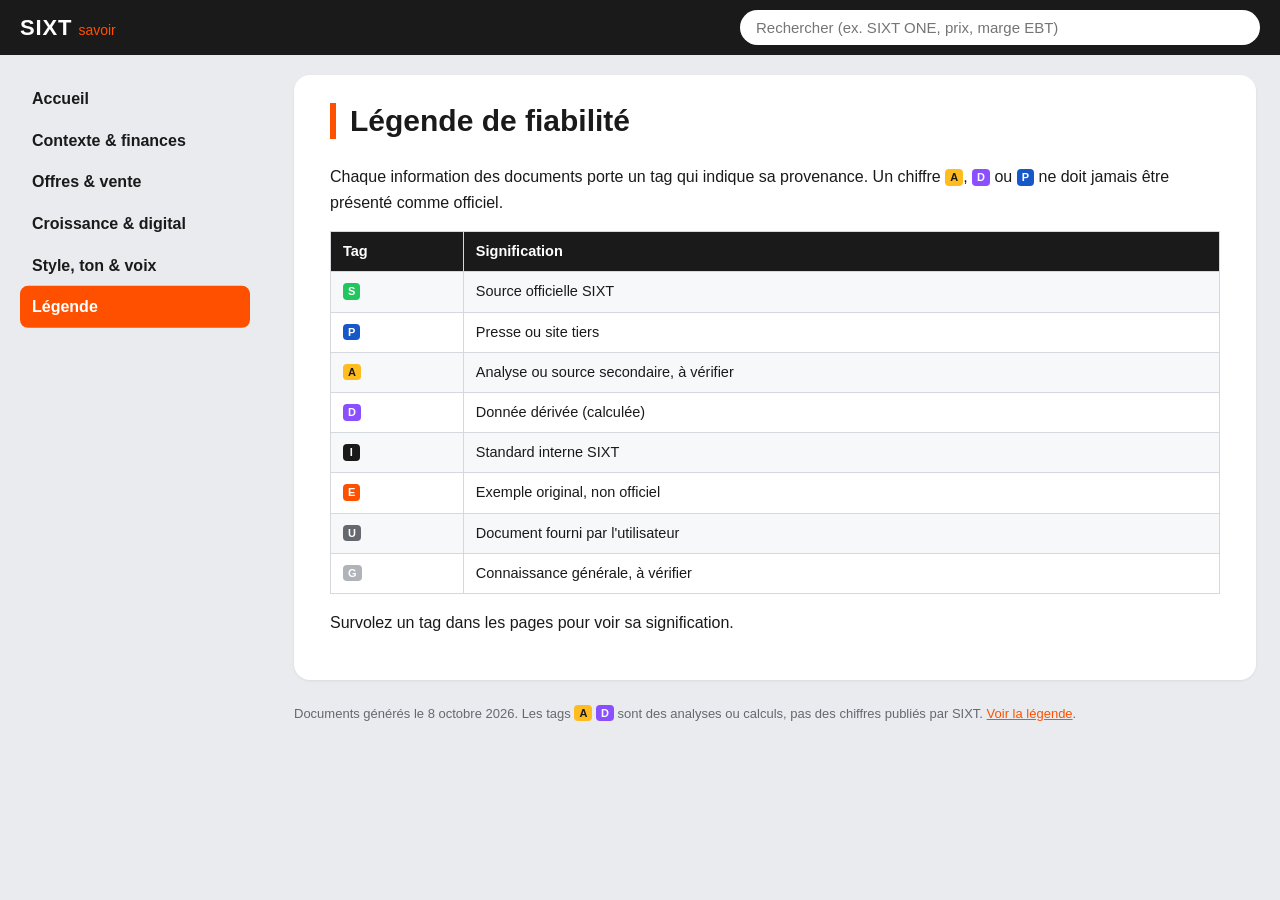
<file: site/legende.html>
<!doctype html>
<html lang="fr"><head><meta charset="utf-8">
<meta name="viewport" content="width=device-width, initial-scale=1">
<title>Légende | Base de connaissances SIXT</title>
<link rel="stylesheet" href="style.css"></head>
<body>
<header class="top">
  <button id="menu" aria-label="Menu">☰</button>
  <a class="brand" href="index.html">SIXT<span>savoir</span></a>
  <div class="search"><input id="q" type="search" placeholder="Rechercher (ex. SIXT ONE, prix, marge EBT)" autocomplete="off"><div id="res"></div></div>
</header>
<div class="wrap">
  <aside id="side"><nav><a href="index.html" class="">Accueil</a>
<a href="contexte.html" class="">Contexte & finances</a>
<a href="offres.html" class="">Offres & vente</a>
<a href="croissance.html" class="">Croissance & digital</a>
<a href="style.html" class="">Style, ton & voix</a>
<a href="legende.html" class="on">Légende</a></nav></aside>
  <main><article><h1>Légende de fiabilité</h1><p>Chaque information des documents porte un tag qui indique sa provenance. Un chiffre <span class="tag tag-A">A</span>, <span class="tag tag-D">D</span> ou <span class="tag tag-P">P</span> ne doit jamais être présenté comme officiel.</p>
<div class="tw"><table><tr><th>Tag</th><th>Signification</th></tr><tr><td><span class="tag tag-S">S</span></td><td>Source officielle SIXT</td></tr><tr><td><span class="tag tag-P">P</span></td><td>Presse ou site tiers</td></tr><tr><td><span class="tag tag-A">A</span></td><td>Analyse ou source secondaire, à vérifier</td></tr><tr><td><span class="tag tag-D">D</span></td><td>Donnée dérivée (calculée)</td></tr><tr><td><span class="tag tag-I">I</span></td><td>Standard interne SIXT</td></tr><tr><td><span class="tag tag-E">E</span></td><td>Exemple original, non officiel</td></tr><tr><td><span class="tag tag-U">U</span></td><td>Document fourni par l'utilisateur</td></tr><tr><td><span class="tag tag-G">G</span></td><td>Connaissance générale, à vérifier</td></tr></table></div>
<p>Survolez un tag dans les pages pour voir sa signification.</p></article>
  <footer>Documents générés le 8 octobre 2026. Les tags <span class="tag tag-A">A</span> <span class="tag tag-D">D</span> sont des analyses ou calculs, pas des chiffres publiés par SIXT. <a href="legende.html">Voir la légende</a>.</footer></main>
</div>
<script src="search-index.js"></script><script src="app.js"></script>
</body></html>
</file>
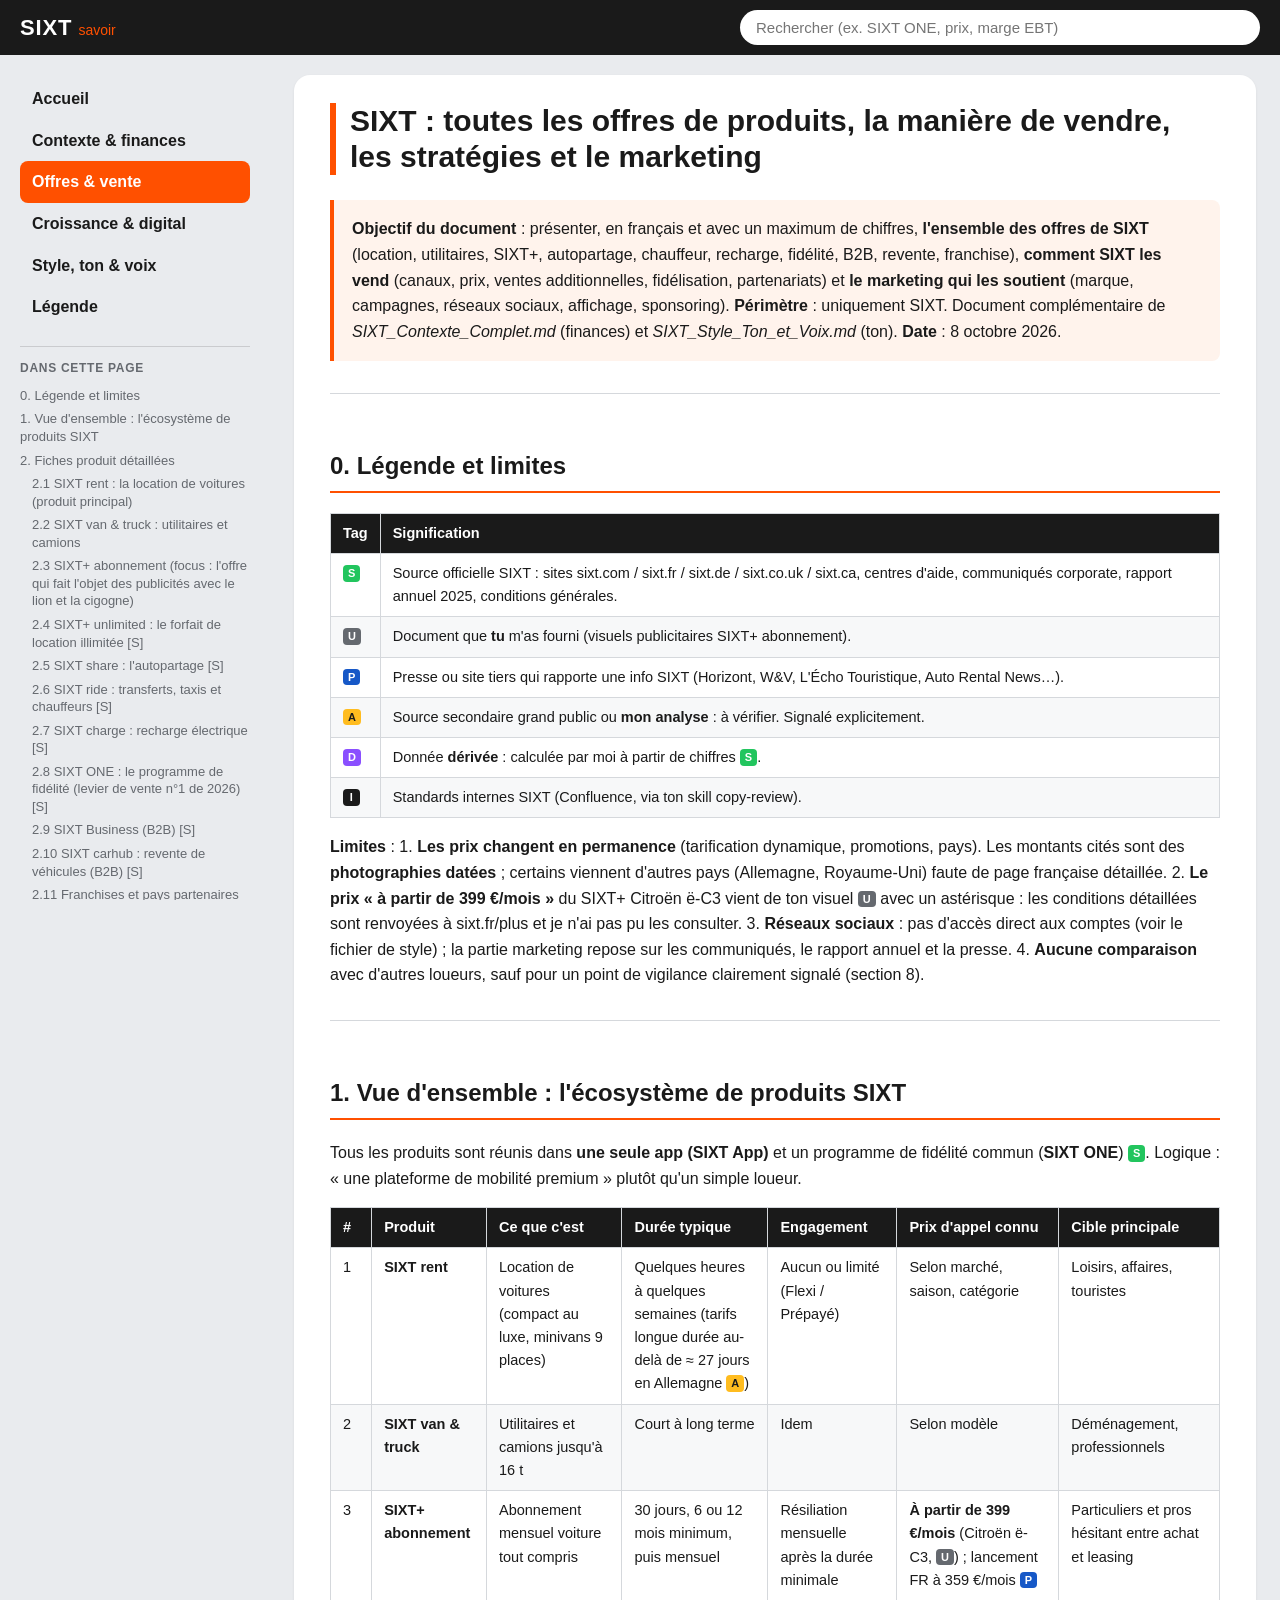
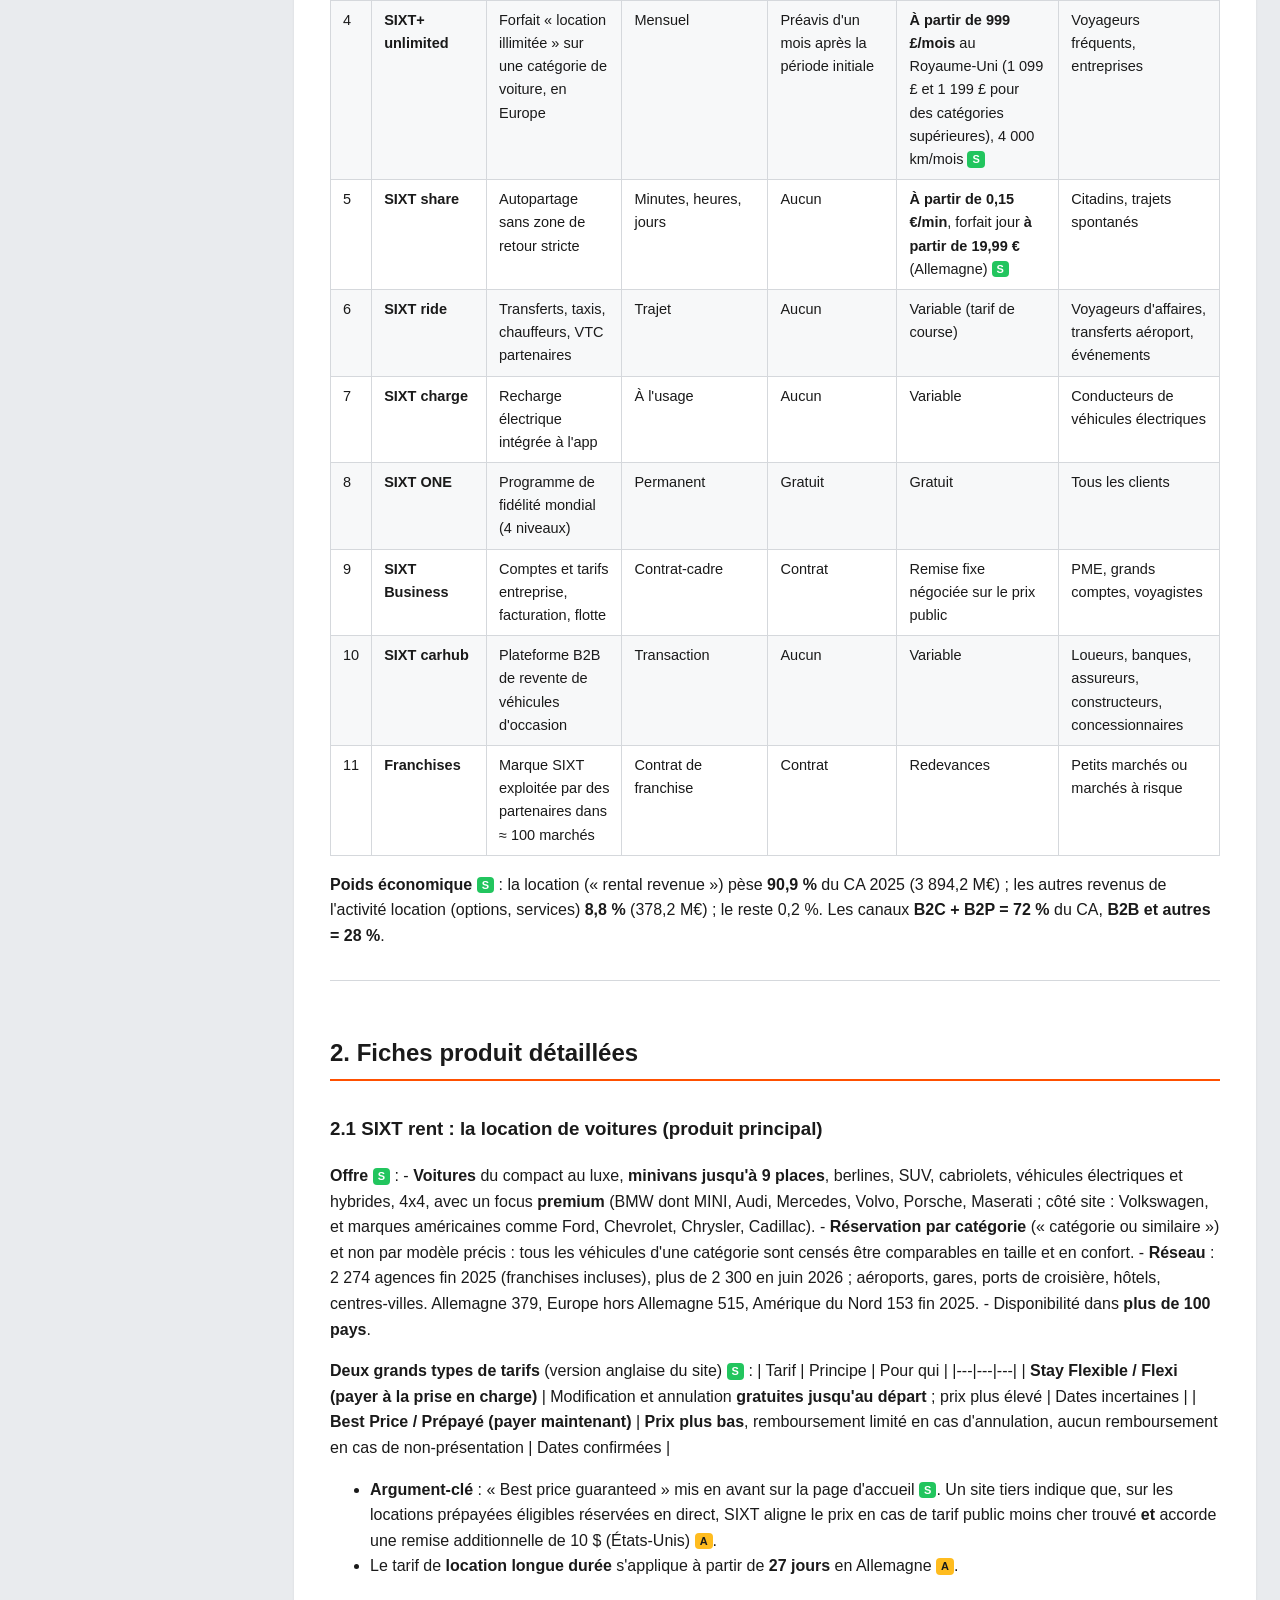
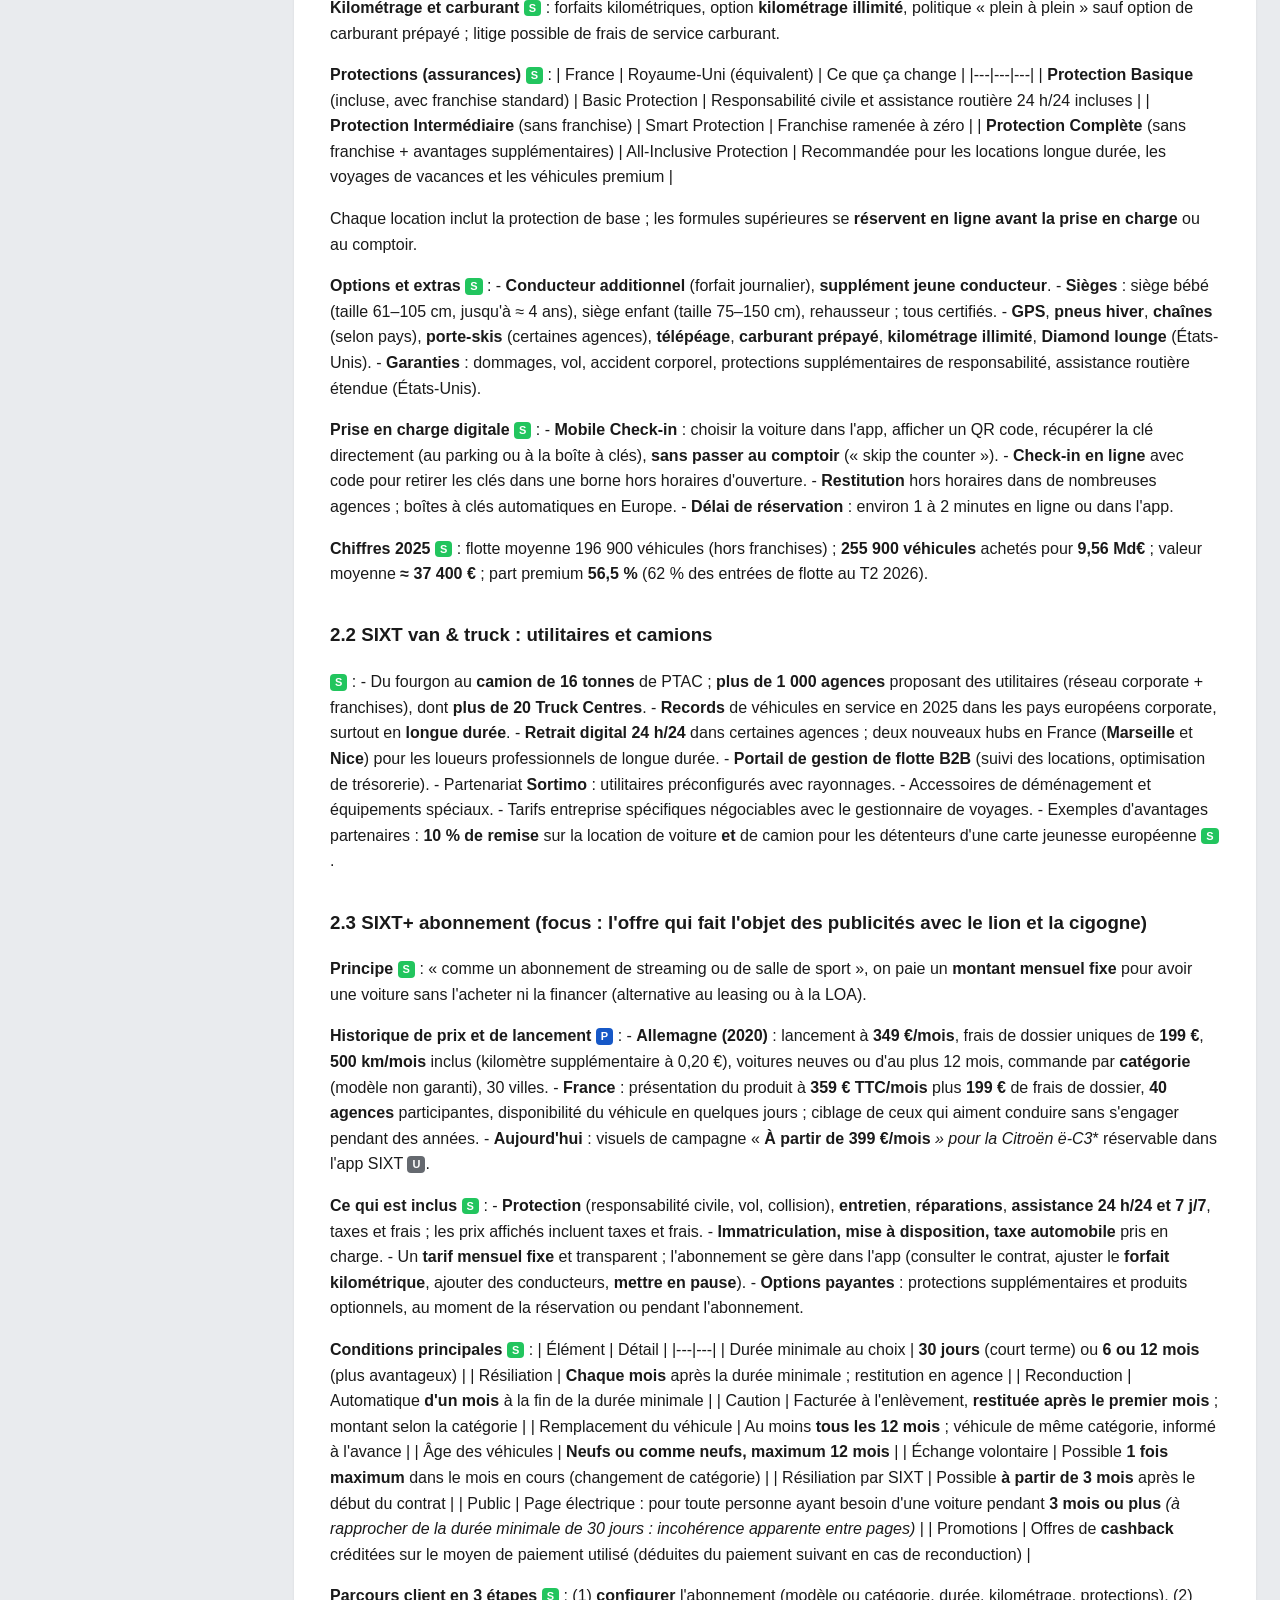
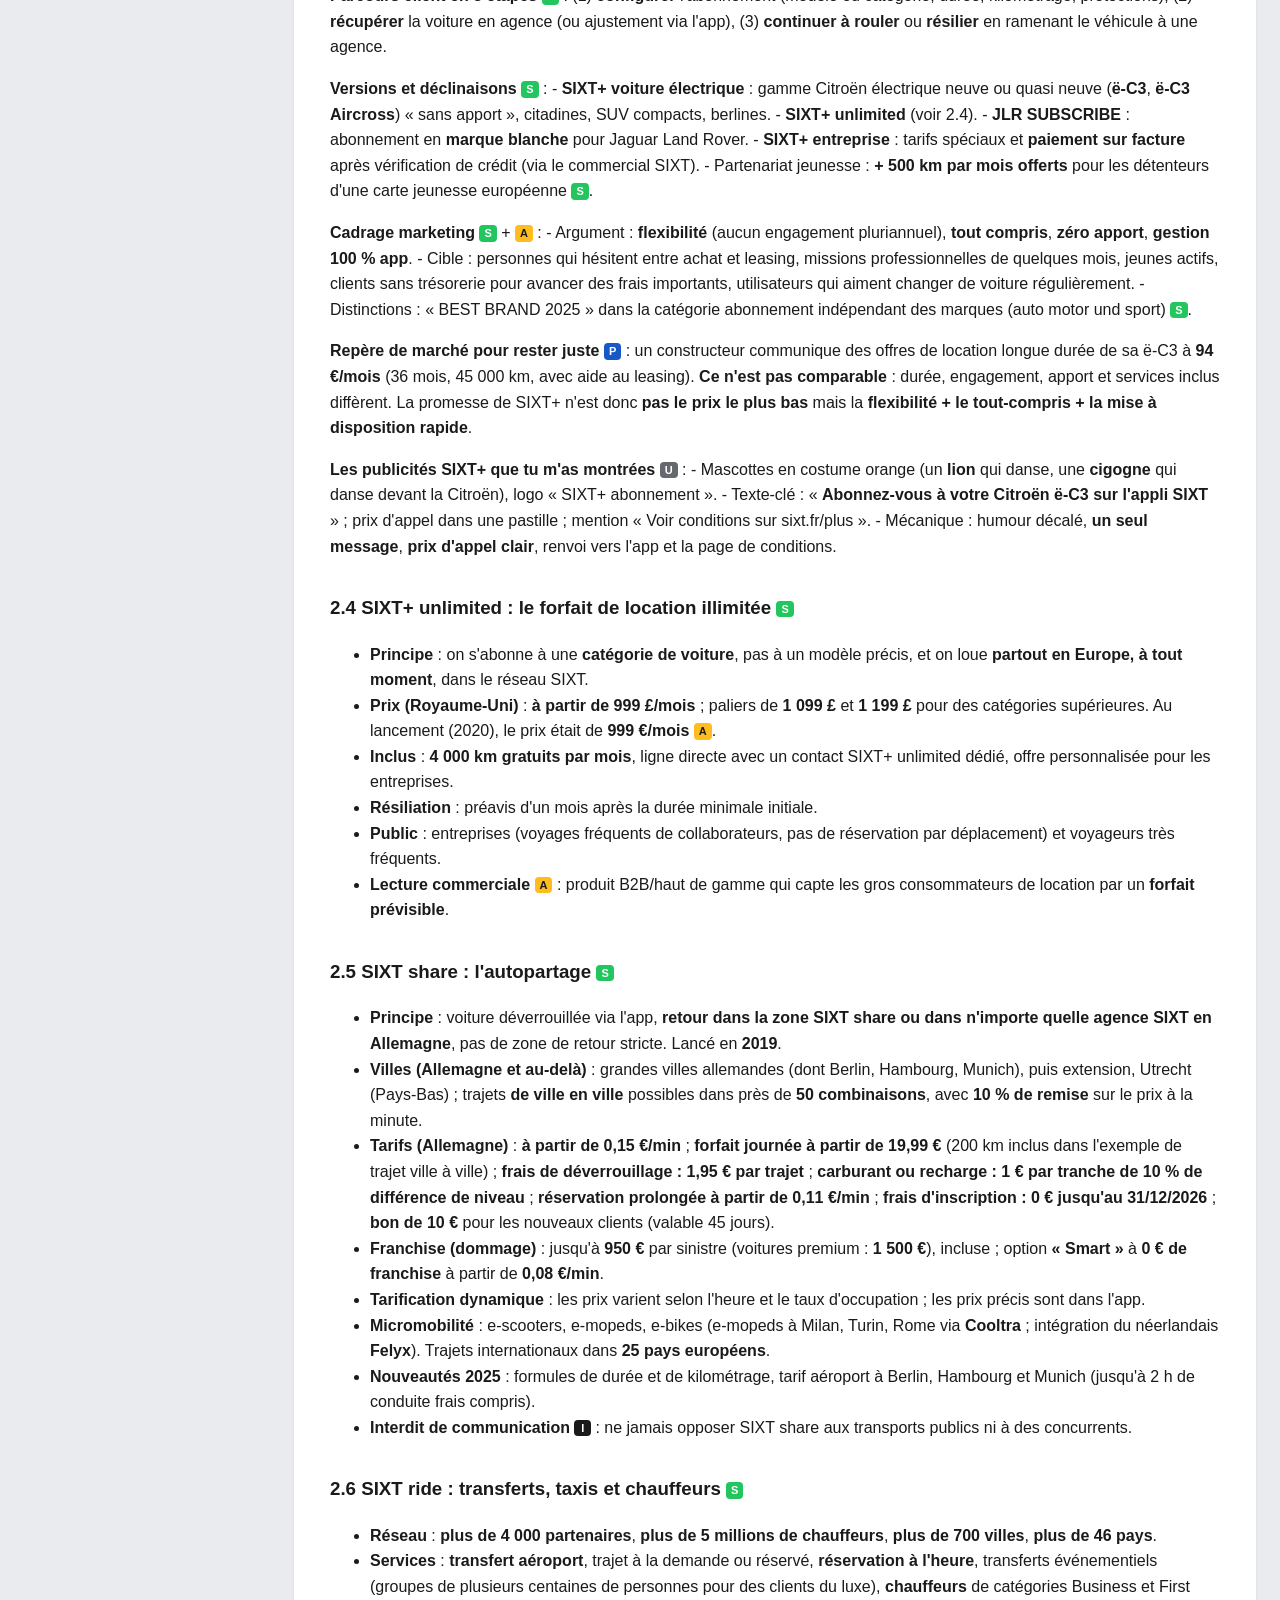
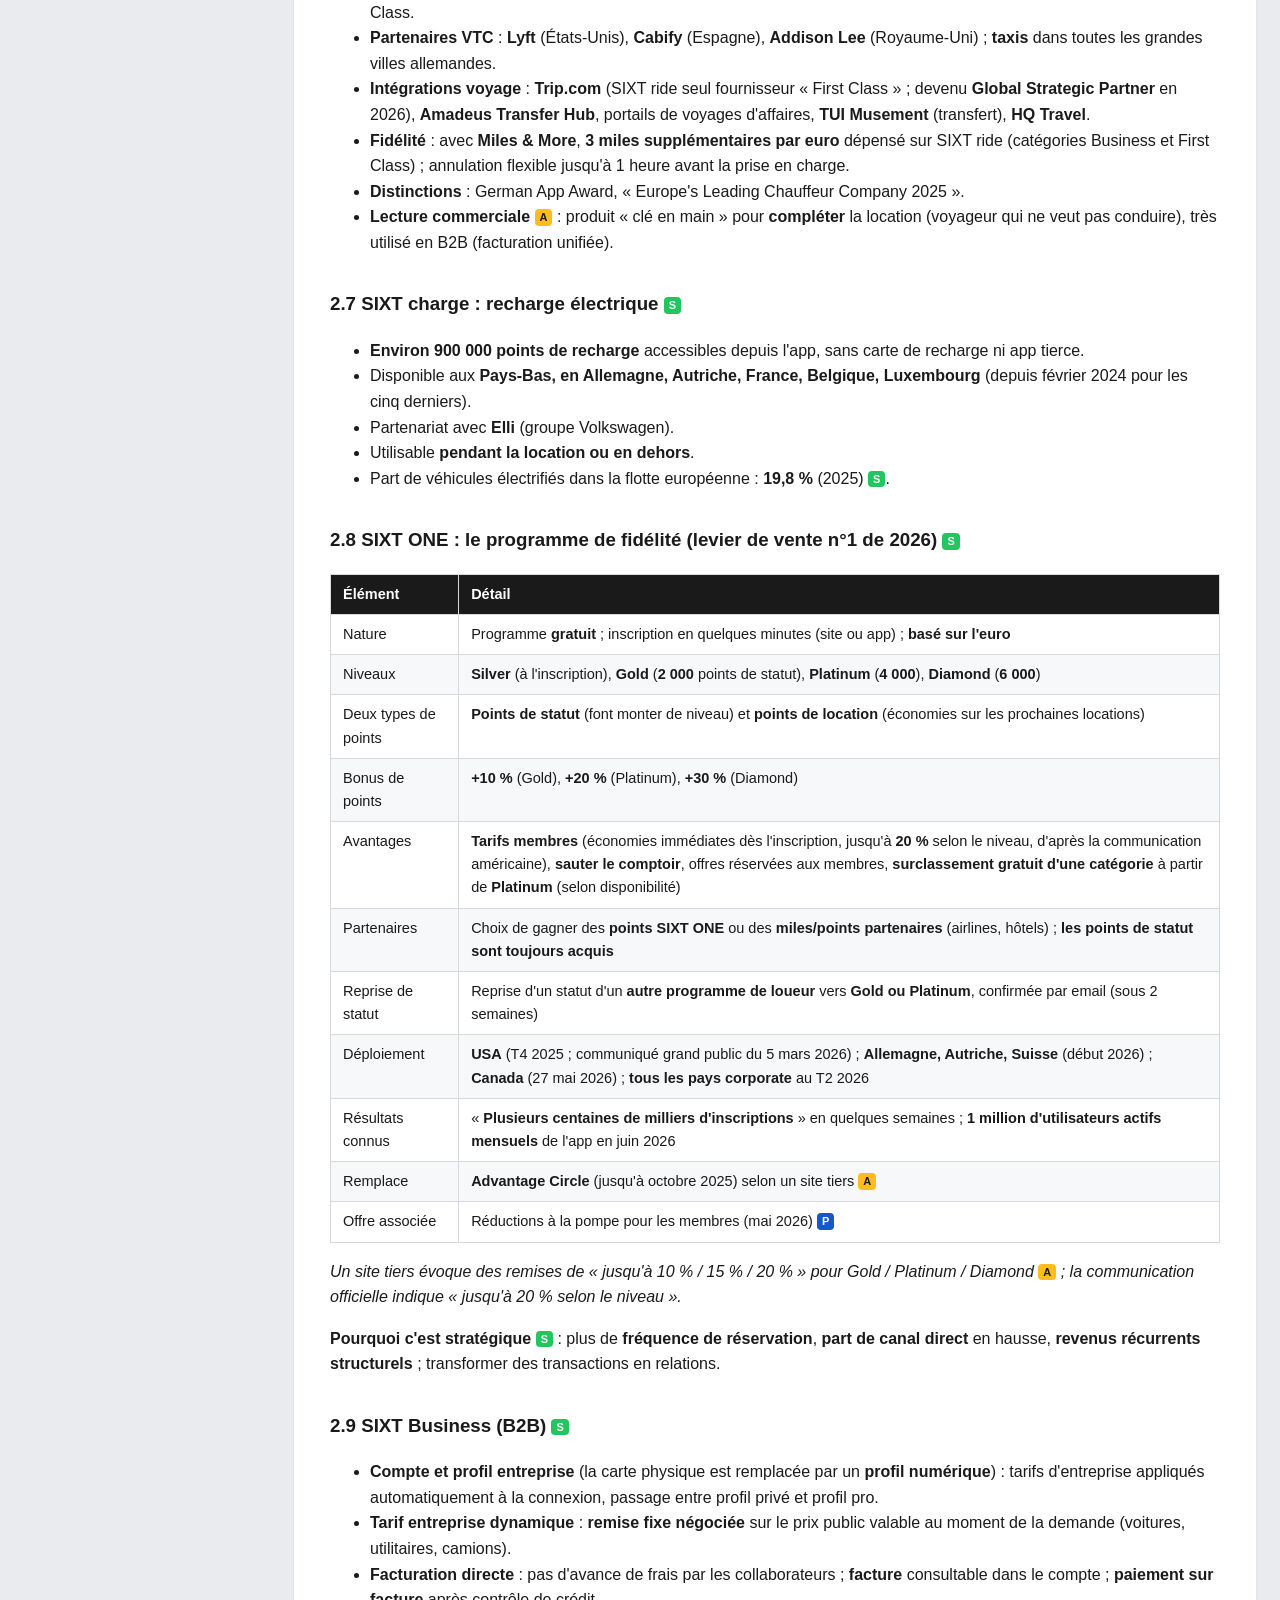
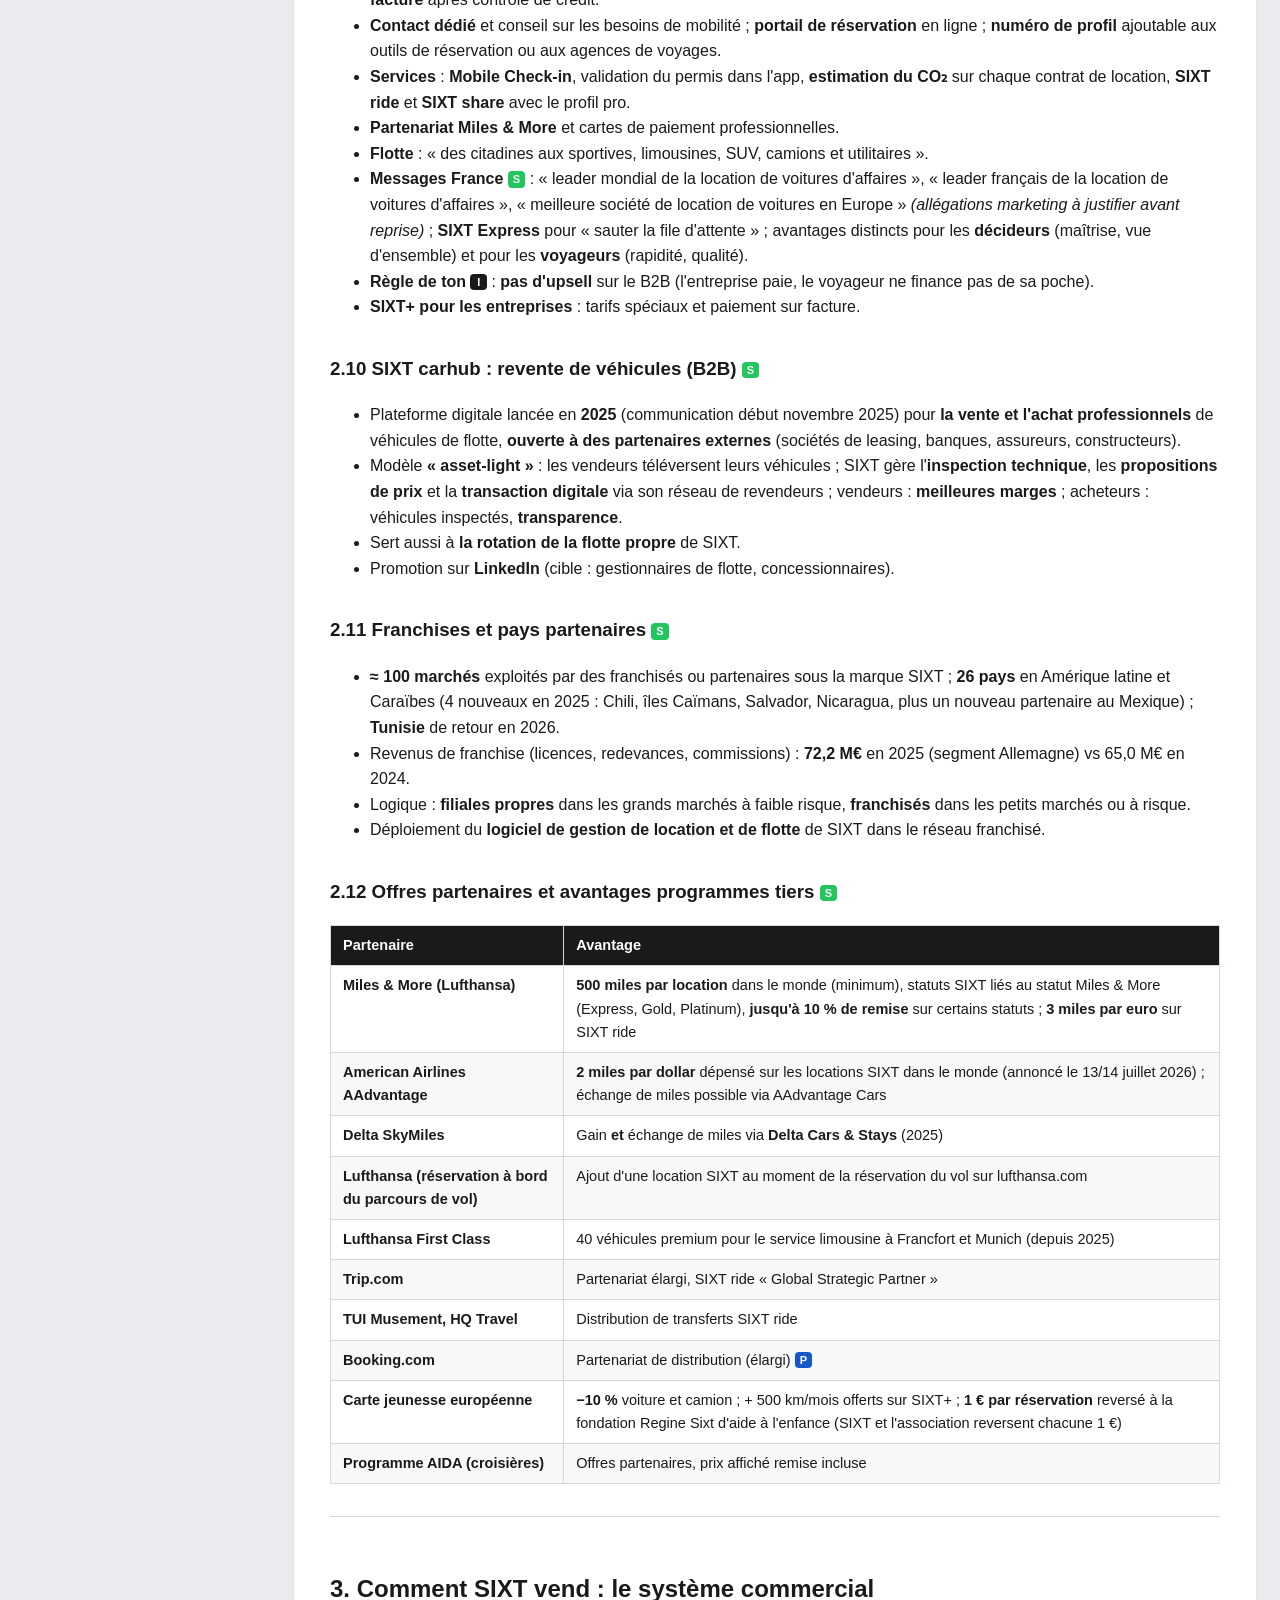
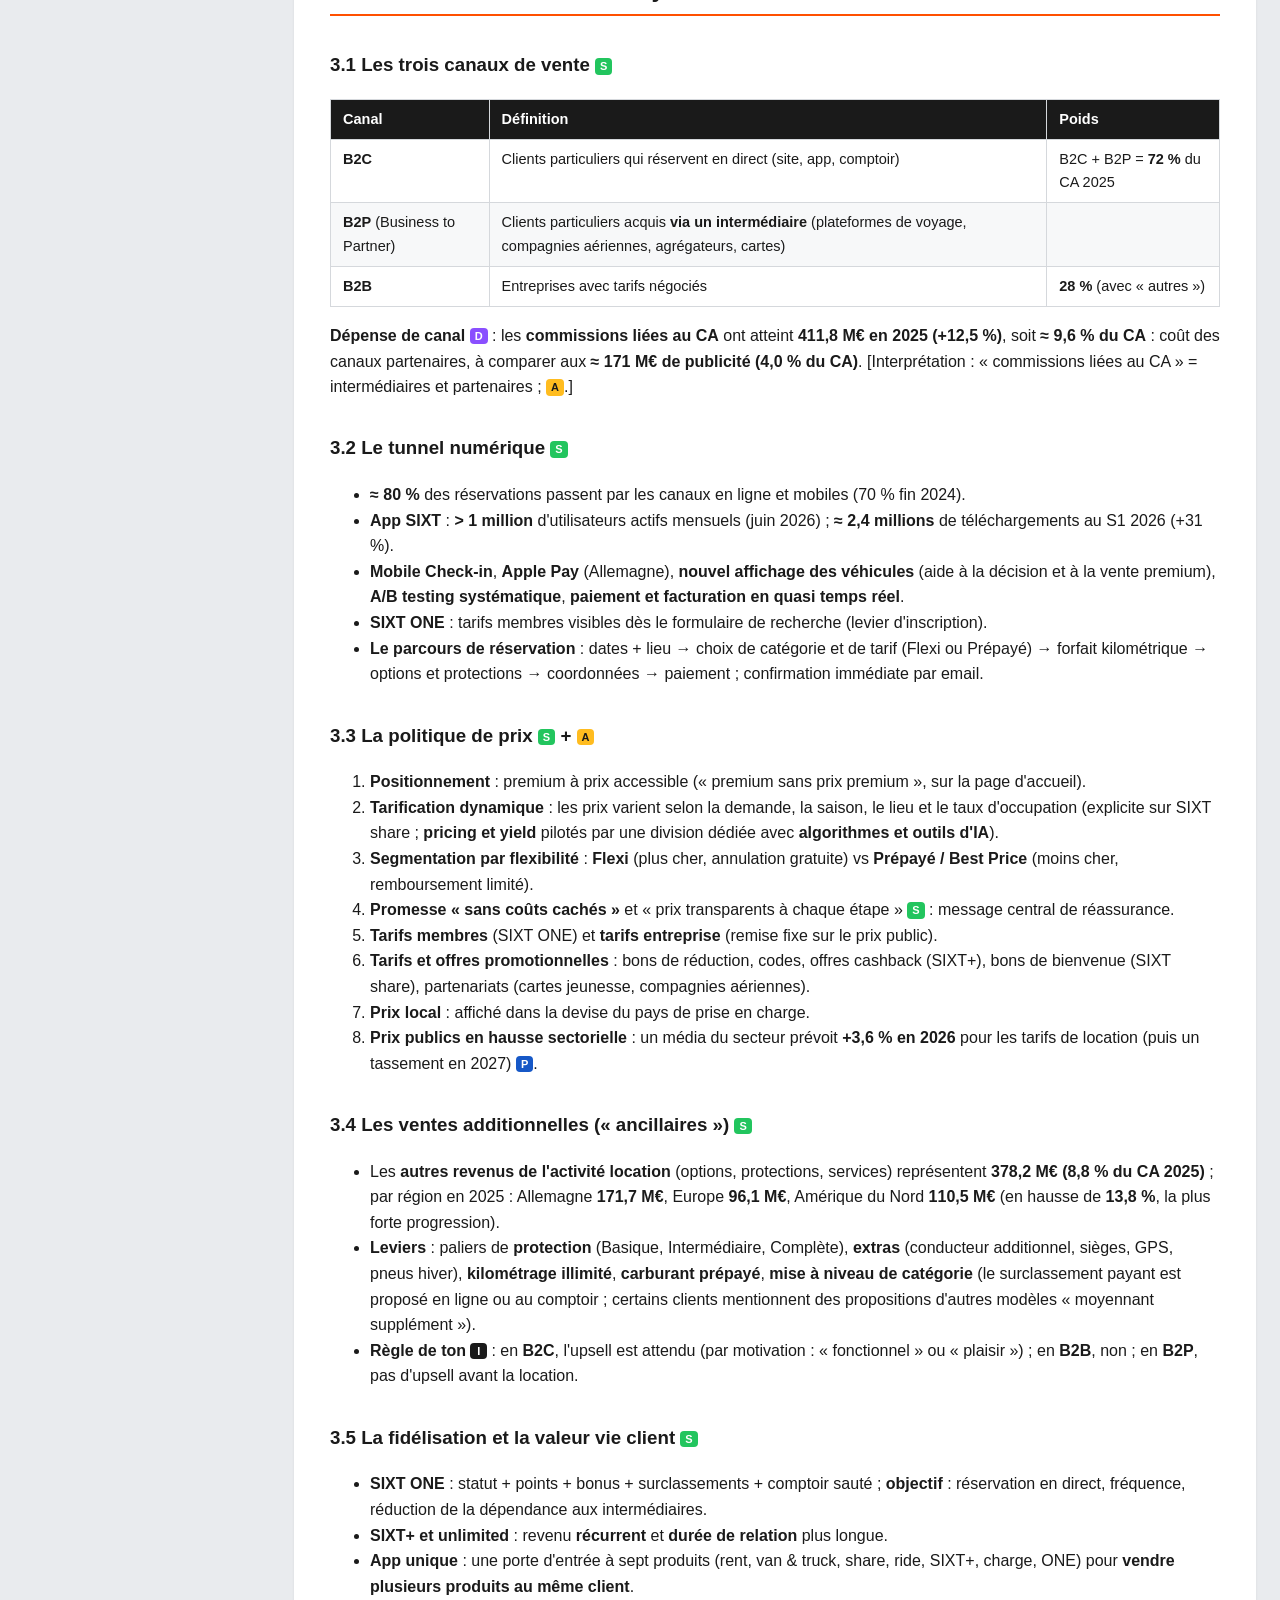
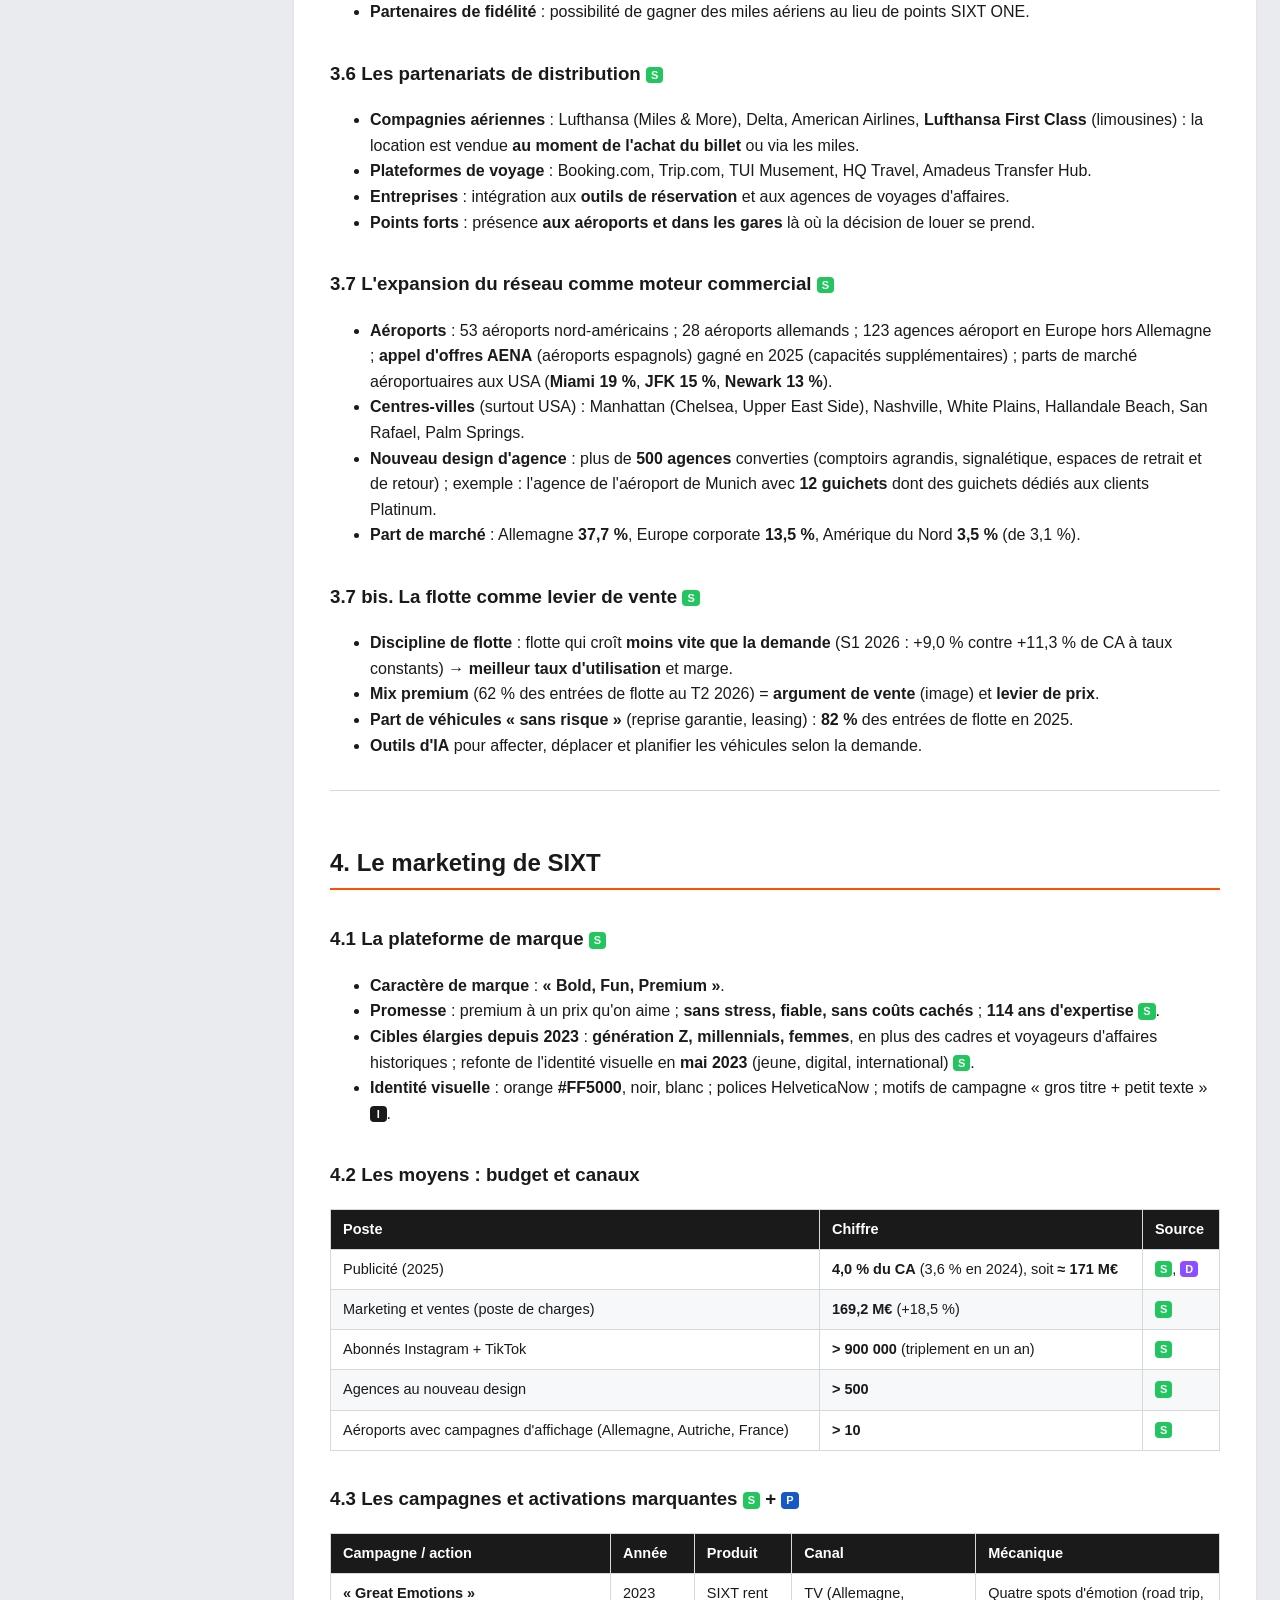
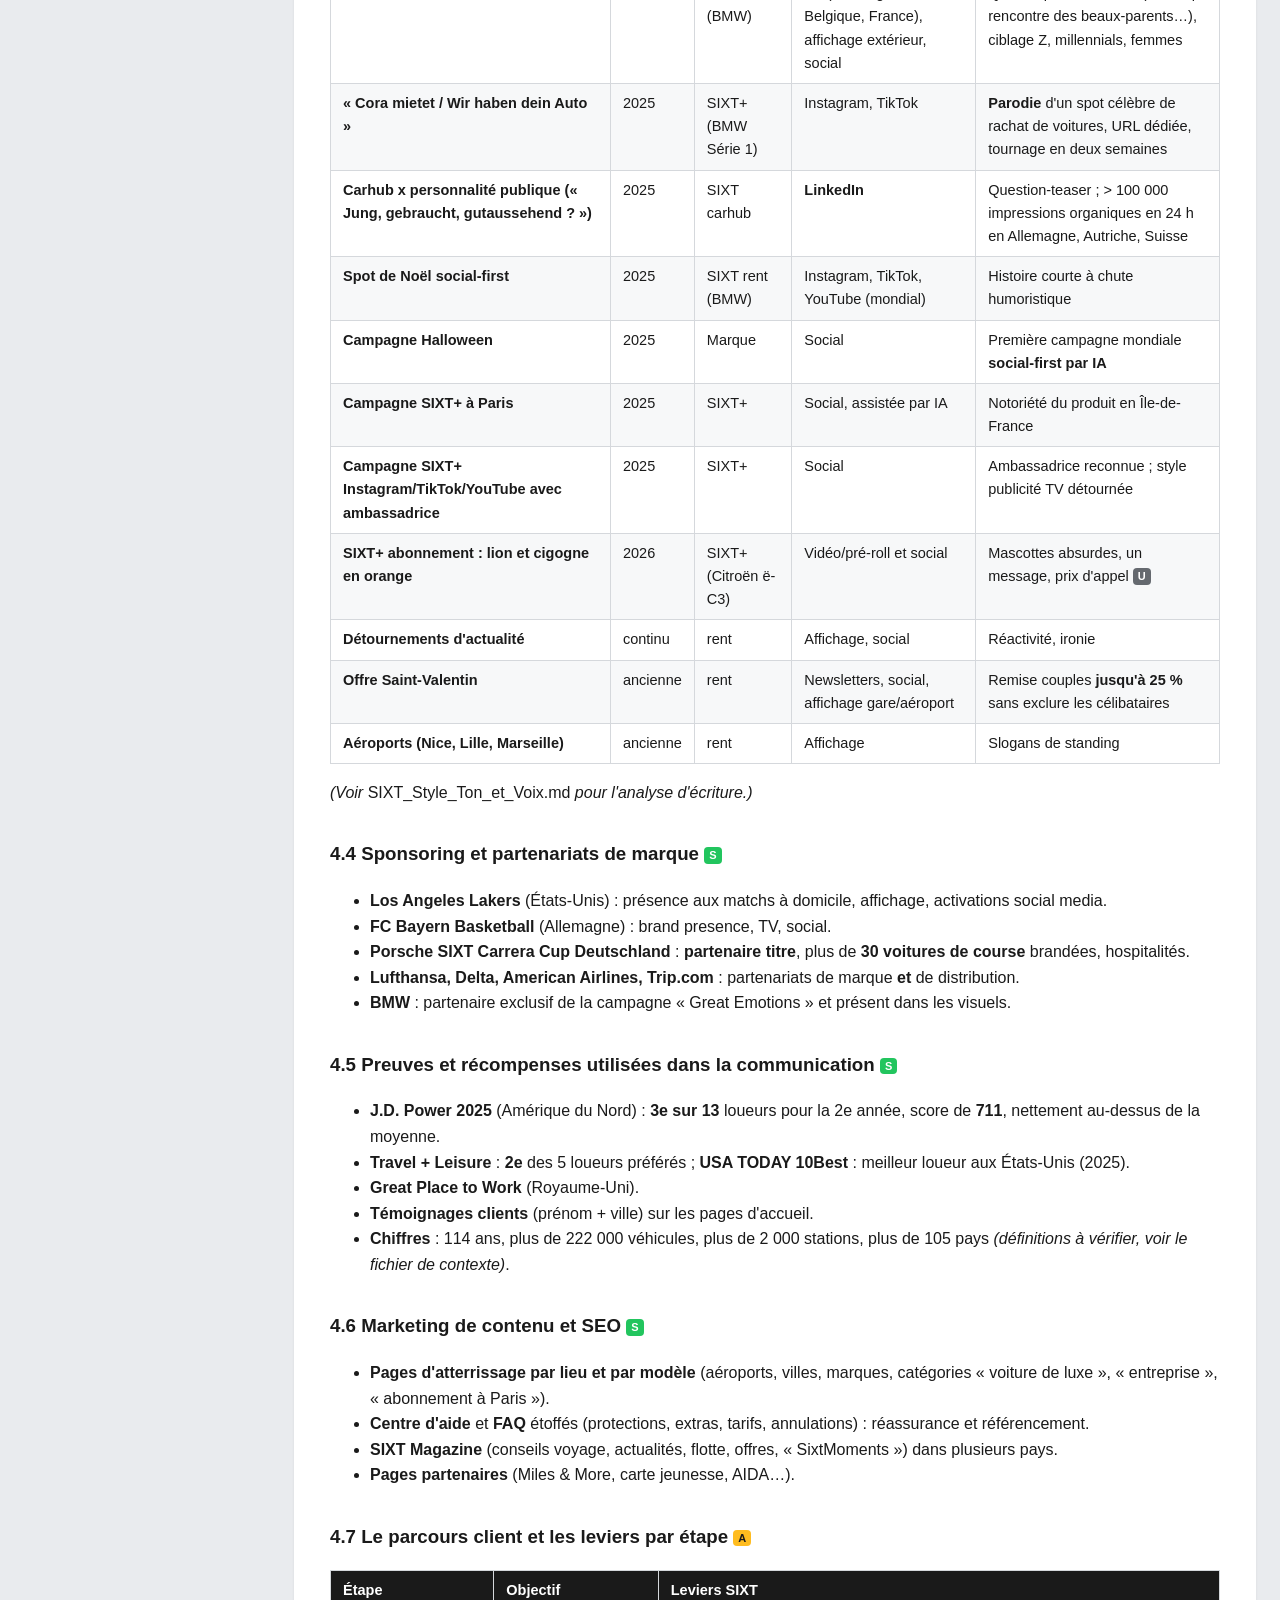
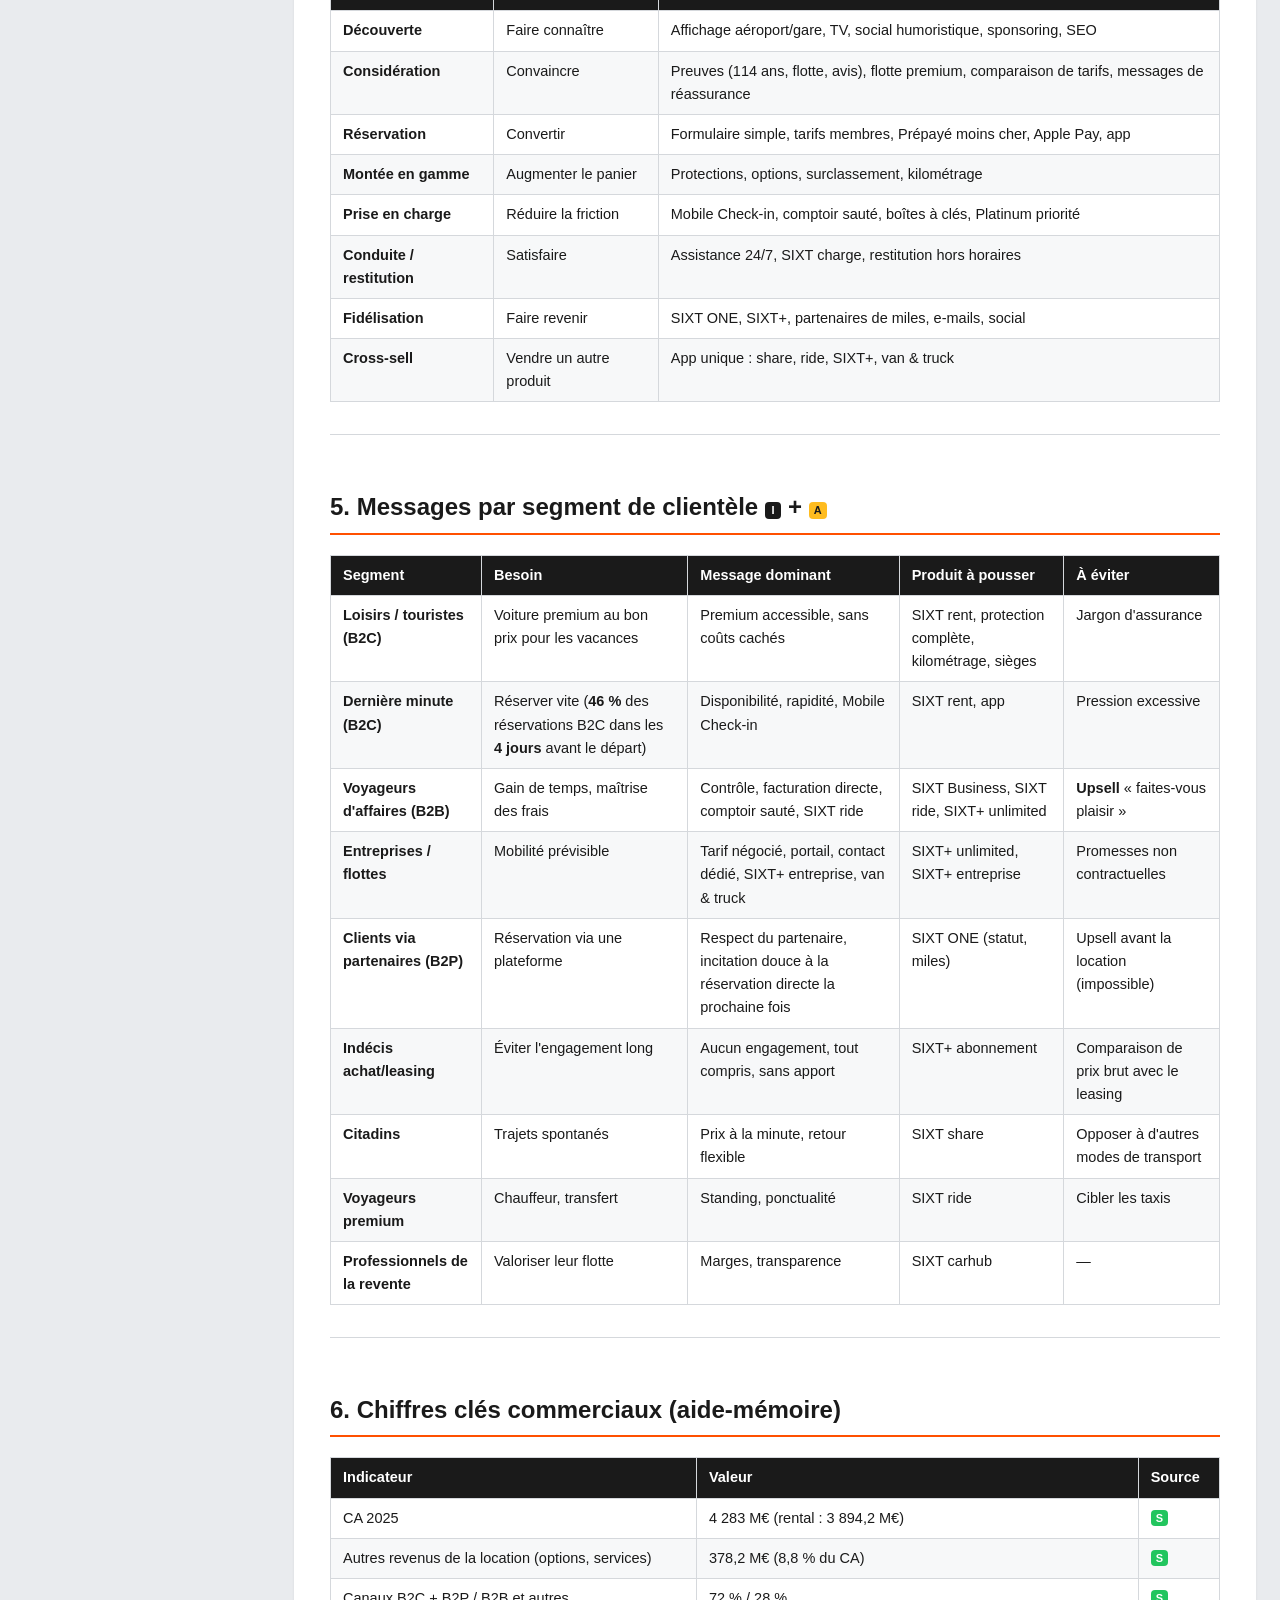
<file: site/offres.html>
<!doctype html>
<html lang="fr"><head><meta charset="utf-8">
<meta name="viewport" content="width=device-width, initial-scale=1">
<title>Offres &amp; vente | Base de connaissances SIXT</title>
<link rel="stylesheet" href="style.css"></head>
<body>
<header class="top">
  <button id="menu" aria-label="Menu">☰</button>
  <a class="brand" href="index.html">SIXT<span>savoir</span></a>
  <div class="search"><input id="q" type="search" placeholder="Rechercher (ex. SIXT ONE, prix, marge EBT)" autocomplete="off"><div id="res"></div></div>
</header>
<div class="wrap">
  <aside id="side"><nav><a href="index.html" class="">Accueil</a>
<a href="contexte.html" class="">Contexte & finances</a>
<a href="offres.html" class="on">Offres & vente</a>
<a href="croissance.html" class="">Croissance & digital</a>
<a href="style.html" class="">Style, ton & voix</a>
<a href="legende.html" class="">Légende</a></nav><div class="toc"><h4>Dans cette page</h4><a class="l2" href="#0-legende-et-limites">0. Légende et limites</a><a class="l2" href="#1-vue-densemble-lecosysteme-de-produits-sixt">1. Vue d&#x27;ensemble : l&#x27;écosystème de produits SIXT</a><a class="l2" href="#2-fiches-produit-detaillees">2. Fiches produit détaillées</a><a class="l3" href="#21-sixt-rent-la-location-de-voitures-produit-principal">2.1 SIXT rent : la location de voitures (produit principal)</a><a class="l3" href="#22-sixt-van-truck-utilitaires-et-camions">2.2 SIXT van &amp; truck : utilitaires et camions</a><a class="l3" href="#23-sixt-abonnement-focus-loffre-qui-fait-lobjet-des-publicites-avec-le-lion-et-la-cigogne">2.3 SIXT+ abonnement (focus : l&#x27;offre qui fait l&#x27;objet des publicités avec le lion et la cigogne)</a><a class="l3" href="#24-sixt-unlimited-le-forfait-de-location-illimitee-s">2.4 SIXT+ unlimited : le forfait de location illimitée [S]</a><a class="l3" href="#25-sixt-share-lautopartage-s">2.5 SIXT share : l&#x27;autopartage [S]</a><a class="l3" href="#26-sixt-ride-transferts-taxis-et-chauffeurs-s">2.6 SIXT ride : transferts, taxis et chauffeurs [S]</a><a class="l3" href="#27-sixt-charge-recharge-electrique-s">2.7 SIXT charge : recharge électrique [S]</a><a class="l3" href="#28-sixt-one-le-programme-de-fidelite-levier-de-vente-n1-de-2026-s">2.8 SIXT ONE : le programme de fidélité (levier de vente n°1 de 2026) [S]</a><a class="l3" href="#29-sixt-business-b2b-s">2.9 SIXT Business (B2B) [S]</a><a class="l3" href="#210-sixt-carhub-revente-de-vehicules-b2b-s">2.10 SIXT carhub : revente de véhicules (B2B) [S]</a><a class="l3" href="#211-franchises-et-pays-partenaires-s">2.11 Franchises et pays partenaires [S]</a><a class="l3" href="#212-offres-partenaires-et-avantages-programmes-tiers-s">2.12 Offres partenaires et avantages programmes tiers [S]</a><a class="l2" href="#3-comment-sixt-vend-le-systeme-commercial">3. Comment SIXT vend : le système commercial</a><a class="l3" href="#31-les-trois-canaux-de-vente-s">3.1 Les trois canaux de vente [S]</a><a class="l3" href="#32-le-tunnel-numerique-s">3.2 Le tunnel numérique [S]</a><a class="l3" href="#33-la-politique-de-prix-s-a">3.3 La politique de prix [S] + [A]</a><a class="l3" href="#34-les-ventes-additionnelles-ancillaires-s">3.4 Les ventes additionnelles (« ancillaires ») [S]</a><a class="l3" href="#35-la-fidelisation-et-la-valeur-vie-client-s">3.5 La fidélisation et la valeur vie client [S]</a><a class="l3" href="#36-les-partenariats-de-distribution-s">3.6 Les partenariats de distribution [S]</a><a class="l3" href="#37-lexpansion-du-reseau-comme-moteur-commercial-s">3.7 L&#x27;expansion du réseau comme moteur commercial [S]</a><a class="l3" href="#37-bis-la-flotte-comme-levier-de-vente-s">3.7 bis. La flotte comme levier de vente [S]</a><a class="l2" href="#4-le-marketing-de-sixt">4. Le marketing de SIXT</a><a class="l3" href="#41-la-plateforme-de-marque-s">4.1 La plateforme de marque [S]</a><a class="l3" href="#42-les-moyens-budget-et-canaux">4.2 Les moyens : budget et canaux</a><a class="l3" href="#43-les-campagnes-et-activations-marquantes-s-p">4.3 Les campagnes et activations marquantes [S] + [P]</a><a class="l3" href="#44-sponsoring-et-partenariats-de-marque-s">4.4 Sponsoring et partenariats de marque [S]</a><a class="l3" href="#45-preuves-et-recompenses-utilisees-dans-la-communication-s">4.5 Preuves et récompenses utilisées dans la communication [S]</a><a class="l3" href="#46-marketing-de-contenu-et-seo-s">4.6 Marketing de contenu et SEO [S]</a><a class="l3" href="#47-le-parcours-client-et-les-leviers-par-etape-a">4.7 Le parcours client et les leviers par étape [A]</a><a class="l2" href="#5-messages-par-segment-de-clientele-i-a">5. Messages par segment de clientèle [I] + [A]</a><a class="l2" href="#6-chiffres-cles-commerciaux-aide-memoire">6. Chiffres clés commerciaux (aide-mémoire)</a><a class="l2" href="#7-analyse-forces-vigilances-et-lectures-strategiques-a">7. Analyse : forces, vigilances et lectures stratégiques [A]</a><a class="l3" href="#71-ce-qui-fonctionne-dans-la-maniere-de-vendre">7.1 Ce qui fonctionne dans la manière de vendre</a><a class="l3" href="#72-points-de-vigilance-et-frictions-rapportees">7.2 Points de vigilance et frictions rapportées</a><a class="l3" href="#73-lectures-strategiques">7.3 Lectures stratégiques</a><a class="l2" href="#8-ce-quil-faut-verifier-avant-dutiliser-ce-document">8. Ce qu&#x27;il faut vérifier avant d&#x27;utiliser ce document</a><a class="l2" href="#9-sources">9. Sources</a></div></aside>
  <main><article><h1 id="sixt-toutes-les-offres-de-produits-la-maniere-de-vendre-les-strategies-et-le-marketing">SIXT : toutes les offres de produits, la manière de vendre, les stratégies et le marketing</h1>
<blockquote>
<p><strong>Objectif du document</strong> : présenter, en français et avec un maximum de chiffres, <strong>l'ensemble des offres de SIXT</strong> (location, utilitaires, SIXT+, autopartage, chauffeur, recharge, fidélité, B2B, revente, franchise), <strong>comment SIXT les vend</strong> (canaux, prix, ventes additionnelles, fidélisation, partenariats) et <strong>le marketing qui les soutient</strong> (marque, campagnes, réseaux sociaux, affichage, sponsoring).
<strong>Périmètre</strong> : uniquement SIXT. Document complémentaire de <em>SIXT_Contexte_Complet.md</em> (finances) et <em>SIXT_Style_Ton_et_Voix.md</em> (ton).
<strong>Date</strong> : 8 octobre 2026.</p>
</blockquote>
<hr />
<h2 id="0-legende-et-limites">0. Légende et limites</h2>
<div class="tw"><table>
<thead>
<tr>
<th>Tag</th>
<th>Signification</th>
</tr>
</thead>
<tbody>
<tr>
<td><strong><span class="tag tag-S" title="Source officielle SIXT">S</span></strong></td>
<td>Source officielle SIXT : sites sixt.com / sixt.fr / sixt.de / sixt.co.uk / sixt.ca, centres d'aide, communiqués corporate, rapport annuel 2025, conditions générales.</td>
</tr>
<tr>
<td><strong><span class="tag tag-U" title="Document fourni par l'utilisateur">U</span></strong></td>
<td>Document que <strong>tu</strong> m'as fourni (visuels publicitaires SIXT+ abonnement).</td>
</tr>
<tr>
<td><strong><span class="tag tag-P" title="Presse ou site tiers">P</span></strong></td>
<td>Presse ou site tiers qui rapporte une info SIXT (Horizont, W&amp;V, L'Écho Touristique, Auto Rental News…).</td>
</tr>
<tr>
<td><strong><span class="tag tag-A" title="Analyse ou source secondaire, à vérifier">A</span></strong></td>
<td>Source secondaire grand public ou <strong>mon analyse</strong> : à vérifier. Signalé explicitement.</td>
</tr>
<tr>
<td><strong><span class="tag tag-D" title="Donnée dérivée (calculée)">D</span></strong></td>
<td>Donnée <strong>dérivée</strong> : calculée par moi à partir de chiffres <span class="tag tag-S" title="Source officielle SIXT">S</span>.</td>
</tr>
<tr>
<td><strong><span class="tag tag-I" title="Standard interne SIXT">I</span></strong></td>
<td>Standards internes SIXT (Confluence, via ton skill copy-review).</td>
</tr>
</tbody>
</table></div>
<p><strong>Limites</strong> :
1. <strong>Les prix changent en permanence</strong> (tarification dynamique, promotions, pays). Les montants cités sont des <strong>photographies datées</strong> ; certains viennent d'autres pays (Allemagne, Royaume-Uni) faute de page française détaillée.
2. <strong>Le prix « à partir de 399 €/mois »</strong> du SIXT+ Citroën ë-C3 vient de ton visuel <span class="tag tag-U" title="Document fourni par l'utilisateur">U</span> avec un astérisque : les conditions détaillées sont renvoyées à sixt.fr/plus et je n'ai pas pu les consulter.
3. <strong>Réseaux sociaux</strong> : pas d'accès direct aux comptes (voir le fichier de style) ; la partie marketing repose sur les communiqués, le rapport annuel et la presse.
4. <strong>Aucune comparaison</strong> avec d'autres loueurs, sauf pour un point de vigilance clairement signalé (section 8).</p>
<hr />
<h2 id="1-vue-densemble-lecosysteme-de-produits-sixt">1. Vue d'ensemble : l'écosystème de produits SIXT</h2>
<p>Tous les produits sont réunis dans <strong>une seule app (SIXT App)</strong> et un programme de fidélité commun (<strong>SIXT ONE</strong>) <span class="tag tag-S" title="Source officielle SIXT">S</span>. Logique : « une plateforme de mobilité premium » plutôt qu'un simple loueur.</p>
<div class="tw"><table>
<thead>
<tr>
<th>#</th>
<th>Produit</th>
<th>Ce que c'est</th>
<th>Durée typique</th>
<th>Engagement</th>
<th>Prix d'appel connu</th>
<th>Cible principale</th>
</tr>
</thead>
<tbody>
<tr>
<td>1</td>
<td><strong>SIXT rent</strong></td>
<td>Location de voitures (compact au luxe, minivans 9 places)</td>
<td>Quelques heures à quelques semaines (tarifs longue durée au-delà de ≈ 27 jours en Allemagne <span class="tag tag-A" title="Analyse ou source secondaire, à vérifier">A</span>)</td>
<td>Aucun ou limité (Flexi / Prépayé)</td>
<td>Selon marché, saison, catégorie</td>
<td>Loisirs, affaires, touristes</td>
</tr>
<tr>
<td>2</td>
<td><strong>SIXT van &amp; truck</strong></td>
<td>Utilitaires et camions jusqu'à 16 t</td>
<td>Court à long terme</td>
<td>Idem</td>
<td>Selon modèle</td>
<td>Déménagement, professionnels</td>
</tr>
<tr>
<td>3</td>
<td><strong>SIXT+ abonnement</strong></td>
<td>Abonnement mensuel voiture tout compris</td>
<td>30 jours, 6 ou 12 mois minimum, puis mensuel</td>
<td>Résiliation mensuelle après la durée minimale</td>
<td><strong>À partir de 399 €/mois</strong> (Citroën ë-C3, <span class="tag tag-U" title="Document fourni par l'utilisateur">U</span>) ; lancement FR à 359 €/mois <span class="tag tag-P" title="Presse ou site tiers">P</span></td>
<td>Particuliers et pros hésitant entre achat et leasing</td>
</tr>
<tr>
<td>4</td>
<td><strong>SIXT+ unlimited</strong></td>
<td>Forfait « location illimitée » sur une catégorie de voiture, en Europe</td>
<td>Mensuel</td>
<td>Préavis d'un mois après la période initiale</td>
<td><strong>À partir de 999 £/mois</strong> au Royaume-Uni (1 099 £ et 1 199 £ pour des catégories supérieures), 4 000 km/mois <span class="tag tag-S" title="Source officielle SIXT">S</span></td>
<td>Voyageurs fréquents, entreprises</td>
</tr>
<tr>
<td>5</td>
<td><strong>SIXT share</strong></td>
<td>Autopartage sans zone de retour stricte</td>
<td>Minutes, heures, jours</td>
<td>Aucun</td>
<td><strong>À partir de 0,15 €/min</strong>, forfait jour <strong>à partir de 19,99 €</strong> (Allemagne) <span class="tag tag-S" title="Source officielle SIXT">S</span></td>
<td>Citadins, trajets spontanés</td>
</tr>
<tr>
<td>6</td>
<td><strong>SIXT ride</strong></td>
<td>Transferts, taxis, chauffeurs, VTC partenaires</td>
<td>Trajet</td>
<td>Aucun</td>
<td>Variable (tarif de course)</td>
<td>Voyageurs d'affaires, transferts aéroport, événements</td>
</tr>
<tr>
<td>7</td>
<td><strong>SIXT charge</strong></td>
<td>Recharge électrique intégrée à l'app</td>
<td>À l'usage</td>
<td>Aucun</td>
<td>Variable</td>
<td>Conducteurs de véhicules électriques</td>
</tr>
<tr>
<td>8</td>
<td><strong>SIXT ONE</strong></td>
<td>Programme de fidélité mondial (4 niveaux)</td>
<td>Permanent</td>
<td>Gratuit</td>
<td>Gratuit</td>
<td>Tous les clients</td>
</tr>
<tr>
<td>9</td>
<td><strong>SIXT Business</strong></td>
<td>Comptes et tarifs entreprise, facturation, flotte</td>
<td>Contrat-cadre</td>
<td>Contrat</td>
<td>Remise fixe négociée sur le prix public</td>
<td>PME, grands comptes, voyagistes</td>
</tr>
<tr>
<td>10</td>
<td><strong>SIXT carhub</strong></td>
<td>Plateforme B2B de revente de véhicules d'occasion</td>
<td>Transaction</td>
<td>Aucun</td>
<td>Variable</td>
<td>Loueurs, banques, assureurs, constructeurs, concessionnaires</td>
</tr>
<tr>
<td>11</td>
<td><strong>Franchises</strong></td>
<td>Marque SIXT exploitée par des partenaires dans ≈ 100 marchés</td>
<td>Contrat de franchise</td>
<td>Contrat</td>
<td>Redevances</td>
<td>Petits marchés ou marchés à risque</td>
</tr>
</tbody>
</table></div>
<p><strong>Poids économique</strong> <span class="tag tag-S" title="Source officielle SIXT (rapport annuel 2025)">S</span> : la location (« rental revenue ») pèse <strong>90,9 %</strong> du CA 2025 (3 894,2 M€) ; les autres revenus de l'activité location (options, services) <strong>8,8 %</strong> (378,2 M€) ; le reste 0,2 %. Les canaux <strong>B2C + B2P = 72 %</strong> du CA, <strong>B2B et autres = 28 %</strong>.</p>
<hr />
<h2 id="2-fiches-produit-detaillees">2. Fiches produit détaillées</h2>
<h3 id="21-sixt-rent-la-location-de-voitures-produit-principal">2.1 SIXT rent : la location de voitures (produit principal)</h3>
<p><strong>Offre</strong> <span class="tag tag-S" title="Source officielle SIXT">S</span> :
- <strong>Voitures</strong> du compact au luxe, <strong>minivans jusqu'à 9 places</strong>, berlines, SUV, cabriolets, véhicules électriques et hybrides, 4x4, avec un focus <strong>premium</strong> (BMW dont MINI, Audi, Mercedes, Volvo, Porsche, Maserati ; côté site : Volkswagen, et marques américaines comme Ford, Chevrolet, Chrysler, Cadillac).
- <strong>Réservation par catégorie</strong> (« catégorie ou similaire ») et non par modèle précis : tous les véhicules d'une catégorie sont censés être comparables en taille et en confort.
- <strong>Réseau</strong> : 2 274 agences fin 2025 (franchises incluses), plus de 2 300 en juin 2026 ; aéroports, gares, ports de croisière, hôtels, centres-villes. Allemagne 379, Europe hors Allemagne 515, Amérique du Nord 153 fin 2025.
- Disponibilité dans <strong>plus de 100 pays</strong>.</p>
<p><strong>Deux grands types de tarifs</strong> (version anglaise du site) <span class="tag tag-S" title="Source officielle SIXT">S</span> :
| Tarif | Principe | Pour qui |
|---|---|---|
| <strong>Stay Flexible / Flexi (payer à la prise en charge)</strong> | Modification et annulation <strong>gratuites jusqu'au départ</strong> ; prix plus élevé | Dates incertaines |
| <strong>Best Price / Prépayé (payer maintenant)</strong> | <strong>Prix plus bas</strong>, remboursement limité en cas d'annulation, aucun remboursement en cas de non-présentation | Dates confirmées |</p>
<ul>
<li><strong>Argument-clé</strong> : « Best price guaranteed » mis en avant sur la page d'accueil <span class="tag tag-S" title="Source officielle SIXT">S</span>. Un site tiers indique que, sur les locations prépayées éligibles réservées en direct, SIXT aligne le prix en cas de tarif public moins cher trouvé <strong>et</strong> accorde une remise additionnelle de 10 $ (États-Unis) <span class="tag tag-A" title="Analyse ou source secondaire, à vérifier (à vérifier sur les conditions officielles)">A</span>.</li>
<li>Le tarif de <strong>location longue durée</strong> s'applique à partir de <strong>27 jours</strong> en Allemagne <span class="tag tag-A" title="Analyse ou source secondaire, à vérifier">A</span>.</li>
</ul>
<p><strong>Kilométrage et carburant</strong> <span class="tag tag-S" title="Source officielle SIXT">S</span> : forfaits kilométriques, option <strong>kilométrage illimité</strong>, politique « plein à plein » sauf option de carburant prépayé ; litige possible de frais de service carburant.</p>
<p><strong>Protections (assurances)</strong> <span class="tag tag-S" title="Source officielle SIXT">S</span> :
| France | Royaume-Uni (équivalent) | Ce que ça change |
|---|---|---|
| <strong>Protection Basique</strong> (incluse, avec franchise standard) | Basic Protection | Responsabilité civile et assistance routière 24 h/24 incluses |
| <strong>Protection Intermédiaire</strong> (sans franchise) | Smart Protection | Franchise ramenée à zéro |
| <strong>Protection Complète</strong> (sans franchise + avantages supplémentaires) | All-Inclusive Protection | Recommandée pour les locations longue durée, les voyages de vacances et les véhicules premium |</p>
<p>Chaque location inclut la protection de base ; les formules supérieures se <strong>réservent en ligne avant la prise en charge</strong> ou au comptoir.</p>
<p><strong>Options et extras</strong> <span class="tag tag-S" title="Source officielle SIXT">S</span> :
- <strong>Conducteur additionnel</strong> (forfait journalier), <strong>supplément jeune conducteur</strong>.
- <strong>Sièges</strong> : siège bébé (taille 61–105 cm, jusqu'à ≈ 4 ans), siège enfant (taille 75–150 cm), rehausseur ; tous certifiés.
- <strong>GPS</strong>, <strong>pneus hiver</strong>, <strong>chaînes</strong> (selon pays), <strong>porte-skis</strong> (certaines agences), <strong>télépéage</strong>, <strong>carburant prépayé</strong>, <strong>kilométrage illimité</strong>, <strong>Diamond lounge</strong> (États-Unis).
- <strong>Garanties</strong> : dommages, vol, accident corporel, protections supplémentaires de responsabilité, assistance routière étendue (États-Unis).</p>
<p><strong>Prise en charge digitale</strong> <span class="tag tag-S" title="Source officielle SIXT">S</span> :
- <strong>Mobile Check-in</strong> : choisir la voiture dans l'app, afficher un QR code, récupérer la clé directement (au parking ou à la boîte à clés), <strong>sans passer au comptoir</strong> (« skip the counter »).
- <strong>Check-in en ligne</strong> avec code pour retirer les clés dans une borne hors horaires d'ouverture.
- <strong>Restitution</strong> hors horaires dans de nombreuses agences ; boîtes à clés automatiques en Europe.
- <strong>Délai de réservation</strong> : environ 1 à 2 minutes en ligne ou dans l'app.</p>
<p><strong>Chiffres 2025</strong> <span class="tag tag-S" title="Source officielle SIXT">S</span> : flotte moyenne 196 900 véhicules (hors franchises) ; <strong>255 900 véhicules</strong> achetés pour <strong>9,56 Md€</strong> ; valeur moyenne <strong>≈ 37 400 €</strong> ; part premium <strong>56,5 %</strong> (62 % des entrées de flotte au T2 2026).</p>
<h3 id="22-sixt-van-truck-utilitaires-et-camions">2.2 SIXT van &amp; truck : utilitaires et camions</h3>
<p><span class="tag tag-S" title="Source officielle SIXT">S</span> :
- Du fourgon au <strong>camion de 16 tonnes</strong> de PTAC ; <strong>plus de 1 000 agences</strong> proposant des utilitaires (réseau corporate + franchises), dont <strong>plus de 20 Truck Centres</strong>.
- <strong>Records</strong> de véhicules en service en 2025 dans les pays européens corporate, surtout en <strong>longue durée</strong>.
- <strong>Retrait digital 24 h/24</strong> dans certaines agences ; deux nouveaux hubs en France (<strong>Marseille</strong> et <strong>Nice</strong>) pour les loueurs professionnels de longue durée.
- <strong>Portail de gestion de flotte B2B</strong> (suivi des locations, optimisation de trésorerie).
- Partenariat <strong>Sortimo</strong> : utilitaires préconfigurés avec rayonnages.
- Accessoires de déménagement et équipements spéciaux.
- Tarifs entreprise spécifiques négociables avec le gestionnaire de voyages.
- Exemples d'avantages partenaires : <strong>10 % de remise</strong> sur la location de voiture <strong>et</strong> de camion pour les détenteurs d'une carte jeunesse européenne <span class="tag tag-S" title="Source officielle SIXT">S</span>.</p>
<h3 id="23-sixt-abonnement-focus-loffre-qui-fait-lobjet-des-publicites-avec-le-lion-et-la-cigogne">2.3 SIXT+ abonnement (focus : l'offre qui fait l'objet des publicités avec le lion et la cigogne)</h3>
<p><strong>Principe</strong> <span class="tag tag-S" title="Source officielle SIXT">S</span> : « comme un abonnement de streaming ou de salle de sport », on paie un <strong>montant mensuel fixe</strong> pour avoir une voiture sans l'acheter ni la financer (alternative au leasing ou à la LOA).</p>
<p><strong>Historique de prix et de lancement</strong> <span class="tag tag-P" title="Presse ou site tiers">P</span> :
- <strong>Allemagne (2020)</strong> : lancement à <strong>349 €/mois</strong>, frais de dossier uniques de <strong>199 €</strong>, <strong>500 km/mois</strong> inclus (kilomètre supplémentaire à 0,20 €), voitures neuves ou d'au plus 12 mois, commande par <strong>catégorie</strong> (modèle non garanti), 30 villes.
- <strong>France</strong> : présentation du produit à <strong>359 € TTC/mois</strong> plus <strong>199 €</strong> de frais de dossier, <strong>40 agences</strong> participantes, disponibilité du véhicule en quelques jours ; ciblage de ceux qui aiment conduire sans s'engager pendant des années.
- <strong>Aujourd'hui</strong> : visuels de campagne « <strong>À partir de 399 €/mois</strong><em> » pour la </em><em>Citroën ë-C3</em>* réservable dans l'app SIXT <span class="tag tag-U" title="Document fourni par l'utilisateur">U</span>.</p>
<p><strong>Ce qui est inclus</strong> <span class="tag tag-S" title="Source officielle SIXT">S</span> :
- <strong>Protection</strong> (responsabilité civile, vol, collision), <strong>entretien</strong>, <strong>réparations</strong>, <strong>assistance 24 h/24 et 7 j/7</strong>, taxes et frais ; les prix affichés incluent taxes et frais.
- <strong>Immatriculation, mise à disposition, taxe automobile</strong> pris en charge.
- Un <strong>tarif mensuel fixe</strong> et transparent ; l'abonnement se gère dans l'app (consulter le contrat, ajuster le <strong>forfait kilométrique</strong>, ajouter des conducteurs, <strong>mettre en pause</strong>).
- <strong>Options payantes</strong> : protections supplémentaires et produits optionnels, au moment de la réservation ou pendant l'abonnement.</p>
<p><strong>Conditions principales</strong> <span class="tag tag-S" title="Source officielle SIXT">S</span> :
| Élément | Détail |
|---|---|
| Durée minimale au choix | <strong>30 jours</strong> (court terme) ou <strong>6 ou 12 mois</strong> (plus avantageux) |
| Résiliation | <strong>Chaque mois</strong> après la durée minimale ; restitution en agence |
| Reconduction | Automatique <strong>d'un mois</strong> à la fin de la durée minimale |
| Caution | Facturée à l'enlèvement, <strong>restituée après le premier mois</strong> ; montant selon la catégorie |
| Remplacement du véhicule | Au moins <strong>tous les 12 mois</strong> ; véhicule de même catégorie, informé à l'avance |
| Âge des véhicules | <strong>Neufs ou comme neufs, maximum 12 mois</strong> |
| Échange volontaire | Possible <strong>1 fois maximum</strong> dans le mois en cours (changement de catégorie) |
| Résiliation par SIXT | Possible <strong>à partir de 3 mois</strong> après le début du contrat |
| Public | Page électrique : pour toute personne ayant besoin d'une voiture pendant <strong>3 mois ou plus</strong> <em>(à rapprocher de la durée minimale de 30 jours : incohérence apparente entre pages)</em> |
| Promotions | Offres de <strong>cashback</strong> créditées sur le moyen de paiement utilisé (déduites du paiement suivant en cas de reconduction) |</p>
<p><strong>Parcours client en 3 étapes</strong> <span class="tag tag-S" title="Source officielle SIXT">S</span> : (1) <strong>configurer</strong> l'abonnement (modèle ou catégorie, durée, kilométrage, protections), (2) <strong>récupérer</strong> la voiture en agence (ou ajustement via l'app), (3) <strong>continuer à rouler</strong> ou <strong>résilier</strong> en ramenant le véhicule à une agence.</p>
<p><strong>Versions et déclinaisons</strong> <span class="tag tag-S" title="Source officielle SIXT">S</span> :
- <strong>SIXT+ voiture électrique</strong> : gamme Citroën électrique neuve ou quasi neuve (<strong>ë-C3</strong>, <strong>ë-C3 Aircross</strong>) « sans apport », citadines, SUV compacts, berlines.
- <strong>SIXT+ unlimited</strong> (voir 2.4).
- <strong>JLR SUBSCRIBE</strong> : abonnement en <strong>marque blanche</strong> pour Jaguar Land Rover.
- <strong>SIXT+ entreprise</strong> : tarifs spéciaux et <strong>paiement sur facture</strong> après vérification de crédit (via le commercial SIXT).
- Partenariat jeunesse : <strong>+ 500 km par mois offerts</strong> pour les détenteurs d'une carte jeunesse européenne <span class="tag tag-S" title="Source officielle SIXT">S</span>.</p>
<p><strong>Cadrage marketing</strong> <span class="tag tag-S" title="Source officielle SIXT">S</span> + <span class="tag tag-A" title="Analyse ou source secondaire, à vérifier">A</span> :
- Argument : <strong>flexibilité</strong> (aucun engagement pluriannuel), <strong>tout compris</strong>, <strong>zéro apport</strong>, <strong>gestion 100 % app</strong>.
- Cible : personnes qui hésitent entre achat et leasing, missions professionnelles de quelques mois, jeunes actifs, clients sans trésorerie pour avancer des frais importants, utilisateurs qui aiment changer de voiture régulièrement.
- Distinctions : « BEST BRAND 2025 » dans la catégorie abonnement indépendant des marques (auto motor und sport) <span class="tag tag-S" title="Source officielle SIXT">S</span>.</p>
<p><strong>Repère de marché pour rester juste</strong> <span class="tag tag-P" title="Presse ou site tiers (à manier avec prudence)">P</span> : un constructeur communique des offres de location longue durée de sa ë-C3 à <strong>94 €/mois</strong> (36 mois, 45 000 km, avec aide au leasing). <strong>Ce n'est pas comparable</strong> : durée, engagement, apport et services inclus diffèrent. La promesse de SIXT+ n'est donc <strong>pas le prix le plus bas</strong> mais la <strong>flexibilité + le tout-compris + la mise à disposition rapide</strong>.</p>
<p><strong>Les publicités SIXT+ que tu m'as montrées</strong> <span class="tag tag-U" title="Document fourni par l'utilisateur">U</span> :
- Mascottes en costume orange (un <strong>lion</strong> qui danse, une <strong>cigogne</strong> qui danse devant la Citroën), logo « SIXT+ abonnement ».
- Texte-clé : « <strong>Abonnez-vous à votre Citroën ë-C3 sur l'appli SIXT</strong> » ; prix d'appel dans une pastille ; mention « Voir conditions sur sixt.fr/plus ».
- Mécanique : humour décalé, <strong>un seul message</strong>, <strong>prix d'appel clair</strong>, renvoi vers l'app et la page de conditions.</p>
<h3 id="24-sixt-unlimited-le-forfait-de-location-illimitee-s">2.4 SIXT+ unlimited : le forfait de location illimitée <span class="tag tag-S" title="Source officielle SIXT">S</span></h3>
<ul>
<li><strong>Principe</strong> : on s'abonne à une <strong>catégorie de voiture</strong>, pas à un modèle précis, et on loue <strong>partout en Europe, à tout moment</strong>, dans le réseau SIXT.</li>
<li><strong>Prix (Royaume-Uni)</strong> : <strong>à partir de 999 £/mois</strong> ; paliers de <strong>1 099 £</strong> et <strong>1 199 £</strong> pour des catégories supérieures. Au lancement (2020), le prix était de <strong>999 €/mois</strong> <span class="tag tag-A" title="Analyse ou source secondaire, à vérifier">A</span>.</li>
<li><strong>Inclus</strong> : <strong>4 000 km gratuits par mois</strong>, ligne directe avec un contact SIXT+ unlimited dédié, offre personnalisée pour les entreprises.</li>
<li><strong>Résiliation</strong> : préavis d'un mois après la durée minimale initiale.</li>
<li><strong>Public</strong> : entreprises (voyages fréquents de collaborateurs, pas de réservation par déplacement) et voyageurs très fréquents.</li>
<li><strong>Lecture commerciale</strong> <span class="tag tag-A" title="Analyse ou source secondaire, à vérifier">A</span> : produit B2B/haut de gamme qui capte les gros consommateurs de location par un <strong>forfait prévisible</strong>.</li>
</ul>
<h3 id="25-sixt-share-lautopartage-s">2.5 SIXT share : l'autopartage <span class="tag tag-S" title="Source officielle SIXT">S</span></h3>
<ul>
<li><strong>Principe</strong> : voiture déverrouillée via l'app, <strong>retour dans la zone SIXT share ou dans n'importe quelle agence SIXT en Allemagne</strong>, pas de zone de retour stricte. Lancé en <strong>2019</strong>.</li>
<li><strong>Villes (Allemagne et au-delà)</strong> : grandes villes allemandes (dont Berlin, Hambourg, Munich), puis extension, Utrecht (Pays-Bas) ; trajets <strong>de ville en ville</strong> possibles dans près de <strong>50 combinaisons</strong>, avec <strong>10 % de remise</strong> sur le prix à la minute.</li>
<li><strong>Tarifs (Allemagne)</strong> : <strong>à partir de 0,15 €/min</strong> ; <strong>forfait journée à partir de 19,99 €</strong> (200 km inclus dans l'exemple de trajet ville à ville) ; <strong>frais de déverrouillage : 1,95 € par trajet</strong> ; <strong>carburant ou recharge : 1 € par tranche de 10 % de différence de niveau</strong> ; <strong>réservation prolongée à partir de 0,11 €/min</strong> ; <strong>frais d'inscription : 0 € jusqu'au 31/12/2026</strong> ; <strong>bon de 10 €</strong> pour les nouveaux clients (valable 45 jours).</li>
<li><strong>Franchise (dommage)</strong> : jusqu'à <strong>950 €</strong> par sinistre (voitures premium : <strong>1 500 €</strong>), incluse ; option <strong>« Smart »</strong> à <strong>0 € de franchise</strong> à partir de <strong>0,08 €/min</strong>.</li>
<li><strong>Tarification dynamique</strong> : les prix varient selon l'heure et le taux d'occupation ; les prix précis sont dans l'app.</li>
<li><strong>Micromobilité</strong> : e-scooters, e-mopeds, e-bikes (e-mopeds à Milan, Turin, Rome via <strong>Cooltra</strong> ; intégration du néerlandais <strong>Felyx</strong>). Trajets internationaux dans <strong>25 pays européens</strong>.</li>
<li><strong>Nouveautés 2025</strong> : formules de durée et de kilométrage, tarif aéroport à Berlin, Hambourg et Munich (jusqu'à 2 h de conduite frais compris).</li>
<li><strong>Interdit de communication</strong> <span class="tag tag-I" title="Standard interne SIXT">I</span> : ne jamais opposer SIXT share aux transports publics ni à des concurrents.</li>
</ul>
<h3 id="26-sixt-ride-transferts-taxis-et-chauffeurs-s">2.6 SIXT ride : transferts, taxis et chauffeurs <span class="tag tag-S" title="Source officielle SIXT">S</span></h3>
<ul>
<li><strong>Réseau</strong> : <strong>plus de 4 000 partenaires</strong>, <strong>plus de 5 millions de chauffeurs</strong>, <strong>plus de 700 villes</strong>, <strong>plus de 46 pays</strong>.</li>
<li><strong>Services</strong> : <strong>transfert aéroport</strong>, trajet à la demande ou réservé, <strong>réservation à l'heure</strong>, transferts événementiels (groupes de plusieurs centaines de personnes pour des clients du luxe), <strong>chauffeurs</strong> de catégories Business et First Class.</li>
<li><strong>Partenaires VTC</strong> : <strong>Lyft</strong> (États-Unis), <strong>Cabify</strong> (Espagne), <strong>Addison Lee</strong> (Royaume-Uni) ; <strong>taxis</strong> dans toutes les grandes villes allemandes.</li>
<li><strong>Intégrations voyage</strong> : <strong>Trip.com</strong> (SIXT ride seul fournisseur « First Class » ; devenu <strong>Global Strategic Partner</strong> en 2026), <strong>Amadeus Transfer Hub</strong>, portails de voyages d'affaires, <strong>TUI Musement</strong> (transfert), <strong>HQ Travel</strong>.</li>
<li><strong>Fidélité</strong> : avec <strong>Miles &amp; More</strong>, <strong>3 miles supplémentaires par euro</strong> dépensé sur SIXT ride (catégories Business et First Class) ; annulation flexible jusqu'à 1 heure avant la prise en charge.</li>
<li><strong>Distinctions</strong> : German App Award, « Europe's Leading Chauffeur Company 2025 ».</li>
<li><strong>Lecture commerciale</strong> <span class="tag tag-A" title="Analyse ou source secondaire, à vérifier">A</span> : produit « clé en main » pour <strong>compléter</strong> la location (voyageur qui ne veut pas conduire), très utilisé en B2B (facturation unifiée).</li>
</ul>
<h3 id="27-sixt-charge-recharge-electrique-s">2.7 SIXT charge : recharge électrique <span class="tag tag-S" title="Source officielle SIXT">S</span></h3>
<ul>
<li><strong>Environ 900 000 points de recharge</strong> accessibles depuis l'app, sans carte de recharge ni app tierce.</li>
<li>Disponible aux <strong>Pays-Bas, en Allemagne, Autriche, France, Belgique, Luxembourg</strong> (depuis février 2024 pour les cinq derniers).</li>
<li>Partenariat avec <strong>Elli</strong> (groupe Volkswagen).</li>
<li>Utilisable <strong>pendant la location ou en dehors</strong>.</li>
<li>Part de véhicules électrifiés dans la flotte européenne : <strong>19,8 %</strong> (2025) <span class="tag tag-S" title="Source officielle SIXT">S</span>.</li>
</ul>
<h3 id="28-sixt-one-le-programme-de-fidelite-levier-de-vente-n1-de-2026-s">2.8 SIXT ONE : le programme de fidélité (levier de vente n°1 de 2026) <span class="tag tag-S" title="Source officielle SIXT">S</span></h3>
<div class="tw"><table>
<thead>
<tr>
<th>Élément</th>
<th>Détail</th>
</tr>
</thead>
<tbody>
<tr>
<td>Nature</td>
<td>Programme <strong>gratuit</strong> ; inscription en quelques minutes (site ou app) ; <strong>basé sur l'euro</strong></td>
</tr>
<tr>
<td>Niveaux</td>
<td><strong>Silver</strong> (à l'inscription), <strong>Gold</strong> (<strong>2 000</strong> points de statut), <strong>Platinum</strong> (<strong>4 000</strong>), <strong>Diamond</strong> (<strong>6 000</strong>)</td>
</tr>
<tr>
<td>Deux types de points</td>
<td><strong>Points de statut</strong> (font monter de niveau) et <strong>points de location</strong> (économies sur les prochaines locations)</td>
</tr>
<tr>
<td>Bonus de points</td>
<td><strong>+10 %</strong> (Gold), <strong>+20 %</strong> (Platinum), <strong>+30 %</strong> (Diamond)</td>
</tr>
<tr>
<td>Avantages</td>
<td><strong>Tarifs membres</strong> (économies immédiates dès l'inscription, jusqu'à <strong>20 %</strong> selon le niveau, d'après la communication américaine), <strong>sauter le comptoir</strong>, offres réservées aux membres, <strong>surclassement gratuit d'une catégorie</strong> à partir de <strong>Platinum</strong> (selon disponibilité)</td>
</tr>
<tr>
<td>Partenaires</td>
<td>Choix de gagner des <strong>points SIXT ONE</strong> ou des <strong>miles/points partenaires</strong> (airlines, hôtels) ; <strong>les points de statut sont toujours acquis</strong></td>
</tr>
<tr>
<td>Reprise de statut</td>
<td>Reprise d'un statut d'un <strong>autre programme de loueur</strong> vers <strong>Gold ou Platinum</strong>, confirmée par email (sous 2 semaines)</td>
</tr>
<tr>
<td>Déploiement</td>
<td><strong>USA</strong> (T4 2025 ; communiqué grand public du 5 mars 2026) ; <strong>Allemagne, Autriche, Suisse</strong> (début 2026) ; <strong>Canada</strong> (27 mai 2026) ; <strong>tous les pays corporate</strong> au T2 2026</td>
</tr>
<tr>
<td>Résultats connus</td>
<td>« <strong>Plusieurs centaines de milliers d'inscriptions</strong> » en quelques semaines ; <strong>1 million d'utilisateurs actifs mensuels</strong> de l'app en juin 2026</td>
</tr>
<tr>
<td>Remplace</td>
<td><strong>Advantage Circle</strong> (jusqu'à octobre 2025) selon un site tiers <span class="tag tag-A" title="Analyse ou source secondaire, à vérifier">A</span></td>
</tr>
<tr>
<td>Offre associée</td>
<td>Réductions à la pompe pour les membres (mai 2026) <span class="tag tag-P" title="Presse ou site tiers">P</span></td>
</tr>
</tbody>
</table></div>
<p><em>Un site tiers évoque des remises de « jusqu'à 10 % / 15 % / 20 % » pour Gold / Platinum / Diamond <span class="tag tag-A" title="Analyse ou source secondaire, à vérifier (faible fiabilité)">A</span> ; la communication officielle indique « jusqu'à 20 % selon le niveau ».</em></p>
<p><strong>Pourquoi c'est stratégique</strong> <span class="tag tag-S" title="Source officielle SIXT">S</span> : plus de <strong>fréquence de réservation</strong>, <strong>part de canal direct</strong> en hausse, <strong>revenus récurrents structurels</strong> ; transformer des transactions en relations.</p>
<h3 id="29-sixt-business-b2b-s">2.9 SIXT Business (B2B) <span class="tag tag-S" title="Source officielle SIXT">S</span></h3>
<ul>
<li><strong>Compte et profil entreprise</strong> (la carte physique est remplacée par un <strong>profil numérique</strong>) : tarifs d'entreprise appliqués automatiquement à la connexion, passage entre profil privé et profil pro.</li>
<li><strong>Tarif entreprise dynamique</strong> : <strong>remise fixe négociée</strong> sur le prix public valable au moment de la demande (voitures, utilitaires, camions).</li>
<li><strong>Facturation directe</strong> : pas d'avance de frais par les collaborateurs ; <strong>facture</strong> consultable dans le compte ; <strong>paiement sur facture</strong> après contrôle de crédit.</li>
<li><strong>Contact dédié</strong> et conseil sur les besoins de mobilité ; <strong>portail de réservation</strong> en ligne ; <strong>numéro de profil</strong> ajoutable aux outils de réservation ou aux agences de voyages.</li>
<li><strong>Services</strong> : <strong>Mobile Check-in</strong>, validation du permis dans l'app, <strong>estimation du CO₂</strong> sur chaque contrat de location, <strong>SIXT ride</strong> et <strong>SIXT share</strong> avec le profil pro.</li>
<li><strong>Partenariat Miles &amp; More</strong> et cartes de paiement professionnelles.</li>
<li><strong>Flotte</strong> : « des citadines aux sportives, limousines, SUV, camions et utilitaires ».</li>
<li><strong>Messages France</strong> <span class="tag tag-S" title="Source officielle SIXT">S</span> : « leader mondial de la location de voitures d'affaires », « leader français de la location de voitures d'affaires », « meilleure société de location de voitures en Europe » <em>(allégations marketing à justifier avant reprise)</em> ; <strong>SIXT Express</strong> pour « sauter la file d'attente » ; avantages distincts pour les <strong>décideurs</strong> (maîtrise, vue d'ensemble) et pour les <strong>voyageurs</strong> (rapidité, qualité).</li>
<li><strong>Règle de ton</strong> <span class="tag tag-I" title="Standard interne SIXT">I</span> : <strong>pas d'upsell</strong> sur le B2B (l'entreprise paie, le voyageur ne finance pas de sa poche).</li>
<li><strong>SIXT+ pour les entreprises</strong> : tarifs spéciaux et paiement sur facture.</li>
</ul>
<h3 id="210-sixt-carhub-revente-de-vehicules-b2b-s">2.10 SIXT carhub : revente de véhicules (B2B) <span class="tag tag-S" title="Source officielle SIXT">S</span></h3>
<ul>
<li>Plateforme digitale lancée en <strong>2025</strong> (communication début novembre 2025) pour <strong>la vente et l'achat professionnels</strong> de véhicules de flotte, <strong>ouverte à des partenaires externes</strong> (sociétés de leasing, banques, assureurs, constructeurs).</li>
<li>Modèle <strong>« asset-light »</strong> : les vendeurs téléversent leurs véhicules ; SIXT gère l'<strong>inspection technique</strong>, les <strong>propositions de prix</strong> et la <strong>transaction digitale</strong> via son réseau de revendeurs ; vendeurs : <strong>meilleures marges</strong> ; acheteurs : véhicules inspectés, <strong>transparence</strong>.</li>
<li>Sert aussi à <strong>la rotation de la flotte propre</strong> de SIXT.</li>
<li>Promotion sur <strong>LinkedIn</strong> (cible : gestionnaires de flotte, concessionnaires).</li>
</ul>
<h3 id="211-franchises-et-pays-partenaires-s">2.11 Franchises et pays partenaires <span class="tag tag-S" title="Source officielle SIXT">S</span></h3>
<ul>
<li><strong>≈ 100 marchés</strong> exploités par des franchisés ou partenaires sous la marque SIXT ; <strong>26 pays</strong> en Amérique latine et Caraïbes (4 nouveaux en 2025 : Chili, îles Caïmans, Salvador, Nicaragua, plus un nouveau partenaire au Mexique) ; <strong>Tunisie</strong> de retour en 2026.</li>
<li>Revenus de franchise (licences, redevances, commissions) : <strong>72,2 M€</strong> en 2025 (segment Allemagne) vs 65,0 M€ en 2024.</li>
<li>Logique : <strong>filiales propres</strong> dans les grands marchés à faible risque, <strong>franchisés</strong> dans les petits marchés ou à risque.</li>
<li>Déploiement du <strong>logiciel de gestion de location et de flotte</strong> de SIXT dans le réseau franchisé.</li>
</ul>
<h3 id="212-offres-partenaires-et-avantages-programmes-tiers-s">2.12 Offres partenaires et avantages programmes tiers <span class="tag tag-S" title="Source officielle SIXT">S</span></h3>
<div class="tw"><table>
<thead>
<tr>
<th>Partenaire</th>
<th>Avantage</th>
</tr>
</thead>
<tbody>
<tr>
<td><strong>Miles &amp; More (Lufthansa)</strong></td>
<td><strong>500 miles par location</strong> dans le monde (minimum), statuts SIXT liés au statut Miles &amp; More (Express, Gold, Platinum), <strong>jusqu'à 10 % de remise</strong> sur certains statuts ; <strong>3 miles par euro</strong> sur SIXT ride</td>
</tr>
<tr>
<td><strong>American Airlines AAdvantage</strong></td>
<td><strong>2 miles par dollar</strong> dépensé sur les locations SIXT dans le monde (annoncé le 13/14 juillet 2026) ; échange de miles possible via AAdvantage Cars</td>
</tr>
<tr>
<td><strong>Delta SkyMiles</strong></td>
<td>Gain <strong>et</strong> échange de miles via <strong>Delta Cars &amp; Stays</strong> (2025)</td>
</tr>
<tr>
<td><strong>Lufthansa (réservation à bord du parcours de vol)</strong></td>
<td>Ajout d'une location SIXT au moment de la réservation du vol sur lufthansa.com</td>
</tr>
<tr>
<td><strong>Lufthansa First Class</strong></td>
<td>40 véhicules premium pour le service limousine à Francfort et Munich (depuis 2025)</td>
</tr>
<tr>
<td><strong>Trip.com</strong></td>
<td>Partenariat élargi, SIXT ride « Global Strategic Partner »</td>
</tr>
<tr>
<td><strong>TUI Musement, HQ Travel</strong></td>
<td>Distribution de transferts SIXT ride</td>
</tr>
<tr>
<td><strong>Booking.com</strong></td>
<td>Partenariat de distribution (élargi) <span class="tag tag-P" title="Presse ou site tiers">P</span></td>
</tr>
<tr>
<td><strong>Carte jeunesse européenne</strong></td>
<td><strong>−10 %</strong> voiture et camion ; + 500 km/mois offerts sur SIXT+ ; <strong>1 € par réservation</strong> reversé à la fondation Regine Sixt d'aide à l'enfance (SIXT et l'association reversent chacune 1 €)</td>
</tr>
<tr>
<td><strong>Programme AIDA (croisières)</strong></td>
<td>Offres partenaires, prix affiché remise incluse</td>
</tr>
</tbody>
</table></div>
<hr />
<h2 id="3-comment-sixt-vend-le-systeme-commercial">3. Comment SIXT vend : le système commercial</h2>
<h3 id="31-les-trois-canaux-de-vente-s">3.1 Les trois canaux de vente <span class="tag tag-S" title="Source officielle SIXT">S</span></h3>
<div class="tw"><table>
<thead>
<tr>
<th>Canal</th>
<th>Définition</th>
<th>Poids</th>
</tr>
</thead>
<tbody>
<tr>
<td><strong>B2C</strong></td>
<td>Clients particuliers qui réservent en direct (site, app, comptoir)</td>
<td>B2C + B2P = <strong>72 %</strong> du CA 2025</td>
</tr>
<tr>
<td><strong>B2P</strong> (Business to Partner)</td>
<td>Clients particuliers acquis <strong>via un intermédiaire</strong> (plateformes de voyage, compagnies aériennes, agrégateurs, cartes)</td>
<td></td>
</tr>
<tr>
<td><strong>B2B</strong></td>
<td>Entreprises avec tarifs négociés</td>
<td><strong>28 %</strong> (avec « autres »)</td>
</tr>
</tbody>
</table></div>
<p><strong>Dépense de canal</strong> <span class="tag tag-D" title="Donnée dérivée (calculée) (à partir de S)">D</span> : les <strong>commissions liées au CA</strong> ont atteint <strong>411,8 M€ en 2025 (+12,5 %)</strong>, soit <strong>≈ 9,6 % du CA</strong> : coût des canaux partenaires, à comparer aux <strong>≈ 171 M€ de publicité (4,0 % du CA)</strong>. [Interprétation : « commissions liées au CA » = intermédiaires et partenaires ; <span class="tag tag-A" title="Analyse ou source secondaire, à vérifier">A</span>.]</p>
<h3 id="32-le-tunnel-numerique-s">3.2 Le tunnel numérique <span class="tag tag-S" title="Source officielle SIXT">S</span></h3>
<ul>
<li><strong>≈ 80 %</strong> des réservations passent par les canaux en ligne et mobiles (70 % fin 2024).</li>
<li><strong>App SIXT</strong> : <strong>&gt; 1 million</strong> d'utilisateurs actifs mensuels (juin 2026) ; <strong>≈ 2,4 millions</strong> de téléchargements au S1 2026 (+31 %).</li>
<li><strong>Mobile Check-in</strong>, <strong>Apple Pay</strong> (Allemagne), <strong>nouvel affichage des véhicules</strong> (aide à la décision et à la vente premium), <strong>A/B testing systématique</strong>, <strong>paiement et facturation en quasi temps réel</strong>.</li>
<li><strong>SIXT ONE</strong> : tarifs membres visibles dès le formulaire de recherche (levier d'inscription).</li>
<li><strong>Le parcours de réservation</strong> : dates + lieu → choix de catégorie et de tarif (Flexi ou Prépayé) → forfait kilométrique → options et protections → coordonnées → paiement ; confirmation immédiate par email.</li>
</ul>
<h3 id="33-la-politique-de-prix-s-a">3.3 La politique de prix <span class="tag tag-S" title="Source officielle SIXT">S</span> + <span class="tag tag-A" title="Analyse ou source secondaire, à vérifier">A</span></h3>
<ol>
<li><strong>Positionnement</strong> : premium à prix accessible (« premium sans prix premium », sur la page d'accueil).</li>
<li><strong>Tarification dynamique</strong> : les prix varient selon la demande, la saison, le lieu et le taux d'occupation (explicite sur SIXT share ; <strong>pricing et yield</strong> pilotés par une division dédiée avec <strong>algorithmes et outils d'IA</strong>).</li>
<li><strong>Segmentation par flexibilité</strong> : <strong>Flexi</strong> (plus cher, annulation gratuite) vs <strong>Prépayé / Best Price</strong> (moins cher, remboursement limité).</li>
<li><strong>Promesse « sans coûts cachés »</strong> et « prix transparents à chaque étape » <span class="tag tag-S" title="Source officielle SIXT">S</span> : message central de réassurance.</li>
<li><strong>Tarifs membres</strong> (SIXT ONE) et <strong>tarifs entreprise</strong> (remise fixe sur le prix public).</li>
<li><strong>Tarifs et offres promotionnelles</strong> : bons de réduction, codes, offres cashback (SIXT+), bons de bienvenue (SIXT share), partenariats (cartes jeunesse, compagnies aériennes).</li>
<li><strong>Prix local</strong> : affiché dans la devise du pays de prise en charge.</li>
<li><strong>Prix publics en hausse sectorielle</strong> : un média du secteur prévoit <strong>+3,6 % en 2026</strong> pour les tarifs de location (puis un tassement en 2027) <span class="tag tag-P" title="Presse ou site tiers">P</span>.</li>
</ol>
<h3 id="34-les-ventes-additionnelles-ancillaires-s">3.4 Les ventes additionnelles (« ancillaires ») <span class="tag tag-S" title="Source officielle SIXT">S</span></h3>
<ul>
<li>Les <strong>autres revenus de l'activité location</strong> (options, protections, services) représentent <strong>378,2 M€ (8,8 % du CA 2025)</strong> ; par région en 2025 : Allemagne <strong>171,7 M€</strong>, Europe <strong>96,1 M€</strong>, Amérique du Nord <strong>110,5 M€</strong> (en hausse de <strong>13,8 %</strong>, la plus forte progression).</li>
<li><strong>Leviers</strong> : paliers de <strong>protection</strong> (Basique, Intermédiaire, Complète), <strong>extras</strong> (conducteur additionnel, sièges, GPS, pneus hiver), <strong>kilométrage illimité</strong>, <strong>carburant prépayé</strong>, <strong>mise à niveau de catégorie</strong> (le surclassement payant est proposé en ligne ou au comptoir ; certains clients mentionnent des propositions d'autres modèles « moyennant supplément »).</li>
<li><strong>Règle de ton</strong> <span class="tag tag-I" title="Standard interne SIXT">I</span> : en <strong>B2C</strong>, l'upsell est attendu (par motivation : « fonctionnel » ou « plaisir ») ; en <strong>B2B</strong>, non ; en <strong>B2P</strong>, pas d'upsell avant la location.</li>
</ul>
<h3 id="35-la-fidelisation-et-la-valeur-vie-client-s">3.5 La fidélisation et la valeur vie client <span class="tag tag-S" title="Source officielle SIXT">S</span></h3>
<ul>
<li><strong>SIXT ONE</strong> : statut + points + bonus + surclassements + comptoir sauté ; <strong>objectif</strong> : réservation en direct, fréquence, réduction de la dépendance aux intermédiaires.</li>
<li><strong>SIXT+ et unlimited</strong> : revenu <strong>récurrent</strong> et <strong>durée de relation</strong> plus longue.</li>
<li><strong>App unique</strong> : une porte d'entrée à sept produits (rent, van &amp; truck, share, ride, SIXT+, charge, ONE) pour <strong>vendre plusieurs produits au même client</strong>.</li>
<li><strong>Partenaires de fidélité</strong> : possibilité de gagner des miles aériens au lieu de points SIXT ONE.</li>
</ul>
<h3 id="36-les-partenariats-de-distribution-s">3.6 Les partenariats de distribution <span class="tag tag-S" title="Source officielle SIXT">S</span></h3>
<ul>
<li><strong>Compagnies aériennes</strong> : Lufthansa (Miles &amp; More), Delta, American Airlines, <strong>Lufthansa First Class</strong> (limousines) : la location est vendue <strong>au moment de l'achat du billet</strong> ou via les miles.</li>
<li><strong>Plateformes de voyage</strong> : Booking.com, Trip.com, TUI Musement, HQ Travel, Amadeus Transfer Hub.</li>
<li><strong>Entreprises</strong> : intégration aux <strong>outils de réservation</strong> et aux agences de voyages d'affaires.</li>
<li><strong>Points forts</strong> : présence <strong>aux aéroports et dans les gares</strong> là où la décision de louer se prend.</li>
</ul>
<h3 id="37-lexpansion-du-reseau-comme-moteur-commercial-s">3.7 L'expansion du réseau comme moteur commercial <span class="tag tag-S" title="Source officielle SIXT">S</span></h3>
<ul>
<li><strong>Aéroports</strong> : 53 aéroports nord-américains ; 28 aéroports allemands ; 123 agences aéroport en Europe hors Allemagne ; <strong>appel d'offres AENA</strong> (aéroports espagnols) gagné en 2025 (capacités supplémentaires) ; parts de marché aéroportuaires aux USA (<strong>Miami 19 %</strong>, <strong>JFK 15 %</strong>, <strong>Newark 13 %</strong>).</li>
<li><strong>Centres-villes</strong> (surtout USA) : Manhattan (Chelsea, Upper East Side), Nashville, White Plains, Hallandale Beach, San Rafael, Palm Springs.</li>
<li><strong>Nouveau design d'agence</strong> : plus de <strong>500 agences</strong> converties (comptoirs agrandis, signalétique, espaces de retrait et de retour) ; exemple : l'agence de l'aéroport de Munich avec <strong>12 guichets</strong> dont des guichets dédiés aux clients Platinum.</li>
<li><strong>Part de marché</strong> : Allemagne <strong>37,7 %</strong>, Europe corporate <strong>13,5 %</strong>, Amérique du Nord <strong>3,5 %</strong> (de 3,1 %).</li>
</ul>
<h3 id="37-bis-la-flotte-comme-levier-de-vente-s">3.7 bis. La flotte comme levier de vente <span class="tag tag-S" title="Source officielle SIXT">S</span></h3>
<ul>
<li><strong>Discipline de flotte</strong> : flotte qui croît <strong>moins vite que la demande</strong> (S1 2026 : +9,0 % contre +11,3 % de CA à taux constants) → <strong>meilleur taux d'utilisation</strong> et marge.</li>
<li><strong>Mix premium</strong> (62 % des entrées de flotte au T2 2026) = <strong>argument de vente</strong> (image) et <strong>levier de prix</strong>.</li>
<li><strong>Part de véhicules « sans risque »</strong> (reprise garantie, leasing) : <strong>82 %</strong> des entrées de flotte en 2025.</li>
<li><strong>Outils d'IA</strong> pour affecter, déplacer et planifier les véhicules selon la demande.</li>
</ul>
<hr />
<h2 id="4-le-marketing-de-sixt">4. Le marketing de SIXT</h2>
<h3 id="41-la-plateforme-de-marque-s">4.1 La plateforme de marque <span class="tag tag-S" title="Source officielle SIXT">S</span></h3>
<ul>
<li><strong>Caractère de marque</strong> : <strong>« Bold, Fun, Premium »</strong>.</li>
<li><strong>Promesse</strong> : premium à un prix qu'on aime ; <strong>sans stress, fiable, sans coûts cachés</strong> ; <strong>114 ans d'expertise</strong> <span class="tag tag-S" title="Source officielle SIXT">S</span>.</li>
<li><strong>Cibles élargies depuis 2023</strong> : <strong>génération Z, millennials, femmes</strong>, en plus des cadres et voyageurs d'affaires historiques ; refonte de l'identité visuelle en <strong>mai 2023</strong> (jeune, digital, international) <span class="tag tag-S" title="Source officielle SIXT">S</span>.</li>
<li><strong>Identité visuelle</strong> : orange <strong>#FF5000</strong>, noir, blanc ; polices HelveticaNow ; motifs de campagne « gros titre + petit texte » <span class="tag tag-I" title="Standard interne SIXT">I</span>.</li>
</ul>
<h3 id="42-les-moyens-budget-et-canaux">4.2 Les moyens : budget et canaux</h3>
<div class="tw"><table>
<thead>
<tr>
<th>Poste</th>
<th>Chiffre</th>
<th>Source</th>
</tr>
</thead>
<tbody>
<tr>
<td>Publicité (2025)</td>
<td><strong>4,0 % du CA</strong> (3,6 % en 2024), soit <strong>≈ 171 M€</strong></td>
<td><span class="tag tag-S" title="Source officielle SIXT">S</span>, <span class="tag tag-D" title="Donnée dérivée (calculée)">D</span></td>
</tr>
<tr>
<td>Marketing et ventes (poste de charges)</td>
<td><strong>169,2 M€</strong> (+18,5 %)</td>
<td><span class="tag tag-S" title="Source officielle SIXT">S</span></td>
</tr>
<tr>
<td>Abonnés Instagram + TikTok</td>
<td><strong>&gt; 900 000</strong> (triplement en un an)</td>
<td><span class="tag tag-S" title="Source officielle SIXT">S</span></td>
</tr>
<tr>
<td>Agences au nouveau design</td>
<td><strong>&gt; 500</strong></td>
<td><span class="tag tag-S" title="Source officielle SIXT">S</span></td>
</tr>
<tr>
<td>Aéroports avec campagnes d'affichage (Allemagne, Autriche, France)</td>
<td><strong>&gt; 10</strong></td>
<td><span class="tag tag-S" title="Source officielle SIXT">S</span></td>
</tr>
</tbody>
</table></div>
<h3 id="43-les-campagnes-et-activations-marquantes-s-p">4.3 Les campagnes et activations marquantes <span class="tag tag-S" title="Source officielle SIXT">S</span> + <span class="tag tag-P" title="Presse ou site tiers">P</span></h3>
<div class="tw"><table>
<thead>
<tr>
<th>Campagne / action</th>
<th>Année</th>
<th>Produit</th>
<th>Canal</th>
<th>Mécanique</th>
</tr>
</thead>
<tbody>
<tr>
<td><strong>« Great Emotions »</strong></td>
<td>2023</td>
<td>SIXT rent (BMW)</td>
<td>TV (Allemagne, Belgique, France), affichage extérieur, social</td>
<td>Quatre spots d'émotion (road trip, rencontre des beaux-parents…), ciblage Z, millennials, femmes</td>
</tr>
<tr>
<td><strong>« Cora mietet / Wir haben dein Auto »</strong></td>
<td>2025</td>
<td>SIXT+ (BMW Série 1)</td>
<td>Instagram, TikTok</td>
<td><strong>Parodie</strong> d'un spot célèbre de rachat de voitures, URL dédiée, tournage en deux semaines</td>
</tr>
<tr>
<td><strong>Carhub x personnalité publique (« Jung, gebraucht, gutaussehend ? »)</strong></td>
<td>2025</td>
<td>SIXT carhub</td>
<td><strong>LinkedIn</strong></td>
<td>Question-teaser ; &gt; 100 000 impressions organiques en 24 h en Allemagne, Autriche, Suisse</td>
</tr>
<tr>
<td><strong>Spot de Noël social-first</strong></td>
<td>2025</td>
<td>SIXT rent (BMW)</td>
<td>Instagram, TikTok, YouTube (mondial)</td>
<td>Histoire courte à chute humoristique</td>
</tr>
<tr>
<td><strong>Campagne Halloween</strong></td>
<td>2025</td>
<td>Marque</td>
<td>Social</td>
<td>Première campagne mondiale <strong>social-first par IA</strong></td>
</tr>
<tr>
<td><strong>Campagne SIXT+ à Paris</strong></td>
<td>2025</td>
<td>SIXT+</td>
<td>Social, assistée par IA</td>
<td>Notoriété du produit en Île-de-France</td>
</tr>
<tr>
<td><strong>Campagne SIXT+ Instagram/TikTok/YouTube avec ambassadrice</strong></td>
<td>2025</td>
<td>SIXT+</td>
<td>Social</td>
<td>Ambassadrice reconnue ; style publicité TV détournée</td>
</tr>
<tr>
<td><strong>SIXT+ abonnement : lion et cigogne en orange</strong></td>
<td>2026</td>
<td>SIXT+ (Citroën ë-C3)</td>
<td>Vidéo/pré-roll et social</td>
<td>Mascottes absurdes, un message, prix d'appel <span class="tag tag-U" title="Document fourni par l'utilisateur">U</span></td>
</tr>
<tr>
<td><strong>Détournements d'actualité</strong></td>
<td>continu</td>
<td>rent</td>
<td>Affichage, social</td>
<td>Réactivité, ironie</td>
</tr>
<tr>
<td><strong>Offre Saint-Valentin</strong></td>
<td>ancienne</td>
<td>rent</td>
<td>Newsletters, social, affichage gare/aéroport</td>
<td>Remise couples <strong>jusqu'à 25 %</strong> sans exclure les célibataires</td>
</tr>
<tr>
<td><strong>Aéroports (Nice, Lille, Marseille)</strong></td>
<td>ancienne</td>
<td>rent</td>
<td>Affichage</td>
<td>Slogans de standing</td>
</tr>
</tbody>
</table></div>
<p><em>(Voir </em>SIXT_Style_Ton_et_Voix.md<em> pour l'analyse d'écriture.)</em></p>
<h3 id="44-sponsoring-et-partenariats-de-marque-s">4.4 Sponsoring et partenariats de marque <span class="tag tag-S" title="Source officielle SIXT">S</span></h3>
<ul>
<li><strong>Los Angeles Lakers</strong> (États-Unis) : présence aux matchs à domicile, affichage, activations social media.</li>
<li><strong>FC Bayern Basketball</strong> (Allemagne) : brand presence, TV, social.</li>
<li><strong>Porsche SIXT Carrera Cup Deutschland</strong> : <strong>partenaire titre</strong>, plus de <strong>30 voitures de course</strong> brandées, hospitalités.</li>
<li><strong>Lufthansa, Delta, American Airlines, Trip.com</strong> : partenariats de marque <strong>et</strong> de distribution.</li>
<li><strong>BMW</strong> : partenaire exclusif de la campagne « Great Emotions » et présent dans les visuels.</li>
</ul>
<h3 id="45-preuves-et-recompenses-utilisees-dans-la-communication-s">4.5 Preuves et récompenses utilisées dans la communication <span class="tag tag-S" title="Source officielle SIXT">S</span></h3>
<ul>
<li><strong>J.D. Power 2025</strong> (Amérique du Nord) : <strong>3e sur 13</strong> loueurs pour la 2e année, score de <strong>711</strong>, nettement au-dessus de la moyenne.</li>
<li><strong>Travel + Leisure</strong> : <strong>2e</strong> des 5 loueurs préférés ; <strong>USA TODAY 10Best</strong> : meilleur loueur aux États-Unis (2025).</li>
<li><strong>Great Place to Work</strong> (Royaume-Uni).</li>
<li><strong>Témoignages clients</strong> (prénom + ville) sur les pages d'accueil.</li>
<li><strong>Chiffres</strong> : 114 ans, plus de 222 000 véhicules, plus de 2 000 stations, plus de 105 pays <em>(définitions à vérifier, voir le fichier de contexte)</em>.</li>
</ul>
<h3 id="46-marketing-de-contenu-et-seo-s">4.6 Marketing de contenu et SEO <span class="tag tag-S" title="Source officielle SIXT">S</span></h3>
<ul>
<li><strong>Pages d'atterrissage par lieu et par modèle</strong> (aéroports, villes, marques, catégories « voiture de luxe », « entreprise », « abonnement à Paris »).</li>
<li><strong>Centre d'aide</strong> et <strong>FAQ</strong> étoffés (protections, extras, tarifs, annulations) : réassurance et référencement.</li>
<li><strong>SIXT Magazine</strong> (conseils voyage, actualités, flotte, offres, « SixtMoments ») dans plusieurs pays.</li>
<li><strong>Pages partenaires</strong> (Miles &amp; More, carte jeunesse, AIDA…).</li>
</ul>
<h3 id="47-le-parcours-client-et-les-leviers-par-etape-a">4.7 Le parcours client et les leviers par étape <span class="tag tag-A" title="Analyse ou source secondaire, à vérifier">A</span></h3>
<div class="tw"><table>
<thead>
<tr>
<th>Étape</th>
<th>Objectif</th>
<th>Leviers SIXT</th>
</tr>
</thead>
<tbody>
<tr>
<td><strong>Découverte</strong></td>
<td>Faire connaître</td>
<td>Affichage aéroport/gare, TV, social humoristique, sponsoring, SEO</td>
</tr>
<tr>
<td><strong>Considération</strong></td>
<td>Convaincre</td>
<td>Preuves (114 ans, flotte, avis), flotte premium, comparaison de tarifs, messages de réassurance</td>
</tr>
<tr>
<td><strong>Réservation</strong></td>
<td>Convertir</td>
<td>Formulaire simple, tarifs membres, Prépayé moins cher, Apple Pay, app</td>
</tr>
<tr>
<td><strong>Montée en gamme</strong></td>
<td>Augmenter le panier</td>
<td>Protections, options, surclassement, kilométrage</td>
</tr>
<tr>
<td><strong>Prise en charge</strong></td>
<td>Réduire la friction</td>
<td>Mobile Check-in, comptoir sauté, boîtes à clés, Platinum priorité</td>
</tr>
<tr>
<td><strong>Conduite / restitution</strong></td>
<td>Satisfaire</td>
<td>Assistance 24/7, SIXT charge, restitution hors horaires</td>
</tr>
<tr>
<td><strong>Fidélisation</strong></td>
<td>Faire revenir</td>
<td>SIXT ONE, SIXT+, partenaires de miles, e-mails, social</td>
</tr>
<tr>
<td><strong>Cross-sell</strong></td>
<td>Vendre un autre produit</td>
<td>App unique : share, ride, SIXT+, van &amp; truck</td>
</tr>
</tbody>
</table></div>
<hr />
<h2 id="5-messages-par-segment-de-clientele-i-a">5. Messages par segment de clientèle <span class="tag tag-I" title="Standard interne SIXT">I</span> + <span class="tag tag-A" title="Analyse ou source secondaire, à vérifier">A</span></h2>
<div class="tw"><table>
<thead>
<tr>
<th>Segment</th>
<th>Besoin</th>
<th>Message dominant</th>
<th>Produit à pousser</th>
<th>À éviter</th>
</tr>
</thead>
<tbody>
<tr>
<td><strong>Loisirs / touristes (B2C)</strong></td>
<td>Voiture premium au bon prix pour les vacances</td>
<td>Premium accessible, sans coûts cachés</td>
<td>SIXT rent, protection complète, kilométrage, sièges</td>
<td>Jargon d'assurance</td>
</tr>
<tr>
<td><strong>Dernière minute (B2C)</strong></td>
<td>Réserver vite (<strong>46 %</strong> des réservations B2C dans les <strong>4 jours</strong> avant le départ)</td>
<td>Disponibilité, rapidité, Mobile Check-in</td>
<td>SIXT rent, app</td>
<td>Pression excessive</td>
</tr>
<tr>
<td><strong>Voyageurs d'affaires (B2B)</strong></td>
<td>Gain de temps, maîtrise des frais</td>
<td>Contrôle, facturation directe, comptoir sauté, SIXT ride</td>
<td>SIXT Business, SIXT ride, SIXT+ unlimited</td>
<td><strong>Upsell</strong> « faites-vous plaisir »</td>
</tr>
<tr>
<td><strong>Entreprises / flottes</strong></td>
<td>Mobilité prévisible</td>
<td>Tarif négocié, portail, contact dédié, SIXT+ entreprise, van &amp; truck</td>
<td>SIXT+ unlimited, SIXT+ entreprise</td>
<td>Promesses non contractuelles</td>
</tr>
<tr>
<td><strong>Clients via partenaires (B2P)</strong></td>
<td>Réservation via une plateforme</td>
<td>Respect du partenaire, incitation douce à la réservation directe la prochaine fois</td>
<td>SIXT ONE (statut, miles)</td>
<td>Upsell avant la location (impossible)</td>
</tr>
<tr>
<td><strong>Indécis achat/leasing</strong></td>
<td>Éviter l'engagement long</td>
<td>Aucun engagement, tout compris, sans apport</td>
<td>SIXT+ abonnement</td>
<td>Comparaison de prix brut avec le leasing</td>
</tr>
<tr>
<td><strong>Citadins</strong></td>
<td>Trajets spontanés</td>
<td>Prix à la minute, retour flexible</td>
<td>SIXT share</td>
<td>Opposer à d'autres modes de transport</td>
</tr>
<tr>
<td><strong>Voyageurs premium</strong></td>
<td>Chauffeur, transfert</td>
<td>Standing, ponctualité</td>
<td>SIXT ride</td>
<td>Cibler les taxis</td>
</tr>
<tr>
<td><strong>Professionnels de la revente</strong></td>
<td>Valoriser leur flotte</td>
<td>Marges, transparence</td>
<td>SIXT carhub</td>
<td>—</td>
</tr>
</tbody>
</table></div>
<hr />
<h2 id="6-chiffres-cles-commerciaux-aide-memoire">6. Chiffres clés commerciaux (aide-mémoire)</h2>
<div class="tw"><table>
<thead>
<tr>
<th>Indicateur</th>
<th>Valeur</th>
<th>Source</th>
</tr>
</thead>
<tbody>
<tr>
<td>CA 2025</td>
<td>4 283 M€ (rental : 3 894,2 M€)</td>
<td><span class="tag tag-S" title="Source officielle SIXT">S</span></td>
</tr>
<tr>
<td>Autres revenus de la location (options, services)</td>
<td>378,2 M€ (8,8 % du CA)</td>
<td><span class="tag tag-S" title="Source officielle SIXT">S</span></td>
</tr>
<tr>
<td>Canaux B2C + B2P / B2B et autres</td>
<td>72 % / 28 %</td>
<td><span class="tag tag-S" title="Source officielle SIXT">S</span></td>
</tr>
<tr>
<td>Réservations en ligne et mobile</td>
<td>≈ 80 % (fin 2025)</td>
<td><span class="tag tag-S" title="Source officielle SIXT">S</span></td>
</tr>
<tr>
<td>Commissions liées au CA</td>
<td>411,8 M€ (+12,5 %)</td>
<td><span class="tag tag-S" title="Source officielle SIXT">S</span></td>
</tr>
<tr>
<td>Publicité</td>
<td>≈ 171 M€ (4,0 % du CA)</td>
<td><span class="tag tag-S" title="Source officielle SIXT">S</span>/<span class="tag tag-D" title="Donnée dérivée (calculée)">D</span></td>
</tr>
<tr>
<td>Utilisateurs actifs mensuels de l'app</td>
<td>&gt; 1 million (juin 2026)</td>
<td><span class="tag tag-S" title="Source officielle SIXT">S</span></td>
</tr>
<tr>
<td>Téléchargements de l'app S1 2026</td>
<td>≈ 2,4 millions (+31 %)</td>
<td><span class="tag tag-S" title="Source officielle SIXT">S</span></td>
</tr>
<tr>
<td>Agences (juin 2026)</td>
<td>&gt; 2 300</td>
<td><span class="tag tag-S" title="Source officielle SIXT">S</span></td>
</tr>
<tr>
<td>Flotte moyenne 2025 / S1 2026</td>
<td>196 900 / 199 900</td>
<td><span class="tag tag-S" title="Source officielle SIXT">S</span></td>
</tr>
<tr>
<td>Part premium des entrées de flotte</td>
<td>56,5 % (2025) ; 62 % (T2 2026)</td>
<td><span class="tag tag-S" title="Source officielle SIXT">S</span></td>
</tr>
<tr>
<td>Taux de croissance CA S1 2026</td>
<td>+9,2 % nominal ; +11,3 % à taux constants</td>
<td><span class="tag tag-S" title="Source officielle SIXT">S</span></td>
</tr>
<tr>
<td>Abonnés Instagram + TikTok</td>
<td>&gt; 900 000</td>
<td><span class="tag tag-S" title="Source officielle SIXT">S</span></td>
</tr>
<tr>
<td>Satisfaction J.D. Power (Amérique du Nord)</td>
<td>711 (3e/13)</td>
<td><span class="tag tag-S" title="Source officielle SIXT">S</span></td>
</tr>
<tr>
<td>Prix d'appel SIXT+ (France, visuel)</td>
<td>399 €/mois</td>
<td><span class="tag tag-U" title="Document fourni par l'utilisateur">U</span></td>
</tr>
<tr>
<td>Prix d'appel SIXT share (Allemagne)</td>
<td>0,15 €/min ; 19,99 €/jour</td>
<td><span class="tag tag-S" title="Source officielle SIXT">S</span></td>
</tr>
<tr>
<td>Prix d'appel SIXT+ unlimited (R.-U.)</td>
<td>999 £/mois, 4 000 km</td>
<td><span class="tag tag-S" title="Source officielle SIXT">S</span></td>
</tr>
<tr>
<td>Niveaux SIXT ONE</td>
<td>Silver, Gold (2 000), Platinum (4 000), Diamond (6 000)</td>
<td><span class="tag tag-S" title="Source officielle SIXT">S</span></td>
</tr>
<tr>
<td>Réseau SIXT ride</td>
<td>4 000+ partenaires, 5 M+ chauffeurs, 700+ villes, 46+ pays</td>
<td><span class="tag tag-S" title="Source officielle SIXT">S</span></td>
</tr>
<tr>
<td>Points de recharge SIXT charge</td>
<td>≈ 900 000</td>
<td><span class="tag tag-S" title="Source officielle SIXT">S</span></td>
</tr>
</tbody>
</table></div>
<hr />
<h2 id="7-analyse-forces-vigilances-et-lectures-strategiques-a">7. Analyse : forces, vigilances et lectures stratégiques <span class="tag tag-A" title="Analyse ou source secondaire, à vérifier">A</span></h2>
<h3 id="71-ce-qui-fonctionne-dans-la-maniere-de-vendre">7.1 Ce qui fonctionne dans la manière de vendre</h3>
<ol>
<li><strong>Un seul écosystème, plusieurs produits</strong> : l'app et SIXT ONE permettent de <strong>vendre en continu</strong> (location, abonnement, chauffeur, partage).</li>
<li><strong>Le canal direct monte</strong> : 80 % de réservations digitales, SIXT ONE, app à 1 M d'utilisateurs actifs : moins de dépendance aux commissions (411,8 M€).</li>
<li><strong>Un positionnement net</strong> : premium accessible, soutenu par la flotte (62 % de premium) et un style de communication reconnaissable.</li>
<li><strong>Une flotte pilotée par la demande</strong> : meilleure rentabilité (marge EBT de S1 +39 % d'EBT) sans surinvestissement.</li>
<li><strong>Des partenariats d'aéroport et de compagnies aériennes</strong> : la décision de louer se prend avant et pendant le voyage.</li>
<li><strong>Un marketing à fort retentissement pour un budget mesuré</strong> (4 % du CA) grâce au <strong>temps réel</strong> et au <strong>social-first</strong>.</li>
<li><strong>SIXT+ et unlimited</strong> : revenus récurrents et clientèle moins sensible aux pics de prix de la location au jour le jour.</li>
</ol>
<h3 id="72-points-de-vigilance-et-frictions-rapportees">7.2 Points de vigilance et frictions rapportées</h3>
<div class="tw"><table>
<thead>
<tr>
<th>Sujet</th>
<th>Constat</th>
<th>Fiabilité</th>
</tr>
</thead>
<tbody>
<tr>
<td><strong>Tarifs prépayés</strong></td>
<td>Politique d'annulation jugée stricte par des sites tiers (frais selon la durée de location, jusqu'à l'équivalent de plusieurs jours aux États-Unis)</td>
<td><span class="tag tag-A" title="Analyse ou source secondaire, à vérifier">A</span></td>
</tr>
<tr>
<td><strong>Autopartage dynamique</strong></td>
<td>Des utilisateurs rapportent des écarts de prix à la minute entre deux moments proches (ex. 0,19 € puis 0,26 € pour la même voiture) et une zone de service concentrée dans les zones bien desservies par les transports</td>
<td><span class="tag tag-A" title="Analyse ou source secondaire, à vérifier (forums)">A</span></td>
</tr>
<tr>
<td><strong>SIXT+ : lisibilité de la durée</strong></td>
<td>Durée minimale de 30 jours mais page électrique évoquant 3 mois ou plus ; prix d'appel avec astérisque</td>
<td><span class="tag tag-S" title="Source officielle SIXT">S</span></td>
</tr>
<tr>
<td><strong>Chiffres de communication</strong></td>
<td>« 222 000 véhicules », « 2 000 stations », « 105 pays », « 4 000 agences » : définitions différentes selon les pages</td>
<td><span class="tag tag-S" title="Source officielle SIXT">S</span></td>
</tr>
<tr>
<td><strong>Coûts de flotte</strong></td>
<td>Réparations +7,5 %, pièces +6 %, assurances en hausse à deux chiffres (2025)</td>
<td><span class="tag tag-S" title="Source officielle SIXT">S</span></td>
</tr>
<tr>
<td><strong>USA</strong></td>
<td>Consommation faible et marge encore basse (Corporate EBITDA ≈ 4,9 % du CA en 2025 <span class="tag tag-D" title="Donnée dérivée (calculée)">D</span>)</td>
<td><span class="tag tag-S" title="Source officielle SIXT">S</span>/<span class="tag tag-D" title="Donnée dérivée (calculée)">D</span></td>
</tr>
<tr>
<td><strong>Distribution par IA</strong></td>
<td>Risque de captation de la relation client par des agents de voyage IA (presse sectorielle, septembre 2026)</td>
<td><span class="tag tag-P" title="Presse ou site tiers">P</span></td>
</tr>
<tr>
<td><strong>Humour et politique</strong></td>
<td>Risque réputationnel sur les motifs d'actualité ; limite fixée par les standards internes</td>
<td><span class="tag tag-P" title="Presse ou site tiers">P</span>/<span class="tag tag-I" title="Standard interne SIXT">I</span></td>
</tr>
</tbody>
</table></div>
<h3 id="73-lectures-strategiques">7.3 Lectures stratégiques</h3>
<ul>
<li><strong>Sur 3 ans</strong>, SIXT répète la même équation : <strong>croissance du CA &gt; croissance de la flotte</strong>, <strong>mix premium en hausse</strong>, <strong>direct en hausse</strong>, <strong>marketing à fort effet de levier</strong>.</li>
<li><strong>SIXT+ est un produit d'image autant que de revenu</strong> : un abonnement à 399 €/mois ne vise pas le client cherchant le prix minimal mais celui qui <strong>valorise la flexibilité, la simplicité et la mise à disposition rapide</strong>.</li>
<li><strong>SIXT ONE</strong> est le <strong>pivot</strong> 2026 : il relie location, abonnement, chauffeur et partenaires de miles dans une relation directe et mesurable.</li>
</ul>
<hr />
<h2 id="8-ce-quil-faut-verifier-avant-dutiliser-ce-document">8. Ce qu'il faut vérifier avant d'utiliser ce document</h2>
<ol>
<li><strong>Prix</strong> (SIXT+, share, unlimited, rent) : à revérifier le jour de l'usage ; certains viennent d'autres pays.</li>
<li><strong>Conditions du SIXT+ à 399 €/mois</strong> (modèle, kilométrage, frais de dossier, durée, zones) : consulter sixt.fr/plus.</li>
<li><strong>Frais de dossier SIXT+ actuels</strong> : 199 € au lancement ; à confirmer.</li>
<li><strong>Avantages SIXT ONE par niveau</strong> (pourcentages de remise) : la communication varie selon les pays ; vérifier la page française.</li>
<li><strong>Best Price Guarantee</strong> : conditions officielles à lire (remise additionnelle de 10 $ rapportée par un site tiers, États-Unis).</li>
<li><strong>Part des commissions</strong> (≈ 9,6 % du CA) : interprétation de ma part ; à confirmer avec la note annexe du rapport annuel.</li>
<li><strong>Booking.com et autres partenaires de distribution</strong> : listes issues de presse et de pages partenaires ; pas de contrat consulté.</li>
<li><strong>Données de marché</strong> : sources secondaires.</li>
</ol>
<hr />
<h2 id="9-sources">9. Sources</h2>
<p><strong>Officielles <span class="tag tag-S" title="Source officielle SIXT">S</span></strong> : sixt.com (accueil, centre d'aide : réservation, protections, extras, annulations, SIXT ONE), sixt.fr (accueil, SIXT+ abonnement et page Citroën, conditions SIXT+, assurances, entreprise), sixt.de (tarifs SIXT share), sixt.co.uk (SIXT+ unlimited, corporate pricing), sixt.ca (Miles &amp; More, informations de location), corporate.sixt.com, about.sixt.com (communiqués SIXT ONE, American Airlines, Delta, « Great Emotions »), rapport annuel 2025 de Sixt SE.
<strong>Fournies par toi <span class="tag tag-U" title="Document fourni par l'utilisateur">U</span></strong> : deux visuels de publicité SIXT+ abonnement (lion, cigogne).
<strong>Presse et tiers <span class="tag tag-P" title="Presse ou site tiers">P</span>/<span class="tag tag-A" title="Analyse ou source secondaire, à vérifier">A</span></strong> : L'Écho Touristique (lancement SIXT+ en France), Broker News et Auto Finance News (lancement SIXT+ en Allemagne), Horizont, W&amp;V, Auto Rental News, AwardWallet, CouponCabin, AutoSlash, forums et tests d'autopartage, Billwerk, Motors Actu.</p>
<hr />
<p><em>Document généré le 8 octobre 2026. Les chiffres <span class="tag tag-D" title="Donnée dérivée (calculée)">D</span> et les analyses <span class="tag tag-A" title="Analyse ou source secondaire, à vérifier">A</span> sont mes calculs et interprétations, non des données publiées par SIXT.</em></p></article>
  <footer>Documents générés le 8 octobre 2026. Les tags <span class="tag tag-A">A</span> <span class="tag tag-D">D</span> sont des analyses ou calculs, pas des chiffres publiés par SIXT. <a href="legende.html">Voir la légende</a>.</footer></main>
</div>
<script src="search-index.js"></script><script src="app.js"></script>
</body></html>
</file>
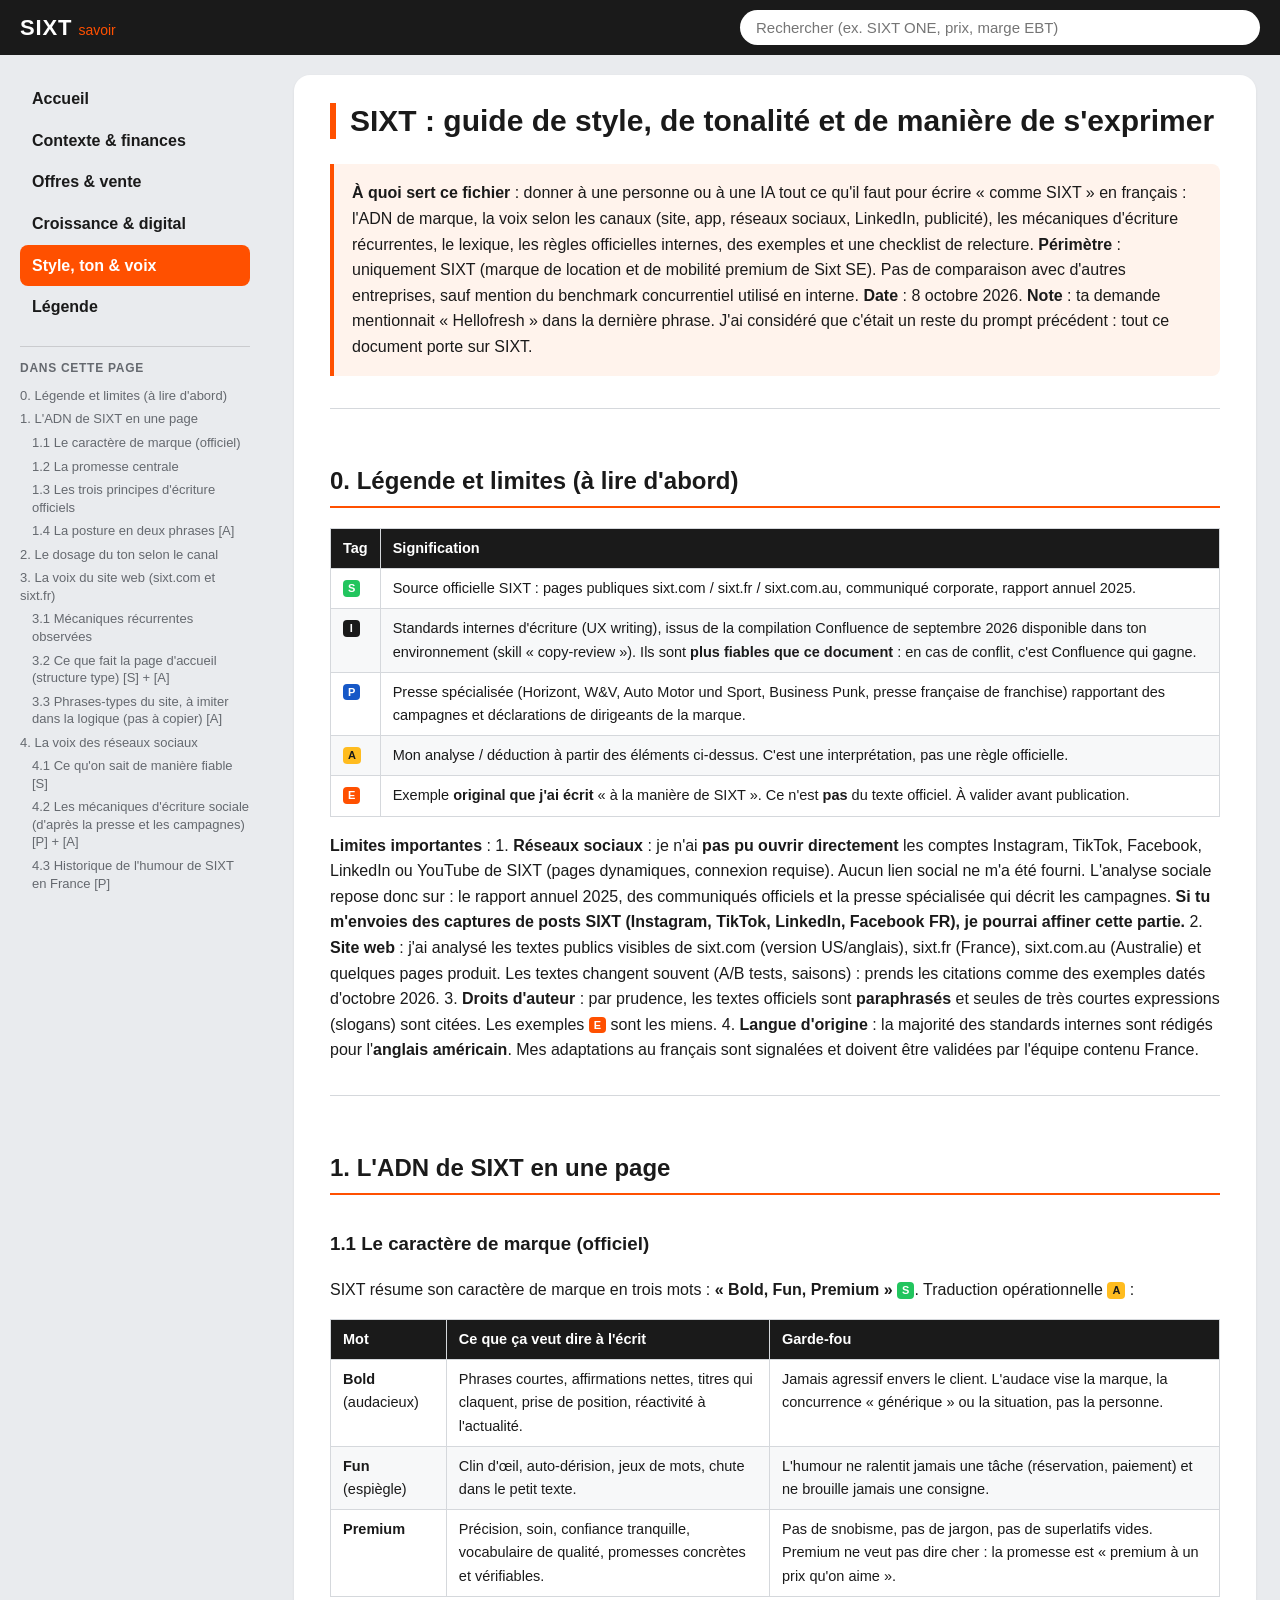
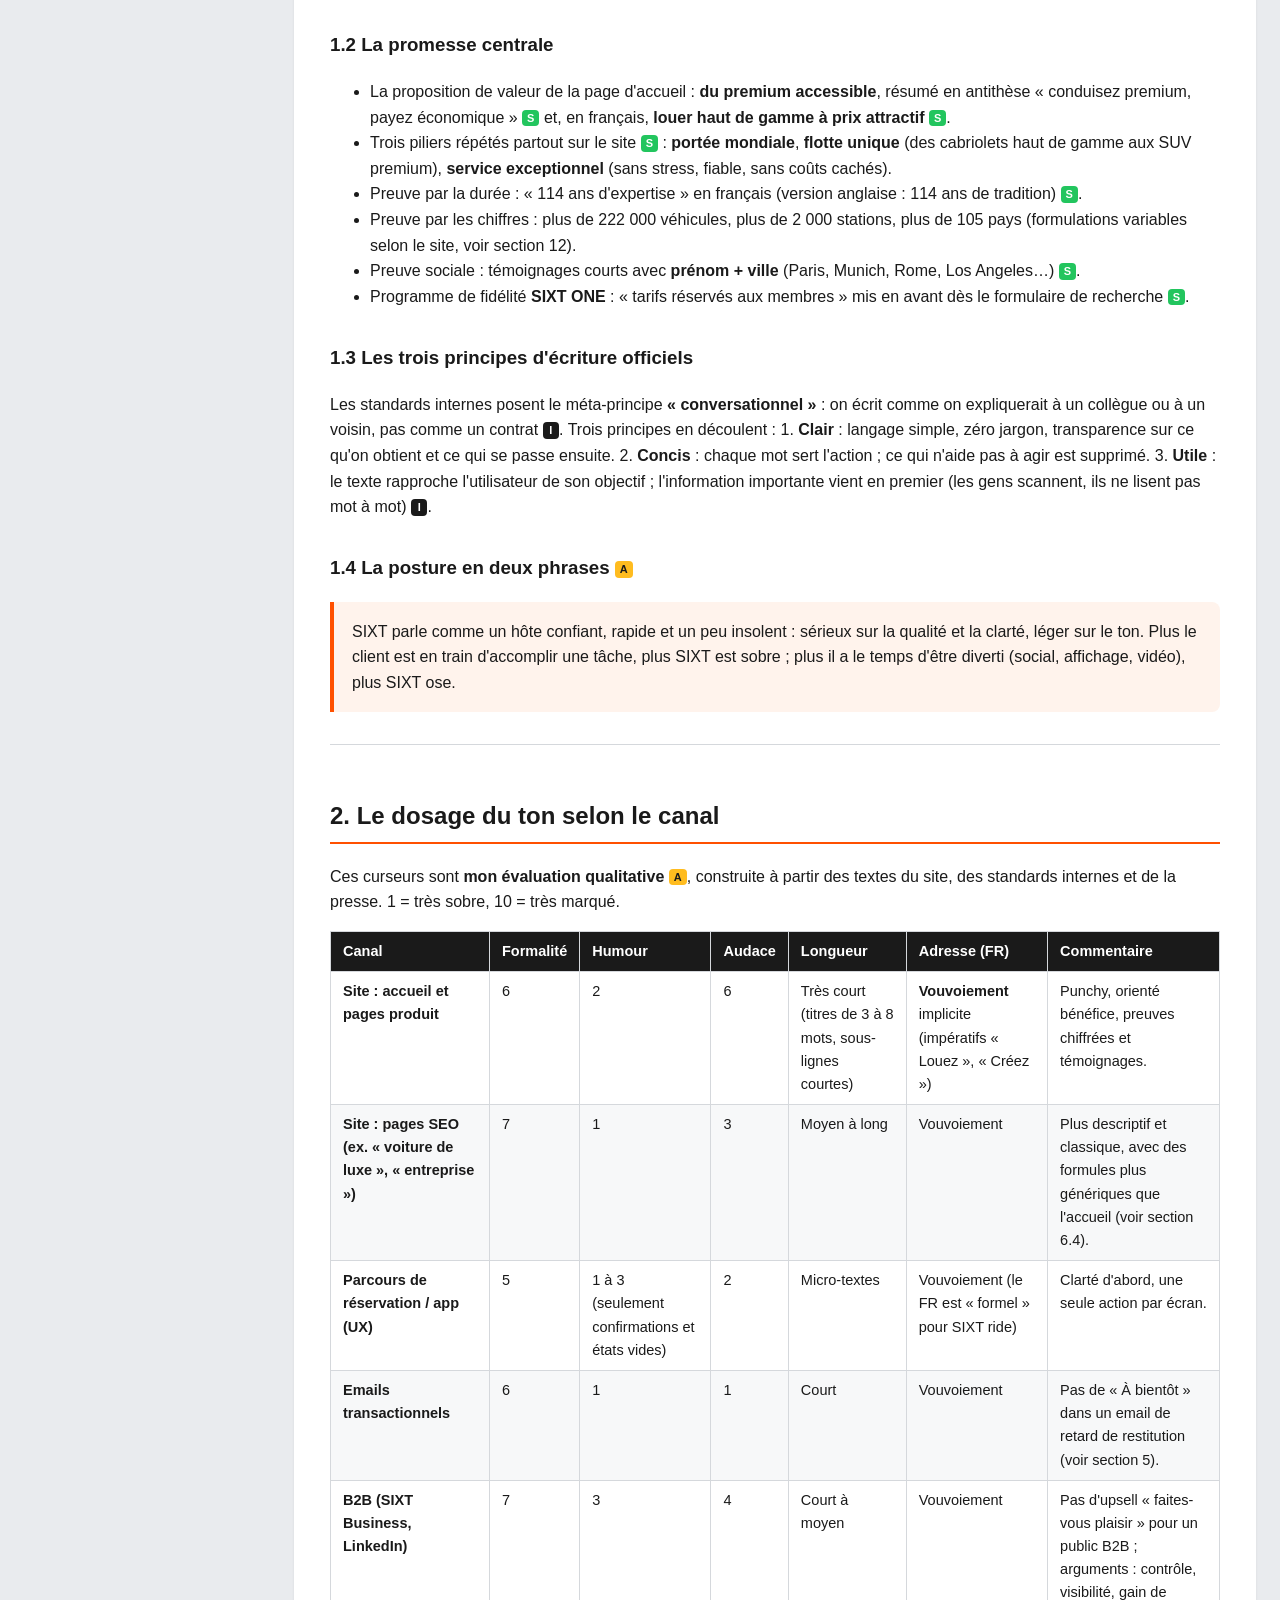
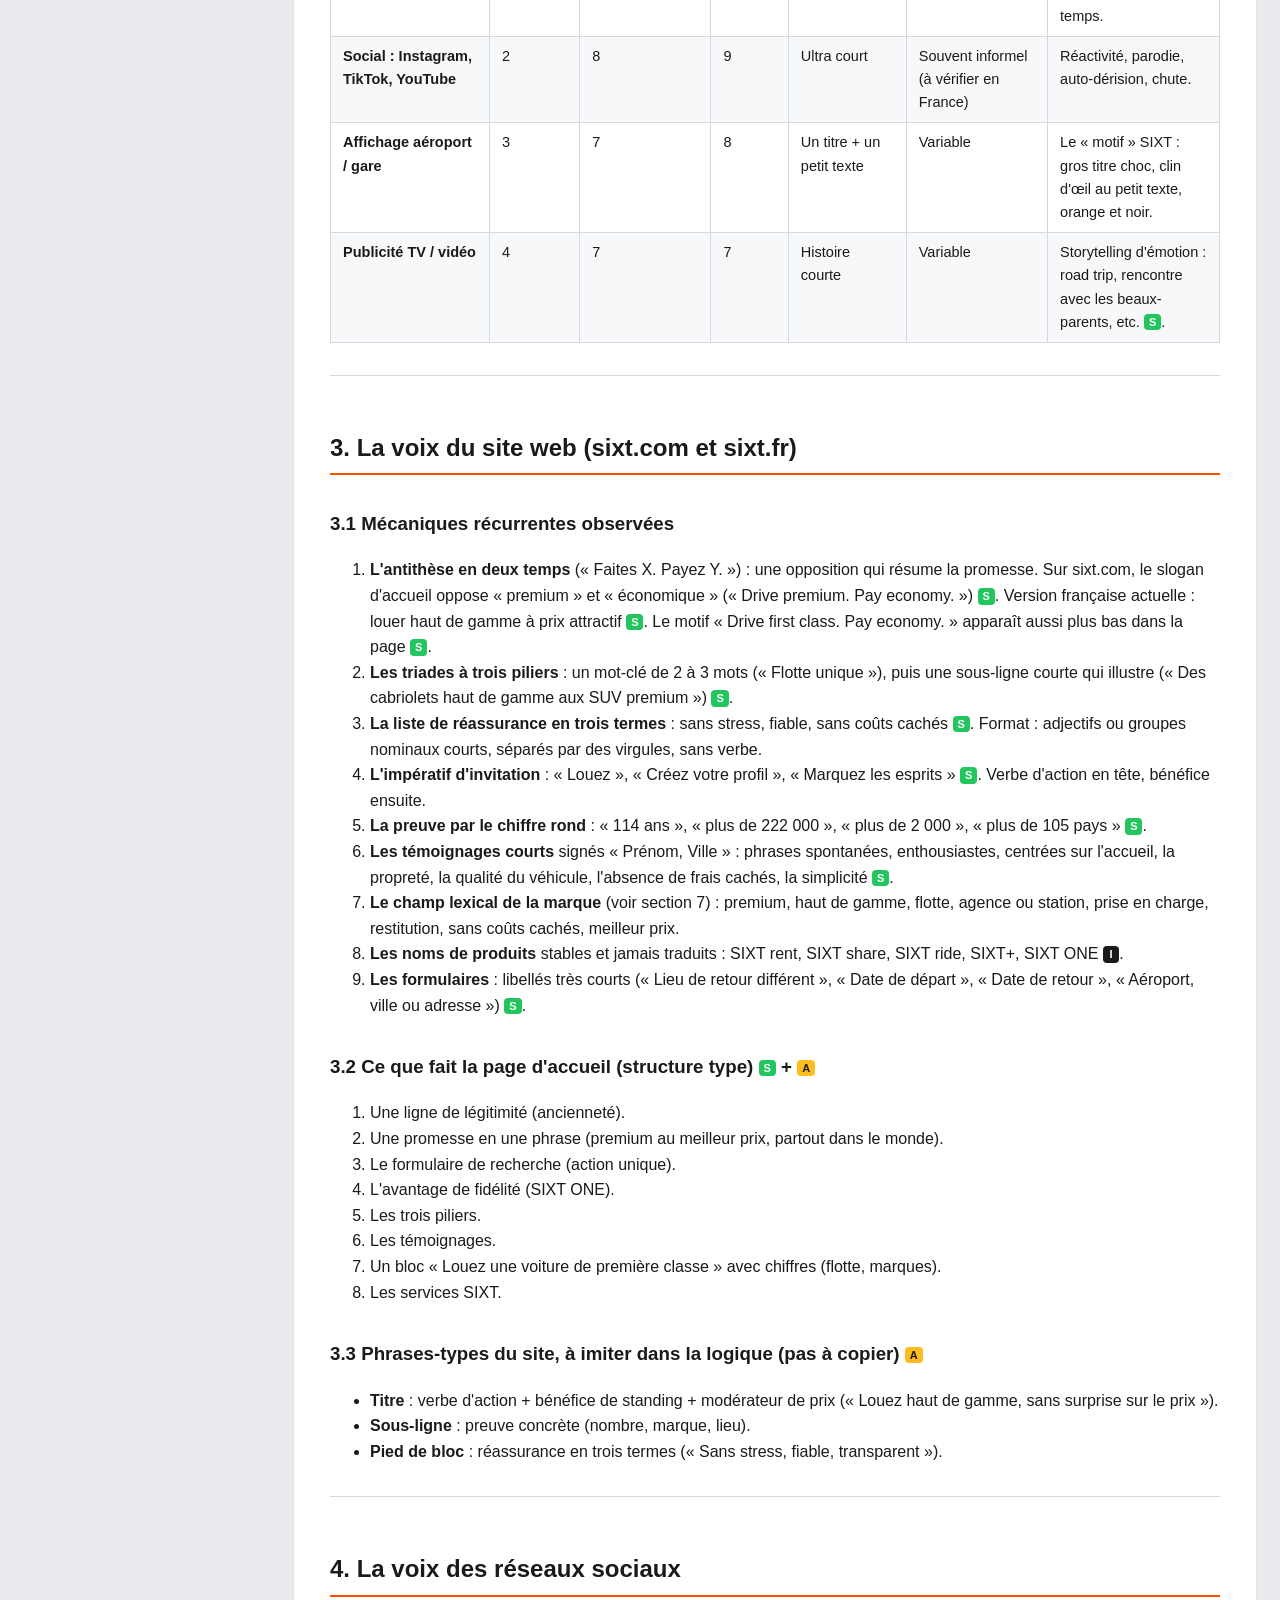
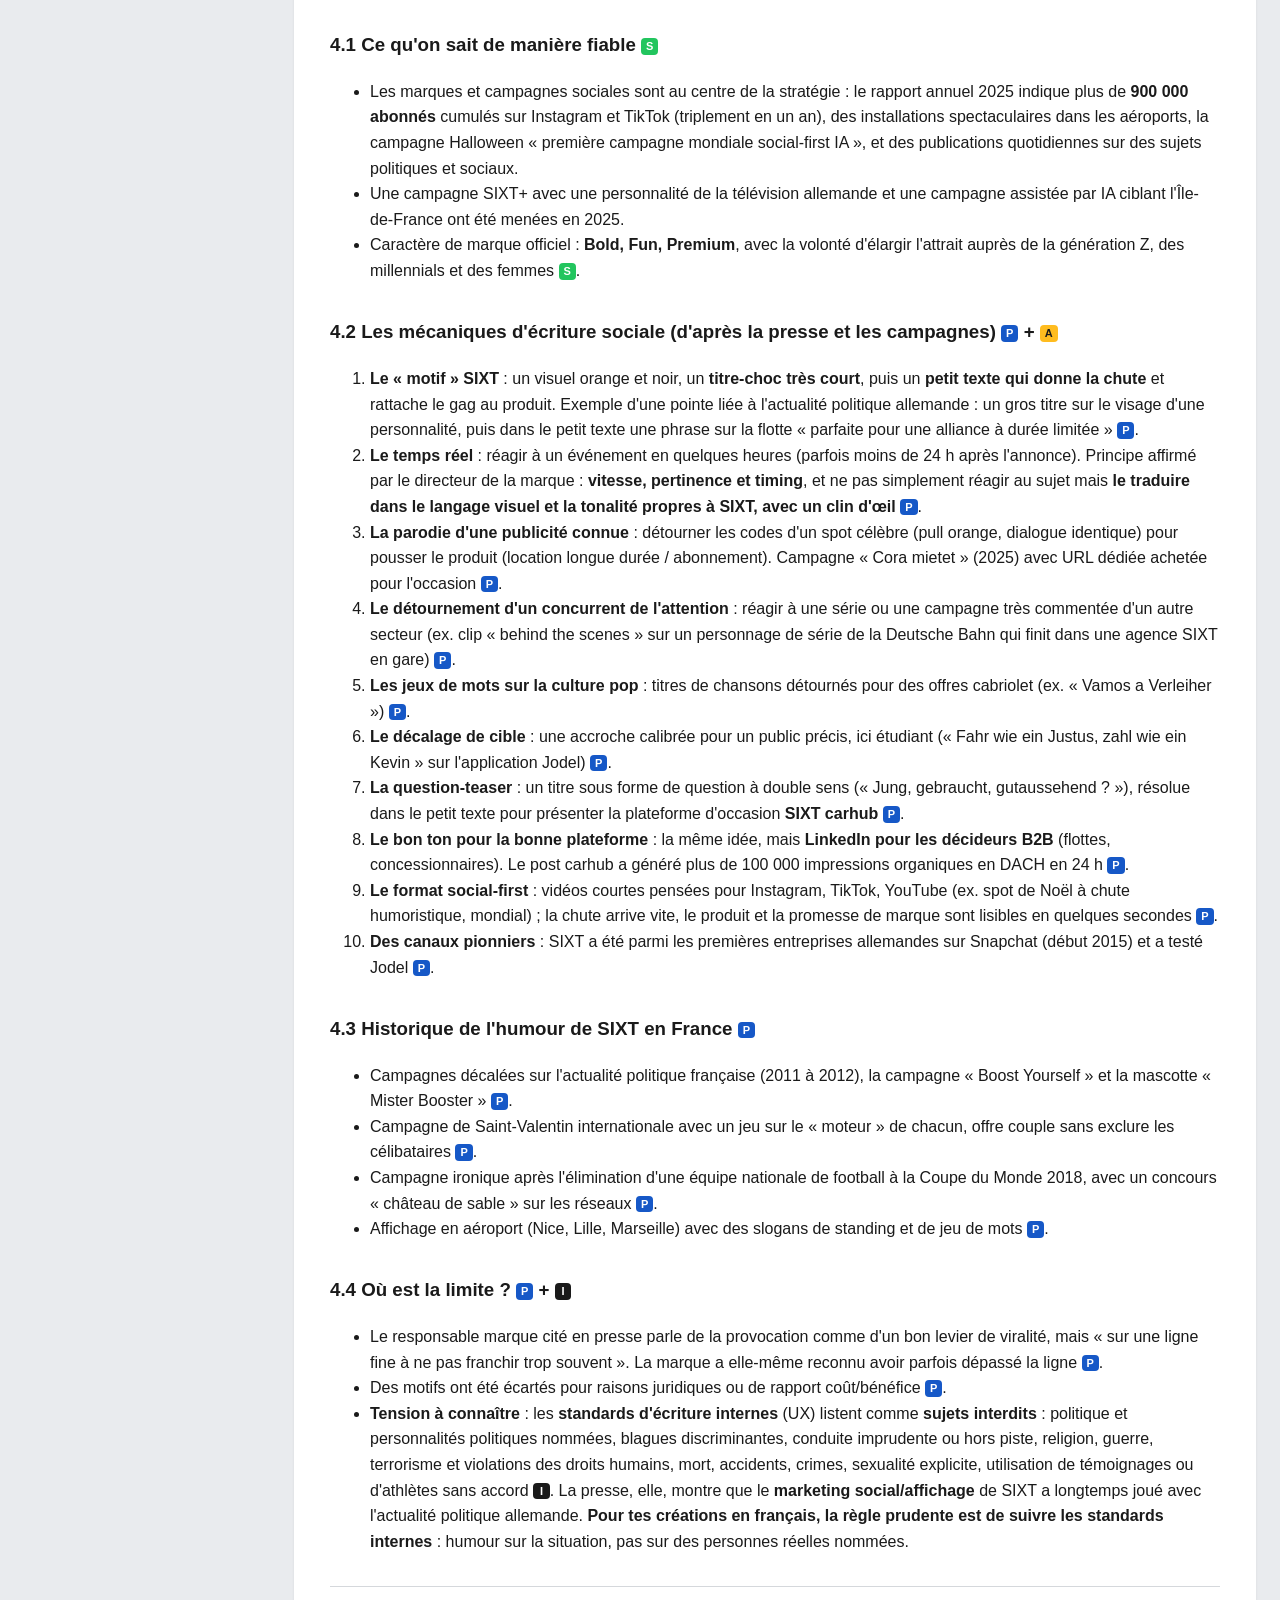
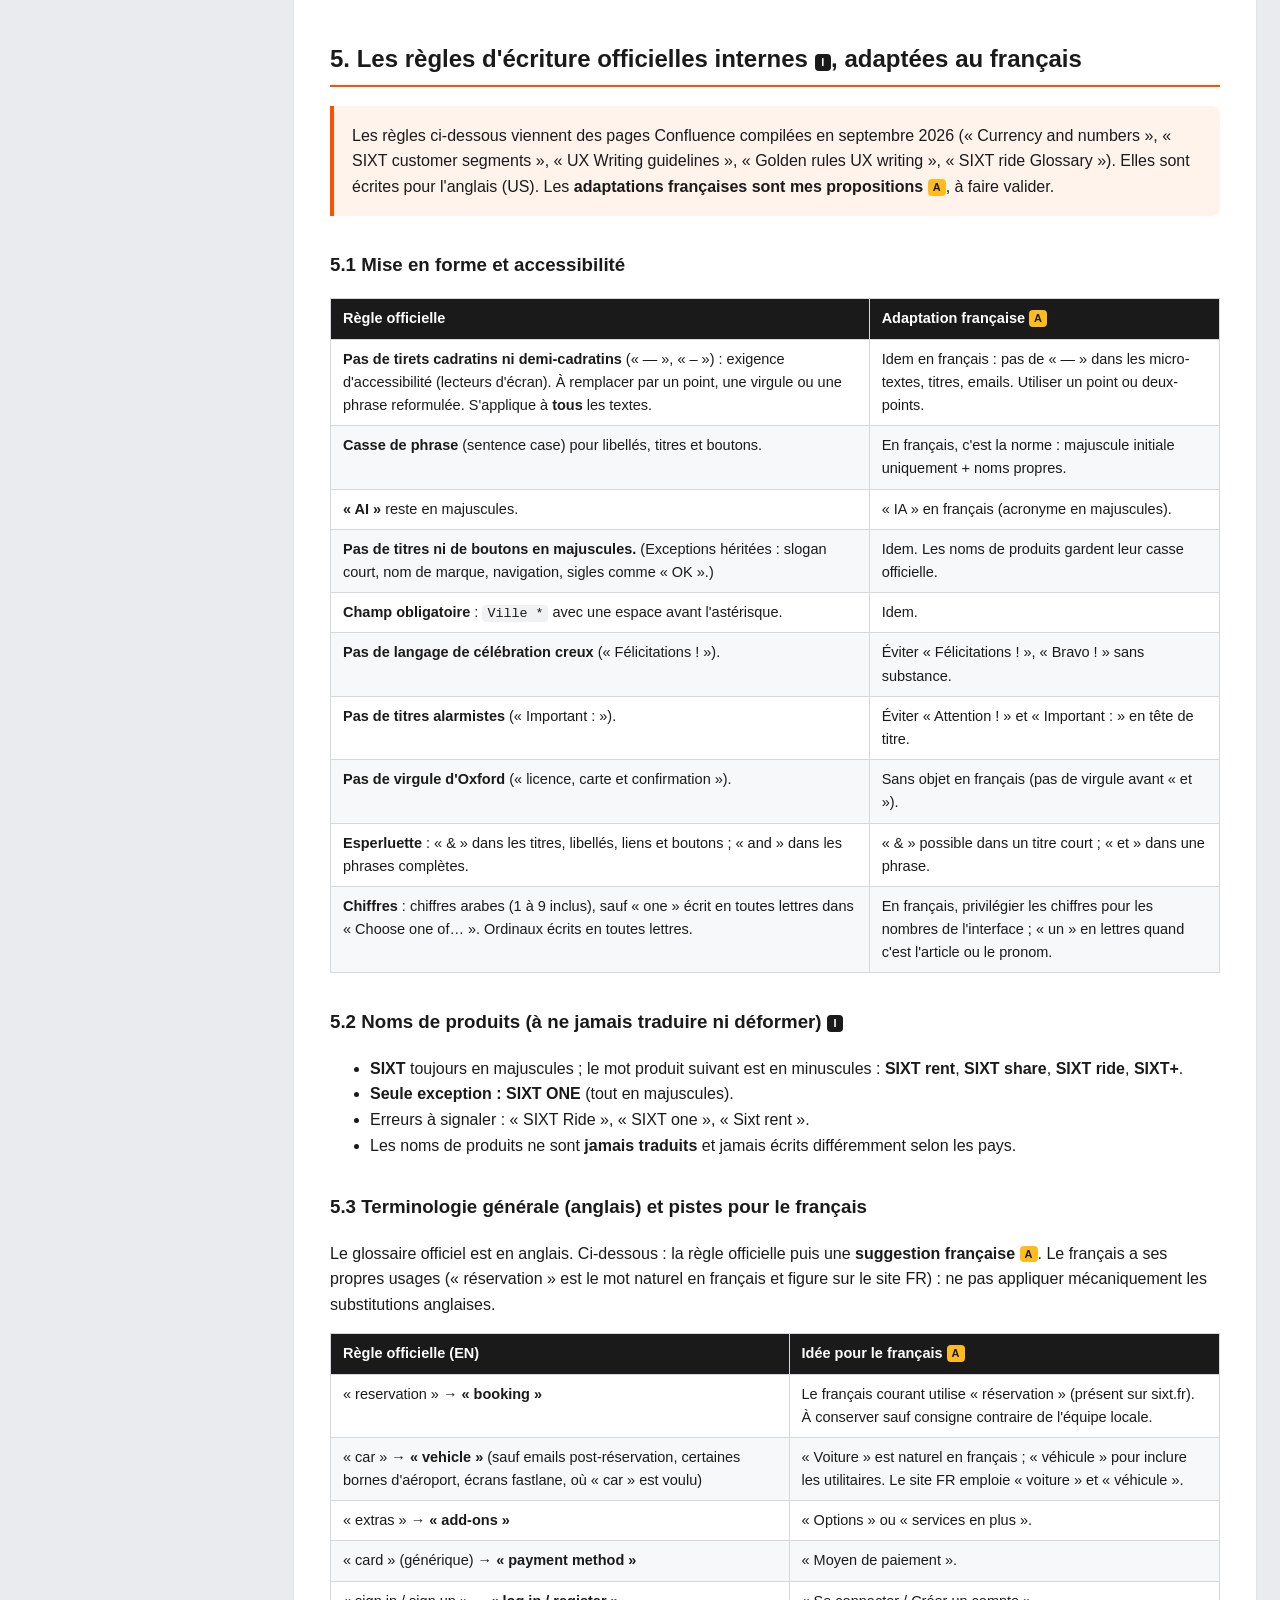
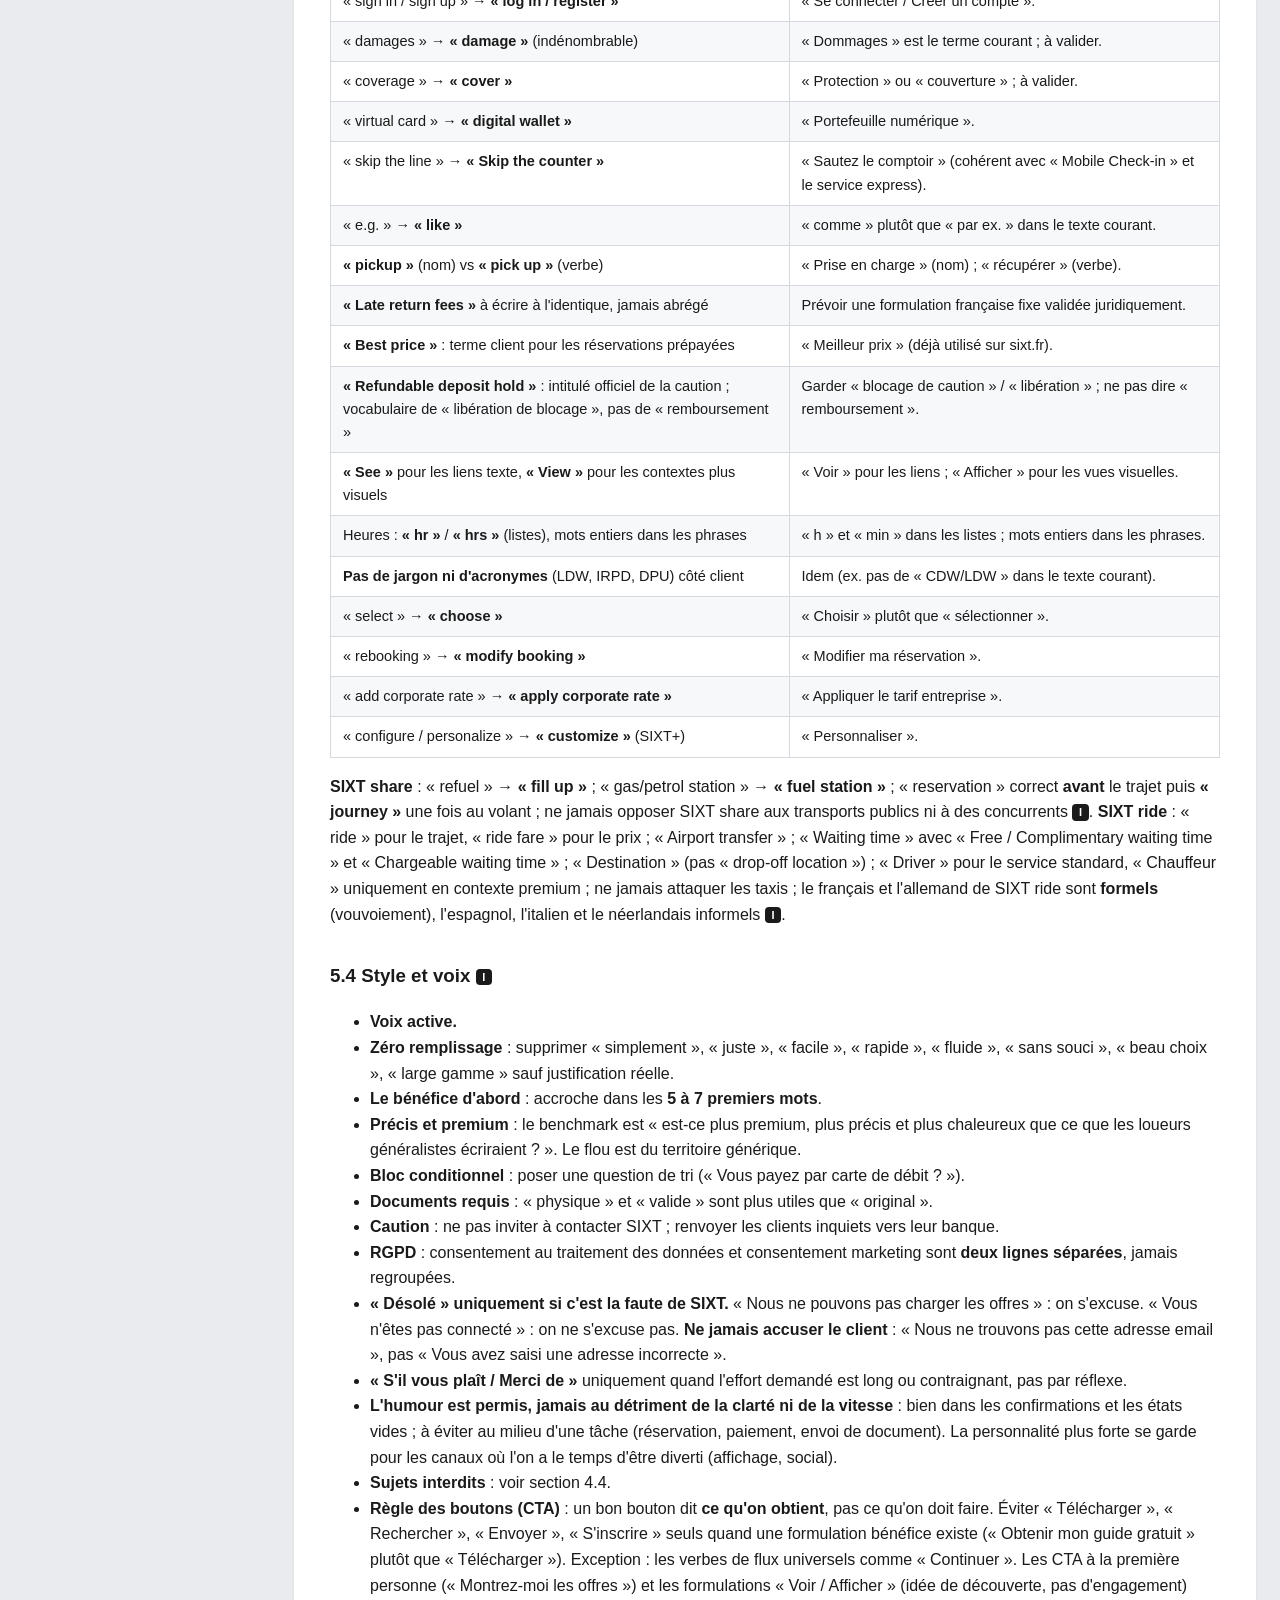
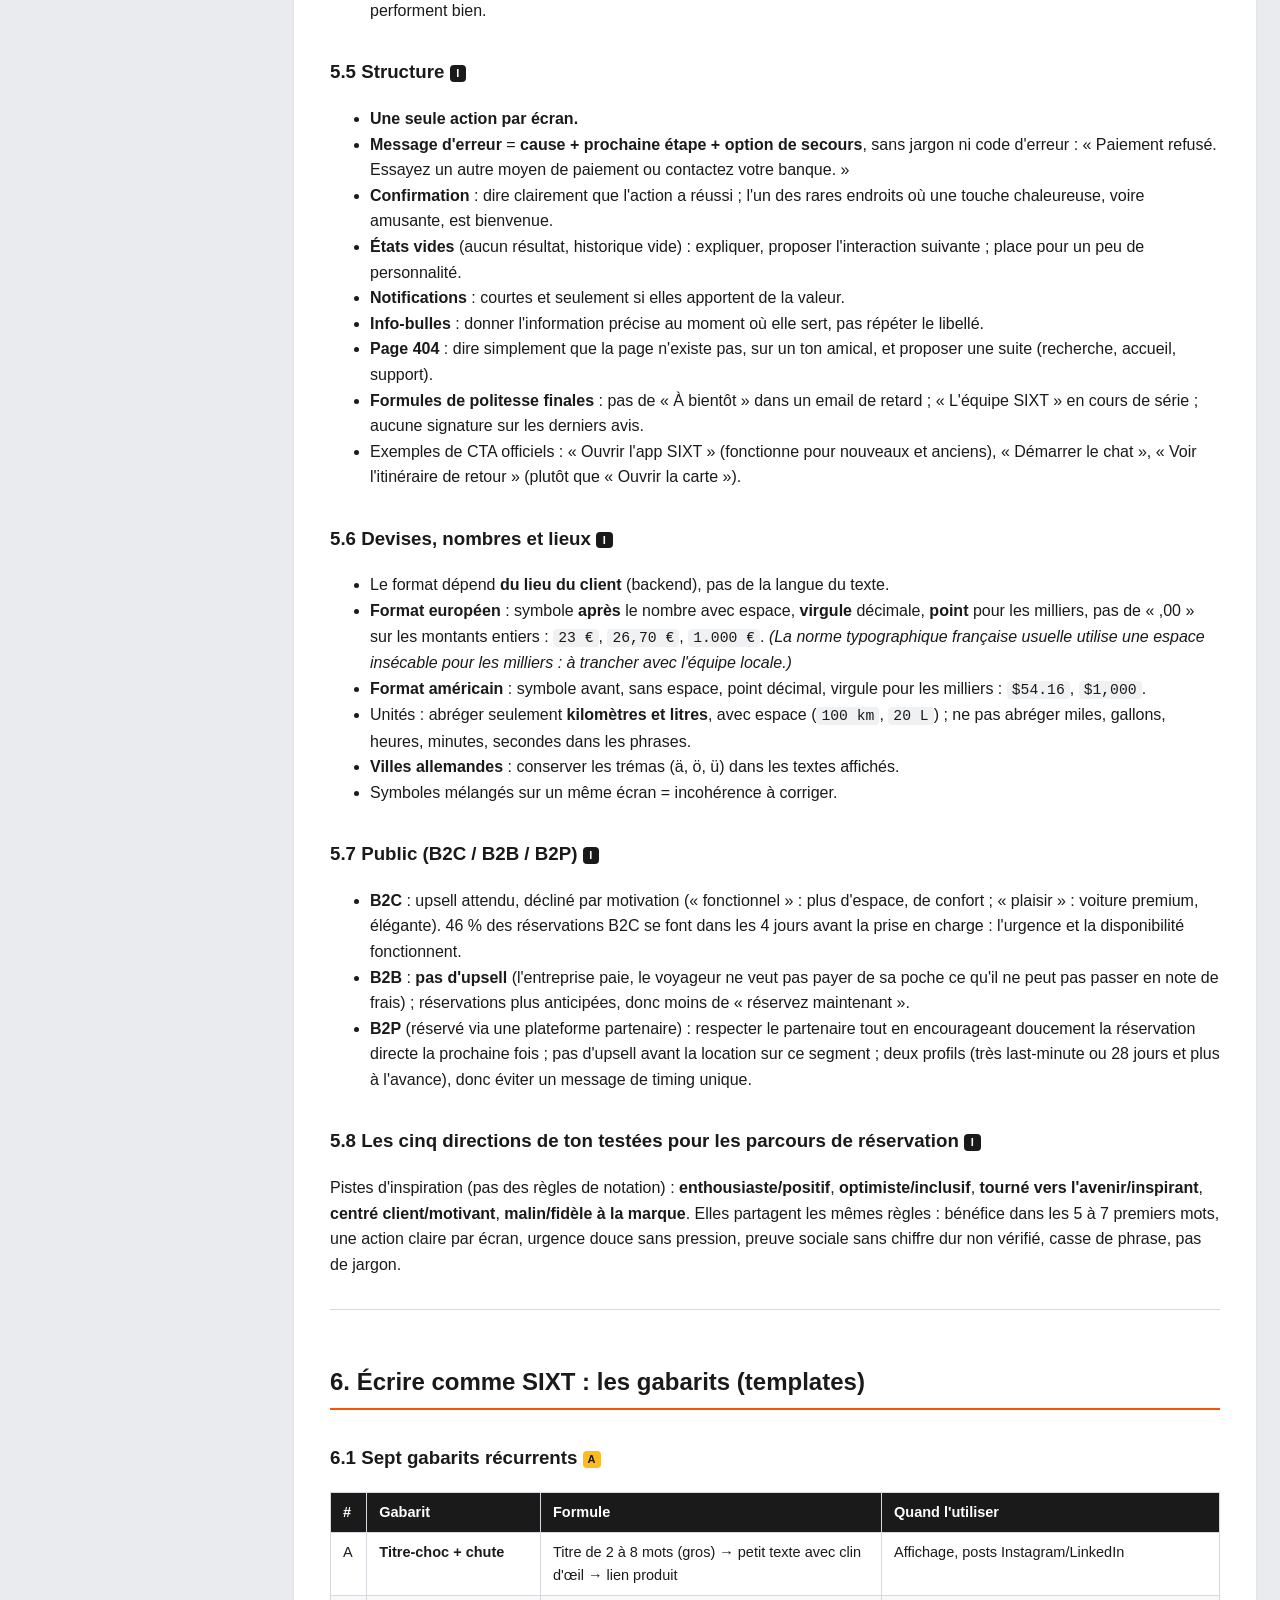
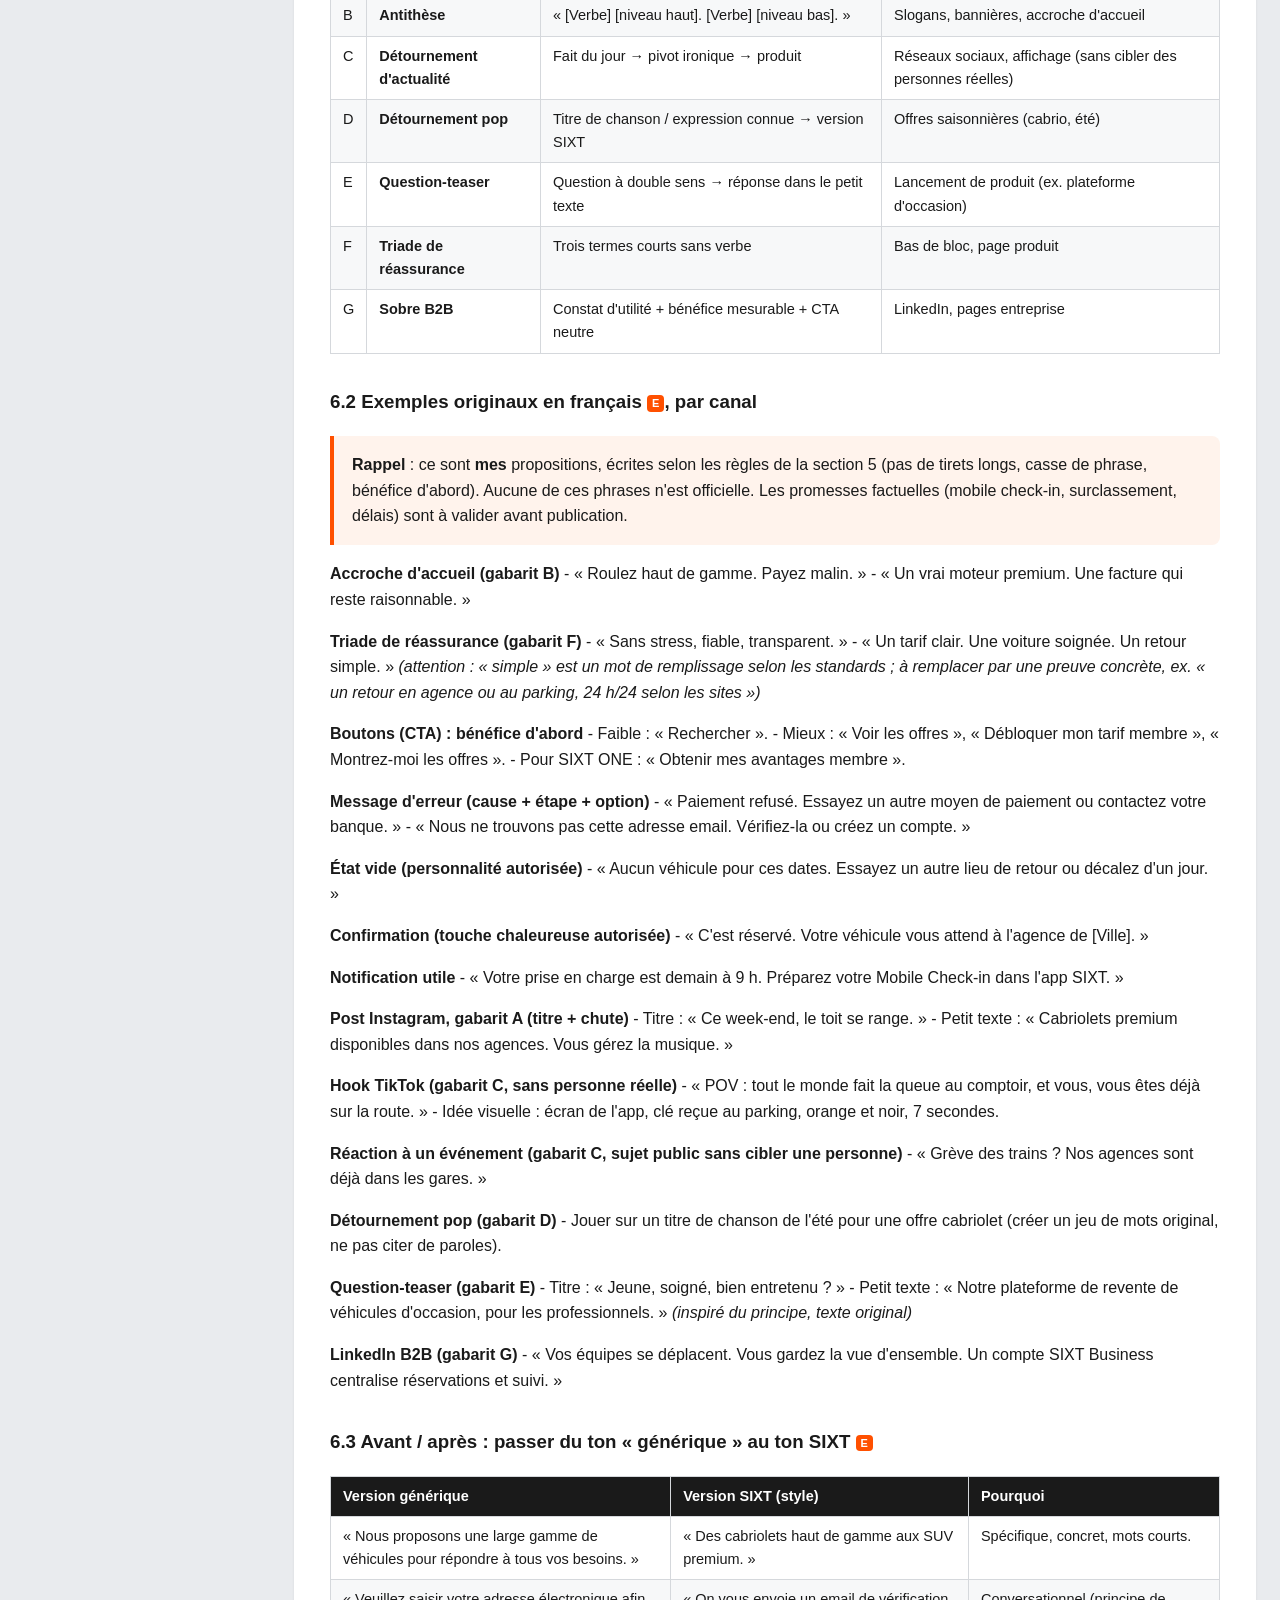
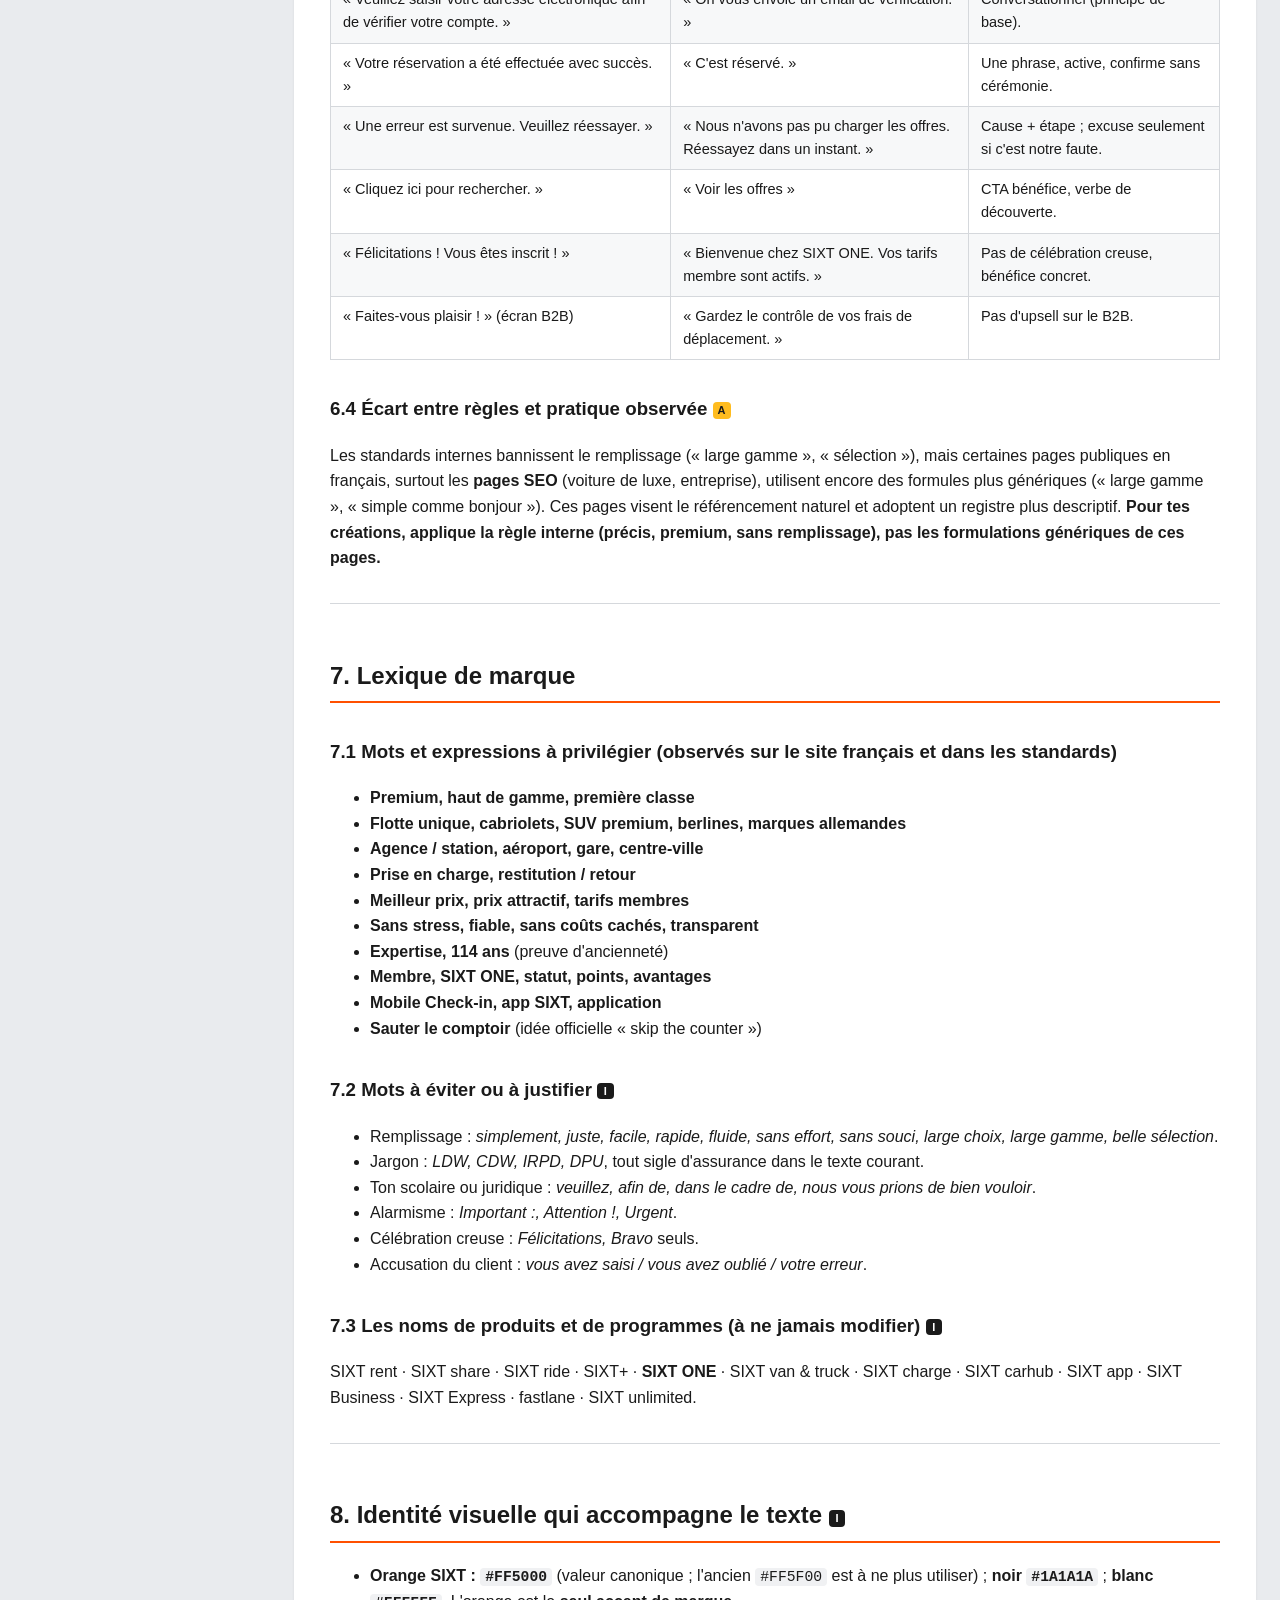
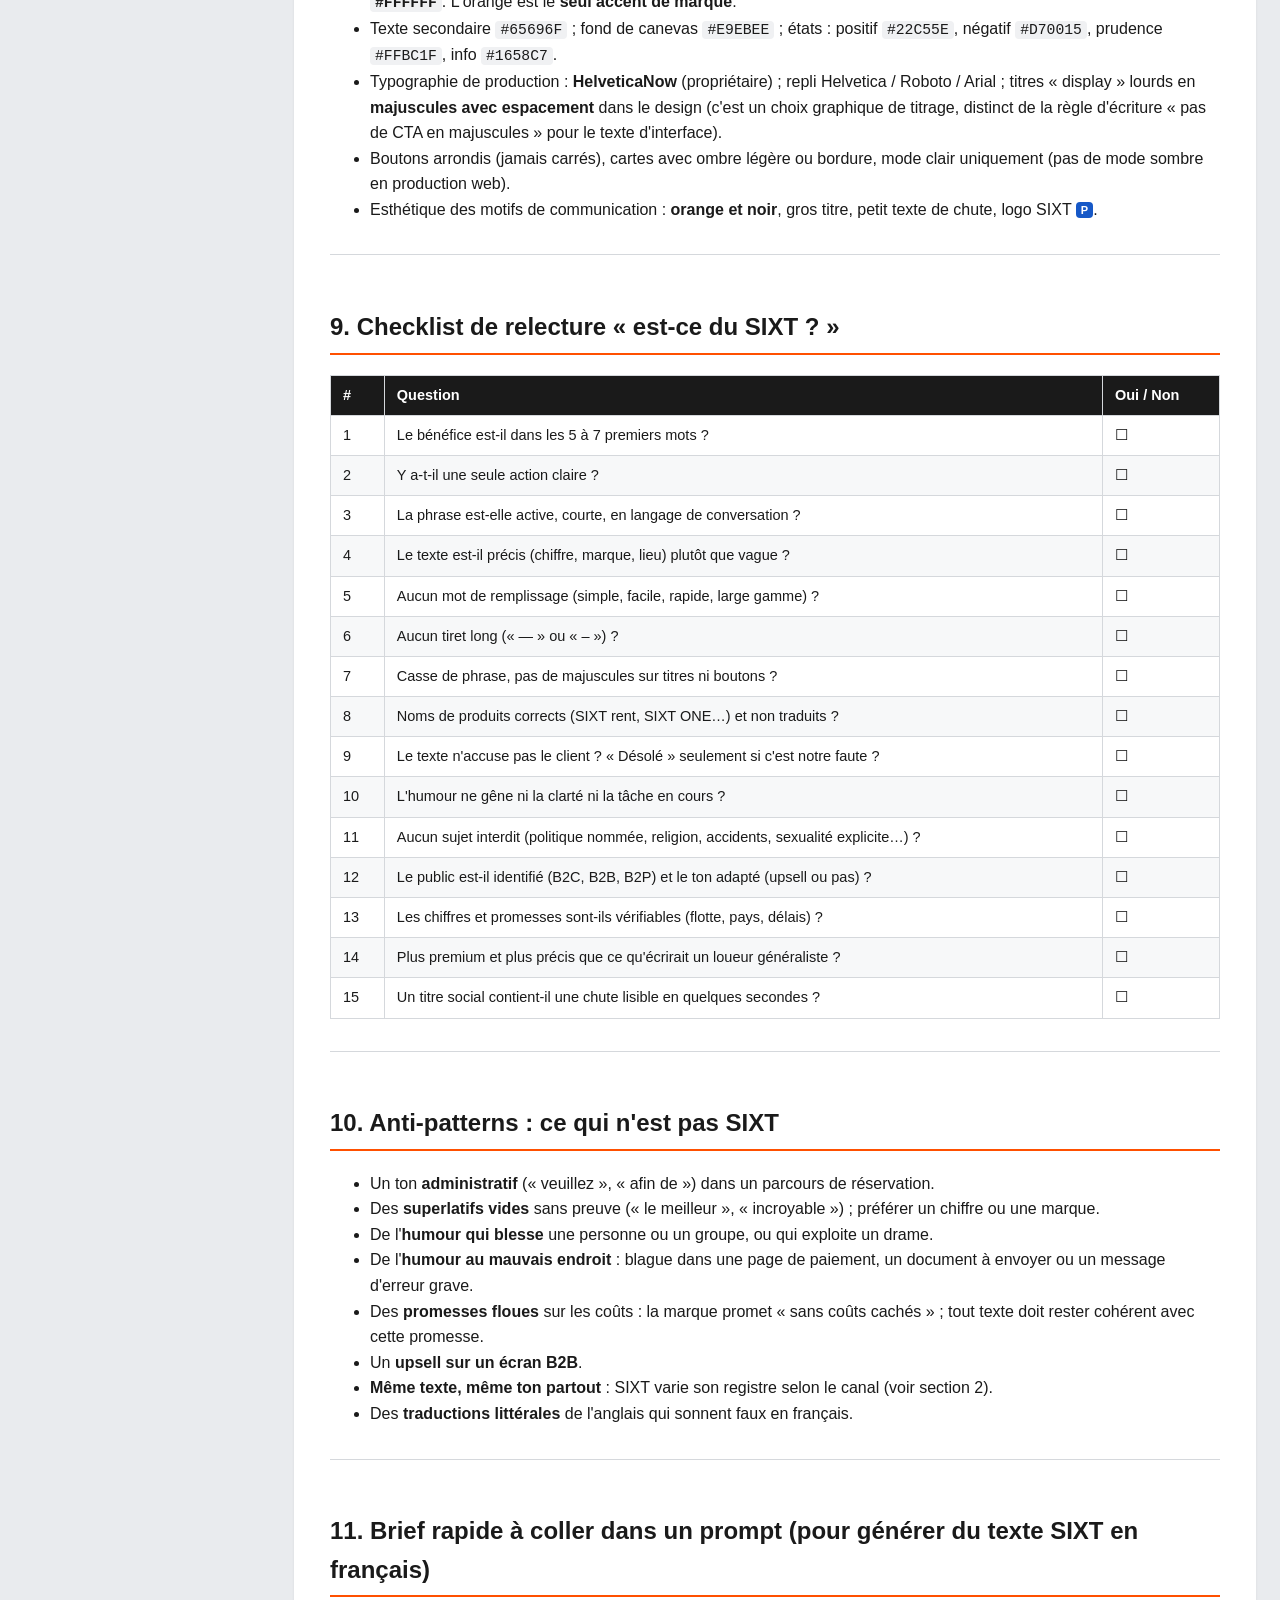
<file: site/style.html>
<!doctype html>
<html lang="fr"><head><meta charset="utf-8">
<meta name="viewport" content="width=device-width, initial-scale=1">
<title>Style, ton &amp; voix | Base de connaissances SIXT</title>
<link rel="stylesheet" href="style.css"></head>
<body>
<header class="top">
  <button id="menu" aria-label="Menu">☰</button>
  <a class="brand" href="index.html">SIXT<span>savoir</span></a>
  <div class="search"><input id="q" type="search" placeholder="Rechercher (ex. SIXT ONE, prix, marge EBT)" autocomplete="off"><div id="res"></div></div>
</header>
<div class="wrap">
  <aside id="side"><nav><a href="index.html" class="">Accueil</a>
<a href="contexte.html" class="">Contexte & finances</a>
<a href="offres.html" class="">Offres & vente</a>
<a href="croissance.html" class="">Croissance & digital</a>
<a href="style.html" class="on">Style, ton & voix</a>
<a href="legende.html" class="">Légende</a></nav><div class="toc"><h4>Dans cette page</h4><a class="l2" href="#0-legende-et-limites-a-lire-dabord">0. Légende et limites (à lire d&#x27;abord)</a><a class="l2" href="#1-ladn-de-sixt-en-une-page">1. L&#x27;ADN de SIXT en une page</a><a class="l3" href="#11-le-caractere-de-marque-officiel">1.1 Le caractère de marque (officiel)</a><a class="l3" href="#12-la-promesse-centrale">1.2 La promesse centrale</a><a class="l3" href="#13-les-trois-principes-decriture-officiels">1.3 Les trois principes d&#x27;écriture officiels</a><a class="l3" href="#14-la-posture-en-deux-phrases-a">1.4 La posture en deux phrases [A]</a><a class="l2" href="#2-le-dosage-du-ton-selon-le-canal">2. Le dosage du ton selon le canal</a><a class="l2" href="#3-la-voix-du-site-web-sixtcom-et-sixtfr">3. La voix du site web (sixt.com et sixt.fr)</a><a class="l3" href="#31-mecaniques-recurrentes-observees">3.1 Mécaniques récurrentes observées</a><a class="l3" href="#32-ce-que-fait-la-page-daccueil-structure-type-s-a">3.2 Ce que fait la page d&#x27;accueil (structure type) [S] + [A]</a><a class="l3" href="#33-phrases-types-du-site-a-imiter-dans-la-logique-pas-a-copier-a">3.3 Phrases-types du site, à imiter dans la logique (pas à copier) [A]</a><a class="l2" href="#4-la-voix-des-reseaux-sociaux">4. La voix des réseaux sociaux</a><a class="l3" href="#41-ce-quon-sait-de-maniere-fiable-s">4.1 Ce qu&#x27;on sait de manière fiable [S]</a><a class="l3" href="#42-les-mecaniques-decriture-sociale-dapres-la-presse-et-les-campagnes-p-a">4.2 Les mécaniques d&#x27;écriture sociale (d&#x27;après la presse et les campagnes) [P] + [A]</a><a class="l3" href="#43-historique-de-lhumour-de-sixt-en-france-p">4.3 Historique de l&#x27;humour de SIXT en France [P]</a><a class="l3" href="#44-ou-est-la-limite-p-i">4.4 Où est la limite ? [P] + [I]</a><a class="l2" href="#5-les-regles-decriture-officielles-internes-i-adaptees-au-francais">5. Les règles d&#x27;écriture officielles internes [I], adaptées au français</a><a class="l3" href="#51-mise-en-forme-et-accessibilite">5.1 Mise en forme et accessibilité</a><a class="l3" href="#52-noms-de-produits-a-ne-jamais-traduire-ni-deformer-i">5.2 Noms de produits (à ne jamais traduire ni déformer) [I]</a><a class="l3" href="#53-terminologie-generale-anglais-et-pistes-pour-le-francais">5.3 Terminologie générale (anglais) et pistes pour le français</a><a class="l3" href="#54-style-et-voix-i">5.4 Style et voix [I]</a><a class="l3" href="#55-structure-i">5.5 Structure [I]</a><a class="l3" href="#56-devises-nombres-et-lieux-i">5.6 Devises, nombres et lieux [I]</a><a class="l3" href="#57-public-b2c-b2b-b2p-i">5.7 Public (B2C / B2B / B2P) [I]</a><a class="l3" href="#58-les-cinq-directions-de-ton-testees-pour-les-parcours-de-reservation-i">5.8 Les cinq directions de ton testées pour les parcours de réservation [I]</a><a class="l2" href="#6-ecrire-comme-sixt-les-gabarits-templates">6. Écrire comme SIXT : les gabarits (templates)</a><a class="l3" href="#61-sept-gabarits-recurrents-a">6.1 Sept gabarits récurrents [A]</a><a class="l3" href="#62-exemples-originaux-en-francais-e-par-canal">6.2 Exemples originaux en français [E], par canal</a><a class="l3" href="#63-avant-apres-passer-du-ton-generique-au-ton-sixt-e">6.3 Avant / après : passer du ton « générique » au ton SIXT [E]</a><a class="l3" href="#64-ecart-entre-regles-et-pratique-observee-a">6.4 Écart entre règles et pratique observée [A]</a><a class="l2" href="#7-lexique-de-marque">7. Lexique de marque</a><a class="l3" href="#71-mots-et-expressions-a-privilegier-observes-sur-le-site-francais-et-dans-les-standards">7.1 Mots et expressions à privilégier (observés sur le site français et dans les standards)</a><a class="l3" href="#72-mots-a-eviter-ou-a-justifier-i">7.2 Mots à éviter ou à justifier [I]</a><a class="l3" href="#73-les-noms-de-produits-et-de-programmes-a-ne-jamais-modifier-i">7.3 Les noms de produits et de programmes (à ne jamais modifier) [I]</a><a class="l2" href="#8-identite-visuelle-qui-accompagne-le-texte-i">8. Identité visuelle qui accompagne le texte [I]</a><a class="l2" href="#9-checklist-de-relecture-est-ce-du-sixt">9. Checklist de relecture « est-ce du SIXT ? »</a><a class="l2" href="#10-anti-patterns-ce-qui-nest-pas-sixt">10. Anti-patterns : ce qui n&#x27;est pas SIXT</a><a class="l2" href="#11-brief-rapide-a-coller-dans-un-prompt-pour-generer-du-texte-sixt-en-francais">11. Brief rapide à coller dans un prompt (pour générer du texte SIXT en français)</a><a class="l2" href="#12-points-a-verifier-avant-publication">12. Points à vérifier avant publication</a><a class="l2" href="#13-sources">13. Sources</a></div></aside>
  <main><article><h1 id="sixt-guide-de-style-de-tonalite-et-de-maniere-de-sexprimer">SIXT : guide de style, de tonalité et de manière de s'exprimer</h1>
<blockquote>
<p><strong>À quoi sert ce fichier</strong> : donner à une personne ou à une IA tout ce qu'il faut pour écrire « comme SIXT » en français : l'ADN de marque, la voix selon les canaux (site, app, réseaux sociaux, LinkedIn, publicité), les mécaniques d'écriture récurrentes, le lexique, les règles officielles internes, des exemples et une checklist de relecture.
<strong>Périmètre</strong> : uniquement SIXT (marque de location et de mobilité premium de Sixt SE). Pas de comparaison avec d'autres entreprises, sauf mention du benchmark concurrentiel utilisé en interne.
<strong>Date</strong> : 8 octobre 2026.
<strong>Note</strong> : ta demande mentionnait « Hellofresh » dans la dernière phrase. J'ai considéré que c'était un reste du prompt précédent : tout ce document porte sur SIXT.</p>
</blockquote>
<hr />
<h2 id="0-legende-et-limites-a-lire-dabord">0. Légende et limites (à lire d'abord)</h2>
<div class="tw"><table>
<thead>
<tr>
<th>Tag</th>
<th>Signification</th>
</tr>
</thead>
<tbody>
<tr>
<td><strong><span class="tag tag-S" title="Source officielle SIXT">S</span></strong></td>
<td>Source officielle SIXT : pages publiques sixt.com / sixt.fr / sixt.com.au, communiqué corporate, rapport annuel 2025.</td>
</tr>
<tr>
<td><strong><span class="tag tag-I" title="Standard interne SIXT">I</span></strong></td>
<td>Standards internes d'écriture (UX writing), issus de la compilation Confluence de septembre 2026 disponible dans ton environnement (skill « copy-review »). Ils sont <strong>plus fiables que ce document</strong> : en cas de conflit, c'est Confluence qui gagne.</td>
</tr>
<tr>
<td><strong><span class="tag tag-P" title="Presse ou site tiers">P</span></strong></td>
<td>Presse spécialisée (Horizont, W&amp;V, Auto Motor und Sport, Business Punk, presse française de franchise) rapportant des campagnes et déclarations de dirigeants de la marque.</td>
</tr>
<tr>
<td><strong><span class="tag tag-A" title="Analyse ou source secondaire, à vérifier">A</span></strong></td>
<td>Mon analyse / déduction à partir des éléments ci-dessus. C'est une interprétation, pas une règle officielle.</td>
</tr>
<tr>
<td><strong><span class="tag tag-E" title="Exemple original, non officiel">E</span></strong></td>
<td>Exemple <strong>original que j'ai écrit</strong> « à la manière de SIXT ». Ce n'est <strong>pas</strong> du texte officiel. À valider avant publication.</td>
</tr>
</tbody>
</table></div>
<p><strong>Limites importantes</strong> :
1. <strong>Réseaux sociaux</strong> : je n'ai <strong>pas pu ouvrir directement</strong> les comptes Instagram, TikTok, Facebook, LinkedIn ou YouTube de SIXT (pages dynamiques, connexion requise). Aucun lien social ne m'a été fourni. L'analyse sociale repose donc sur : le rapport annuel 2025, des communiqués officiels et la presse spécialisée qui décrit les campagnes. <strong>Si tu m'envoies des captures de posts SIXT (Instagram, TikTok, LinkedIn, Facebook FR), je pourrai affiner cette partie.</strong>
2. <strong>Site web</strong> : j'ai analysé les textes publics visibles de sixt.com (version US/anglais), sixt.fr (France), sixt.com.au (Australie) et quelques pages produit. Les textes changent souvent (A/B tests, saisons) : prends les citations comme des exemples datés d'octobre 2026.
3. <strong>Droits d'auteur</strong> : par prudence, les textes officiels sont <strong>paraphrasés</strong> et seules de très courtes expressions (slogans) sont citées. Les exemples <span class="tag tag-E" title="Exemple original, non officiel">E</span> sont les miens.
4. <strong>Langue d'origine</strong> : la majorité des standards internes sont rédigés pour l'<strong>anglais américain</strong>. Mes adaptations au français sont signalées et doivent être validées par l'équipe contenu France.</p>
<hr />
<h2 id="1-ladn-de-sixt-en-une-page">1. L'ADN de SIXT en une page</h2>
<h3 id="11-le-caractere-de-marque-officiel">1.1 Le caractère de marque (officiel)</h3>
<p>SIXT résume son caractère de marque en trois mots : <strong>« Bold, Fun, Premium »</strong> <span class="tag tag-S" title="Source officielle SIXT (communiqué corporate « Great Emotions », septembre 2023)">S</span>. Traduction opérationnelle <span class="tag tag-A" title="Analyse ou source secondaire, à vérifier">A</span> :</p>
<div class="tw"><table>
<thead>
<tr>
<th>Mot</th>
<th>Ce que ça veut dire à l'écrit</th>
<th>Garde-fou</th>
</tr>
</thead>
<tbody>
<tr>
<td><strong>Bold</strong> (audacieux)</td>
<td>Phrases courtes, affirmations nettes, titres qui claquent, prise de position, réactivité à l'actualité.</td>
<td>Jamais agressif envers le client. L'audace vise la marque, la concurrence « générique » ou la situation, pas la personne.</td>
</tr>
<tr>
<td><strong>Fun</strong> (espiègle)</td>
<td>Clin d'œil, auto-dérision, jeux de mots, chute dans le petit texte.</td>
<td>L'humour ne ralentit jamais une tâche (réservation, paiement) et ne brouille jamais une consigne.</td>
</tr>
<tr>
<td><strong>Premium</strong></td>
<td>Précision, soin, confiance tranquille, vocabulaire de qualité, promesses concrètes et vérifiables.</td>
<td>Pas de snobisme, pas de jargon, pas de superlatifs vides. Premium ne veut pas dire cher : la promesse est « premium à un prix qu'on aime ».</td>
</tr>
</tbody>
</table></div>
<h3 id="12-la-promesse-centrale">1.2 La promesse centrale</h3>
<ul>
<li>La proposition de valeur de la page d'accueil : <strong>du premium accessible</strong>, résumé en antithèse « conduisez premium, payez économique » <span class="tag tag-S" title="Source officielle SIXT (sixt.com)">S</span> et, en français, <strong>louer haut de gamme à prix attractif</strong> <span class="tag tag-S" title="Source officielle SIXT (sixt.fr)">S</span>.</li>
<li>Trois piliers répétés partout sur le site <span class="tag tag-S" title="Source officielle SIXT">S</span> : <strong>portée mondiale</strong>, <strong>flotte unique</strong> (des cabriolets haut de gamme aux SUV premium), <strong>service exceptionnel</strong> (sans stress, fiable, sans coûts cachés).</li>
<li>Preuve par la durée : « 114 ans d'expertise » en français (version anglaise : 114 ans de tradition) <span class="tag tag-S" title="Source officielle SIXT">S</span>.</li>
<li>Preuve par les chiffres : plus de 222 000 véhicules, plus de 2 000 stations, plus de 105 pays (formulations variables selon le site, voir section 12).</li>
<li>Preuve sociale : témoignages courts avec <strong>prénom + ville</strong> (Paris, Munich, Rome, Los Angeles…) <span class="tag tag-S" title="Source officielle SIXT">S</span>.</li>
<li>Programme de fidélité <strong>SIXT ONE</strong> : « tarifs réservés aux membres » mis en avant dès le formulaire de recherche <span class="tag tag-S" title="Source officielle SIXT">S</span>.</li>
</ul>
<h3 id="13-les-trois-principes-decriture-officiels">1.3 Les trois principes d'écriture officiels</h3>
<p>Les standards internes posent le méta-principe <strong>« conversationnel »</strong> : on écrit comme on expliquerait à un collègue ou à un voisin, pas comme un contrat <span class="tag tag-I" title="Standard interne SIXT">I</span>. Trois principes en découlent :
1. <strong>Clair</strong> : langage simple, zéro jargon, transparence sur ce qu'on obtient et ce qui se passe ensuite.
2. <strong>Concis</strong> : chaque mot sert l'action ; ce qui n'aide pas à agir est supprimé.
3. <strong>Utile</strong> : le texte rapproche l'utilisateur de son objectif ; l'information importante vient en premier (les gens scannent, ils ne lisent pas mot à mot) <span class="tag tag-I" title="Standard interne SIXT">I</span>.</p>
<h3 id="14-la-posture-en-deux-phrases-a">1.4 La posture en deux phrases <span class="tag tag-A" title="Analyse ou source secondaire, à vérifier">A</span></h3>
<blockquote>
<p>SIXT parle comme un hôte confiant, rapide et un peu insolent : sérieux sur la qualité et la clarté, léger sur le ton. Plus le client est en train d'accomplir une tâche, plus SIXT est sobre ; plus il a le temps d'être diverti (social, affichage, vidéo), plus SIXT ose.</p>
</blockquote>
<hr />
<h2 id="2-le-dosage-du-ton-selon-le-canal">2. Le dosage du ton selon le canal</h2>
<p>Ces curseurs sont <strong>mon évaluation qualitative</strong> <span class="tag tag-A" title="Analyse ou source secondaire, à vérifier">A</span>, construite à partir des textes du site, des standards internes et de la presse. 1 = très sobre, 10 = très marqué.</p>
<div class="tw"><table>
<thead>
<tr>
<th>Canal</th>
<th>Formalité</th>
<th>Humour</th>
<th>Audace</th>
<th>Longueur</th>
<th>Adresse (FR)</th>
<th>Commentaire</th>
</tr>
</thead>
<tbody>
<tr>
<td><strong>Site : accueil et pages produit</strong></td>
<td>6</td>
<td>2</td>
<td>6</td>
<td>Très court (titres de 3 à 8 mots, sous-lignes courtes)</td>
<td><strong>Vouvoiement</strong> implicite (impératifs « Louez », « Créez »)</td>
<td>Punchy, orienté bénéfice, preuves chiffrées et témoignages.</td>
</tr>
<tr>
<td><strong>Site : pages SEO (ex. « voiture de luxe », « entreprise »)</strong></td>
<td>7</td>
<td>1</td>
<td>3</td>
<td>Moyen à long</td>
<td>Vouvoiement</td>
<td>Plus descriptif et classique, avec des formules plus génériques que l'accueil (voir section 6.4).</td>
</tr>
<tr>
<td><strong>Parcours de réservation / app (UX)</strong></td>
<td>5</td>
<td>1 à 3 (seulement confirmations et états vides)</td>
<td>2</td>
<td>Micro-textes</td>
<td>Vouvoiement (le FR est « formel » pour SIXT ride)</td>
<td>Clarté d'abord, une seule action par écran.</td>
</tr>
<tr>
<td><strong>Emails transactionnels</strong></td>
<td>6</td>
<td>1</td>
<td>1</td>
<td>Court</td>
<td>Vouvoiement</td>
<td>Pas de « À bientôt » dans un email de retard de restitution (voir section 5).</td>
</tr>
<tr>
<td><strong>B2B (SIXT Business, LinkedIn)</strong></td>
<td>7</td>
<td>3</td>
<td>4</td>
<td>Court à moyen</td>
<td>Vouvoiement</td>
<td>Pas d'upsell « faites-vous plaisir » pour un public B2B ; arguments : contrôle, visibilité, gain de temps.</td>
</tr>
<tr>
<td><strong>Social : Instagram, TikTok, YouTube</strong></td>
<td>2</td>
<td>8</td>
<td>9</td>
<td>Ultra court</td>
<td>Souvent informel (à vérifier en France)</td>
<td>Réactivité, parodie, auto-dérision, chute.</td>
</tr>
<tr>
<td><strong>Affichage aéroport / gare</strong></td>
<td>3</td>
<td>7</td>
<td>8</td>
<td>Un titre + un petit texte</td>
<td>Variable</td>
<td>Le « motif » SIXT : gros titre choc, clin d'œil au petit texte, orange et noir.</td>
</tr>
<tr>
<td><strong>Publicité TV / vidéo</strong></td>
<td>4</td>
<td>7</td>
<td>7</td>
<td>Histoire courte</td>
<td>Variable</td>
<td>Storytelling d'émotion : road trip, rencontre avec les beaux-parents, etc. <span class="tag tag-S" title="Source officielle SIXT (« Great Emotions »)">S</span>.</td>
</tr>
</tbody>
</table></div>
<hr />
<h2 id="3-la-voix-du-site-web-sixtcom-et-sixtfr">3. La voix du site web (sixt.com et sixt.fr)</h2>
<h3 id="31-mecaniques-recurrentes-observees">3.1 Mécaniques récurrentes observées</h3>
<ol>
<li><strong>L'antithèse en deux temps</strong> (« Faites X. Payez Y. ») : une opposition qui résume la promesse. Sur sixt.com, le slogan d'accueil oppose « premium » et « économique » (« Drive premium. Pay economy. ») <span class="tag tag-S" title="Source officielle SIXT">S</span>. Version française actuelle : louer haut de gamme à prix attractif <span class="tag tag-S" title="Source officielle SIXT">S</span>. Le motif « Drive first class. Pay economy. » apparaît aussi plus bas dans la page <span class="tag tag-S" title="Source officielle SIXT">S</span>.</li>
<li><strong>Les triades à trois piliers</strong> : un mot-clé de 2 à 3 mots (« Flotte unique »), puis une sous-ligne courte qui illustre (« Des cabriolets haut de gamme aux SUV premium ») <span class="tag tag-S" title="Source officielle SIXT">S</span>.</li>
<li><strong>La liste de réassurance en trois termes</strong> : sans stress, fiable, sans coûts cachés <span class="tag tag-S" title="Source officielle SIXT">S</span>. Format : adjectifs ou groupes nominaux courts, séparés par des virgules, sans verbe.</li>
<li><strong>L'impératif d'invitation</strong> : « Louez », « Créez votre profil », « Marquez les esprits » <span class="tag tag-S" title="Source officielle SIXT">S</span>. Verbe d'action en tête, bénéfice ensuite.</li>
<li><strong>La preuve par le chiffre rond</strong> : « 114 ans », « plus de 222 000 », « plus de 2 000 », « plus de 105 pays » <span class="tag tag-S" title="Source officielle SIXT">S</span>.</li>
<li><strong>Les témoignages courts</strong> signés « Prénom, Ville » : phrases spontanées, enthousiastes, centrées sur l'accueil, la propreté, la qualité du véhicule, l'absence de frais cachés, la simplicité <span class="tag tag-S" title="Source officielle SIXT">S</span>.</li>
<li><strong>Le champ lexical de la marque</strong> (voir section 7) : premium, haut de gamme, flotte, agence ou station, prise en charge, restitution, sans coûts cachés, meilleur prix.</li>
<li><strong>Les noms de produits</strong> stables et jamais traduits : SIXT rent, SIXT share, SIXT ride, SIXT+, SIXT ONE <span class="tag tag-I" title="Standard interne SIXT">I</span>.</li>
<li><strong>Les formulaires</strong> : libellés très courts (« Lieu de retour différent », « Date de départ », « Date de retour », « Aéroport, ville ou adresse ») <span class="tag tag-S" title="Source officielle SIXT">S</span>.</li>
</ol>
<h3 id="32-ce-que-fait-la-page-daccueil-structure-type-s-a">3.2 Ce que fait la page d'accueil (structure type) <span class="tag tag-S" title="Source officielle SIXT">S</span> + <span class="tag tag-A" title="Analyse ou source secondaire, à vérifier">A</span></h3>
<ol>
<li>Une ligne de légitimité (ancienneté).</li>
<li>Une promesse en une phrase (premium au meilleur prix, partout dans le monde).</li>
<li>Le formulaire de recherche (action unique).</li>
<li>L'avantage de fidélité (SIXT ONE).</li>
<li>Les trois piliers.</li>
<li>Les témoignages.</li>
<li>Un bloc « Louez une voiture de première classe » avec chiffres (flotte, marques).</li>
<li>Les services SIXT.</li>
</ol>
<h3 id="33-phrases-types-du-site-a-imiter-dans-la-logique-pas-a-copier-a">3.3 Phrases-types du site, à imiter dans la logique (pas à copier) <span class="tag tag-A" title="Analyse ou source secondaire, à vérifier">A</span></h3>
<ul>
<li><strong>Titre</strong> : verbe d'action + bénéfice de standing + modérateur de prix (« Louez haut de gamme, sans surprise sur le prix »).</li>
<li><strong>Sous-ligne</strong> : preuve concrète (nombre, marque, lieu).</li>
<li><strong>Pied de bloc</strong> : réassurance en trois termes (« Sans stress, fiable, transparent »).</li>
</ul>
<hr />
<h2 id="4-la-voix-des-reseaux-sociaux">4. La voix des réseaux sociaux</h2>
<h3 id="41-ce-quon-sait-de-maniere-fiable-s">4.1 Ce qu'on sait de manière fiable <span class="tag tag-S" title="Source officielle SIXT">S</span></h3>
<ul>
<li>Les marques et campagnes sociales sont au centre de la stratégie : le rapport annuel 2025 indique plus de <strong>900 000 abonnés</strong> cumulés sur Instagram et TikTok (triplement en un an), des installations spectaculaires dans les aéroports, la campagne Halloween « première campagne mondiale social-first IA », et des publications quotidiennes sur des sujets politiques et sociaux.</li>
<li>Une campagne SIXT+ avec une personnalité de la télévision allemande et une campagne assistée par IA ciblant l'Île-de-France ont été menées en 2025.</li>
<li>Caractère de marque officiel : <strong>Bold, Fun, Premium</strong>, avec la volonté d'élargir l'attrait auprès de la génération Z, des millennials et des femmes <span class="tag tag-S" title="Source officielle SIXT (communiqué 2023)">S</span>.</li>
</ul>
<h3 id="42-les-mecaniques-decriture-sociale-dapres-la-presse-et-les-campagnes-p-a">4.2 Les mécaniques d'écriture sociale (d'après la presse et les campagnes) <span class="tag tag-P" title="Presse ou site tiers">P</span> + <span class="tag tag-A" title="Analyse ou source secondaire, à vérifier">A</span></h3>
<ol>
<li><strong>Le « motif » SIXT</strong> : un visuel orange et noir, un <strong>titre-choc très court</strong>, puis un <strong>petit texte qui donne la chute</strong> et rattache le gag au produit. Exemple d'une pointe liée à l'actualité politique allemande : un gros titre sur le visage d'une personnalité, puis dans le petit texte une phrase sur la flotte « parfaite pour une alliance à durée limitée » <span class="tag tag-P" title="Presse ou site tiers (Horizont)">P</span>.</li>
<li><strong>Le temps réel</strong> : réagir à un événement en quelques heures (parfois moins de 24 h après l'annonce). Principe affirmé par le directeur de la marque : <strong>vitesse, pertinence et timing</strong>, et ne pas simplement réagir au sujet mais <strong>le traduire dans le langage visuel et la tonalité propres à SIXT, avec un clin d'œil</strong> <span class="tag tag-P" title="Presse ou site tiers (Horizont, Eliah Werner)">P</span>.</li>
<li><strong>La parodie d'une publicité connue</strong> : détourner les codes d'un spot célèbre (pull orange, dialogue identique) pour pousser le produit (location longue durée / abonnement). Campagne « Cora mietet » (2025) avec URL dédiée achetée pour l'occasion <span class="tag tag-P" title="Presse ou site tiers (Auto Motor und Sport ; W&amp;amp;V)">P</span>.</li>
<li><strong>Le détournement d'un concurrent de l'attention</strong> : réagir à une série ou une campagne très commentée d'un autre secteur (ex. clip « behind the scenes » sur un personnage de série de la Deutsche Bahn qui finit dans une agence SIXT en gare) <span class="tag tag-P" title="Presse ou site tiers (Horizont)">P</span>.</li>
<li><strong>Les jeux de mots sur la culture pop</strong> : titres de chansons détournés pour des offres cabriolet (ex. « Vamos a Verleiher ») <span class="tag tag-P" title="Presse ou site tiers (Horizont)">P</span>.</li>
<li><strong>Le décalage de cible</strong> : une accroche calibrée pour un public précis, ici étudiant (« Fahr wie ein Justus, zahl wie ein Kevin » sur l'application Jodel) <span class="tag tag-P" title="Presse ou site tiers (Horizont)">P</span>.</li>
<li><strong>La question-teaser</strong> : un titre sous forme de question à double sens (« Jung, gebraucht, gutaussehend ? »), résolue dans le petit texte pour présenter la plateforme d'occasion <strong>SIXT carhub</strong> <span class="tag tag-P" title="Presse ou site tiers (Horizont)">P</span>.</li>
<li><strong>Le bon ton pour la bonne plateforme</strong> : la même idée, mais <strong>LinkedIn pour les décideurs B2B</strong> (flottes, concessionnaires). Le post carhub a généré plus de 100 000 impressions organiques en DACH en 24 h <span class="tag tag-P" title="Presse ou site tiers (Horizont)">P</span>.</li>
<li><strong>Le format social-first</strong> : vidéos courtes pensées pour Instagram, TikTok, YouTube (ex. spot de Noël à chute humoristique, mondial) ; la chute arrive vite, le produit et la promesse de marque sont lisibles en quelques secondes <span class="tag tag-P" title="Presse ou site tiers (Horizont)">P</span>.</li>
<li><strong>Des canaux pionniers</strong> : SIXT a été parmi les premières entreprises allemandes sur Snapchat (début 2015) et a testé Jodel <span class="tag tag-P" title="Presse ou site tiers (W&amp;amp;V ; Horizont)">P</span>.</li>
</ol>
<h3 id="43-historique-de-lhumour-de-sixt-en-france-p">4.3 Historique de l'humour de SIXT en France <span class="tag tag-P" title="Presse ou site tiers">P</span></h3>
<ul>
<li>Campagnes décalées sur l'actualité politique française (2011 à 2012), la campagne « Boost Yourself » et la mascotte « Mister Booster » <span class="tag tag-P" title="Presse ou site tiers (presse franchise ; S, SIXT Magazine FR)">P</span>.</li>
<li>Campagne de Saint-Valentin internationale avec un jeu sur le « moteur » de chacun, offre couple sans exclure les célibataires <span class="tag tag-P" title="Presse ou site tiers">P</span>.</li>
<li>Campagne ironique après l'élimination d'une équipe nationale de football à la Coupe du Monde 2018, avec un concours « château de sable » sur les réseaux <span class="tag tag-P" title="Presse ou site tiers">P</span>.</li>
<li>Affichage en aéroport (Nice, Lille, Marseille) avec des slogans de standing et de jeu de mots <span class="tag tag-P" title="Presse ou site tiers">P</span>.</li>
</ul>
<h3 id="44-ou-est-la-limite-p-i">4.4 Où est la limite ? <span class="tag tag-P" title="Presse ou site tiers">P</span> + <span class="tag tag-I" title="Standard interne SIXT">I</span></h3>
<ul>
<li>Le responsable marque cité en presse parle de la provocation comme d'un bon levier de viralité, mais « sur une ligne fine à ne pas franchir trop souvent ». La marque a elle-même reconnu avoir parfois dépassé la ligne <span class="tag tag-P" title="Presse ou site tiers (Horizont)">P</span>.</li>
<li>Des motifs ont été écartés pour raisons juridiques ou de rapport coût/bénéfice <span class="tag tag-P" title="Presse ou site tiers">P</span>.</li>
<li><strong>Tension à connaître</strong> : les <strong>standards d'écriture internes</strong> (UX) listent comme <strong>sujets interdits</strong> : politique et personnalités politiques nommées, blagues discriminantes, conduite imprudente ou hors piste, religion, guerre, terrorisme et violations des droits humains, mort, accidents, crimes, sexualité explicite, utilisation de témoignages ou d'athlètes sans accord <span class="tag tag-I" title="Standard interne SIXT">I</span>. La presse, elle, montre que le <strong>marketing social/affichage</strong> de SIXT a longtemps joué avec l'actualité politique allemande. <strong>Pour tes créations en français, la règle prudente est de suivre les standards internes</strong> : humour sur la situation, pas sur des personnes réelles nommées.</li>
</ul>
<hr />
<h2 id="5-les-regles-decriture-officielles-internes-i-adaptees-au-francais">5. Les règles d'écriture officielles internes <span class="tag tag-I" title="Standard interne SIXT">I</span>, adaptées au français</h2>
<blockquote>
<p>Les règles ci-dessous viennent des pages Confluence compilées en septembre 2026 (« Currency and numbers », « SIXT customer segments », « UX Writing guidelines », « Golden rules UX writing », « SIXT ride Glossary »). Elles sont écrites pour l'anglais (US). Les <strong>adaptations françaises sont mes propositions <span class="tag tag-A" title="Analyse ou source secondaire, à vérifier">A</span></strong>, à faire valider.</p>
</blockquote>
<h3 id="51-mise-en-forme-et-accessibilite">5.1 Mise en forme et accessibilité</h3>
<div class="tw"><table>
<thead>
<tr>
<th>Règle officielle</th>
<th>Adaptation française <span class="tag tag-A" title="Analyse ou source secondaire, à vérifier">A</span></th>
</tr>
</thead>
<tbody>
<tr>
<td><strong>Pas de tirets cadratins ni demi-cadratins</strong> (« — », « – ») : exigence d'accessibilité (lecteurs d'écran). À remplacer par un point, une virgule ou une phrase reformulée. S'applique à <strong>tous</strong> les textes.</td>
<td>Idem en français : pas de « — » dans les micro-textes, titres, emails. Utiliser un point ou deux-points.</td>
</tr>
<tr>
<td><strong>Casse de phrase</strong> (sentence case) pour libellés, titres et boutons.</td>
<td>En français, c'est la norme : majuscule initiale uniquement + noms propres.</td>
</tr>
<tr>
<td><strong>« AI »</strong> reste en majuscules.</td>
<td>« IA » en français (acronyme en majuscules).</td>
</tr>
<tr>
<td><strong>Pas de titres ni de boutons en majuscules.</strong> (Exceptions héritées : slogan court, nom de marque, navigation, sigles comme « OK ».)</td>
<td>Idem. Les noms de produits gardent leur casse officielle.</td>
</tr>
<tr>
<td><strong>Champ obligatoire</strong> : <code>Ville *</code> avec une espace avant l'astérisque.</td>
<td>Idem.</td>
</tr>
<tr>
<td><strong>Pas de langage de célébration creux</strong> (« Félicitations ! »).</td>
<td>Éviter « Félicitations ! », « Bravo ! » sans substance.</td>
</tr>
<tr>
<td><strong>Pas de titres alarmistes</strong> (« Important : »).</td>
<td>Éviter « Attention ! » et « Important : » en tête de titre.</td>
</tr>
<tr>
<td><strong>Pas de virgule d'Oxford</strong> (« licence, carte et confirmation »).</td>
<td>Sans objet en français (pas de virgule avant « et »).</td>
</tr>
<tr>
<td><strong>Esperluette</strong> : « &amp; » dans les titres, libellés, liens et boutons ; « and » dans les phrases complètes.</td>
<td>« &amp; » possible dans un titre court ; « et » dans une phrase.</td>
</tr>
<tr>
<td><strong>Chiffres</strong> : chiffres arabes (1 à 9 inclus), sauf « one » écrit en toutes lettres dans « Choose one of… ». Ordinaux écrits en toutes lettres.</td>
<td>En français, privilégier les chiffres pour les nombres de l'interface ; « un » en lettres quand c'est l'article ou le pronom.</td>
</tr>
</tbody>
</table></div>
<h3 id="52-noms-de-produits-a-ne-jamais-traduire-ni-deformer-i">5.2 Noms de produits (à ne jamais traduire ni déformer) <span class="tag tag-I" title="Standard interne SIXT">I</span></h3>
<ul>
<li><strong>SIXT</strong> toujours en majuscules ; le mot produit suivant est en minuscules : <strong>SIXT rent</strong>, <strong>SIXT share</strong>, <strong>SIXT ride</strong>, <strong>SIXT+</strong>.</li>
<li><strong>Seule exception : SIXT ONE</strong> (tout en majuscules).</li>
<li>Erreurs à signaler : « SIXT Ride », « SIXT one », « Sixt rent ».</li>
<li>Les noms de produits ne sont <strong>jamais traduits</strong> et jamais écrits différemment selon les pays.</li>
</ul>
<h3 id="53-terminologie-generale-anglais-et-pistes-pour-le-francais">5.3 Terminologie générale (anglais) et pistes pour le français</h3>
<p>Le glossaire officiel est en anglais. Ci-dessous : la règle officielle puis une <strong>suggestion française <span class="tag tag-A" title="Analyse ou source secondaire, à vérifier">A</span></strong>. Le français a ses propres usages (« réservation » est le mot naturel en français et figure sur le site FR) : ne pas appliquer mécaniquement les substitutions anglaises.</p>
<div class="tw"><table>
<thead>
<tr>
<th>Règle officielle (EN)</th>
<th>Idée pour le français <span class="tag tag-A" title="Analyse ou source secondaire, à vérifier">A</span></th>
</tr>
</thead>
<tbody>
<tr>
<td>« reservation » → <strong>« booking »</strong></td>
<td>Le français courant utilise « réservation » (présent sur sixt.fr). À conserver sauf consigne contraire de l'équipe locale.</td>
</tr>
<tr>
<td>« car » → <strong>« vehicle »</strong> (sauf emails post-réservation, certaines bornes d'aéroport, écrans fastlane, où « car » est voulu)</td>
<td>« Voiture » est naturel en français ; « véhicule » pour inclure les utilitaires. Le site FR emploie « voiture » et « véhicule ».</td>
</tr>
<tr>
<td>« extras » → <strong>« add-ons »</strong></td>
<td>« Options » ou « services en plus ».</td>
</tr>
<tr>
<td>« card » (générique) → <strong>« payment method »</strong></td>
<td>« Moyen de paiement ».</td>
</tr>
<tr>
<td>« sign in / sign up » → <strong>« log in / register »</strong></td>
<td>« Se connecter / Créer un compte ».</td>
</tr>
<tr>
<td>« damages » → <strong>« damage »</strong> (indénombrable)</td>
<td>« Dommages » est le terme courant ; à valider.</td>
</tr>
<tr>
<td>« coverage » → <strong>« cover »</strong></td>
<td>« Protection » ou « couverture » ; à valider.</td>
</tr>
<tr>
<td>« virtual card » → <strong>« digital wallet »</strong></td>
<td>« Portefeuille numérique ».</td>
</tr>
<tr>
<td>« skip the line » → <strong>« Skip the counter »</strong></td>
<td>« Sautez le comptoir » (cohérent avec « Mobile Check-in » et le service express).</td>
</tr>
<tr>
<td>« e.g. » → <strong>« like »</strong></td>
<td>« comme » plutôt que « par ex. » dans le texte courant.</td>
</tr>
<tr>
<td><strong>« pickup »</strong> (nom) vs <strong>« pick up »</strong> (verbe)</td>
<td>« Prise en charge » (nom) ; « récupérer » (verbe).</td>
</tr>
<tr>
<td><strong>« Late return fees »</strong> à écrire à l'identique, jamais abrégé</td>
<td>Prévoir une formulation française fixe validée juridiquement.</td>
</tr>
<tr>
<td><strong>« Best price »</strong> : terme client pour les réservations prépayées</td>
<td>« Meilleur prix » (déjà utilisé sur sixt.fr).</td>
</tr>
<tr>
<td><strong>« Refundable deposit hold »</strong> : intitulé officiel de la caution ; vocabulaire de « libération de blocage », pas de « remboursement »</td>
<td>Garder « blocage de caution » / « libération » ; ne pas dire « remboursement ».</td>
</tr>
<tr>
<td><strong>« See »</strong> pour les liens texte, <strong>« View »</strong> pour les contextes plus visuels</td>
<td>« Voir » pour les liens ; « Afficher » pour les vues visuelles.</td>
</tr>
<tr>
<td>Heures : <strong>« hr »</strong> / <strong>« hrs »</strong> (listes), mots entiers dans les phrases</td>
<td>« h » et « min » dans les listes ; mots entiers dans les phrases.</td>
</tr>
<tr>
<td><strong>Pas de jargon ni d'acronymes</strong> (LDW, IRPD, DPU) côté client</td>
<td>Idem (ex. pas de « CDW/LDW » dans le texte courant).</td>
</tr>
<tr>
<td>« select » → <strong>« choose »</strong></td>
<td>« Choisir » plutôt que « sélectionner ».</td>
</tr>
<tr>
<td>« rebooking » → <strong>« modify booking »</strong></td>
<td>« Modifier ma réservation ».</td>
</tr>
<tr>
<td>« add corporate rate » → <strong>« apply corporate rate »</strong></td>
<td>« Appliquer le tarif entreprise ».</td>
</tr>
<tr>
<td>« configure / personalize » → <strong>« customize »</strong> (SIXT+)</td>
<td>« Personnaliser ».</td>
</tr>
</tbody>
</table></div>
<p><strong>SIXT share</strong> : « refuel » → <strong>« fill up »</strong> ; « gas/petrol station » → <strong>« fuel station »</strong> ; « reservation » correct <strong>avant</strong> le trajet puis <strong>« journey »</strong> une fois au volant ; ne jamais opposer SIXT share aux transports publics ni à des concurrents <span class="tag tag-I" title="Standard interne SIXT">I</span>.
<strong>SIXT ride</strong> : « ride » pour le trajet, « ride fare » pour le prix ; « Airport transfer » ; « Waiting time » avec « Free / Complimentary waiting time » et « Chargeable waiting time » ; « Destination » (pas « drop-off location ») ; « Driver » pour le service standard, « Chauffeur » uniquement en contexte premium ; ne jamais attaquer les taxis ; le français et l'allemand de SIXT ride sont <strong>formels</strong> (vouvoiement), l'espagnol, l'italien et le néerlandais informels <span class="tag tag-I" title="Standard interne SIXT">I</span>.</p>
<h3 id="54-style-et-voix-i">5.4 Style et voix <span class="tag tag-I" title="Standard interne SIXT">I</span></h3>
<ul>
<li><strong>Voix active.</strong></li>
<li><strong>Zéro remplissage</strong> : supprimer « simplement », « juste », « facile », « rapide », « fluide », « sans souci », « beau choix », « large gamme » sauf justification réelle.</li>
<li><strong>Le bénéfice d'abord</strong> : accroche dans les <strong>5 à 7 premiers mots</strong>.</li>
<li><strong>Précis et premium</strong> : le benchmark est « est-ce plus premium, plus précis et plus chaleureux que ce que les loueurs généralistes écriraient ? ». Le flou est du territoire générique.</li>
<li><strong>Bloc conditionnel</strong> : poser une question de tri (« Vous payez par carte de débit ? »).</li>
<li><strong>Documents requis</strong> : « physique » et « valide » sont plus utiles que « original ».</li>
<li><strong>Caution</strong> : ne pas inviter à contacter SIXT ; renvoyer les clients inquiets vers leur banque.</li>
<li><strong>RGPD</strong> : consentement au traitement des données et consentement marketing sont <strong>deux lignes séparées</strong>, jamais regroupées.</li>
<li><strong>« Désolé » uniquement si c'est la faute de SIXT.</strong> « Nous ne pouvons pas charger les offres » : on s'excuse. « Vous n'êtes pas connecté » : on ne s'excuse pas. <strong>Ne jamais accuser le client</strong> : « Nous ne trouvons pas cette adresse email », pas « Vous avez saisi une adresse incorrecte ».</li>
<li><strong>« S'il vous plaît / Merci de »</strong> uniquement quand l'effort demandé est long ou contraignant, pas par réflexe.</li>
<li><strong>L'humour est permis, jamais au détriment de la clarté ni de la vitesse</strong> : bien dans les confirmations et les états vides ; à éviter au milieu d'une tâche (réservation, paiement, envoi de document). La personnalité plus forte se garde pour les canaux où l'on a le temps d'être diverti (affichage, social).</li>
<li><strong>Sujets interdits</strong> : voir section 4.4.</li>
<li><strong>Règle des boutons (CTA)</strong> : un bon bouton dit <strong>ce qu'on obtient</strong>, pas ce qu'on doit faire. Éviter « Télécharger », « Rechercher », « Envoyer », « S'inscrire » seuls quand une formulation bénéfice existe (« Obtenir mon guide gratuit » plutôt que « Télécharger »). Exception : les verbes de flux universels comme « Continuer ». Les CTA à la première personne (« Montrez-moi les offres ») et les formulations « Voir / Afficher » (idée de découverte, pas d'engagement) performent bien.</li>
</ul>
<h3 id="55-structure-i">5.5 Structure <span class="tag tag-I" title="Standard interne SIXT">I</span></h3>
<ul>
<li><strong>Une seule action par écran.</strong></li>
<li><strong>Message d'erreur</strong> = <strong>cause + prochaine étape + option de secours</strong>, sans jargon ni code d'erreur : « Paiement refusé. Essayez un autre moyen de paiement ou contactez votre banque. »</li>
<li><strong>Confirmation</strong> : dire clairement que l'action a réussi ; l'un des rares endroits où une touche chaleureuse, voire amusante, est bienvenue.</li>
<li><strong>États vides</strong> (aucun résultat, historique vide) : expliquer, proposer l'interaction suivante ; place pour un peu de personnalité.</li>
<li><strong>Notifications</strong> : courtes et seulement si elles apportent de la valeur.</li>
<li><strong>Info-bulles</strong> : donner l'information précise au moment où elle sert, pas répéter le libellé.</li>
<li><strong>Page 404</strong> : dire simplement que la page n'existe pas, sur un ton amical, et proposer une suite (recherche, accueil, support).</li>
<li><strong>Formules de politesse finales</strong> : pas de « À bientôt » dans un email de retard ; « L'équipe SIXT » en cours de série ; aucune signature sur les derniers avis.</li>
<li>Exemples de CTA officiels : « Ouvrir l'app SIXT » (fonctionne pour nouveaux et anciens), « Démarrer le chat », « Voir l'itinéraire de retour » (plutôt que « Ouvrir la carte »).</li>
</ul>
<h3 id="56-devises-nombres-et-lieux-i">5.6 Devises, nombres et lieux <span class="tag tag-I" title="Standard interne SIXT">I</span></h3>
<ul>
<li>Le format dépend <strong>du lieu du client</strong> (backend), pas de la langue du texte.</li>
<li><strong>Format européen</strong> : symbole <strong>après</strong> le nombre avec espace, <strong>virgule</strong> décimale, <strong>point</strong> pour les milliers, pas de « ,00 » sur les montants entiers : <code>23 €</code>, <code>26,70 €</code>, <code>1.000 €</code>. <em>(La norme typographique française usuelle utilise une espace insécable pour les milliers : à trancher avec l'équipe locale.)</em></li>
<li><strong>Format américain</strong> : symbole avant, sans espace, point décimal, virgule pour les milliers : <code>$54.16</code>, <code>$1,000</code>.</li>
<li>Unités : abréger seulement <strong>kilomètres et litres</strong>, avec espace (<code>100 km</code>, <code>20 L</code>) ; ne pas abréger miles, gallons, heures, minutes, secondes dans les phrases.</li>
<li><strong>Villes allemandes</strong> : conserver les trémas (ä, ö, ü) dans les textes affichés.</li>
<li>Symboles mélangés sur un même écran = incohérence à corriger.</li>
</ul>
<h3 id="57-public-b2c-b2b-b2p-i">5.7 Public (B2C / B2B / B2P) <span class="tag tag-I" title="Standard interne SIXT">I</span></h3>
<ul>
<li><strong>B2C</strong> : upsell attendu, décliné par motivation (« fonctionnel » : plus d'espace, de confort ; « plaisir » : voiture premium, élégante). 46 % des réservations B2C se font dans les 4 jours avant la prise en charge : l'urgence et la disponibilité fonctionnent.</li>
<li><strong>B2B</strong> : <strong>pas d'upsell</strong> (l'entreprise paie, le voyageur ne veut pas payer de sa poche ce qu'il ne peut pas passer en note de frais) ; réservations plus anticipées, donc moins de « réservez maintenant ».</li>
<li><strong>B2P</strong> (réservé via une plateforme partenaire) : respecter le partenaire tout en encourageant doucement la réservation directe la prochaine fois ; pas d'upsell avant la location sur ce segment ; deux profils (très last-minute ou 28 jours et plus à l'avance), donc éviter un message de timing unique.</li>
</ul>
<h3 id="58-les-cinq-directions-de-ton-testees-pour-les-parcours-de-reservation-i">5.8 Les cinq directions de ton testées pour les parcours de réservation <span class="tag tag-I" title="Standard interne SIXT">I</span></h3>
<p>Pistes d'inspiration (pas des règles de notation) : <strong>enthousiaste/positif</strong>, <strong>optimiste/inclusif</strong>, <strong>tourné vers l'avenir/inspirant</strong>, <strong>centré client/motivant</strong>, <strong>malin/fidèle à la marque</strong>. Elles partagent les mêmes règles : bénéfice dans les 5 à 7 premiers mots, une action claire par écran, urgence douce sans pression, preuve sociale sans chiffre dur non vérifié, casse de phrase, pas de jargon.</p>
<hr />
<h2 id="6-ecrire-comme-sixt-les-gabarits-templates">6. Écrire comme SIXT : les gabarits (templates)</h2>
<h3 id="61-sept-gabarits-recurrents-a">6.1 Sept gabarits récurrents <span class="tag tag-A" title="Analyse ou source secondaire, à vérifier">A</span></h3>
<div class="tw"><table>
<thead>
<tr>
<th>#</th>
<th>Gabarit</th>
<th>Formule</th>
<th>Quand l'utiliser</th>
</tr>
</thead>
<tbody>
<tr>
<td>A</td>
<td><strong>Titre-choc + chute</strong></td>
<td>Titre de 2 à 8 mots (gros) → petit texte avec clin d'œil → lien produit</td>
<td>Affichage, posts Instagram/LinkedIn</td>
</tr>
<tr>
<td>B</td>
<td><strong>Antithèse</strong></td>
<td>« [Verbe] [niveau haut]. [Verbe] [niveau bas]. »</td>
<td>Slogans, bannières, accroche d'accueil</td>
</tr>
<tr>
<td>C</td>
<td><strong>Détournement d'actualité</strong></td>
<td>Fait du jour → pivot ironique → produit</td>
<td>Réseaux sociaux, affichage (sans cibler des personnes réelles)</td>
</tr>
<tr>
<td>D</td>
<td><strong>Détournement pop</strong></td>
<td>Titre de chanson / expression connue → version SIXT</td>
<td>Offres saisonnières (cabrio, été)</td>
</tr>
<tr>
<td>E</td>
<td><strong>Question-teaser</strong></td>
<td>Question à double sens → réponse dans le petit texte</td>
<td>Lancement de produit (ex. plateforme d'occasion)</td>
</tr>
<tr>
<td>F</td>
<td><strong>Triade de réassurance</strong></td>
<td>Trois termes courts sans verbe</td>
<td>Bas de bloc, page produit</td>
</tr>
<tr>
<td>G</td>
<td><strong>Sobre B2B</strong></td>
<td>Constat d'utilité + bénéfice mesurable + CTA neutre</td>
<td>LinkedIn, pages entreprise</td>
</tr>
</tbody>
</table></div>
<h3 id="62-exemples-originaux-en-francais-e-par-canal">6.2 Exemples originaux en français <span class="tag tag-E" title="Exemple original, non officiel">E</span>, par canal</h3>
<blockquote>
<p><strong>Rappel</strong> : ce sont <strong>mes</strong> propositions, écrites selon les règles de la section 5 (pas de tirets longs, casse de phrase, bénéfice d'abord). Aucune de ces phrases n'est officielle. Les promesses factuelles (mobile check-in, surclassement, délais) sont à valider avant publication.</p>
</blockquote>
<p><strong>Accroche d'accueil (gabarit B)</strong>
- « Roulez haut de gamme. Payez malin. »
- « Un vrai moteur premium. Une facture qui reste raisonnable. »</p>
<p><strong>Triade de réassurance (gabarit F)</strong>
- « Sans stress, fiable, transparent. »
- « Un tarif clair. Une voiture soignée. Un retour simple. » <em>(attention : « simple » est un mot de remplissage selon les standards ; à remplacer par une preuve concrète, ex. « un retour en agence ou au parking, 24 h/24 selon les sites »)</em></p>
<p><strong>Boutons (CTA) : bénéfice d'abord</strong>
- Faible : « Rechercher ».
- Mieux : « Voir les offres », « Débloquer mon tarif membre », « Montrez-moi les offres ».
- Pour SIXT ONE : « Obtenir mes avantages membre ».</p>
<p><strong>Message d'erreur (cause + étape + option)</strong>
- « Paiement refusé. Essayez un autre moyen de paiement ou contactez votre banque. »
- « Nous ne trouvons pas cette adresse email. Vérifiez-la ou créez un compte. »</p>
<p><strong>État vide (personnalité autorisée)</strong>
- « Aucun véhicule pour ces dates. Essayez un autre lieu de retour ou décalez d'un jour. »</p>
<p><strong>Confirmation (touche chaleureuse autorisée)</strong>
- « C'est réservé. Votre véhicule vous attend à l'agence de [Ville]. »</p>
<p><strong>Notification utile</strong>
- « Votre prise en charge est demain à 9 h. Préparez votre Mobile Check-in dans l'app SIXT. »</p>
<p><strong>Post Instagram, gabarit A (titre + chute)</strong>
- Titre : « Ce week-end, le toit se range. »
- Petit texte : « Cabriolets premium disponibles dans nos agences. Vous gérez la musique. »</p>
<p><strong>Hook TikTok (gabarit C, sans personne réelle)</strong>
- « POV : tout le monde fait la queue au comptoir, et vous, vous êtes déjà sur la route. »
- Idée visuelle : écran de l'app, clé reçue au parking, orange et noir, 7 secondes.</p>
<p><strong>Réaction à un événement (gabarit C, sujet public sans cibler une personne)</strong>
- « Grève des trains ? Nos agences sont déjà dans les gares. »</p>
<p><strong>Détournement pop (gabarit D)</strong>
- Jouer sur un titre de chanson de l'été pour une offre cabriolet (créer un jeu de mots original, ne pas citer de paroles).</p>
<p><strong>Question-teaser (gabarit E)</strong>
- Titre : « Jeune, soigné, bien entretenu ? »
- Petit texte : « Notre plateforme de revente de véhicules d'occasion, pour les professionnels. » <em>(inspiré du principe, texte original)</em></p>
<p><strong>LinkedIn B2B (gabarit G)</strong>
- « Vos équipes se déplacent. Vous gardez la vue d'ensemble. Un compte SIXT Business centralise réservations et suivi. »</p>
<h3 id="63-avant-apres-passer-du-ton-generique-au-ton-sixt-e">6.3 Avant / après : passer du ton « générique » au ton SIXT <span class="tag tag-E" title="Exemple original, non officiel">E</span></h3>
<div class="tw"><table>
<thead>
<tr>
<th>Version générique</th>
<th>Version SIXT (style)</th>
<th>Pourquoi</th>
</tr>
</thead>
<tbody>
<tr>
<td>« Nous proposons une large gamme de véhicules pour répondre à tous vos besoins. »</td>
<td>« Des cabriolets haut de gamme aux SUV premium. »</td>
<td>Spécifique, concret, mots courts.</td>
</tr>
<tr>
<td>« Veuillez saisir votre adresse électronique afin de vérifier votre compte. »</td>
<td>« On vous envoie un email de vérification. »</td>
<td>Conversationnel (principe de base).</td>
</tr>
<tr>
<td>« Votre réservation a été effectuée avec succès. »</td>
<td>« C'est réservé. »</td>
<td>Une phrase, active, confirme sans cérémonie.</td>
</tr>
<tr>
<td>« Une erreur est survenue. Veuillez réessayer. »</td>
<td>« Nous n'avons pas pu charger les offres. Réessayez dans un instant. »</td>
<td>Cause + étape ; excuse seulement si c'est notre faute.</td>
</tr>
<tr>
<td>« Cliquez ici pour rechercher. »</td>
<td>« Voir les offres »</td>
<td>CTA bénéfice, verbe de découverte.</td>
</tr>
<tr>
<td>« Félicitations ! Vous êtes inscrit ! »</td>
<td>« Bienvenue chez SIXT ONE. Vos tarifs membre sont actifs. »</td>
<td>Pas de célébration creuse, bénéfice concret.</td>
</tr>
<tr>
<td>« Faites-vous plaisir ! » (écran B2B)</td>
<td>« Gardez le contrôle de vos frais de déplacement. »</td>
<td>Pas d'upsell sur le B2B.</td>
</tr>
</tbody>
</table></div>
<h3 id="64-ecart-entre-regles-et-pratique-observee-a">6.4 Écart entre règles et pratique observée <span class="tag tag-A" title="Analyse ou source secondaire, à vérifier">A</span></h3>
<p>Les standards internes bannissent le remplissage (« large gamme », « sélection »), mais certaines pages publiques en français, surtout les <strong>pages SEO</strong> (voiture de luxe, entreprise), utilisent encore des formules plus génériques (« large gamme », « simple comme bonjour »). Ces pages visent le référencement naturel et adoptent un registre plus descriptif. <strong>Pour tes créations, applique la règle interne (précis, premium, sans remplissage), pas les formulations génériques de ces pages.</strong></p>
<hr />
<h2 id="7-lexique-de-marque">7. Lexique de marque</h2>
<h3 id="71-mots-et-expressions-a-privilegier-observes-sur-le-site-francais-et-dans-les-standards">7.1 Mots et expressions à privilégier (observés sur le site français et dans les standards)</h3>
<ul>
<li><strong>Premium, haut de gamme, première classe</strong></li>
<li><strong>Flotte unique, cabriolets, SUV premium, berlines, marques allemandes</strong></li>
<li><strong>Agence / station, aéroport, gare, centre-ville</strong></li>
<li><strong>Prise en charge, restitution / retour</strong></li>
<li><strong>Meilleur prix, prix attractif, tarifs membres</strong></li>
<li><strong>Sans stress, fiable, sans coûts cachés, transparent</strong></li>
<li><strong>Expertise, 114 ans</strong> (preuve d'ancienneté)</li>
<li><strong>Membre, SIXT ONE, statut, points, avantages</strong></li>
<li><strong>Mobile Check-in, app SIXT, application</strong></li>
<li><strong>Sauter le comptoir</strong> (idée officielle « skip the counter »)</li>
</ul>
<h3 id="72-mots-a-eviter-ou-a-justifier-i">7.2 Mots à éviter ou à justifier <span class="tag tag-I" title="Standard interne SIXT">I</span></h3>
<ul>
<li>Remplissage : <em>simplement, juste, facile, rapide, fluide, sans effort, sans souci, large choix, large gamme, belle sélection</em>.</li>
<li>Jargon : <em>LDW, CDW, IRPD, DPU</em>, tout sigle d'assurance dans le texte courant.</li>
<li>Ton scolaire ou juridique : <em>veuillez, afin de, dans le cadre de, nous vous prions de bien vouloir</em>.</li>
<li>Alarmisme : <em>Important :, Attention !, Urgent</em>.</li>
<li>Célébration creuse : <em>Félicitations, Bravo</em> seuls.</li>
<li>Accusation du client : <em>vous avez saisi / vous avez oublié / votre erreur</em>.</li>
</ul>
<h3 id="73-les-noms-de-produits-et-de-programmes-a-ne-jamais-modifier-i">7.3 Les noms de produits et de programmes (à ne jamais modifier) <span class="tag tag-I" title="Standard interne SIXT">I</span></h3>
<p>SIXT rent · SIXT share · SIXT ride · SIXT+ · <strong>SIXT ONE</strong> · SIXT van &amp; truck · SIXT charge · SIXT carhub · SIXT app · SIXT Business · SIXT Express · fastlane · SIXT unlimited.</p>
<hr />
<h2 id="8-identite-visuelle-qui-accompagne-le-texte-i">8. Identité visuelle qui accompagne le texte <span class="tag tag-I" title="Standard interne SIXT">I</span></h2>
<ul>
<li><strong>Orange SIXT : <code>#FF5000</code></strong> (valeur canonique ; l'ancien <code>#FF5F00</code> est à ne plus utiliser) ; <strong>noir <code>#1A1A1A</code></strong> ; <strong>blanc <code>#FFFFFF</code></strong>. L'orange est le <strong>seul accent de marque</strong>.</li>
<li>Texte secondaire <code>#65696F</code> ; fond de canevas <code>#E9EBEE</code> ; états : positif <code>#22C55E</code>, négatif <code>#D70015</code>, prudence <code>#FFBC1F</code>, info <code>#1658C7</code>.</li>
<li>Typographie de production : <strong>HelveticaNow</strong> (propriétaire) ; repli Helvetica / Roboto / Arial ; titres « display » lourds en <strong>majuscules avec espacement</strong> dans le design (c'est un choix graphique de titrage, distinct de la règle d'écriture « pas de CTA en majuscules » pour le texte d'interface).</li>
<li>Boutons arrondis (jamais carrés), cartes avec ombre légère ou bordure, mode clair uniquement (pas de mode sombre en production web).</li>
<li>Esthétique des motifs de communication : <strong>orange et noir</strong>, gros titre, petit texte de chute, logo SIXT <span class="tag tag-P" title="Presse ou site tiers">P</span>.</li>
</ul>
<hr />
<h2 id="9-checklist-de-relecture-est-ce-du-sixt">9. Checklist de relecture « est-ce du SIXT ? »</h2>
<div class="tw"><table>
<thead>
<tr>
<th>#</th>
<th>Question</th>
<th>Oui / Non</th>
</tr>
</thead>
<tbody>
<tr>
<td>1</td>
<td>Le bénéfice est-il dans les 5 à 7 premiers mots ?</td>
<td>☐</td>
</tr>
<tr>
<td>2</td>
<td>Y a-t-il une seule action claire ?</td>
<td>☐</td>
</tr>
<tr>
<td>3</td>
<td>La phrase est-elle active, courte, en langage de conversation ?</td>
<td>☐</td>
</tr>
<tr>
<td>4</td>
<td>Le texte est-il précis (chiffre, marque, lieu) plutôt que vague ?</td>
<td>☐</td>
</tr>
<tr>
<td>5</td>
<td>Aucun mot de remplissage (simple, facile, rapide, large gamme) ?</td>
<td>☐</td>
</tr>
<tr>
<td>6</td>
<td>Aucun tiret long (« — » ou « – ») ?</td>
<td>☐</td>
</tr>
<tr>
<td>7</td>
<td>Casse de phrase, pas de majuscules sur titres ni boutons ?</td>
<td>☐</td>
</tr>
<tr>
<td>8</td>
<td>Noms de produits corrects (SIXT rent, SIXT ONE…) et non traduits ?</td>
<td>☐</td>
</tr>
<tr>
<td>9</td>
<td>Le texte n'accuse pas le client ? « Désolé » seulement si c'est notre faute ?</td>
<td>☐</td>
</tr>
<tr>
<td>10</td>
<td>L'humour ne gêne ni la clarté ni la tâche en cours ?</td>
<td>☐</td>
</tr>
<tr>
<td>11</td>
<td>Aucun sujet interdit (politique nommée, religion, accidents, sexualité explicite…) ?</td>
<td>☐</td>
</tr>
<tr>
<td>12</td>
<td>Le public est-il identifié (B2C, B2B, B2P) et le ton adapté (upsell ou pas) ?</td>
<td>☐</td>
</tr>
<tr>
<td>13</td>
<td>Les chiffres et promesses sont-ils vérifiables (flotte, pays, délais) ?</td>
<td>☐</td>
</tr>
<tr>
<td>14</td>
<td>Plus premium et plus précis que ce qu'écrirait un loueur généraliste ?</td>
<td>☐</td>
</tr>
<tr>
<td>15</td>
<td>Un titre social contient-il une chute lisible en quelques secondes ?</td>
<td>☐</td>
</tr>
</tbody>
</table></div>
<hr />
<h2 id="10-anti-patterns-ce-qui-nest-pas-sixt">10. Anti-patterns : ce qui n'est pas SIXT</h2>
<ul>
<li>Un ton <strong>administratif</strong> (« veuillez », « afin de ») dans un parcours de réservation.</li>
<li>Des <strong>superlatifs vides</strong> sans preuve (« le meilleur », « incroyable ») ; préférer un chiffre ou une marque.</li>
<li>De l'<strong>humour qui blesse</strong> une personne ou un groupe, ou qui exploite un drame.</li>
<li>De l'<strong>humour au mauvais endroit</strong> : blague dans une page de paiement, un document à envoyer ou un message d'erreur grave.</li>
<li>Des <strong>promesses floues</strong> sur les coûts : la marque promet « sans coûts cachés » ; tout texte doit rester cohérent avec cette promesse.</li>
<li>Un <strong>upsell sur un écran B2B</strong>.</li>
<li><strong>Même texte, même ton partout</strong> : SIXT varie son registre selon le canal (voir section 2).</li>
<li>Des <strong>traductions littérales</strong> de l'anglais qui sonnent faux en français.</li>
</ul>
<hr />
<h2 id="11-brief-rapide-a-coller-dans-un-prompt-pour-generer-du-texte-sixt-en-francais">11. Brief rapide à coller dans un prompt (pour générer du texte SIXT en français)</h2>
<pre class="code"><button class="copy">Copier</button><code class="language-text">Tu écris pour SIXT, loueur de voitures premium. Caractère de marque : Bold, Fun, Premium.
Promesse : premium à un prix qu'on aime, sans stress, fiable, sans coûts cachés.

Règles :
- Français, vouvoiement par défaut (tutoiement seulement si je le demande pour un canal social jeune).
- Conversationnel, voix active, phrases courtes.
- Le bénéfice dans les 5 à 7 premiers mots.
- Un seul message, une seule action (CTA) par texte ; CTA centré sur ce que le client obtient.
- Pas de remplissage (simple, facile, rapide, large gamme). Précis plutôt que vague.
- Pas de tirets longs (— ou –). Casse de phrase. Pas de titres ni boutons en majuscules.
- Noms de produits exacts, jamais traduits : SIXT rent, SIXT share, SIXT ride, SIXT+, SIXT ONE.
- Ne jamais accuser le client. S'excuser uniquement si l'erreur vient de SIXT.
- Humour permis (confirmations, états vides, réseaux sociaux), jamais au milieu d'une tâche ni au détriment de la clarté.
- Interdits : politique et personnalités nommées, religion, accidents, sexualité explicite, discrimination.
- B2B : pas d'upsell. B2C : upsell possible (fonction ou plaisir).
- Réseaux sociaux : titre-choc très court + chute dans le petit texte + lien produit. Réactif, auto-ironique, orange et noir.
Fournis 3 variantes, de la plus sobre à la plus audacieuse.
</code></pre>
<hr />
<h2 id="12-points-a-verifier-avant-publication">12. Points à vérifier avant publication</h2>
<ol>
<li><strong>Chiffres de communication</strong> : les formulations varient d'un site à l'autre : « plus de 222 000 véhicules » (sixt.com et sixt.fr), « plus de 2 000 stations dans plus de 105 pays » (sixt.fr, sixt.com.au), « plus de 100 pays » (autres pages et rapport annuel). À titre de repère, le rapport annuel 2025 donne <strong>365 900 véhicules en flotte moyenne avec franchises</strong> et <strong>2 274 agences</strong> fin 2025 (franchises comprises). <strong>Vérifie la définition (flotte instantanée, corporate seulement, avec franchises) avant d'utiliser un chiffre dans un texte.</strong></li>
<li><strong>« 114 ans d'expertise »</strong> change chaque année (113 l'an dernier) ; mettre à jour le millésime.</li>
<li><strong>Termes français</strong> : mes adaptations de la section 5.3 ne sont pas des standards validés ; consulter l'équipe contenu France.</li>
<li><strong>Tutoiement ou vouvoiement sur les réseaux sociaux français</strong> : non vérifié (je n'ai pas eu accès aux comptes). Demander des captures ou le guide social local.</li>
<li><strong>Humour politique</strong> : à manier avec les garde-fous de la section 4.4 ; ne pas viser de personnes réelles.</li>
<li><strong>Droits à l'image et citations</strong> : ne pas utiliser d'athlètes ni de témoignages sans accord (règle interne).</li>
<li><strong>Sources presse</strong> : les déclarations de dirigeants proviennent d'articles (Horizont, W&amp;V, Auto Motor und Sport, Business Punk) ; à recouper avec le service communication si tu cites.</li>
</ol>
<hr />
<h2 id="13-sources">13. Sources</h2>
<p><strong>Officielles SIXT <span class="tag tag-S" title="Source officielle SIXT">S</span></strong> : sixt.com (accueil, pages produit marques), sixt.fr (accueil, location de luxe, entreprise, SIXT Magazine), sixt.com.au ; communiqué « Great Emotions » (about.sixt.com, 4 septembre 2023) ; rapport annuel 2025 de Sixt SE.
<strong>Standards internes <span class="tag tag-I" title="Standard interne SIXT">I</span></strong> : compilation Confluence (septembre 2026) via le skill « copy-review » ; design tokens P100 via le skill « p100-design-system ».
<strong>Presse <span class="tag tag-P" title="Presse ou site tiers">P</span></strong> : Horizont (campagnes politiques, Jodel, Snapchat, carhub/LinkedIn, spot de Noël, parodie Deutsche Bahn, chansons détournées) ; W&amp;V ; Auto Motor und Sport et Business Punk (campagne SIXT+ de 2025) ; Observatoire de la Franchise, AC Franchise, TourMaG, L'Echo Touristique, L'Argus (campagnes en France).</p>
<hr />
<p><em>Document généré le 8 octobre 2026. Les exemples marqués <span class="tag tag-E" title="Exemple original, non officiel">E</span> sont des créations originales proposées à titre d'inspiration. Ils ne constituent pas des textes officiels de SIXT.</em></p></article>
  <footer>Documents générés le 8 octobre 2026. Les tags <span class="tag tag-A">A</span> <span class="tag tag-D">D</span> sont des analyses ou calculs, pas des chiffres publiés par SIXT. <a href="legende.html">Voir la légende</a>.</footer></main>
</div>
<script src="search-index.js"></script><script src="app.js"></script>
</body></html>
</file>
<file: site/style.css>
:root{--o:#FF5000;--k:#1A1A1A;--g:#65696F;--bg:#E9EBEE;--w:#fff}
*{box-sizing:border-box}html{scroll-behavior:smooth;scroll-padding-top:70px}
body{margin:0;font:16px/1.6 Helvetica,Roboto,Arial,sans-serif;color:var(--k);background:var(--bg)}
a{color:var(--o)}
.top{position:sticky;top:0;z-index:20;display:flex;gap:16px;align-items:center;background:var(--k);padding:10px 20px}
.brand{color:#fff;font-weight:800;font-size:22px;letter-spacing:.04em;text-decoration:none}
.brand span{color:var(--o);font-weight:400;margin-left:6px;font-size:14px;letter-spacing:0}
#menu{display:none;background:none;border:0;color:#fff;font-size:24px;cursor:pointer}
.search{position:relative;flex:1;max-width:520px;margin-left:auto}
.search input{width:100%;padding:9px 16px;border-radius:999px;border:0;font-size:15px}
#res{position:absolute;top:44px;left:0;right:0;background:#fff;border-radius:12px;box-shadow:0 8px 30px #0003;max-height:70vh;overflow:auto;display:none}
#res a{display:block;padding:10px 16px;color:var(--k);text-decoration:none;border-bottom:1px solid var(--bg)}
#res a:hover{background:var(--bg)}#res small{color:var(--g);display:block}
#res mark{background:#ffd9c7}
.wrap{display:flex;max-width:1400px;margin:0 auto}
aside{width:270px;flex:none;position:sticky;top:58px;align-self:flex-start;max-height:calc(100vh - 58px);overflow:auto;padding:20px}
aside nav a{display:block;padding:8px 12px;border-radius:8px;color:var(--k);text-decoration:none;font-weight:600}
aside nav a:hover{background:#fff}aside nav a.on{background:var(--o);color:#fff}
.toc{margin-top:18px;border-top:1px solid #0002;padding-top:12px}.toc h4{margin:0 0 6px;color:var(--g);font-size:12px;text-transform:uppercase;letter-spacing:.06em}
.toc a{display:block;font-size:13px;line-height:1.35;padding:3px 0;color:var(--g);text-decoration:none}
.toc a.l3{padding-left:12px}.toc a:hover,.toc a.act{color:var(--o)}
main{flex:1;min-width:0;padding:20px 24px 60px}
article,.hero,.kpis,.cards,.keys{max-width:980px}
article{background:#fff;border-radius:16px;padding:28px 36px;box-shadow:0 1px 3px #0001}
article h1{font-size:30px;line-height:1.2;margin-top:0;border-left:6px solid var(--o);padding-left:14px}
article h2{margin-top:2.2em;padding-bottom:6px;border-bottom:2px solid var(--o)}
article h3{margin-top:1.8em}
blockquote{margin:1em 0;padding:10px 18px;background:#fff3ec;border-left:4px solid var(--o);border-radius:0 8px 8px 0}
blockquote p{margin:.4em 0}
.tw{overflow-x:auto;margin:1em 0}
table{border-collapse:collapse;width:100%;font-size:14.5px}
th{background:var(--k);color:#fff;text-align:left;position:sticky;top:0}
th,td{padding:8px 12px;border:1px solid #d5d8dc;vertical-align:top}
tr:nth-child(even) td{background:#f7f8f9}
code{background:#f0f1f3;padding:1px 5px;border-radius:4px;font-size:.92em}
pre.code{position:relative;background:var(--k);color:#f4f4f4;padding:16px;border-radius:10px;overflow:auto}
pre.code code{background:none;color:inherit}.copy{position:absolute;top:8px;right:8px;background:var(--o);color:#fff;border:0;border-radius:6px;padding:4px 10px;cursor:pointer}
hr{border:0;border-top:1px solid #d5d8dc;margin:2em 0}
.tag{display:inline-block;min-width:1.5em;text-align:center;font:700 11px/1.5 Helvetica,Arial,sans-serif;border-radius:4px;padding:0 5px;color:#fff;vertical-align:1px;cursor:help}
.tag-S{background:#22C55E}.tag-P{background:#1658C7}.tag-A{background:#FFBC1F;color:#1A1A1A}
.tag-D{background:#8a4fff}.tag-I{background:#1A1A1A}.tag-E{background:var(--o)}.tag-U{background:#65696F}.tag-G{background:#b0b4ba}
.hero{background:var(--k);color:#fff;border-radius:16px;padding:44px 36px;margin-bottom:20px}
.hero h1{font-size:44px;margin:0 0 10px;line-height:1.1}.hero em{color:var(--o);font-style:normal}.hero p{font-size:18px;color:#ddd;max-width:640px;margin:0}
.kpis{display:grid;grid-template-columns:repeat(auto-fit,minmax(150px,1fr));gap:12px}
.kpi{background:#fff;border-radius:12px;padding:16px;border-top:4px solid var(--o)}
.kpi b{display:block;font-size:26px}.kpi span{color:var(--g);font-size:13px}
.sec{margin:32px 0 12px}
.cards{display:grid;grid-template-columns:repeat(auto-fit,minmax(220px,1fr));gap:14px}
.card{background:#fff;border-radius:14px;padding:20px;color:var(--k);text-decoration:none;display:flex;flex-direction:column;gap:6px;transition:.15s}
.card:hover{transform:translateY(-3px);box-shadow:0 8px 24px #0002}.card h3{margin:0}.card p{margin:0;color:var(--g);font-size:14px;flex:1}.card span{color:var(--o);font-weight:700}
.keys{background:#fff;border-radius:14px;padding:18px 18px 18px 40px}.keys li{margin:8px 0}
footer{max-width:980px;margin-top:24px;font-size:13px;color:var(--g)}
@media(max-width:860px){#menu{display:block}aside{position:fixed;z-index:30;left:0;top:58px;bottom:0;background:var(--bg);transform:translateX(-100%);transition:.2s;box-shadow:4px 0 20px #0003;max-height:none}
aside.open{transform:none}main{padding:12px}article{padding:18px}.hero h1{font-size:32px}}
@media print{.top,aside{display:none}article{box-shadow:none}}
</file>
